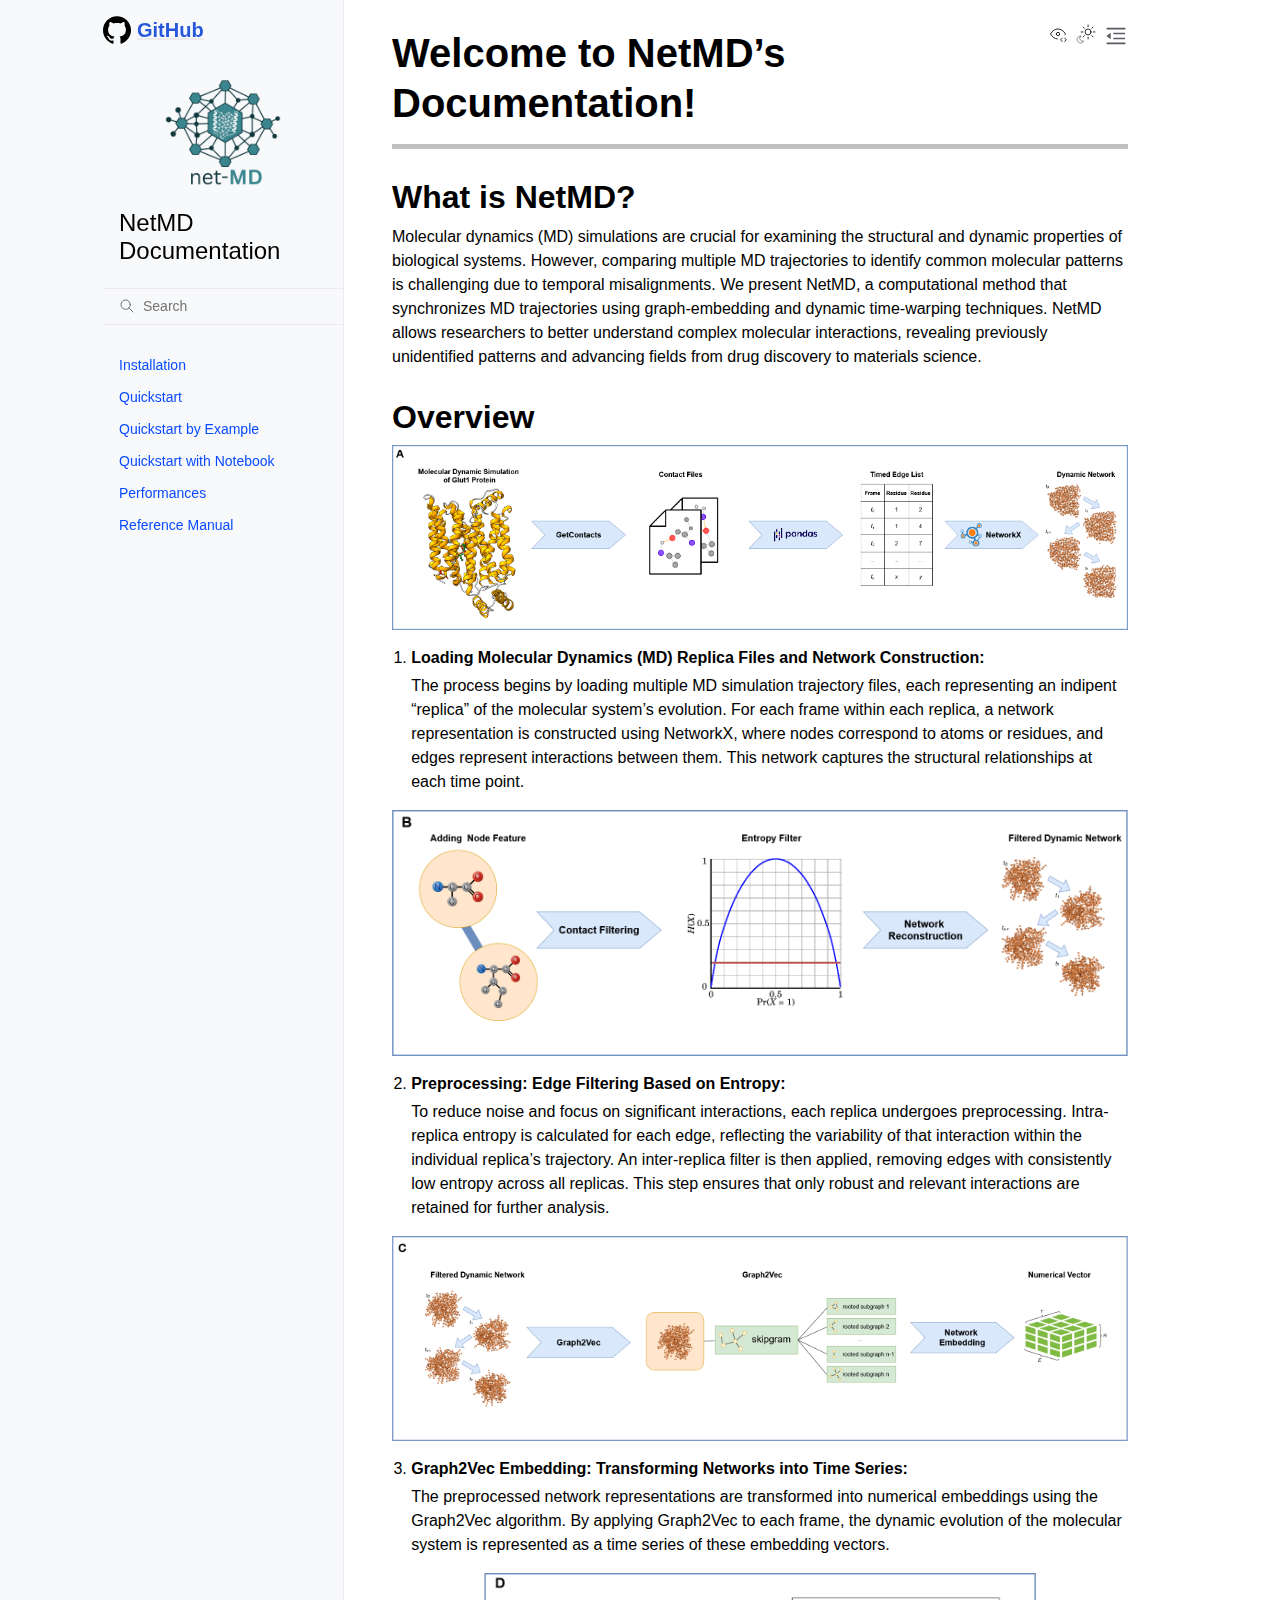
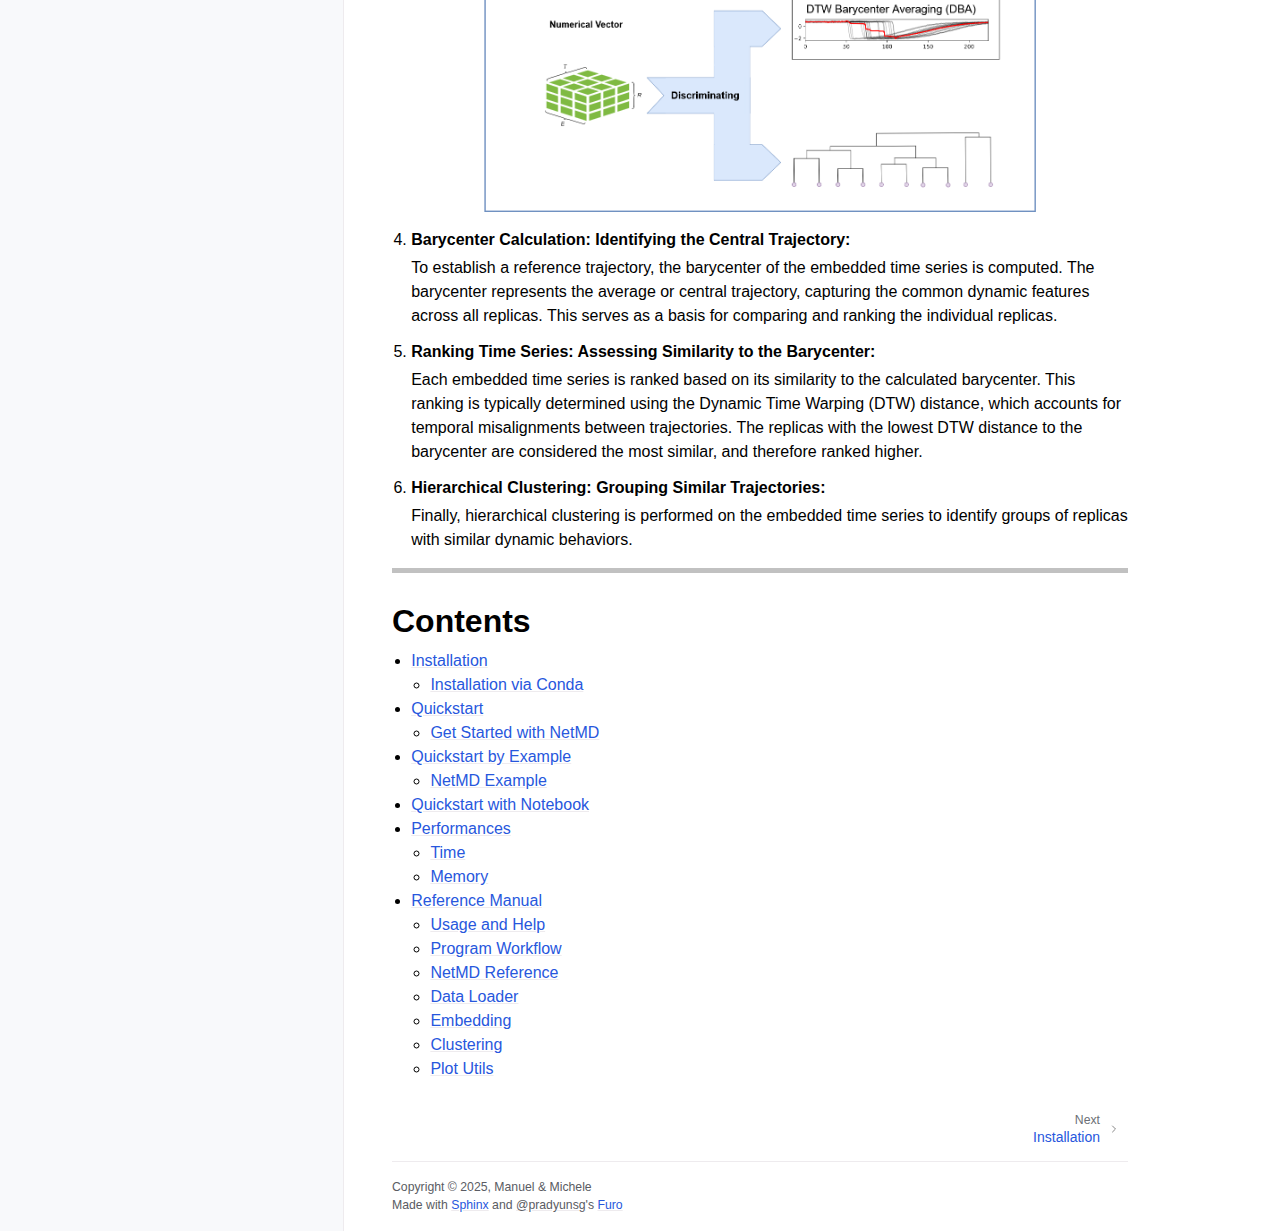
<file: docs/index.html>
<!doctype html>
<html class="no-js" lang="en" data-content_root="./">
  <head><meta charset="utf-8"/>
    <meta name="viewport" content="width=device-width,initial-scale=1"/>
    <meta name="color-scheme" content="light dark"><meta name="generator" content="Docutils 0.18.1: http://docutils.sourceforge.net/" />
<link rel="index" title="Index" href="genindex.html" /><link rel="search" title="Search" href="search.html" /><link rel="next" title="Installation" href="installation.html" />
        <link rel="canonical" href="https://mazzalab.github.io/NetMD/index.html" />

    <link rel="shortcut icon" href="_static/favicon.ico"/><!-- Generated with Sphinx 7.3.7 and Furo 2024.08.06 -->
        <title>NetMD Documentation</title>
      <link rel="stylesheet" type="text/css" href="_static/pygments.css?v=362ab14a" />
    <link rel="stylesheet" type="text/css" href="_static/styles/furo.css?v=354aac6f" />
    <link rel="stylesheet" type="text/css" href="_static/copybutton.css?v=76b2166b" />
    <link rel="stylesheet" type="text/css" href="_static/tabs.css?v=4c969af8" />
    <link rel="stylesheet" type="text/css" href="_static/custom.css?v=4baadba0" />
    <link rel="stylesheet" type="text/css" href="_static/styles/furo-extensions.css?v=302659d7" />
    
    


<style>
  body {
    --color-code-background: #f8f8f8;
  --color-code-foreground: black;
  
  }
  @media not print {
    body[data-theme="dark"] {
      --color-code-background: #202020;
  --color-code-foreground: #d0d0d0;
  
    }
    @media (prefers-color-scheme: dark) {
      body:not([data-theme="light"]) {
        --color-code-background: #202020;
  --color-code-foreground: #d0d0d0;
  
      }
    }
  }
</style></head>
  <body>
    
    <script>
      document.body.dataset.theme = localStorage.getItem("theme") || "auto";
    </script>
    

<svg xmlns="http://www.w3.org/2000/svg" style="display: none;">
  <symbol id="svg-toc" viewBox="0 0 24 24">
    <title>Contents</title>
    <svg stroke="currentColor" fill="currentColor" stroke-width="0" viewBox="0 0 1024 1024">
      <path d="M408 442h480c4.4 0 8-3.6 8-8v-56c0-4.4-3.6-8-8-8H408c-4.4 0-8 3.6-8 8v56c0 4.4 3.6 8 8 8zm-8 204c0 4.4 3.6 8 8 8h480c4.4 0 8-3.6 8-8v-56c0-4.4-3.6-8-8-8H408c-4.4 0-8 3.6-8 8v56zm504-486H120c-4.4 0-8 3.6-8 8v56c0 4.4 3.6 8 8 8h784c4.4 0 8-3.6 8-8v-56c0-4.4-3.6-8-8-8zm0 632H120c-4.4 0-8 3.6-8 8v56c0 4.4 3.6 8 8 8h784c4.4 0 8-3.6 8-8v-56c0-4.4-3.6-8-8-8zM115.4 518.9L271.7 642c5.8 4.6 14.4.5 14.4-6.9V388.9c0-7.4-8.5-11.5-14.4-6.9L115.4 505.1a8.74 8.74 0 0 0 0 13.8z"/>
    </svg>
  </symbol>
  <symbol id="svg-menu" viewBox="0 0 24 24">
    <title>Menu</title>
    <svg xmlns="http://www.w3.org/2000/svg" viewBox="0 0 24 24" fill="none" stroke="currentColor"
      stroke-width="2" stroke-linecap="round" stroke-linejoin="round" class="feather-menu">
      <line x1="3" y1="12" x2="21" y2="12"></line>
      <line x1="3" y1="6" x2="21" y2="6"></line>
      <line x1="3" y1="18" x2="21" y2="18"></line>
    </svg>
  </symbol>
  <symbol id="svg-arrow-right" viewBox="0 0 24 24">
    <title>Expand</title>
    <svg xmlns="http://www.w3.org/2000/svg" viewBox="0 0 24 24" fill="none" stroke="currentColor"
      stroke-width="2" stroke-linecap="round" stroke-linejoin="round" class="feather-chevron-right">
      <polyline points="9 18 15 12 9 6"></polyline>
    </svg>
  </symbol>
  <symbol id="svg-sun" viewBox="0 0 24 24">
    <title>Light mode</title>
    <svg xmlns="http://www.w3.org/2000/svg" viewBox="0 0 24 24" fill="none" stroke="currentColor"
      stroke-width="1" stroke-linecap="round" stroke-linejoin="round" class="feather-sun">
      <circle cx="12" cy="12" r="5"></circle>
      <line x1="12" y1="1" x2="12" y2="3"></line>
      <line x1="12" y1="21" x2="12" y2="23"></line>
      <line x1="4.22" y1="4.22" x2="5.64" y2="5.64"></line>
      <line x1="18.36" y1="18.36" x2="19.78" y2="19.78"></line>
      <line x1="1" y1="12" x2="3" y2="12"></line>
      <line x1="21" y1="12" x2="23" y2="12"></line>
      <line x1="4.22" y1="19.78" x2="5.64" y2="18.36"></line>
      <line x1="18.36" y1="5.64" x2="19.78" y2="4.22"></line>
    </svg>
  </symbol>
  <symbol id="svg-moon" viewBox="0 0 24 24">
    <title>Dark mode</title>
    <svg xmlns="http://www.w3.org/2000/svg" viewBox="0 0 24 24" fill="none" stroke="currentColor"
      stroke-width="1" stroke-linecap="round" stroke-linejoin="round" class="icon-tabler-moon">
      <path stroke="none" d="M0 0h24v24H0z" fill="none" />
      <path d="M12 3c.132 0 .263 0 .393 0a7.5 7.5 0 0 0 7.92 12.446a9 9 0 1 1 -8.313 -12.454z" />
    </svg>
  </symbol>
  <symbol id="svg-sun-with-moon" viewBox="0 0 24 24">
    <title>Auto light/dark, in light mode</title>
    <svg xmlns="http://www.w3.org/2000/svg" viewBox="0 0 24 24" fill="none" stroke="currentColor"
      stroke-width="1" stroke-linecap="round" stroke-linejoin="round"
      class="icon-custom-derived-from-feather-sun-and-tabler-moon">
      <path style="opacity: 50%" d="M 5.411 14.504 C 5.471 14.504 5.532 14.504 5.591 14.504 C 3.639 16.319 4.383 19.569 6.931 20.352 C 7.693 20.586 8.512 20.551 9.25 20.252 C 8.023 23.207 4.056 23.725 2.11 21.184 C 0.166 18.642 1.702 14.949 4.874 14.536 C 5.051 14.512 5.231 14.5 5.411 14.5 L 5.411 14.504 Z"/>
      <line x1="14.5" y1="3.25" x2="14.5" y2="1.25"/>
      <line x1="14.5" y1="15.85" x2="14.5" y2="17.85"/>
      <line x1="10.044" y1="5.094" x2="8.63" y2="3.68"/>
      <line x1="19" y1="14.05" x2="20.414" y2="15.464"/>
      <line x1="8.2" y1="9.55" x2="6.2" y2="9.55"/>
      <line x1="20.8" y1="9.55" x2="22.8" y2="9.55"/>
      <line x1="10.044" y1="14.006" x2="8.63" y2="15.42"/>
      <line x1="19" y1="5.05" x2="20.414" y2="3.636"/>
      <circle cx="14.5" cy="9.55" r="3.6"/>
    </svg>
  </symbol>
  <symbol id="svg-moon-with-sun" viewBox="0 0 24 24">
    <title>Auto light/dark, in dark mode</title>
    <svg xmlns="http://www.w3.org/2000/svg" viewBox="0 0 24 24" fill="none" stroke="currentColor"
      stroke-width="1" stroke-linecap="round" stroke-linejoin="round"
      class="icon-custom-derived-from-feather-sun-and-tabler-moon">
      <path d="M 8.282 7.007 C 8.385 7.007 8.494 7.007 8.595 7.007 C 5.18 10.184 6.481 15.869 10.942 17.24 C 12.275 17.648 13.706 17.589 15 17.066 C 12.851 22.236 5.91 23.143 2.505 18.696 C -0.897 14.249 1.791 7.786 7.342 7.063 C 7.652 7.021 7.965 7 8.282 7 L 8.282 7.007 Z"/>
      <line style="opacity: 50%" x1="18" y1="3.705" x2="18" y2="2.5"/>
      <line style="opacity: 50%" x1="18" y1="11.295" x2="18" y2="12.5"/>
      <line style="opacity: 50%" x1="15.316" y1="4.816" x2="14.464" y2="3.964"/>
      <line style="opacity: 50%" x1="20.711" y1="10.212" x2="21.563" y2="11.063"/>
      <line style="opacity: 50%" x1="14.205" y1="7.5" x2="13.001" y2="7.5"/>
      <line style="opacity: 50%" x1="21.795" y1="7.5" x2="23" y2="7.5"/>
      <line style="opacity: 50%" x1="15.316" y1="10.184" x2="14.464" y2="11.036"/>
      <line style="opacity: 50%" x1="20.711" y1="4.789" x2="21.563" y2="3.937"/>
      <circle style="opacity: 50%" cx="18" cy="7.5" r="2.169"/>
    </svg>
  </symbol>
  <symbol id="svg-pencil" viewBox="0 0 24 24">
    <svg xmlns="http://www.w3.org/2000/svg" viewBox="0 0 24 24" fill="none" stroke="currentColor"
      stroke-width="1" stroke-linecap="round" stroke-linejoin="round" class="icon-tabler-pencil-code">
      <path d="M4 20h4l10.5 -10.5a2.828 2.828 0 1 0 -4 -4l-10.5 10.5v4" />
      <path d="M13.5 6.5l4 4" />
      <path d="M20 21l2 -2l-2 -2" />
      <path d="M17 17l-2 2l2 2" />
    </svg>
  </symbol>
  <symbol id="svg-eye" viewBox="0 0 24 24">
    <svg xmlns="http://www.w3.org/2000/svg" viewBox="0 0 24 24" fill="none" stroke="currentColor"
      stroke-width="1" stroke-linecap="round" stroke-linejoin="round" class="icon-tabler-eye-code">
      <path stroke="none" d="M0 0h24v24H0z" fill="none" />
      <path d="M10 12a2 2 0 1 0 4 0a2 2 0 0 0 -4 0" />
      <path
        d="M11.11 17.958c-3.209 -.307 -5.91 -2.293 -8.11 -5.958c2.4 -4 5.4 -6 9 -6c3.6 0 6.6 2 9 6c-.21 .352 -.427 .688 -.647 1.008" />
      <path d="M20 21l2 -2l-2 -2" />
      <path d="M17 17l-2 2l2 2" />
    </svg>
  </symbol>
</svg>

<input type="checkbox" class="sidebar-toggle" name="__navigation" id="__navigation">
<input type="checkbox" class="sidebar-toggle" name="__toc" id="__toc">
<label class="overlay sidebar-overlay" for="__navigation">
  <div class="visually-hidden">Hide navigation sidebar</div>
</label>
<label class="overlay toc-overlay" for="__toc">
  <div class="visually-hidden">Hide table of contents sidebar</div>
</label>

<a class="skip-to-content muted-link" href="#furo-main-content">Skip to content</a>



<div class="page">
  <header class="mobile-header">
    <div class="header-left">
      <label class="nav-overlay-icon" for="__navigation">
        <div class="visually-hidden">Toggle site navigation sidebar</div>
        <i class="icon"><svg><use href="#svg-menu"></use></svg></i>
      </label>
    </div>
    <div class="header-center">
      <a href="#"><div class="brand">NetMD Documentation</div></a>
    </div>
    <div class="header-right">
      <div class="theme-toggle-container theme-toggle-header">
        <button class="theme-toggle">
          <div class="visually-hidden">Toggle Light / Dark / Auto color theme</div>
          <svg class="theme-icon-when-auto-light"><use href="#svg-sun-with-moon"></use></svg>
          <svg class="theme-icon-when-auto-dark"><use href="#svg-moon-with-sun"></use></svg>
          <svg class="theme-icon-when-dark"><use href="#svg-moon"></use></svg>
          <svg class="theme-icon-when-light"><use href="#svg-sun"></use></svg>
        </button>
      </div>
      <label class="toc-overlay-icon toc-header-icon" for="__toc">
        <div class="visually-hidden">Toggle table of contents sidebar</div>
        <i class="icon"><svg><use href="#svg-toc"></use></svg></i>
      </label>
    </div>
  </header>
  <aside class="sidebar-drawer">
    <div class="sidebar-container">
      
      <div class="sidebar-sticky"><style>
  .sidebar-github-link a:visited {
    color: #0366d6 !important;
  }
  .sidebar-github-link a {
    font-size: 1.25em;
  }
  .sidebar-github-link svg {
    width: 28px;
    height: 28px;
  }
</style>
<div class="sidebar-github-link" style="margin: 1em 0; display: flex; align-items: center; gap: 0.5em;">
  <a href="https://github.com/mazzalab/NetMD" target="_blank" rel="noopener" style="font-weight: bold; display: flex; align-items: center; gap: 0.3em;">
    <svg xmlns="http://www.w3.org/2000/svg" viewBox="0 0 24 24" style="vertical-align: middle;"><path d="M12 0.297c-6.63 0-12 5.373-12 12 0 5.303 3.438 9.8 8.205 11.387 0.6 0.113 0.82-0.258 0.82-0.577 0-0.285-0.011-1.04-0.017-2.04-3.338 0.726-4.042-1.61-4.042-1.61-0.546-1.387-1.333-1.756-1.333-1.756-1.089-0.745 0.083-0.729 0.083-0.729 1.205 0.084 1.84 1.236 1.84 1.236 1.07 1.834 2.809 1.304 3.495 0.997 0.108-0.775 0.418-1.305 0.762-1.605-2.665-0.305-5.466-1.334-5.466-5.931 0-1.31 0.469-2.381 1.236-3.221-0.124-0.303-0.535-1.523 0.117-3.176 0 0 1.008-0.322 3.301 1.23 0.957-0.266 1.983-0.399 3.003-0.404 1.02 0.005 2.047 0.138 3.006 0.404 2.291-1.553 3.297-1.23 3.297-1.23 0.653 1.653 0.242 2.873 0.119 3.176 0.77 0.84 1.235 1.911 1.235 3.221 0 4.609-2.804 5.624-5.475 5.921 0.43 0.372 0.823 1.102 0.823 2.222 0 1.606-0.015 2.898-0.015 3.293 0 0.322 0.216 0.694 0.825 0.576 4.765-1.589 8.199-6.085 8.199-11.386 0-6.627-5.373-12-12-12z"/></svg>
    GitHub
  </a>
</div><a class="sidebar-brand" href="#">
  
  <div class="sidebar-logo-container">
    <img class="sidebar-logo only-light" src="_static//img/netmd_logo_def.png" alt="Light Logo"/>
    <img class="sidebar-logo only-dark" src="_static//img/netmd_logo_def.png" alt="Dark Logo"/>
  </div>
  
  <span class="sidebar-brand-text">NetMD Documentation</span>
  
</a><form class="sidebar-search-container" method="get" action="search.html" role="search">
  <input class="sidebar-search" placeholder="Search" name="q" aria-label="Search">
  <input type="hidden" name="check_keywords" value="yes">
  <input type="hidden" name="area" value="default">
</form>
<div id="searchbox"></div><div class="sidebar-tree">
  <ul>
<li class="toctree-l1"><a class="reference internal" href="installation.html">Installation</a></li>
<li class="toctree-l1"><a class="reference internal" href="quickstart.html">Quickstart</a></li>
<li class="toctree-l1"><a class="reference internal" href="quickstart_example.html">Quickstart by Example</a></li>
<li class="toctree-l1"><a class="reference internal" href="quickstart_notebook.html">Quickstart with Notebook</a></li>
<li class="toctree-l1"><a class="reference internal" href="performance.html">Performances</a></li>
<li class="toctree-l1"><a class="reference internal" href="reference_manual.html">Reference Manual</a></li>
</ul>

</div>

      </div>
      
    </div>
  </aside>
  <div class="main">
    <div class="content">
      <div class="article-container">
        <a href="#" class="back-to-top muted-link">
          <svg xmlns="http://www.w3.org/2000/svg" viewBox="0 0 24 24">
            <path d="M13 20h-2V8l-5.5 5.5-1.42-1.42L12 4.16l7.92 7.92-1.42 1.42L13 8v12z"></path>
          </svg>
          <span>Back to top</span>
        </a>
        <div class="content-icon-container">
          <div class="view-this-page">
  <a class="muted-link" href="_sources/index.rst.txt" title="View this page">
    <svg><use href="#svg-eye"></use></svg>
    <span class="visually-hidden">View this page</span>
  </a>
</div>
<div class="theme-toggle-container theme-toggle-content">
            <button class="theme-toggle">
              <div class="visually-hidden">Toggle Light / Dark / Auto color theme</div>
              <svg class="theme-icon-when-auto-light"><use href="#svg-sun-with-moon"></use></svg>
              <svg class="theme-icon-when-auto-dark"><use href="#svg-moon-with-sun"></use></svg>
              <svg class="theme-icon-when-dark"><use href="#svg-moon"></use></svg>
              <svg class="theme-icon-when-light"><use href="#svg-sun"></use></svg>
            </button>
          </div>
          <label class="toc-overlay-icon toc-content-icon" for="__toc">
            <div class="visually-hidden">Toggle table of contents sidebar</div>
            <i class="icon"><svg><use href="#svg-toc"></use></svg></i>
          </label>
        </div>
        <article role="main" id="furo-main-content">
          <section id="welcome-to-netmd-s-documentation">
<h1>Welcome to NetMD’s Documentation!<a class="headerlink" href="#welcome-to-netmd-s-documentation" title="Link to this heading">¶</a></h1>
<div class="toctree-wrapper compound">
</div>
<hr class="text-linebreak"><section id="what-is-netmd">
<h2>What is NetMD?<a class="headerlink" href="#what-is-netmd" title="Link to this heading">¶</a></h2>
<p>Molecular dynamics (MD) simulations are crucial for examining the structural and dynamic properties of biological systems. However, comparing multiple MD trajectories to identify common molecular patterns is challenging due to temporal misalignments. We present NetMD, a computational method that synchronizes MD trajectories using graph-embedding and dynamic time-warping techniques. NetMD allows researchers to better understand complex molecular interactions, revealing previously unidentified patterns and advancing fields from drug discovery to materials science.</p>
</section>
<section id="overview">
<h2>Overview<a class="headerlink" href="#overview" title="Link to this heading">¶</a></h2>
<img alt="load MD Image" class="only-light" src="_images/workflow_A.png" />
<img alt="load MD Image" class="only-dark" src="_images/workflow_A_dark.png" />
<ol class="arabic">
<li><p><strong>Loading Molecular Dynamics (MD) Replica Files and Network Construction:</strong></p>
<p>The process begins by loading multiple MD simulation trajectory files, each representing an indipent “replica” of the molecular system’s evolution.
For each frame within each replica, a network representation is constructed using NetworkX, where nodes correspond to atoms or residues, and edges represent interactions between them. This network captures the structural relationships at each time point.</p>
</li>
</ol>
<img alt="filtering NetMD Image" class="only-light" src="_images/workflow_B.png" />
<img alt="filtering NetMD Image" class="only-dark" src="_images/workflow_B_dark.png" />
<ol class="arabic" start="2">
<li><p><strong>Preprocessing: Edge Filtering Based on Entropy:</strong></p>
<p>To reduce noise and focus on significant interactions, each replica undergoes preprocessing.
Intra-replica entropy is calculated for each edge, reflecting the variability of that interaction within the individual replica’s trajectory.
An inter-replica filter is then applied, removing edges with consistently low entropy across all replicas. This step ensures that only robust and relevant interactions are retained for further analysis.</p>
</li>
</ol>
<img alt="graph2vec NetMD Image" class="only-light" src="_images/workflow_C.png" />
<img alt="graph2vec NetMD Image" class="only-dark" src="_images/workflow_C_dark.png" />
<ol class="arabic" start="3">
<li><p><strong>Graph2Vec Embedding: Transforming Networks into Time Series:</strong></p>
<p>The preprocessed network representations are transformed into numerical embeddings using the Graph2Vec algorithm.
By applying Graph2Vec to each frame, the dynamic evolution of the molecular system is represented as a time series of these embedding vectors.</p>
</li>
</ol>
<img alt="alignment NetMD Image" class="only-light align-center" src="_images/workflow_D.png" style="width: 75%;" />
<img alt="alignment NetMD Image" class="only-dark align-center" src="_images/workflow_D_dark.png" style="width: 75%;" />
<ol class="arabic" start="4">
<li><p><strong>Barycenter Calculation: Identifying the Central Trajectory:</strong></p>
<p>To establish a reference trajectory, the barycenter of the embedded time series is computed.
The barycenter represents the average or central trajectory, capturing the common dynamic features across all replicas. This serves as a basis for comparing and ranking the individual replicas.</p>
</li>
<li><p><strong>Ranking Time Series: Assessing Similarity to the Barycenter:</strong></p>
<p>Each embedded time series is ranked based on its similarity to the calculated barycenter.
This ranking is typically determined using the Dynamic Time Warping (DTW) distance, which accounts for temporal misalignments between trajectories.
The replicas with the lowest DTW distance to the barycenter are considered the most similar, and therefore ranked higher.</p>
</li>
<li><p><strong>Hierarchical Clustering: Grouping Similar Trajectories:</strong></p>
<p>Finally, hierarchical clustering is performed on the embedded time series to identify groups of replicas with similar dynamic behaviors.</p>
</li>
</ol>
<hr class="text-linebreak"></section>
<section id="contents">
<h2>Contents<a class="headerlink" href="#contents" title="Link to this heading">¶</a></h2>
<div class="toctree-wrapper compound">
<ul>
<li class="toctree-l1"><a class="reference internal" href="installation.html">Installation</a><ul>
<li class="toctree-l2"><a class="reference internal" href="installation.html#installation-via-conda">Installation via Conda</a></li>
</ul>
</li>
<li class="toctree-l1"><a class="reference internal" href="quickstart.html">Quickstart</a><ul>
<li class="toctree-l2"><a class="reference internal" href="quickstart.html#get-started-with-netmd">Get Started with NetMD</a></li>
</ul>
</li>
<li class="toctree-l1"><a class="reference internal" href="quickstart_example.html">Quickstart by Example</a><ul>
<li class="toctree-l2"><a class="reference internal" href="quickstart_example.html#netmd-example">NetMD Example</a></li>
</ul>
</li>
<li class="toctree-l1"><a class="reference internal" href="quickstart_notebook.html">Quickstart with Notebook</a></li>
<li class="toctree-l1"><a class="reference internal" href="performance.html">Performances</a><ul>
<li class="toctree-l2"><a class="reference internal" href="performance.html#time">Time</a></li>
<li class="toctree-l2"><a class="reference internal" href="performance.html#memory">Memory</a></li>
</ul>
</li>
<li class="toctree-l1"><a class="reference internal" href="reference_manual.html">Reference Manual</a><ul>
<li class="toctree-l2"><a class="reference internal" href="reference_manual.html#usage-and-help">Usage and Help</a></li>
<li class="toctree-l2"><a class="reference internal" href="reference_manual.html#program-workflow">Program Workflow</a></li>
<li class="toctree-l2"><a class="reference internal" href="reference_manual.html#netmd-reference">NetMD Reference</a></li>
<li class="toctree-l2"><a class="reference internal" href="reference_manual.html#data-loader">Data Loader</a></li>
<li class="toctree-l2"><a class="reference internal" href="reference_manual.html#embedding">Embedding</a></li>
<li class="toctree-l2"><a class="reference internal" href="reference_manual.html#clustering">Clustering</a></li>
<li class="toctree-l2"><a class="reference internal" href="reference_manual.html#plot-utils">Plot Utils</a></li>
</ul>
</li>
</ul>
</div>
</section>
</section>

        </article>
      </div>
      <footer>
        
        <div class="related-pages">
          <a class="next-page" href="installation.html">
              <div class="page-info">
                <div class="context">
                  <span>Next</span>
                </div>
                <div class="title">Installation</div>
              </div>
              <svg class="furo-related-icon"><use href="#svg-arrow-right"></use></svg>
            </a>
          
        </div>
        <div class="bottom-of-page">
          <div class="left-details">
            <div class="copyright">
                Copyright &#169; 2025, Manuel &amp; Michele
            </div>
            Made with <a href="https://www.sphinx-doc.org/">Sphinx</a> and <a class="muted-link" href="https://pradyunsg.me">@pradyunsg</a>'s
            
            <a href="https://github.com/pradyunsg/furo">Furo</a>
            
          </div>
          <div class="right-details">
            
          </div>
        </div>
        
      </footer>
    </div>
    <aside class="toc-drawer">
      
      
      <div class="toc-sticky toc-scroll">
        <div class="toc-title-container">
          <span class="toc-title">
            On this page
          </span>
        </div>
        <div class="toc-tree-container">
          <div class="toc-tree">
            <ul>
<li><a class="reference internal" href="#">Welcome to NetMD’s Documentation!</a><ul>
<li><a class="reference internal" href="#what-is-netmd">What is NetMD?</a></li>
<li><a class="reference internal" href="#overview">Overview</a></li>
<li><a class="reference internal" href="#contents">Contents</a></li>
</ul>
</li>
</ul>

          </div>
        </div>
      </div>
      
      
    </aside>
  </div>
</div><script src="_static/documentation_options.js?v=8d563738"></script>
    <script src="_static/doctools.js?v=9a2dae69"></script>
    <script src="_static/sphinx_highlight.js?v=dc90522c"></script>
    <script src="_static/scripts/furo.js?v=5fa4622c"></script>
    <script src="_static/clipboard.min.js?v=a7894cd8"></script>
    <script src="_static/copybutton.js?v=f281be69"></script>
    <script src="_static/tabs.js?v=3ee01567"></script>
    </body>
</html>
</file>
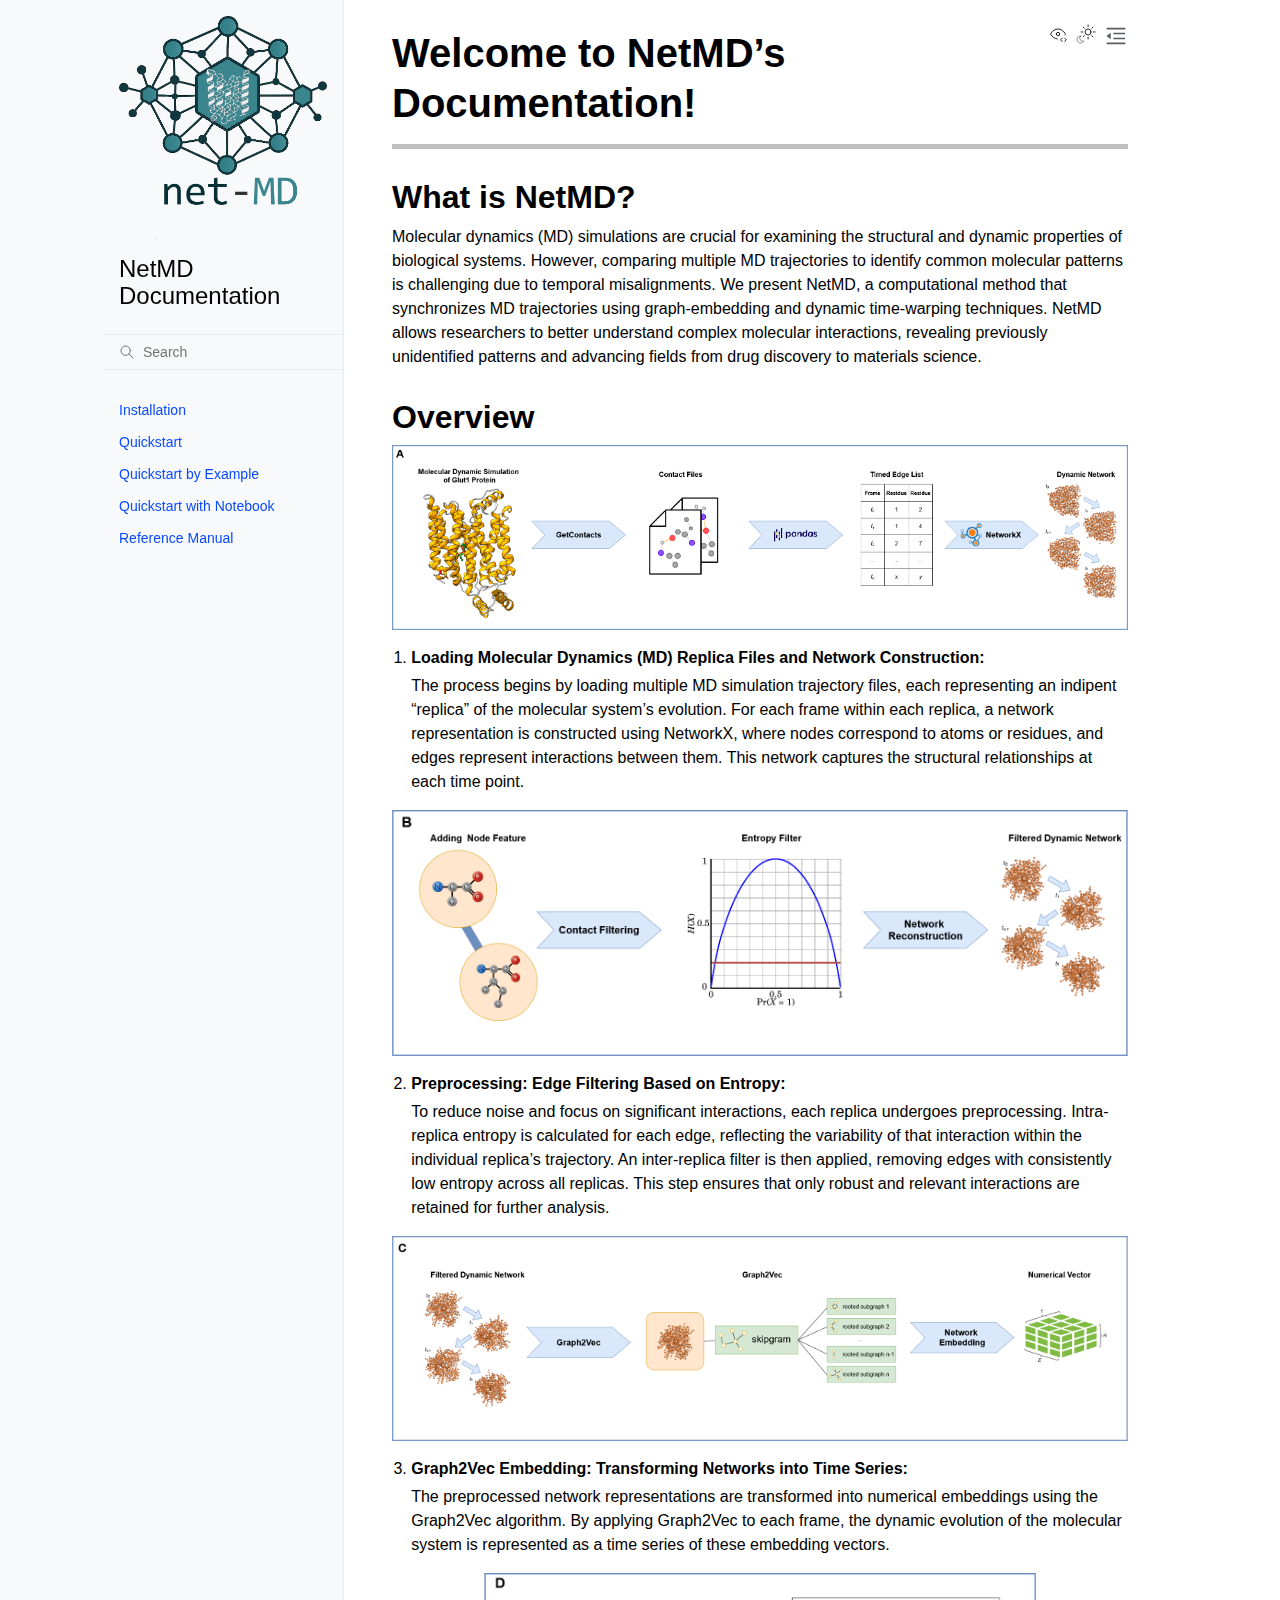
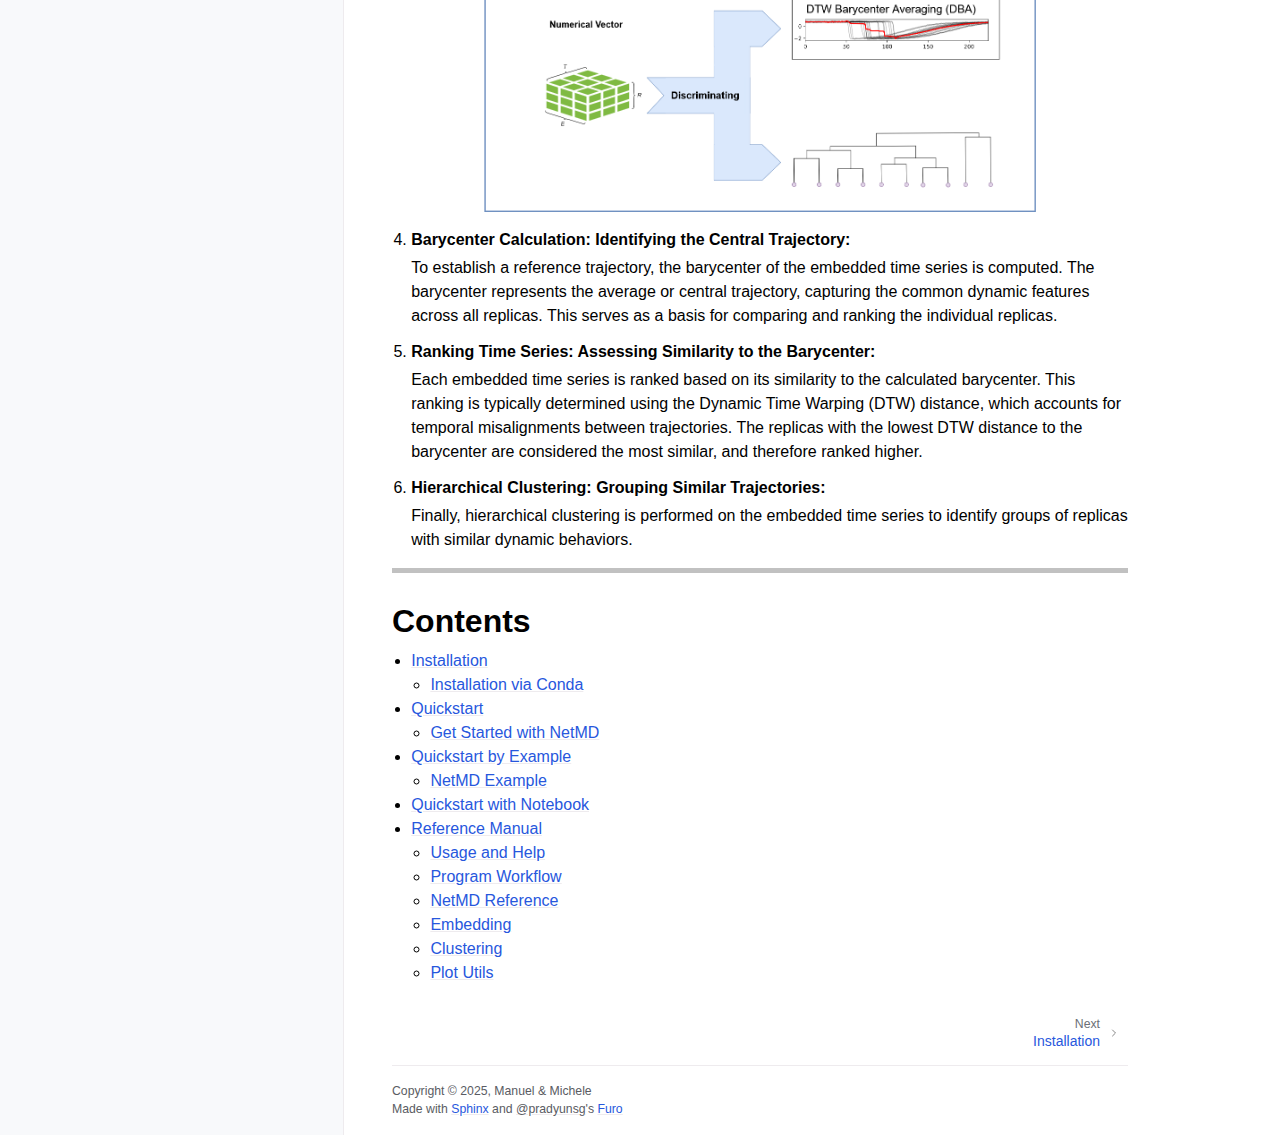
<file: docs/html/index.html>
<!doctype html>
<html class="no-js" lang="en" data-content_root="./">
  <head><meta charset="utf-8"/>
    <meta name="viewport" content="width=device-width,initial-scale=1"/>
    <meta name="color-scheme" content="light dark"><meta name="generator" content="Docutils 0.18.1: http://docutils.sourceforge.net/" />
<link rel="index" title="Index" href="genindex.html" /><link rel="search" title="Search" href="search.html" /><link rel="next" title="Installation" href="installation.html" />

    <link rel="shortcut icon" href="_static/favicon.ico"/><!-- Generated with Sphinx 7.3.7 and Furo 2024.08.06 -->
        <title>NetMD Documentation</title>
      <link rel="stylesheet" type="text/css" href="_static/pygments.css?v=362ab14a" />
    <link rel="stylesheet" type="text/css" href="_static/styles/furo.css?v=354aac6f" />
    <link rel="stylesheet" type="text/css" href="_static/copybutton.css?v=76b2166b" />
    <link rel="stylesheet" type="text/css" href="_static/tabs.css?v=4c969af8" />
    <link rel="stylesheet" type="text/css" href="_static/custom.css?v=e39fa483" />
    <link rel="stylesheet" type="text/css" href="_static/styles/furo-extensions.css?v=302659d7" />
    
    


<style>
  body {
    --color-code-background: #f8f8f8;
  --color-code-foreground: black;
  
  }
  @media not print {
    body[data-theme="dark"] {
      --color-code-background: #202020;
  --color-code-foreground: #d0d0d0;
  
    }
    @media (prefers-color-scheme: dark) {
      body:not([data-theme="light"]) {
        --color-code-background: #202020;
  --color-code-foreground: #d0d0d0;
  
      }
    }
  }
</style></head>
  <body>
    
    <script>
      document.body.dataset.theme = localStorage.getItem("theme") || "auto";
    </script>
    

<svg xmlns="http://www.w3.org/2000/svg" style="display: none;">
  <symbol id="svg-toc" viewBox="0 0 24 24">
    <title>Contents</title>
    <svg stroke="currentColor" fill="currentColor" stroke-width="0" viewBox="0 0 1024 1024">
      <path d="M408 442h480c4.4 0 8-3.6 8-8v-56c0-4.4-3.6-8-8-8H408c-4.4 0-8 3.6-8 8v56c0 4.4 3.6 8 8 8zm-8 204c0 4.4 3.6 8 8 8h480c4.4 0 8-3.6 8-8v-56c0-4.4-3.6-8-8-8H408c-4.4 0-8 3.6-8 8v56zm504-486H120c-4.4 0-8 3.6-8 8v56c0 4.4 3.6 8 8 8h784c4.4 0 8-3.6 8-8v-56c0-4.4-3.6-8-8-8zm0 632H120c-4.4 0-8 3.6-8 8v56c0 4.4 3.6 8 8 8h784c4.4 0 8-3.6 8-8v-56c0-4.4-3.6-8-8-8zM115.4 518.9L271.7 642c5.8 4.6 14.4.5 14.4-6.9V388.9c0-7.4-8.5-11.5-14.4-6.9L115.4 505.1a8.74 8.74 0 0 0 0 13.8z"/>
    </svg>
  </symbol>
  <symbol id="svg-menu" viewBox="0 0 24 24">
    <title>Menu</title>
    <svg xmlns="http://www.w3.org/2000/svg" viewBox="0 0 24 24" fill="none" stroke="currentColor"
      stroke-width="2" stroke-linecap="round" stroke-linejoin="round" class="feather-menu">
      <line x1="3" y1="12" x2="21" y2="12"></line>
      <line x1="3" y1="6" x2="21" y2="6"></line>
      <line x1="3" y1="18" x2="21" y2="18"></line>
    </svg>
  </symbol>
  <symbol id="svg-arrow-right" viewBox="0 0 24 24">
    <title>Expand</title>
    <svg xmlns="http://www.w3.org/2000/svg" viewBox="0 0 24 24" fill="none" stroke="currentColor"
      stroke-width="2" stroke-linecap="round" stroke-linejoin="round" class="feather-chevron-right">
      <polyline points="9 18 15 12 9 6"></polyline>
    </svg>
  </symbol>
  <symbol id="svg-sun" viewBox="0 0 24 24">
    <title>Light mode</title>
    <svg xmlns="http://www.w3.org/2000/svg" viewBox="0 0 24 24" fill="none" stroke="currentColor"
      stroke-width="1" stroke-linecap="round" stroke-linejoin="round" class="feather-sun">
      <circle cx="12" cy="12" r="5"></circle>
      <line x1="12" y1="1" x2="12" y2="3"></line>
      <line x1="12" y1="21" x2="12" y2="23"></line>
      <line x1="4.22" y1="4.22" x2="5.64" y2="5.64"></line>
      <line x1="18.36" y1="18.36" x2="19.78" y2="19.78"></line>
      <line x1="1" y1="12" x2="3" y2="12"></line>
      <line x1="21" y1="12" x2="23" y2="12"></line>
      <line x1="4.22" y1="19.78" x2="5.64" y2="18.36"></line>
      <line x1="18.36" y1="5.64" x2="19.78" y2="4.22"></line>
    </svg>
  </symbol>
  <symbol id="svg-moon" viewBox="0 0 24 24">
    <title>Dark mode</title>
    <svg xmlns="http://www.w3.org/2000/svg" viewBox="0 0 24 24" fill="none" stroke="currentColor"
      stroke-width="1" stroke-linecap="round" stroke-linejoin="round" class="icon-tabler-moon">
      <path stroke="none" d="M0 0h24v24H0z" fill="none" />
      <path d="M12 3c.132 0 .263 0 .393 0a7.5 7.5 0 0 0 7.92 12.446a9 9 0 1 1 -8.313 -12.454z" />
    </svg>
  </symbol>
  <symbol id="svg-sun-with-moon" viewBox="0 0 24 24">
    <title>Auto light/dark, in light mode</title>
    <svg xmlns="http://www.w3.org/2000/svg" viewBox="0 0 24 24" fill="none" stroke="currentColor"
      stroke-width="1" stroke-linecap="round" stroke-linejoin="round"
      class="icon-custom-derived-from-feather-sun-and-tabler-moon">
      <path style="opacity: 50%" d="M 5.411 14.504 C 5.471 14.504 5.532 14.504 5.591 14.504 C 3.639 16.319 4.383 19.569 6.931 20.352 C 7.693 20.586 8.512 20.551 9.25 20.252 C 8.023 23.207 4.056 23.725 2.11 21.184 C 0.166 18.642 1.702 14.949 4.874 14.536 C 5.051 14.512 5.231 14.5 5.411 14.5 L 5.411 14.504 Z"/>
      <line x1="14.5" y1="3.25" x2="14.5" y2="1.25"/>
      <line x1="14.5" y1="15.85" x2="14.5" y2="17.85"/>
      <line x1="10.044" y1="5.094" x2="8.63" y2="3.68"/>
      <line x1="19" y1="14.05" x2="20.414" y2="15.464"/>
      <line x1="8.2" y1="9.55" x2="6.2" y2="9.55"/>
      <line x1="20.8" y1="9.55" x2="22.8" y2="9.55"/>
      <line x1="10.044" y1="14.006" x2="8.63" y2="15.42"/>
      <line x1="19" y1="5.05" x2="20.414" y2="3.636"/>
      <circle cx="14.5" cy="9.55" r="3.6"/>
    </svg>
  </symbol>
  <symbol id="svg-moon-with-sun" viewBox="0 0 24 24">
    <title>Auto light/dark, in dark mode</title>
    <svg xmlns="http://www.w3.org/2000/svg" viewBox="0 0 24 24" fill="none" stroke="currentColor"
      stroke-width="1" stroke-linecap="round" stroke-linejoin="round"
      class="icon-custom-derived-from-feather-sun-and-tabler-moon">
      <path d="M 8.282 7.007 C 8.385 7.007 8.494 7.007 8.595 7.007 C 5.18 10.184 6.481 15.869 10.942 17.24 C 12.275 17.648 13.706 17.589 15 17.066 C 12.851 22.236 5.91 23.143 2.505 18.696 C -0.897 14.249 1.791 7.786 7.342 7.063 C 7.652 7.021 7.965 7 8.282 7 L 8.282 7.007 Z"/>
      <line style="opacity: 50%" x1="18" y1="3.705" x2="18" y2="2.5"/>
      <line style="opacity: 50%" x1="18" y1="11.295" x2="18" y2="12.5"/>
      <line style="opacity: 50%" x1="15.316" y1="4.816" x2="14.464" y2="3.964"/>
      <line style="opacity: 50%" x1="20.711" y1="10.212" x2="21.563" y2="11.063"/>
      <line style="opacity: 50%" x1="14.205" y1="7.5" x2="13.001" y2="7.5"/>
      <line style="opacity: 50%" x1="21.795" y1="7.5" x2="23" y2="7.5"/>
      <line style="opacity: 50%" x1="15.316" y1="10.184" x2="14.464" y2="11.036"/>
      <line style="opacity: 50%" x1="20.711" y1="4.789" x2="21.563" y2="3.937"/>
      <circle style="opacity: 50%" cx="18" cy="7.5" r="2.169"/>
    </svg>
  </symbol>
  <symbol id="svg-pencil" viewBox="0 0 24 24">
    <svg xmlns="http://www.w3.org/2000/svg" viewBox="0 0 24 24" fill="none" stroke="currentColor"
      stroke-width="1" stroke-linecap="round" stroke-linejoin="round" class="icon-tabler-pencil-code">
      <path d="M4 20h4l10.5 -10.5a2.828 2.828 0 1 0 -4 -4l-10.5 10.5v4" />
      <path d="M13.5 6.5l4 4" />
      <path d="M20 21l2 -2l-2 -2" />
      <path d="M17 17l-2 2l2 2" />
    </svg>
  </symbol>
  <symbol id="svg-eye" viewBox="0 0 24 24">
    <svg xmlns="http://www.w3.org/2000/svg" viewBox="0 0 24 24" fill="none" stroke="currentColor"
      stroke-width="1" stroke-linecap="round" stroke-linejoin="round" class="icon-tabler-eye-code">
      <path stroke="none" d="M0 0h24v24H0z" fill="none" />
      <path d="M10 12a2 2 0 1 0 4 0a2 2 0 0 0 -4 0" />
      <path
        d="M11.11 17.958c-3.209 -.307 -5.91 -2.293 -8.11 -5.958c2.4 -4 5.4 -6 9 -6c3.6 0 6.6 2 9 6c-.21 .352 -.427 .688 -.647 1.008" />
      <path d="M20 21l2 -2l-2 -2" />
      <path d="M17 17l-2 2l2 2" />
    </svg>
  </symbol>
</svg>

<input type="checkbox" class="sidebar-toggle" name="__navigation" id="__navigation">
<input type="checkbox" class="sidebar-toggle" name="__toc" id="__toc">
<label class="overlay sidebar-overlay" for="__navigation">
  <div class="visually-hidden">Hide navigation sidebar</div>
</label>
<label class="overlay toc-overlay" for="__toc">
  <div class="visually-hidden">Hide table of contents sidebar</div>
</label>

<a class="skip-to-content muted-link" href="#furo-main-content">Skip to content</a>



<div class="page">
  <header class="mobile-header">
    <div class="header-left">
      <label class="nav-overlay-icon" for="__navigation">
        <div class="visually-hidden">Toggle site navigation sidebar</div>
        <i class="icon"><svg><use href="#svg-menu"></use></svg></i>
      </label>
    </div>
    <div class="header-center">
      <a href="#"><div class="brand">NetMD Documentation</div></a>
    </div>
    <div class="header-right">
      <div class="theme-toggle-container theme-toggle-header">
        <button class="theme-toggle">
          <div class="visually-hidden">Toggle Light / Dark / Auto color theme</div>
          <svg class="theme-icon-when-auto-light"><use href="#svg-sun-with-moon"></use></svg>
          <svg class="theme-icon-when-auto-dark"><use href="#svg-moon-with-sun"></use></svg>
          <svg class="theme-icon-when-dark"><use href="#svg-moon"></use></svg>
          <svg class="theme-icon-when-light"><use href="#svg-sun"></use></svg>
        </button>
      </div>
      <label class="toc-overlay-icon toc-header-icon" for="__toc">
        <div class="visually-hidden">Toggle table of contents sidebar</div>
        <i class="icon"><svg><use href="#svg-toc"></use></svg></i>
      </label>
    </div>
  </header>
  <aside class="sidebar-drawer">
    <div class="sidebar-container">
      
      <div class="sidebar-sticky"><a class="sidebar-brand" href="#">
  
  <div class="sidebar-logo-container">
    <img class="sidebar-logo only-light" src="_static//img/netmd_logo_def.png" alt="Light Logo"/>
    <img class="sidebar-logo only-dark" src="_static//img/netmd_logo_def.png" alt="Dark Logo"/>
  </div>
  
  <span class="sidebar-brand-text">NetMD Documentation</span>
  
</a><form class="sidebar-search-container" method="get" action="search.html" role="search">
  <input class="sidebar-search" placeholder="Search" name="q" aria-label="Search">
  <input type="hidden" name="check_keywords" value="yes">
  <input type="hidden" name="area" value="default">
</form>
<div id="searchbox"></div><div class="sidebar-scroll"><div class="sidebar-tree">
  <ul>
<li class="toctree-l1"><a class="reference internal" href="installation.html">Installation</a></li>
<li class="toctree-l1"><a class="reference internal" href="quickstart.html">Quickstart</a></li>
<li class="toctree-l1"><a class="reference internal" href="quickstart_example.html">Quickstart by Example</a></li>
<li class="toctree-l1"><a class="reference internal" href="quickstart_notebook.html">Quickstart with Notebook</a></li>
<li class="toctree-l1"><a class="reference internal" href="reference_manual.html">Reference Manual</a></li>
</ul>

</div>
</div>

      </div>
      
    </div>
  </aside>
  <div class="main">
    <div class="content">
      <div class="article-container">
        <a href="#" class="back-to-top muted-link">
          <svg xmlns="http://www.w3.org/2000/svg" viewBox="0 0 24 24">
            <path d="M13 20h-2V8l-5.5 5.5-1.42-1.42L12 4.16l7.92 7.92-1.42 1.42L13 8v12z"></path>
          </svg>
          <span>Back to top</span>
        </a>
        <div class="content-icon-container">
          <div class="view-this-page">
  <a class="muted-link" href="_sources/index.rst.txt" title="View this page">
    <svg><use href="#svg-eye"></use></svg>
    <span class="visually-hidden">View this page</span>
  </a>
</div>
<div class="theme-toggle-container theme-toggle-content">
            <button class="theme-toggle">
              <div class="visually-hidden">Toggle Light / Dark / Auto color theme</div>
              <svg class="theme-icon-when-auto-light"><use href="#svg-sun-with-moon"></use></svg>
              <svg class="theme-icon-when-auto-dark"><use href="#svg-moon-with-sun"></use></svg>
              <svg class="theme-icon-when-dark"><use href="#svg-moon"></use></svg>
              <svg class="theme-icon-when-light"><use href="#svg-sun"></use></svg>
            </button>
          </div>
          <label class="toc-overlay-icon toc-content-icon" for="__toc">
            <div class="visually-hidden">Toggle table of contents sidebar</div>
            <i class="icon"><svg><use href="#svg-toc"></use></svg></i>
          </label>
        </div>
        <article role="main" id="furo-main-content">
          <section id="welcome-to-netmd-s-documentation">
<h1>Welcome to NetMD’s Documentation!<a class="headerlink" href="#welcome-to-netmd-s-documentation" title="Link to this heading">¶</a></h1>
<div class="toctree-wrapper compound">
</div>
<hr class="text-linebreak"><section id="what-is-netmd">
<h2>What is NetMD?<a class="headerlink" href="#what-is-netmd" title="Link to this heading">¶</a></h2>
<p>Molecular dynamics (MD) simulations are crucial for examining the structural and dynamic properties of biological systems. However, comparing multiple MD trajectories to identify common molecular patterns is challenging due to temporal misalignments. We present NetMD, a computational method that synchronizes MD trajectories using graph-embedding and dynamic time-warping techniques. NetMD allows researchers to better understand complex molecular interactions, revealing previously unidentified patterns and advancing fields from drug discovery to materials science.</p>
</section>
<section id="overview">
<h2>Overview<a class="headerlink" href="#overview" title="Link to this heading">¶</a></h2>
<img alt="load MD Image" class="only-light" src="_images/workflow_A.png" />
<img alt="load MD Image" class="only-dark" src="_images/workflow_A_dark.png" />
<ol class="arabic">
<li><p><strong>Loading Molecular Dynamics (MD) Replica Files and Network Construction:</strong></p>
<p>The process begins by loading multiple MD simulation trajectory files, each representing an indipent “replica” of the molecular system’s evolution.
For each frame within each replica, a network representation is constructed using NetworkX, where nodes correspond to atoms or residues, and edges represent interactions between them. This network captures the structural relationships at each time point.</p>
</li>
</ol>
<img alt="filtering NetMD Image" class="only-light" src="_images/workflow_B.png" />
<img alt="filtering NetMD Image" class="only-dark" src="_images/workflow_B_dark.png" />
<ol class="arabic" start="2">
<li><p><strong>Preprocessing: Edge Filtering Based on Entropy:</strong></p>
<p>To reduce noise and focus on significant interactions, each replica undergoes preprocessing.
Intra-replica entropy is calculated for each edge, reflecting the variability of that interaction within the individual replica’s trajectory.
An inter-replica filter is then applied, removing edges with consistently low entropy across all replicas. This step ensures that only robust and relevant interactions are retained for further analysis.</p>
</li>
</ol>
<img alt="graph2vec NetMD Image" class="only-light" src="_images/workflow_C.png" />
<img alt="graph2vec NetMD Image" class="only-dark" src="_images/workflow_C_dark.png" />
<ol class="arabic" start="3">
<li><p><strong>Graph2Vec Embedding: Transforming Networks into Time Series:</strong></p>
<p>The preprocessed network representations are transformed into numerical embeddings using the Graph2Vec algorithm.
By applying Graph2Vec to each frame, the dynamic evolution of the molecular system is represented as a time series of these embedding vectors.</p>
</li>
</ol>
<img alt="alignment NetMD Image" class="only-light align-center" src="_images/workflow_D.png" style="width: 75%;" />
<img alt="alignment NetMD Image" class="only-dark align-center" src="_images/workflow_D_dark.png" style="width: 75%;" />
<ol class="arabic" start="4">
<li><p><strong>Barycenter Calculation: Identifying the Central Trajectory:</strong></p>
<p>To establish a reference trajectory, the barycenter of the embedded time series is computed.
The barycenter represents the average or central trajectory, capturing the common dynamic features across all replicas. This serves as a basis for comparing and ranking the individual replicas.</p>
</li>
<li><p><strong>Ranking Time Series: Assessing Similarity to the Barycenter:</strong></p>
<p>Each embedded time series is ranked based on its similarity to the calculated barycenter.
This ranking is typically determined using the Dynamic Time Warping (DTW) distance, which accounts for temporal misalignments between trajectories.
The replicas with the lowest DTW distance to the barycenter are considered the most similar, and therefore ranked higher.</p>
</li>
<li><p><strong>Hierarchical Clustering: Grouping Similar Trajectories:</strong></p>
<p>Finally, hierarchical clustering is performed on the embedded time series to identify groups of replicas with similar dynamic behaviors.</p>
</li>
</ol>
<hr class="text-linebreak"></section>
<section id="contents">
<h2>Contents<a class="headerlink" href="#contents" title="Link to this heading">¶</a></h2>
<div class="toctree-wrapper compound">
<ul>
<li class="toctree-l1"><a class="reference internal" href="installation.html">Installation</a><ul>
<li class="toctree-l2"><a class="reference internal" href="installation.html#installation-via-conda">Installation via Conda</a></li>
</ul>
</li>
<li class="toctree-l1"><a class="reference internal" href="quickstart.html">Quickstart</a><ul>
<li class="toctree-l2"><a class="reference internal" href="quickstart.html#get-started-with-netmd">Get Started with NetMD</a></li>
</ul>
</li>
<li class="toctree-l1"><a class="reference internal" href="quickstart_example.html">Quickstart by Example</a><ul>
<li class="toctree-l2"><a class="reference internal" href="quickstart_example.html#netmd-example">NetMD Example</a></li>
</ul>
</li>
<li class="toctree-l1"><a class="reference internal" href="quickstart_notebook.html">Quickstart with Notebook</a></li>
<li class="toctree-l1"><a class="reference internal" href="reference_manual.html">Reference Manual</a><ul>
<li class="toctree-l2"><a class="reference internal" href="reference_manual.html#usage-and-help">Usage and Help</a></li>
<li class="toctree-l2"><a class="reference internal" href="reference_manual.html#program-workflow">Program Workflow</a></li>
<li class="toctree-l2"><a class="reference internal" href="reference_manual.html#netmd-reference">NetMD Reference</a></li>
<li class="toctree-l2"><a class="reference internal" href="reference_manual.html#embedding">Embedding</a></li>
<li class="toctree-l2"><a class="reference internal" href="reference_manual.html#clustering">Clustering</a></li>
<li class="toctree-l2"><a class="reference internal" href="reference_manual.html#plot-utils">Plot Utils</a></li>
</ul>
</li>
</ul>
</div>
</section>
</section>

        </article>
      </div>
      <footer>
        
        <div class="related-pages">
          <a class="next-page" href="installation.html">
              <div class="page-info">
                <div class="context">
                  <span>Next</span>
                </div>
                <div class="title">Installation</div>
              </div>
              <svg class="furo-related-icon"><use href="#svg-arrow-right"></use></svg>
            </a>
          
        </div>
        <div class="bottom-of-page">
          <div class="left-details">
            <div class="copyright">
                Copyright &#169; 2025, Manuel &amp; Michele
            </div>
            Made with <a href="https://www.sphinx-doc.org/">Sphinx</a> and <a class="muted-link" href="https://pradyunsg.me">@pradyunsg</a>'s
            
            <a href="https://github.com/pradyunsg/furo">Furo</a>
            
          </div>
          <div class="right-details">
            
          </div>
        </div>
        
      </footer>
    </div>
    <aside class="toc-drawer">
      
      
      <div class="toc-sticky toc-scroll">
        <div class="toc-title-container">
          <span class="toc-title">
            On this page
          </span>
        </div>
        <div class="toc-tree-container">
          <div class="toc-tree">
            <ul>
<li><a class="reference internal" href="#">Welcome to NetMD’s Documentation!</a><ul>
<li><a class="reference internal" href="#what-is-netmd">What is NetMD?</a></li>
<li><a class="reference internal" href="#overview">Overview</a></li>
<li><a class="reference internal" href="#contents">Contents</a></li>
</ul>
</li>
</ul>

          </div>
        </div>
      </div>
      
      
    </aside>
  </div>
</div><script src="_static/documentation_options.js?v=8d563738"></script>
    <script src="_static/doctools.js?v=9a2dae69"></script>
    <script src="_static/sphinx_highlight.js?v=dc90522c"></script>
    <script src="_static/scripts/furo.js?v=5fa4622c"></script>
    <script src="_static/clipboard.min.js?v=a7894cd8"></script>
    <script src="_static/copybutton.js?v=f281be69"></script>
    <script src="_static/tabs.js?v=3ee01567"></script>
    </body>
</html>
</file>
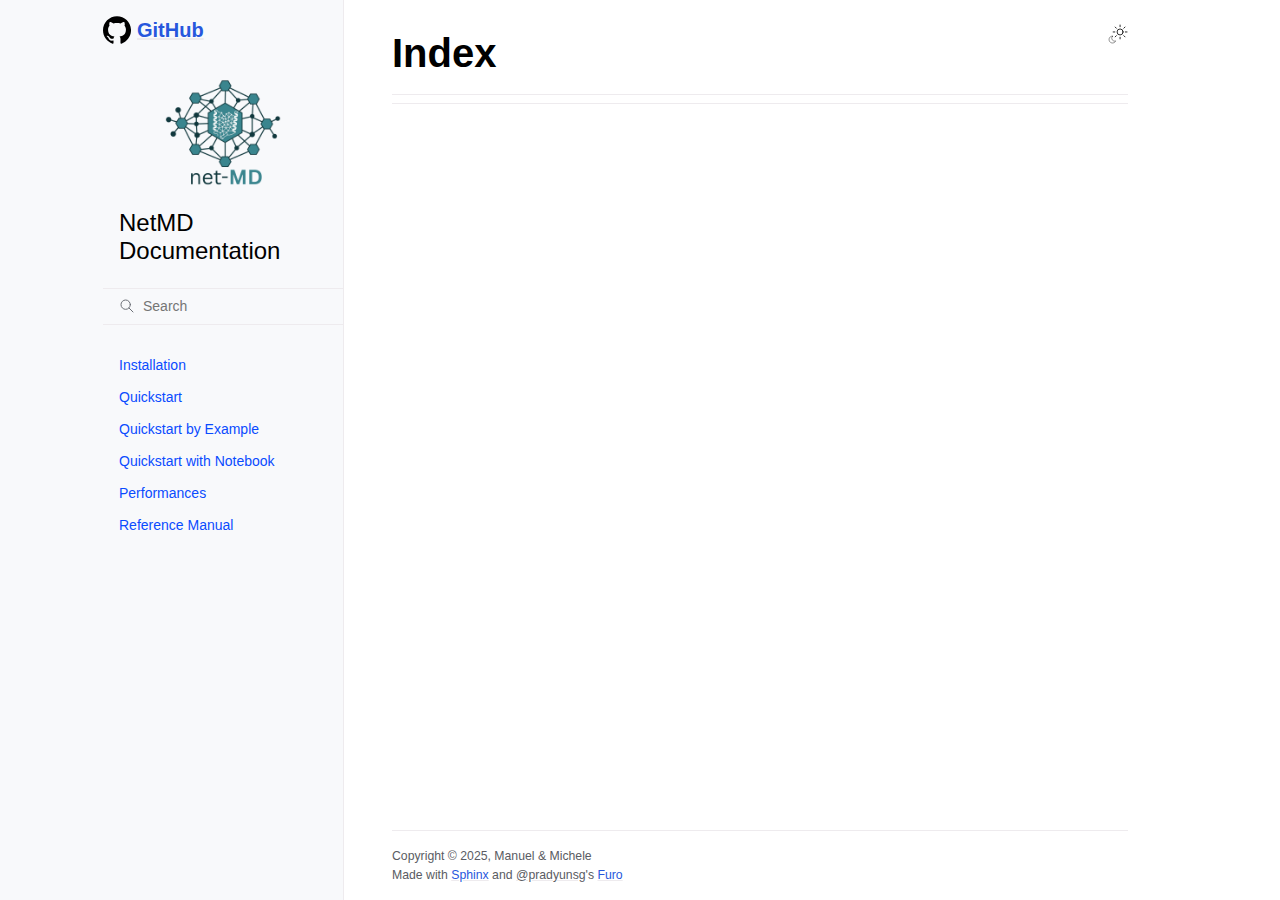
<file: docs/genindex.html>
<!doctype html>
<html class="no-js" lang="en" data-content_root="./">
  <head><meta charset="utf-8"/>
    <meta name="viewport" content="width=device-width,initial-scale=1"/>
    <meta name="color-scheme" content="light dark"><link rel="index" title="Index" href="#" /><link rel="search" title="Search" href="search.html" />
        <link rel="canonical" href="https://mazzalab.github.io/NetMD/genindex.html" />

    <link rel="shortcut icon" href="_static/favicon.ico"/><!-- Generated with Sphinx 7.3.7 and Furo 2024.08.06 --><title>Index - NetMD Documentation</title>
<link rel="stylesheet" type="text/css" href="_static/pygments.css?v=362ab14a" />
    <link rel="stylesheet" type="text/css" href="_static/styles/furo.css?v=354aac6f" />
    <link rel="stylesheet" type="text/css" href="_static/copybutton.css?v=76b2166b" />
    <link rel="stylesheet" type="text/css" href="_static/tabs.css?v=4c969af8" />
    <link rel="stylesheet" type="text/css" href="_static/custom.css?v=4baadba0" />
    <link rel="stylesheet" type="text/css" href="_static/styles/furo-extensions.css?v=302659d7" />
    
    


<style>
  body {
    --color-code-background: #f8f8f8;
  --color-code-foreground: black;
  
  }
  @media not print {
    body[data-theme="dark"] {
      --color-code-background: #202020;
  --color-code-foreground: #d0d0d0;
  
    }
    @media (prefers-color-scheme: dark) {
      body:not([data-theme="light"]) {
        --color-code-background: #202020;
  --color-code-foreground: #d0d0d0;
  
      }
    }
  }
</style></head>
  <body>
    
    <script>
      document.body.dataset.theme = localStorage.getItem("theme") || "auto";
    </script>
    

<svg xmlns="http://www.w3.org/2000/svg" style="display: none;">
  <symbol id="svg-toc" viewBox="0 0 24 24">
    <title>Contents</title>
    <svg stroke="currentColor" fill="currentColor" stroke-width="0" viewBox="0 0 1024 1024">
      <path d="M408 442h480c4.4 0 8-3.6 8-8v-56c0-4.4-3.6-8-8-8H408c-4.4 0-8 3.6-8 8v56c0 4.4 3.6 8 8 8zm-8 204c0 4.4 3.6 8 8 8h480c4.4 0 8-3.6 8-8v-56c0-4.4-3.6-8-8-8H408c-4.4 0-8 3.6-8 8v56zm504-486H120c-4.4 0-8 3.6-8 8v56c0 4.4 3.6 8 8 8h784c4.4 0 8-3.6 8-8v-56c0-4.4-3.6-8-8-8zm0 632H120c-4.4 0-8 3.6-8 8v56c0 4.4 3.6 8 8 8h784c4.4 0 8-3.6 8-8v-56c0-4.4-3.6-8-8-8zM115.4 518.9L271.7 642c5.8 4.6 14.4.5 14.4-6.9V388.9c0-7.4-8.5-11.5-14.4-6.9L115.4 505.1a8.74 8.74 0 0 0 0 13.8z"/>
    </svg>
  </symbol>
  <symbol id="svg-menu" viewBox="0 0 24 24">
    <title>Menu</title>
    <svg xmlns="http://www.w3.org/2000/svg" viewBox="0 0 24 24" fill="none" stroke="currentColor"
      stroke-width="2" stroke-linecap="round" stroke-linejoin="round" class="feather-menu">
      <line x1="3" y1="12" x2="21" y2="12"></line>
      <line x1="3" y1="6" x2="21" y2="6"></line>
      <line x1="3" y1="18" x2="21" y2="18"></line>
    </svg>
  </symbol>
  <symbol id="svg-arrow-right" viewBox="0 0 24 24">
    <title>Expand</title>
    <svg xmlns="http://www.w3.org/2000/svg" viewBox="0 0 24 24" fill="none" stroke="currentColor"
      stroke-width="2" stroke-linecap="round" stroke-linejoin="round" class="feather-chevron-right">
      <polyline points="9 18 15 12 9 6"></polyline>
    </svg>
  </symbol>
  <symbol id="svg-sun" viewBox="0 0 24 24">
    <title>Light mode</title>
    <svg xmlns="http://www.w3.org/2000/svg" viewBox="0 0 24 24" fill="none" stroke="currentColor"
      stroke-width="1" stroke-linecap="round" stroke-linejoin="round" class="feather-sun">
      <circle cx="12" cy="12" r="5"></circle>
      <line x1="12" y1="1" x2="12" y2="3"></line>
      <line x1="12" y1="21" x2="12" y2="23"></line>
      <line x1="4.22" y1="4.22" x2="5.64" y2="5.64"></line>
      <line x1="18.36" y1="18.36" x2="19.78" y2="19.78"></line>
      <line x1="1" y1="12" x2="3" y2="12"></line>
      <line x1="21" y1="12" x2="23" y2="12"></line>
      <line x1="4.22" y1="19.78" x2="5.64" y2="18.36"></line>
      <line x1="18.36" y1="5.64" x2="19.78" y2="4.22"></line>
    </svg>
  </symbol>
  <symbol id="svg-moon" viewBox="0 0 24 24">
    <title>Dark mode</title>
    <svg xmlns="http://www.w3.org/2000/svg" viewBox="0 0 24 24" fill="none" stroke="currentColor"
      stroke-width="1" stroke-linecap="round" stroke-linejoin="round" class="icon-tabler-moon">
      <path stroke="none" d="M0 0h24v24H0z" fill="none" />
      <path d="M12 3c.132 0 .263 0 .393 0a7.5 7.5 0 0 0 7.92 12.446a9 9 0 1 1 -8.313 -12.454z" />
    </svg>
  </symbol>
  <symbol id="svg-sun-with-moon" viewBox="0 0 24 24">
    <title>Auto light/dark, in light mode</title>
    <svg xmlns="http://www.w3.org/2000/svg" viewBox="0 0 24 24" fill="none" stroke="currentColor"
      stroke-width="1" stroke-linecap="round" stroke-linejoin="round"
      class="icon-custom-derived-from-feather-sun-and-tabler-moon">
      <path style="opacity: 50%" d="M 5.411 14.504 C 5.471 14.504 5.532 14.504 5.591 14.504 C 3.639 16.319 4.383 19.569 6.931 20.352 C 7.693 20.586 8.512 20.551 9.25 20.252 C 8.023 23.207 4.056 23.725 2.11 21.184 C 0.166 18.642 1.702 14.949 4.874 14.536 C 5.051 14.512 5.231 14.5 5.411 14.5 L 5.411 14.504 Z"/>
      <line x1="14.5" y1="3.25" x2="14.5" y2="1.25"/>
      <line x1="14.5" y1="15.85" x2="14.5" y2="17.85"/>
      <line x1="10.044" y1="5.094" x2="8.63" y2="3.68"/>
      <line x1="19" y1="14.05" x2="20.414" y2="15.464"/>
      <line x1="8.2" y1="9.55" x2="6.2" y2="9.55"/>
      <line x1="20.8" y1="9.55" x2="22.8" y2="9.55"/>
      <line x1="10.044" y1="14.006" x2="8.63" y2="15.42"/>
      <line x1="19" y1="5.05" x2="20.414" y2="3.636"/>
      <circle cx="14.5" cy="9.55" r="3.6"/>
    </svg>
  </symbol>
  <symbol id="svg-moon-with-sun" viewBox="0 0 24 24">
    <title>Auto light/dark, in dark mode</title>
    <svg xmlns="http://www.w3.org/2000/svg" viewBox="0 0 24 24" fill="none" stroke="currentColor"
      stroke-width="1" stroke-linecap="round" stroke-linejoin="round"
      class="icon-custom-derived-from-feather-sun-and-tabler-moon">
      <path d="M 8.282 7.007 C 8.385 7.007 8.494 7.007 8.595 7.007 C 5.18 10.184 6.481 15.869 10.942 17.24 C 12.275 17.648 13.706 17.589 15 17.066 C 12.851 22.236 5.91 23.143 2.505 18.696 C -0.897 14.249 1.791 7.786 7.342 7.063 C 7.652 7.021 7.965 7 8.282 7 L 8.282 7.007 Z"/>
      <line style="opacity: 50%" x1="18" y1="3.705" x2="18" y2="2.5"/>
      <line style="opacity: 50%" x1="18" y1="11.295" x2="18" y2="12.5"/>
      <line style="opacity: 50%" x1="15.316" y1="4.816" x2="14.464" y2="3.964"/>
      <line style="opacity: 50%" x1="20.711" y1="10.212" x2="21.563" y2="11.063"/>
      <line style="opacity: 50%" x1="14.205" y1="7.5" x2="13.001" y2="7.5"/>
      <line style="opacity: 50%" x1="21.795" y1="7.5" x2="23" y2="7.5"/>
      <line style="opacity: 50%" x1="15.316" y1="10.184" x2="14.464" y2="11.036"/>
      <line style="opacity: 50%" x1="20.711" y1="4.789" x2="21.563" y2="3.937"/>
      <circle style="opacity: 50%" cx="18" cy="7.5" r="2.169"/>
    </svg>
  </symbol>
  <symbol id="svg-pencil" viewBox="0 0 24 24">
    <svg xmlns="http://www.w3.org/2000/svg" viewBox="0 0 24 24" fill="none" stroke="currentColor"
      stroke-width="1" stroke-linecap="round" stroke-linejoin="round" class="icon-tabler-pencil-code">
      <path d="M4 20h4l10.5 -10.5a2.828 2.828 0 1 0 -4 -4l-10.5 10.5v4" />
      <path d="M13.5 6.5l4 4" />
      <path d="M20 21l2 -2l-2 -2" />
      <path d="M17 17l-2 2l2 2" />
    </svg>
  </symbol>
  <symbol id="svg-eye" viewBox="0 0 24 24">
    <svg xmlns="http://www.w3.org/2000/svg" viewBox="0 0 24 24" fill="none" stroke="currentColor"
      stroke-width="1" stroke-linecap="round" stroke-linejoin="round" class="icon-tabler-eye-code">
      <path stroke="none" d="M0 0h24v24H0z" fill="none" />
      <path d="M10 12a2 2 0 1 0 4 0a2 2 0 0 0 -4 0" />
      <path
        d="M11.11 17.958c-3.209 -.307 -5.91 -2.293 -8.11 -5.958c2.4 -4 5.4 -6 9 -6c3.6 0 6.6 2 9 6c-.21 .352 -.427 .688 -.647 1.008" />
      <path d="M20 21l2 -2l-2 -2" />
      <path d="M17 17l-2 2l2 2" />
    </svg>
  </symbol>
</svg>

<input type="checkbox" class="sidebar-toggle" name="__navigation" id="__navigation">
<input type="checkbox" class="sidebar-toggle" name="__toc" id="__toc">
<label class="overlay sidebar-overlay" for="__navigation">
  <div class="visually-hidden">Hide navigation sidebar</div>
</label>
<label class="overlay toc-overlay" for="__toc">
  <div class="visually-hidden">Hide table of contents sidebar</div>
</label>

<a class="skip-to-content muted-link" href="#furo-main-content">Skip to content</a>



<div class="page">
  <header class="mobile-header">
    <div class="header-left">
      <label class="nav-overlay-icon" for="__navigation">
        <div class="visually-hidden">Toggle site navigation sidebar</div>
        <i class="icon"><svg><use href="#svg-menu"></use></svg></i>
      </label>
    </div>
    <div class="header-center">
      <a href="index.html"><div class="brand">NetMD Documentation</div></a>
    </div>
    <div class="header-right">
      <div class="theme-toggle-container theme-toggle-header">
        <button class="theme-toggle">
          <div class="visually-hidden">Toggle Light / Dark / Auto color theme</div>
          <svg class="theme-icon-when-auto-light"><use href="#svg-sun-with-moon"></use></svg>
          <svg class="theme-icon-when-auto-dark"><use href="#svg-moon-with-sun"></use></svg>
          <svg class="theme-icon-when-dark"><use href="#svg-moon"></use></svg>
          <svg class="theme-icon-when-light"><use href="#svg-sun"></use></svg>
        </button>
      </div>
      <label class="toc-overlay-icon toc-header-icon no-toc" for="__toc">
        <div class="visually-hidden">Toggle table of contents sidebar</div>
        <i class="icon"><svg><use href="#svg-toc"></use></svg></i>
      </label>
    </div>
  </header>
  <aside class="sidebar-drawer">
    <div class="sidebar-container">
      
      <div class="sidebar-sticky"><style>
  .sidebar-github-link a:visited {
    color: #0366d6 !important;
  }
  .sidebar-github-link a {
    font-size: 1.25em;
  }
  .sidebar-github-link svg {
    width: 28px;
    height: 28px;
  }
</style>
<div class="sidebar-github-link" style="margin: 1em 0; display: flex; align-items: center; gap: 0.5em;">
  <a href="https://github.com/mazzalab/NetMD" target="_blank" rel="noopener" style="font-weight: bold; display: flex; align-items: center; gap: 0.3em;">
    <svg xmlns="http://www.w3.org/2000/svg" viewBox="0 0 24 24" style="vertical-align: middle;"><path d="M12 0.297c-6.63 0-12 5.373-12 12 0 5.303 3.438 9.8 8.205 11.387 0.6 0.113 0.82-0.258 0.82-0.577 0-0.285-0.011-1.04-0.017-2.04-3.338 0.726-4.042-1.61-4.042-1.61-0.546-1.387-1.333-1.756-1.333-1.756-1.089-0.745 0.083-0.729 0.083-0.729 1.205 0.084 1.84 1.236 1.84 1.236 1.07 1.834 2.809 1.304 3.495 0.997 0.108-0.775 0.418-1.305 0.762-1.605-2.665-0.305-5.466-1.334-5.466-5.931 0-1.31 0.469-2.381 1.236-3.221-0.124-0.303-0.535-1.523 0.117-3.176 0 0 1.008-0.322 3.301 1.23 0.957-0.266 1.983-0.399 3.003-0.404 1.02 0.005 2.047 0.138 3.006 0.404 2.291-1.553 3.297-1.23 3.297-1.23 0.653 1.653 0.242 2.873 0.119 3.176 0.77 0.84 1.235 1.911 1.235 3.221 0 4.609-2.804 5.624-5.475 5.921 0.43 0.372 0.823 1.102 0.823 2.222 0 1.606-0.015 2.898-0.015 3.293 0 0.322 0.216 0.694 0.825 0.576 4.765-1.589 8.199-6.085 8.199-11.386 0-6.627-5.373-12-12-12z"/></svg>
    GitHub
  </a>
</div><a class="sidebar-brand" href="index.html">
  
  <div class="sidebar-logo-container">
    <img class="sidebar-logo only-light" src="_static//img/netmd_logo_def.png" alt="Light Logo"/>
    <img class="sidebar-logo only-dark" src="_static//img/netmd_logo_def.png" alt="Dark Logo"/>
  </div>
  
  <span class="sidebar-brand-text">NetMD Documentation</span>
  
</a><form class="sidebar-search-container" method="get" action="search.html" role="search">
  <input class="sidebar-search" placeholder="Search" name="q" aria-label="Search">
  <input type="hidden" name="check_keywords" value="yes">
  <input type="hidden" name="area" value="default">
</form>
<div id="searchbox"></div><div class="sidebar-tree">
  <ul>
<li class="toctree-l1"><a class="reference internal" href="installation.html">Installation</a></li>
<li class="toctree-l1"><a class="reference internal" href="quickstart.html">Quickstart</a></li>
<li class="toctree-l1"><a class="reference internal" href="quickstart_example.html">Quickstart by Example</a></li>
<li class="toctree-l1"><a class="reference internal" href="quickstart_notebook.html">Quickstart with Notebook</a></li>
<li class="toctree-l1"><a class="reference internal" href="performance.html">Performances</a></li>
<li class="toctree-l1"><a class="reference internal" href="reference_manual.html">Reference Manual</a></li>
</ul>

</div>

      </div>
      
    </div>
  </aside>
  <div class="main">
    <div class="content">
      <div class="article-container">
        <a href="#" class="back-to-top muted-link">
          <svg xmlns="http://www.w3.org/2000/svg" viewBox="0 0 24 24">
            <path d="M13 20h-2V8l-5.5 5.5-1.42-1.42L12 4.16l7.92 7.92-1.42 1.42L13 8v12z"></path>
          </svg>
          <span>Back to top</span>
        </a>
        <div class="content-icon-container">
          <div class="theme-toggle-container theme-toggle-content">
            <button class="theme-toggle">
              <div class="visually-hidden">Toggle Light / Dark / Auto color theme</div>
              <svg class="theme-icon-when-auto-light"><use href="#svg-sun-with-moon"></use></svg>
              <svg class="theme-icon-when-auto-dark"><use href="#svg-moon-with-sun"></use></svg>
              <svg class="theme-icon-when-dark"><use href="#svg-moon"></use></svg>
              <svg class="theme-icon-when-light"><use href="#svg-sun"></use></svg>
            </button>
          </div>
          <label class="toc-overlay-icon toc-content-icon no-toc" for="__toc">
            <div class="visually-hidden">Toggle table of contents sidebar</div>
            <i class="icon"><svg><use href="#svg-toc"></use></svg></i>
          </label>
        </div>
        <article role="main" id="furo-main-content">
          
<section class="genindex-section">
  <h1 id="index">Index</h1>
  <div class="genindex-jumpbox"></div>
</section>

        </article>
      </div>
      <footer>
        
        <div class="related-pages">
          
          
        </div>
        <div class="bottom-of-page">
          <div class="left-details">
            <div class="copyright">
                Copyright &#169; 2025, Manuel &amp; Michele
            </div>
            Made with <a href="https://www.sphinx-doc.org/">Sphinx</a> and <a class="muted-link" href="https://pradyunsg.me">@pradyunsg</a>'s
            
            <a href="https://github.com/pradyunsg/furo">Furo</a>
            
          </div>
          <div class="right-details">
            
          </div>
        </div>
        
      </footer>
    </div>
    <aside class="toc-drawer no-toc">
      
      
      
    </aside>
  </div>
</div><script src="_static/documentation_options.js?v=8d563738"></script>
    <script src="_static/doctools.js?v=9a2dae69"></script>
    <script src="_static/sphinx_highlight.js?v=dc90522c"></script>
    <script src="_static/scripts/furo.js?v=5fa4622c"></script>
    <script src="_static/clipboard.min.js?v=a7894cd8"></script>
    <script src="_static/copybutton.js?v=f281be69"></script>
    <script src="_static/tabs.js?v=3ee01567"></script>
    </body>
</html>
</file>
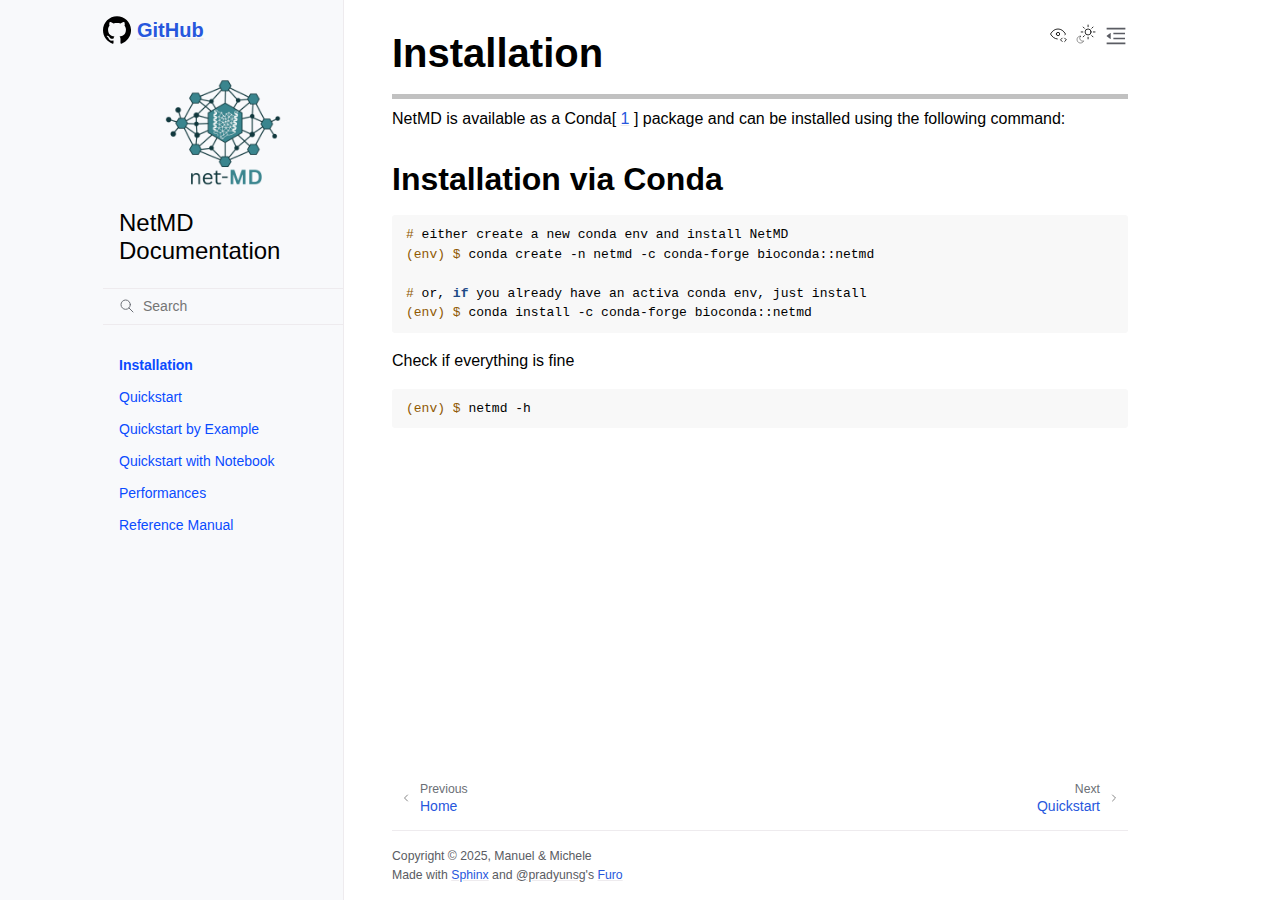
<file: docs/installation.html>
<!doctype html>
<html class="no-js" lang="en" data-content_root="./">
  <head><meta charset="utf-8"/>
    <meta name="viewport" content="width=device-width,initial-scale=1"/>
    <meta name="color-scheme" content="light dark"><meta name="generator" content="Docutils 0.18.1: http://docutils.sourceforge.net/" />
<link rel="index" title="Index" href="genindex.html" /><link rel="search" title="Search" href="search.html" /><link rel="next" title="Quickstart" href="quickstart.html" /><link rel="prev" title="Welcome to NetMD’s Documentation!" href="index.html" />
        <link rel="canonical" href="https://mazzalab.github.io/NetMD/installation.html" />

    <link rel="shortcut icon" href="_static/favicon.ico"/><!-- Generated with Sphinx 7.3.7 and Furo 2024.08.06 -->
        <title>Installation - NetMD Documentation</title>
      <link rel="stylesheet" type="text/css" href="_static/pygments.css?v=362ab14a" />
    <link rel="stylesheet" type="text/css" href="_static/styles/furo.css?v=354aac6f" />
    <link rel="stylesheet" type="text/css" href="_static/copybutton.css?v=76b2166b" />
    <link rel="stylesheet" type="text/css" href="_static/tabs.css?v=4c969af8" />
    <link rel="stylesheet" type="text/css" href="_static/custom.css?v=4baadba0" />
    <link rel="stylesheet" type="text/css" href="_static/styles/furo-extensions.css?v=302659d7" />
    
    


<style>
  body {
    --color-code-background: #f8f8f8;
  --color-code-foreground: black;
  
  }
  @media not print {
    body[data-theme="dark"] {
      --color-code-background: #202020;
  --color-code-foreground: #d0d0d0;
  
    }
    @media (prefers-color-scheme: dark) {
      body:not([data-theme="light"]) {
        --color-code-background: #202020;
  --color-code-foreground: #d0d0d0;
  
      }
    }
  }
</style></head>
  <body>
    
    <script>
      document.body.dataset.theme = localStorage.getItem("theme") || "auto";
    </script>
    

<svg xmlns="http://www.w3.org/2000/svg" style="display: none;">
  <symbol id="svg-toc" viewBox="0 0 24 24">
    <title>Contents</title>
    <svg stroke="currentColor" fill="currentColor" stroke-width="0" viewBox="0 0 1024 1024">
      <path d="M408 442h480c4.4 0 8-3.6 8-8v-56c0-4.4-3.6-8-8-8H408c-4.4 0-8 3.6-8 8v56c0 4.4 3.6 8 8 8zm-8 204c0 4.4 3.6 8 8 8h480c4.4 0 8-3.6 8-8v-56c0-4.4-3.6-8-8-8H408c-4.4 0-8 3.6-8 8v56zm504-486H120c-4.4 0-8 3.6-8 8v56c0 4.4 3.6 8 8 8h784c4.4 0 8-3.6 8-8v-56c0-4.4-3.6-8-8-8zm0 632H120c-4.4 0-8 3.6-8 8v56c0 4.4 3.6 8 8 8h784c4.4 0 8-3.6 8-8v-56c0-4.4-3.6-8-8-8zM115.4 518.9L271.7 642c5.8 4.6 14.4.5 14.4-6.9V388.9c0-7.4-8.5-11.5-14.4-6.9L115.4 505.1a8.74 8.74 0 0 0 0 13.8z"/>
    </svg>
  </symbol>
  <symbol id="svg-menu" viewBox="0 0 24 24">
    <title>Menu</title>
    <svg xmlns="http://www.w3.org/2000/svg" viewBox="0 0 24 24" fill="none" stroke="currentColor"
      stroke-width="2" stroke-linecap="round" stroke-linejoin="round" class="feather-menu">
      <line x1="3" y1="12" x2="21" y2="12"></line>
      <line x1="3" y1="6" x2="21" y2="6"></line>
      <line x1="3" y1="18" x2="21" y2="18"></line>
    </svg>
  </symbol>
  <symbol id="svg-arrow-right" viewBox="0 0 24 24">
    <title>Expand</title>
    <svg xmlns="http://www.w3.org/2000/svg" viewBox="0 0 24 24" fill="none" stroke="currentColor"
      stroke-width="2" stroke-linecap="round" stroke-linejoin="round" class="feather-chevron-right">
      <polyline points="9 18 15 12 9 6"></polyline>
    </svg>
  </symbol>
  <symbol id="svg-sun" viewBox="0 0 24 24">
    <title>Light mode</title>
    <svg xmlns="http://www.w3.org/2000/svg" viewBox="0 0 24 24" fill="none" stroke="currentColor"
      stroke-width="1" stroke-linecap="round" stroke-linejoin="round" class="feather-sun">
      <circle cx="12" cy="12" r="5"></circle>
      <line x1="12" y1="1" x2="12" y2="3"></line>
      <line x1="12" y1="21" x2="12" y2="23"></line>
      <line x1="4.22" y1="4.22" x2="5.64" y2="5.64"></line>
      <line x1="18.36" y1="18.36" x2="19.78" y2="19.78"></line>
      <line x1="1" y1="12" x2="3" y2="12"></line>
      <line x1="21" y1="12" x2="23" y2="12"></line>
      <line x1="4.22" y1="19.78" x2="5.64" y2="18.36"></line>
      <line x1="18.36" y1="5.64" x2="19.78" y2="4.22"></line>
    </svg>
  </symbol>
  <symbol id="svg-moon" viewBox="0 0 24 24">
    <title>Dark mode</title>
    <svg xmlns="http://www.w3.org/2000/svg" viewBox="0 0 24 24" fill="none" stroke="currentColor"
      stroke-width="1" stroke-linecap="round" stroke-linejoin="round" class="icon-tabler-moon">
      <path stroke="none" d="M0 0h24v24H0z" fill="none" />
      <path d="M12 3c.132 0 .263 0 .393 0a7.5 7.5 0 0 0 7.92 12.446a9 9 0 1 1 -8.313 -12.454z" />
    </svg>
  </symbol>
  <symbol id="svg-sun-with-moon" viewBox="0 0 24 24">
    <title>Auto light/dark, in light mode</title>
    <svg xmlns="http://www.w3.org/2000/svg" viewBox="0 0 24 24" fill="none" stroke="currentColor"
      stroke-width="1" stroke-linecap="round" stroke-linejoin="round"
      class="icon-custom-derived-from-feather-sun-and-tabler-moon">
      <path style="opacity: 50%" d="M 5.411 14.504 C 5.471 14.504 5.532 14.504 5.591 14.504 C 3.639 16.319 4.383 19.569 6.931 20.352 C 7.693 20.586 8.512 20.551 9.25 20.252 C 8.023 23.207 4.056 23.725 2.11 21.184 C 0.166 18.642 1.702 14.949 4.874 14.536 C 5.051 14.512 5.231 14.5 5.411 14.5 L 5.411 14.504 Z"/>
      <line x1="14.5" y1="3.25" x2="14.5" y2="1.25"/>
      <line x1="14.5" y1="15.85" x2="14.5" y2="17.85"/>
      <line x1="10.044" y1="5.094" x2="8.63" y2="3.68"/>
      <line x1="19" y1="14.05" x2="20.414" y2="15.464"/>
      <line x1="8.2" y1="9.55" x2="6.2" y2="9.55"/>
      <line x1="20.8" y1="9.55" x2="22.8" y2="9.55"/>
      <line x1="10.044" y1="14.006" x2="8.63" y2="15.42"/>
      <line x1="19" y1="5.05" x2="20.414" y2="3.636"/>
      <circle cx="14.5" cy="9.55" r="3.6"/>
    </svg>
  </symbol>
  <symbol id="svg-moon-with-sun" viewBox="0 0 24 24">
    <title>Auto light/dark, in dark mode</title>
    <svg xmlns="http://www.w3.org/2000/svg" viewBox="0 0 24 24" fill="none" stroke="currentColor"
      stroke-width="1" stroke-linecap="round" stroke-linejoin="round"
      class="icon-custom-derived-from-feather-sun-and-tabler-moon">
      <path d="M 8.282 7.007 C 8.385 7.007 8.494 7.007 8.595 7.007 C 5.18 10.184 6.481 15.869 10.942 17.24 C 12.275 17.648 13.706 17.589 15 17.066 C 12.851 22.236 5.91 23.143 2.505 18.696 C -0.897 14.249 1.791 7.786 7.342 7.063 C 7.652 7.021 7.965 7 8.282 7 L 8.282 7.007 Z"/>
      <line style="opacity: 50%" x1="18" y1="3.705" x2="18" y2="2.5"/>
      <line style="opacity: 50%" x1="18" y1="11.295" x2="18" y2="12.5"/>
      <line style="opacity: 50%" x1="15.316" y1="4.816" x2="14.464" y2="3.964"/>
      <line style="opacity: 50%" x1="20.711" y1="10.212" x2="21.563" y2="11.063"/>
      <line style="opacity: 50%" x1="14.205" y1="7.5" x2="13.001" y2="7.5"/>
      <line style="opacity: 50%" x1="21.795" y1="7.5" x2="23" y2="7.5"/>
      <line style="opacity: 50%" x1="15.316" y1="10.184" x2="14.464" y2="11.036"/>
      <line style="opacity: 50%" x1="20.711" y1="4.789" x2="21.563" y2="3.937"/>
      <circle style="opacity: 50%" cx="18" cy="7.5" r="2.169"/>
    </svg>
  </symbol>
  <symbol id="svg-pencil" viewBox="0 0 24 24">
    <svg xmlns="http://www.w3.org/2000/svg" viewBox="0 0 24 24" fill="none" stroke="currentColor"
      stroke-width="1" stroke-linecap="round" stroke-linejoin="round" class="icon-tabler-pencil-code">
      <path d="M4 20h4l10.5 -10.5a2.828 2.828 0 1 0 -4 -4l-10.5 10.5v4" />
      <path d="M13.5 6.5l4 4" />
      <path d="M20 21l2 -2l-2 -2" />
      <path d="M17 17l-2 2l2 2" />
    </svg>
  </symbol>
  <symbol id="svg-eye" viewBox="0 0 24 24">
    <svg xmlns="http://www.w3.org/2000/svg" viewBox="0 0 24 24" fill="none" stroke="currentColor"
      stroke-width="1" stroke-linecap="round" stroke-linejoin="round" class="icon-tabler-eye-code">
      <path stroke="none" d="M0 0h24v24H0z" fill="none" />
      <path d="M10 12a2 2 0 1 0 4 0a2 2 0 0 0 -4 0" />
      <path
        d="M11.11 17.958c-3.209 -.307 -5.91 -2.293 -8.11 -5.958c2.4 -4 5.4 -6 9 -6c3.6 0 6.6 2 9 6c-.21 .352 -.427 .688 -.647 1.008" />
      <path d="M20 21l2 -2l-2 -2" />
      <path d="M17 17l-2 2l2 2" />
    </svg>
  </symbol>
</svg>

<input type="checkbox" class="sidebar-toggle" name="__navigation" id="__navigation">
<input type="checkbox" class="sidebar-toggle" name="__toc" id="__toc">
<label class="overlay sidebar-overlay" for="__navigation">
  <div class="visually-hidden">Hide navigation sidebar</div>
</label>
<label class="overlay toc-overlay" for="__toc">
  <div class="visually-hidden">Hide table of contents sidebar</div>
</label>

<a class="skip-to-content muted-link" href="#furo-main-content">Skip to content</a>



<div class="page">
  <header class="mobile-header">
    <div class="header-left">
      <label class="nav-overlay-icon" for="__navigation">
        <div class="visually-hidden">Toggle site navigation sidebar</div>
        <i class="icon"><svg><use href="#svg-menu"></use></svg></i>
      </label>
    </div>
    <div class="header-center">
      <a href="index.html"><div class="brand">NetMD Documentation</div></a>
    </div>
    <div class="header-right">
      <div class="theme-toggle-container theme-toggle-header">
        <button class="theme-toggle">
          <div class="visually-hidden">Toggle Light / Dark / Auto color theme</div>
          <svg class="theme-icon-when-auto-light"><use href="#svg-sun-with-moon"></use></svg>
          <svg class="theme-icon-when-auto-dark"><use href="#svg-moon-with-sun"></use></svg>
          <svg class="theme-icon-when-dark"><use href="#svg-moon"></use></svg>
          <svg class="theme-icon-when-light"><use href="#svg-sun"></use></svg>
        </button>
      </div>
      <label class="toc-overlay-icon toc-header-icon" for="__toc">
        <div class="visually-hidden">Toggle table of contents sidebar</div>
        <i class="icon"><svg><use href="#svg-toc"></use></svg></i>
      </label>
    </div>
  </header>
  <aside class="sidebar-drawer">
    <div class="sidebar-container">
      
      <div class="sidebar-sticky"><style>
  .sidebar-github-link a:visited {
    color: #0366d6 !important;
  }
  .sidebar-github-link a {
    font-size: 1.25em;
  }
  .sidebar-github-link svg {
    width: 28px;
    height: 28px;
  }
</style>
<div class="sidebar-github-link" style="margin: 1em 0; display: flex; align-items: center; gap: 0.5em;">
  <a href="https://github.com/mazzalab/NetMD" target="_blank" rel="noopener" style="font-weight: bold; display: flex; align-items: center; gap: 0.3em;">
    <svg xmlns="http://www.w3.org/2000/svg" viewBox="0 0 24 24" style="vertical-align: middle;"><path d="M12 0.297c-6.63 0-12 5.373-12 12 0 5.303 3.438 9.8 8.205 11.387 0.6 0.113 0.82-0.258 0.82-0.577 0-0.285-0.011-1.04-0.017-2.04-3.338 0.726-4.042-1.61-4.042-1.61-0.546-1.387-1.333-1.756-1.333-1.756-1.089-0.745 0.083-0.729 0.083-0.729 1.205 0.084 1.84 1.236 1.84 1.236 1.07 1.834 2.809 1.304 3.495 0.997 0.108-0.775 0.418-1.305 0.762-1.605-2.665-0.305-5.466-1.334-5.466-5.931 0-1.31 0.469-2.381 1.236-3.221-0.124-0.303-0.535-1.523 0.117-3.176 0 0 1.008-0.322 3.301 1.23 0.957-0.266 1.983-0.399 3.003-0.404 1.02 0.005 2.047 0.138 3.006 0.404 2.291-1.553 3.297-1.23 3.297-1.23 0.653 1.653 0.242 2.873 0.119 3.176 0.77 0.84 1.235 1.911 1.235 3.221 0 4.609-2.804 5.624-5.475 5.921 0.43 0.372 0.823 1.102 0.823 2.222 0 1.606-0.015 2.898-0.015 3.293 0 0.322 0.216 0.694 0.825 0.576 4.765-1.589 8.199-6.085 8.199-11.386 0-6.627-5.373-12-12-12z"/></svg>
    GitHub
  </a>
</div><a class="sidebar-brand" href="index.html">
  
  <div class="sidebar-logo-container">
    <img class="sidebar-logo only-light" src="_static//img/netmd_logo_def.png" alt="Light Logo"/>
    <img class="sidebar-logo only-dark" src="_static//img/netmd_logo_def.png" alt="Dark Logo"/>
  </div>
  
  <span class="sidebar-brand-text">NetMD Documentation</span>
  
</a><form class="sidebar-search-container" method="get" action="search.html" role="search">
  <input class="sidebar-search" placeholder="Search" name="q" aria-label="Search">
  <input type="hidden" name="check_keywords" value="yes">
  <input type="hidden" name="area" value="default">
</form>
<div id="searchbox"></div><div class="sidebar-tree">
  <ul class="current">
<li class="toctree-l1 current current-page"><a class="current reference internal" href="#">Installation</a></li>
<li class="toctree-l1"><a class="reference internal" href="quickstart.html">Quickstart</a></li>
<li class="toctree-l1"><a class="reference internal" href="quickstart_example.html">Quickstart by Example</a></li>
<li class="toctree-l1"><a class="reference internal" href="quickstart_notebook.html">Quickstart with Notebook</a></li>
<li class="toctree-l1"><a class="reference internal" href="performance.html">Performances</a></li>
<li class="toctree-l1"><a class="reference internal" href="reference_manual.html">Reference Manual</a></li>
</ul>

</div>

      </div>
      
    </div>
  </aside>
  <div class="main">
    <div class="content">
      <div class="article-container">
        <a href="#" class="back-to-top muted-link">
          <svg xmlns="http://www.w3.org/2000/svg" viewBox="0 0 24 24">
            <path d="M13 20h-2V8l-5.5 5.5-1.42-1.42L12 4.16l7.92 7.92-1.42 1.42L13 8v12z"></path>
          </svg>
          <span>Back to top</span>
        </a>
        <div class="content-icon-container">
          <div class="view-this-page">
  <a class="muted-link" href="_sources/installation.rst.txt" title="View this page">
    <svg><use href="#svg-eye"></use></svg>
    <span class="visually-hidden">View this page</span>
  </a>
</div>
<div class="theme-toggle-container theme-toggle-content">
            <button class="theme-toggle">
              <div class="visually-hidden">Toggle Light / Dark / Auto color theme</div>
              <svg class="theme-icon-when-auto-light"><use href="#svg-sun-with-moon"></use></svg>
              <svg class="theme-icon-when-auto-dark"><use href="#svg-moon-with-sun"></use></svg>
              <svg class="theme-icon-when-dark"><use href="#svg-moon"></use></svg>
              <svg class="theme-icon-when-light"><use href="#svg-sun"></use></svg>
            </button>
          </div>
          <label class="toc-overlay-icon toc-content-icon" for="__toc">
            <div class="visually-hidden">Toggle table of contents sidebar</div>
            <i class="icon"><svg><use href="#svg-toc"></use></svg></i>
          </label>
        </div>
        <article role="main" id="furo-main-content">
          <section id="installation">
<h1>Installation<a class="headerlink" href="#installation" title="Link to this heading">¶</a></h1>
<hr class="text-linebreak"><p>NetMD is available as a Conda[ <a href="https://docs.conda.io/projects/conda/en/latest/user-guide/getting-started.html" target="_blank">1</a> ] package and can be installed using the following command:</p>
<section id="installation-via-conda">
<h2>Installation via Conda<a class="headerlink" href="#installation-via-conda" title="Link to this heading">¶</a></h2>
<div class="highlight-console notranslate"><div class="highlight"><pre><span></span><span class="gp"># </span>either<span class="w"> </span>create<span class="w"> </span>a<span class="w"> </span>new<span class="w"> </span>conda<span class="w"> </span>env<span class="w"> </span>and<span class="w"> </span>install<span class="w"> </span>NetMD
<span class="gp gp-VirtualEnv">(env)</span> <span class="gp">$ </span>conda<span class="w"> </span>create<span class="w"> </span>-n<span class="w"> </span>netmd<span class="w"> </span>-c<span class="w"> </span>conda-forge<span class="w"> </span>bioconda::netmd

<span class="gp"># </span>or,<span class="w"> </span><span class="k">if</span><span class="w"> </span>you<span class="w"> </span>already<span class="w"> </span>have<span class="w"> </span>an<span class="w"> </span>activa<span class="w"> </span>conda<span class="w"> </span>env,<span class="w"> </span>just<span class="w"> </span>install
<span class="gp gp-VirtualEnv">(env)</span> <span class="gp">$ </span>conda<span class="w"> </span>install<span class="w"> </span>-c<span class="w"> </span>conda-forge<span class="w"> </span>bioconda::netmd
</pre></div>
</div>
<p>Check if everything is fine</p>
<div class="highlight-console notranslate"><div class="highlight"><pre><span></span><span class="gp gp-VirtualEnv">(env)</span> <span class="gp">$ </span>netmd<span class="w"> </span>-h
</pre></div>
</div>
</section>
</section>

        </article>
      </div>
      <footer>
        
        <div class="related-pages">
          <a class="next-page" href="quickstart.html">
              <div class="page-info">
                <div class="context">
                  <span>Next</span>
                </div>
                <div class="title">Quickstart</div>
              </div>
              <svg class="furo-related-icon"><use href="#svg-arrow-right"></use></svg>
            </a>
          <a class="prev-page" href="index.html">
              <svg class="furo-related-icon"><use href="#svg-arrow-right"></use></svg>
              <div class="page-info">
                <div class="context">
                  <span>Previous</span>
                </div>
                
                <div class="title">Home</div>
                
              </div>
            </a>
        </div>
        <div class="bottom-of-page">
          <div class="left-details">
            <div class="copyright">
                Copyright &#169; 2025, Manuel &amp; Michele
            </div>
            Made with <a href="https://www.sphinx-doc.org/">Sphinx</a> and <a class="muted-link" href="https://pradyunsg.me">@pradyunsg</a>'s
            
            <a href="https://github.com/pradyunsg/furo">Furo</a>
            
          </div>
          <div class="right-details">
            
          </div>
        </div>
        
      </footer>
    </div>
    <aside class="toc-drawer">
      
      
      <div class="toc-sticky toc-scroll">
        <div class="toc-title-container">
          <span class="toc-title">
            On this page
          </span>
        </div>
        <div class="toc-tree-container">
          <div class="toc-tree">
            <ul>
<li><a class="reference internal" href="#">Installation</a><ul>
<li><a class="reference internal" href="#installation-via-conda">Installation via Conda</a></li>
</ul>
</li>
</ul>

          </div>
        </div>
      </div>
      
      
    </aside>
  </div>
</div><script src="_static/documentation_options.js?v=8d563738"></script>
    <script src="_static/doctools.js?v=9a2dae69"></script>
    <script src="_static/sphinx_highlight.js?v=dc90522c"></script>
    <script src="_static/scripts/furo.js?v=5fa4622c"></script>
    <script src="_static/clipboard.min.js?v=a7894cd8"></script>
    <script src="_static/copybutton.js?v=f281be69"></script>
    <script src="_static/tabs.js?v=3ee01567"></script>
    </body>
</html>
</file>
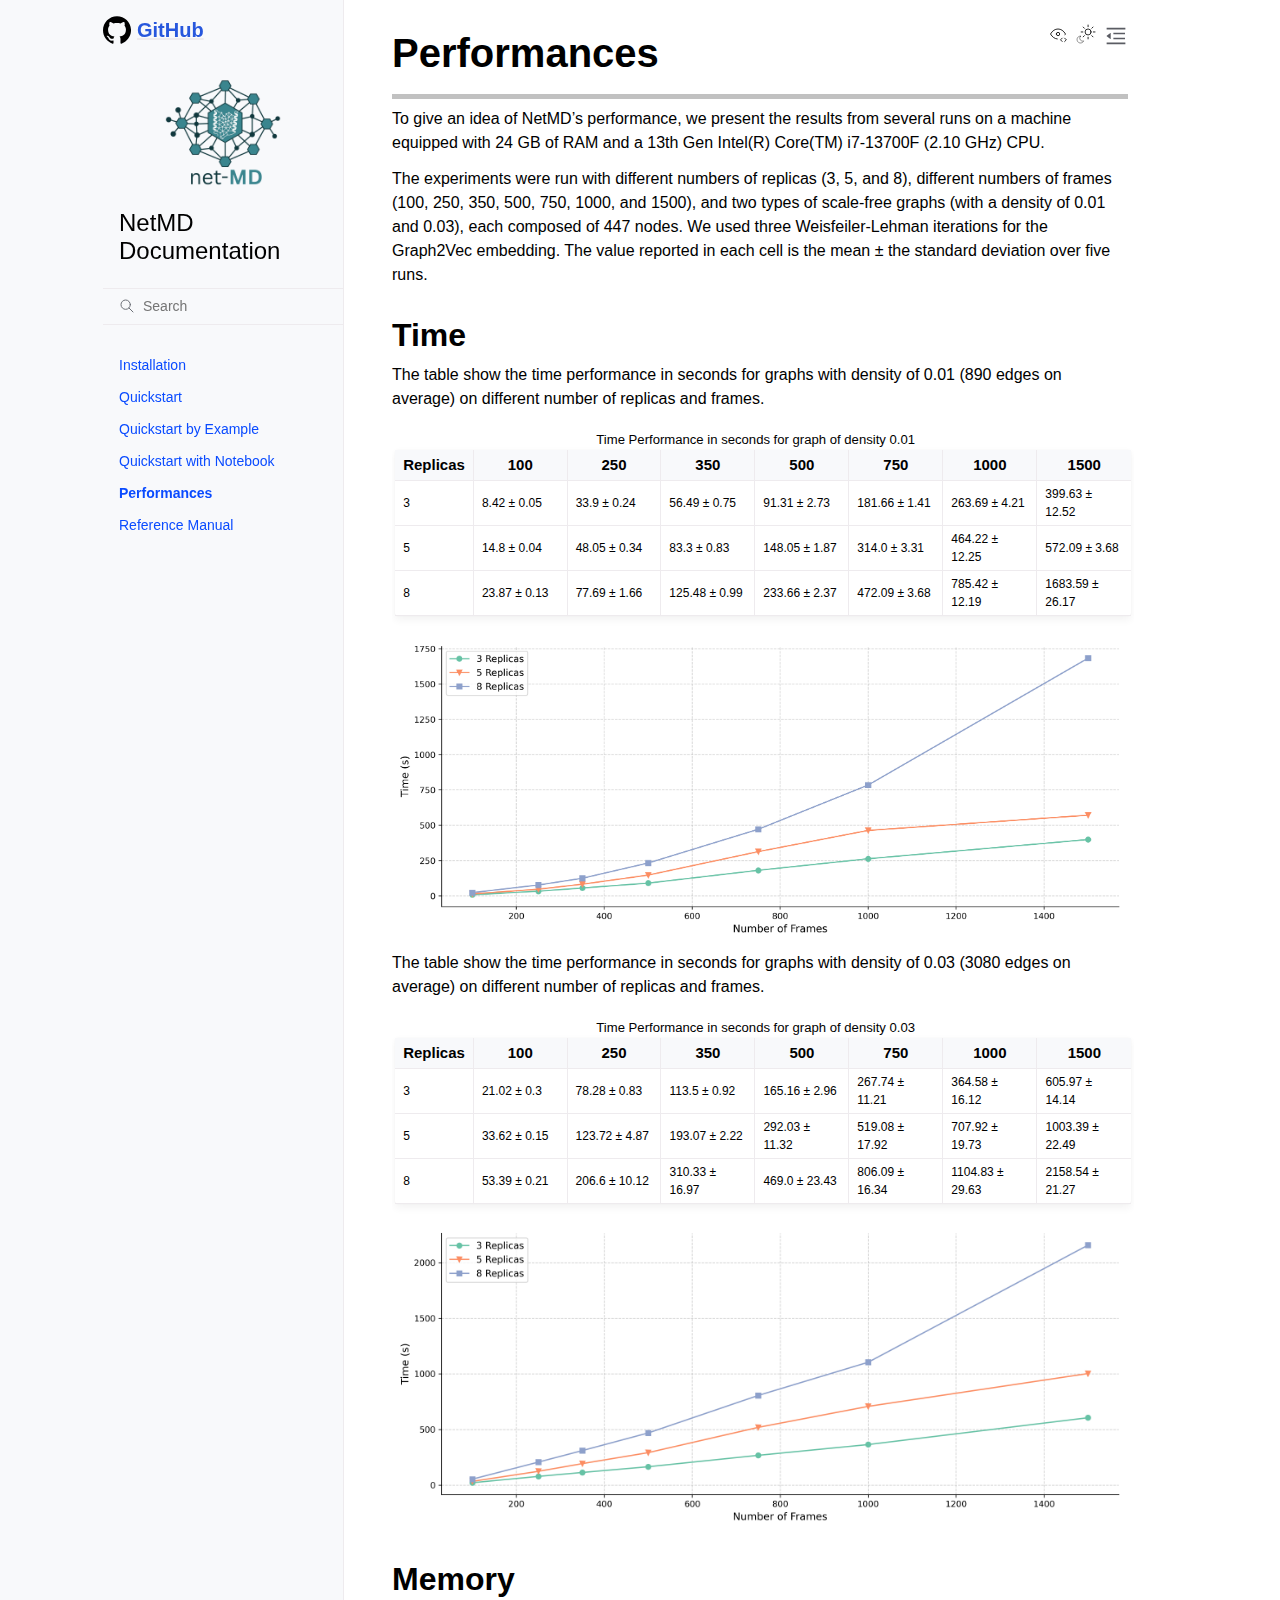
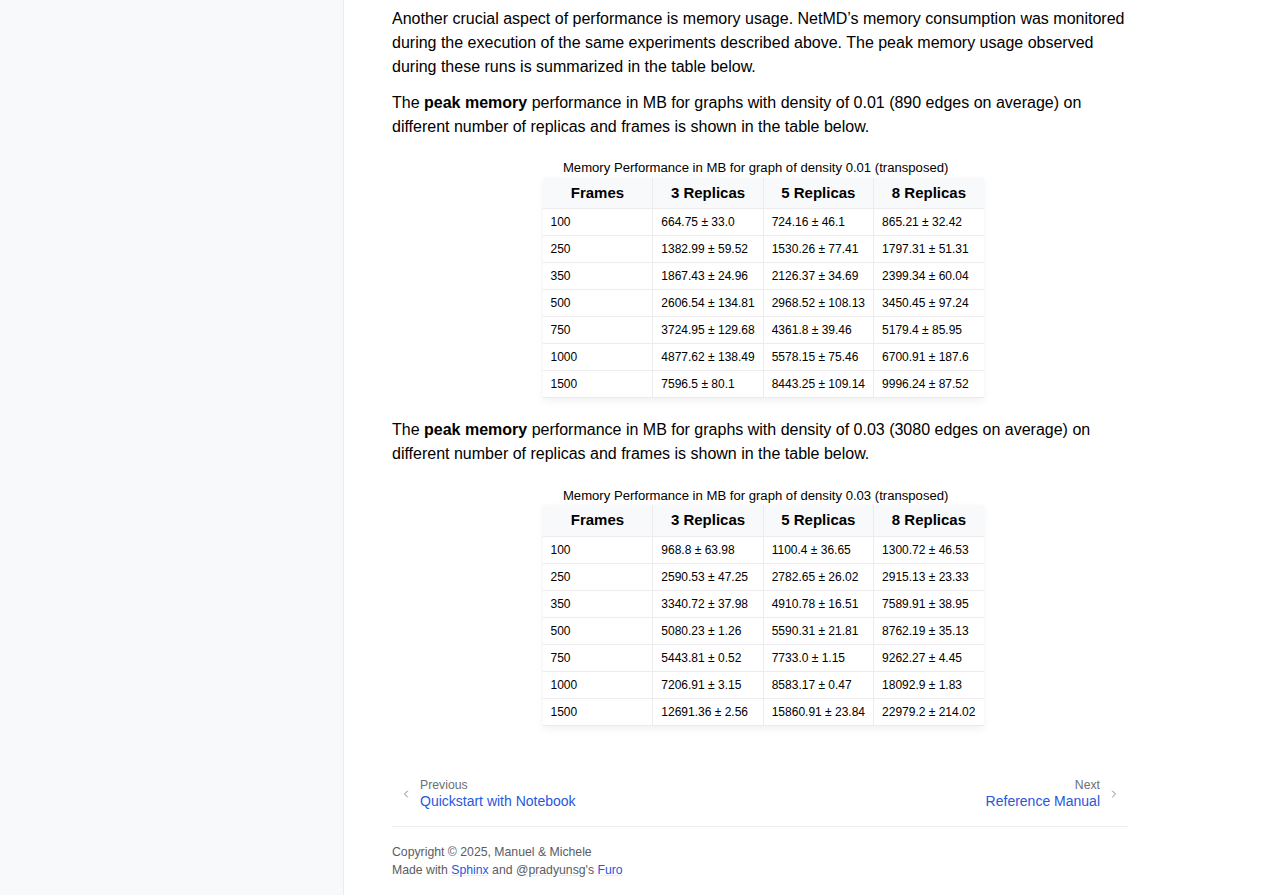
<file: docs/performance.html>
<!doctype html>
<html class="no-js" lang="en" data-content_root="./">
  <head><meta charset="utf-8"/>
    <meta name="viewport" content="width=device-width,initial-scale=1"/>
    <meta name="color-scheme" content="light dark"><meta name="generator" content="Docutils 0.18.1: http://docutils.sourceforge.net/" />
<link rel="index" title="Index" href="genindex.html" /><link rel="search" title="Search" href="search.html" /><link rel="next" title="Reference Manual" href="reference_manual.html" /><link rel="prev" title="Quickstart with Notebook" href="quickstart_notebook.html" />
        <link rel="canonical" href="https://mazzalab.github.io/NetMD/performance.html" />

    <link rel="shortcut icon" href="_static/favicon.ico"/><!-- Generated with Sphinx 7.3.7 and Furo 2024.08.06 -->
        <title>Performances - NetMD Documentation</title>
      <link rel="stylesheet" type="text/css" href="_static/pygments.css?v=362ab14a" />
    <link rel="stylesheet" type="text/css" href="_static/styles/furo.css?v=354aac6f" />
    <link rel="stylesheet" type="text/css" href="_static/copybutton.css?v=76b2166b" />
    <link rel="stylesheet" type="text/css" href="_static/tabs.css?v=4c969af8" />
    <link rel="stylesheet" type="text/css" href="_static/custom.css?v=4baadba0" />
    <link rel="stylesheet" type="text/css" href="_static/styles/furo-extensions.css?v=302659d7" />
    
    


<style>
  body {
    --color-code-background: #f8f8f8;
  --color-code-foreground: black;
  
  }
  @media not print {
    body[data-theme="dark"] {
      --color-code-background: #202020;
  --color-code-foreground: #d0d0d0;
  
    }
    @media (prefers-color-scheme: dark) {
      body:not([data-theme="light"]) {
        --color-code-background: #202020;
  --color-code-foreground: #d0d0d0;
  
      }
    }
  }
</style></head>
  <body>
    
    <script>
      document.body.dataset.theme = localStorage.getItem("theme") || "auto";
    </script>
    

<svg xmlns="http://www.w3.org/2000/svg" style="display: none;">
  <symbol id="svg-toc" viewBox="0 0 24 24">
    <title>Contents</title>
    <svg stroke="currentColor" fill="currentColor" stroke-width="0" viewBox="0 0 1024 1024">
      <path d="M408 442h480c4.4 0 8-3.6 8-8v-56c0-4.4-3.6-8-8-8H408c-4.4 0-8 3.6-8 8v56c0 4.4 3.6 8 8 8zm-8 204c0 4.4 3.6 8 8 8h480c4.4 0 8-3.6 8-8v-56c0-4.4-3.6-8-8-8H408c-4.4 0-8 3.6-8 8v56zm504-486H120c-4.4 0-8 3.6-8 8v56c0 4.4 3.6 8 8 8h784c4.4 0 8-3.6 8-8v-56c0-4.4-3.6-8-8-8zm0 632H120c-4.4 0-8 3.6-8 8v56c0 4.4 3.6 8 8 8h784c4.4 0 8-3.6 8-8v-56c0-4.4-3.6-8-8-8zM115.4 518.9L271.7 642c5.8 4.6 14.4.5 14.4-6.9V388.9c0-7.4-8.5-11.5-14.4-6.9L115.4 505.1a8.74 8.74 0 0 0 0 13.8z"/>
    </svg>
  </symbol>
  <symbol id="svg-menu" viewBox="0 0 24 24">
    <title>Menu</title>
    <svg xmlns="http://www.w3.org/2000/svg" viewBox="0 0 24 24" fill="none" stroke="currentColor"
      stroke-width="2" stroke-linecap="round" stroke-linejoin="round" class="feather-menu">
      <line x1="3" y1="12" x2="21" y2="12"></line>
      <line x1="3" y1="6" x2="21" y2="6"></line>
      <line x1="3" y1="18" x2="21" y2="18"></line>
    </svg>
  </symbol>
  <symbol id="svg-arrow-right" viewBox="0 0 24 24">
    <title>Expand</title>
    <svg xmlns="http://www.w3.org/2000/svg" viewBox="0 0 24 24" fill="none" stroke="currentColor"
      stroke-width="2" stroke-linecap="round" stroke-linejoin="round" class="feather-chevron-right">
      <polyline points="9 18 15 12 9 6"></polyline>
    </svg>
  </symbol>
  <symbol id="svg-sun" viewBox="0 0 24 24">
    <title>Light mode</title>
    <svg xmlns="http://www.w3.org/2000/svg" viewBox="0 0 24 24" fill="none" stroke="currentColor"
      stroke-width="1" stroke-linecap="round" stroke-linejoin="round" class="feather-sun">
      <circle cx="12" cy="12" r="5"></circle>
      <line x1="12" y1="1" x2="12" y2="3"></line>
      <line x1="12" y1="21" x2="12" y2="23"></line>
      <line x1="4.22" y1="4.22" x2="5.64" y2="5.64"></line>
      <line x1="18.36" y1="18.36" x2="19.78" y2="19.78"></line>
      <line x1="1" y1="12" x2="3" y2="12"></line>
      <line x1="21" y1="12" x2="23" y2="12"></line>
      <line x1="4.22" y1="19.78" x2="5.64" y2="18.36"></line>
      <line x1="18.36" y1="5.64" x2="19.78" y2="4.22"></line>
    </svg>
  </symbol>
  <symbol id="svg-moon" viewBox="0 0 24 24">
    <title>Dark mode</title>
    <svg xmlns="http://www.w3.org/2000/svg" viewBox="0 0 24 24" fill="none" stroke="currentColor"
      stroke-width="1" stroke-linecap="round" stroke-linejoin="round" class="icon-tabler-moon">
      <path stroke="none" d="M0 0h24v24H0z" fill="none" />
      <path d="M12 3c.132 0 .263 0 .393 0a7.5 7.5 0 0 0 7.92 12.446a9 9 0 1 1 -8.313 -12.454z" />
    </svg>
  </symbol>
  <symbol id="svg-sun-with-moon" viewBox="0 0 24 24">
    <title>Auto light/dark, in light mode</title>
    <svg xmlns="http://www.w3.org/2000/svg" viewBox="0 0 24 24" fill="none" stroke="currentColor"
      stroke-width="1" stroke-linecap="round" stroke-linejoin="round"
      class="icon-custom-derived-from-feather-sun-and-tabler-moon">
      <path style="opacity: 50%" d="M 5.411 14.504 C 5.471 14.504 5.532 14.504 5.591 14.504 C 3.639 16.319 4.383 19.569 6.931 20.352 C 7.693 20.586 8.512 20.551 9.25 20.252 C 8.023 23.207 4.056 23.725 2.11 21.184 C 0.166 18.642 1.702 14.949 4.874 14.536 C 5.051 14.512 5.231 14.5 5.411 14.5 L 5.411 14.504 Z"/>
      <line x1="14.5" y1="3.25" x2="14.5" y2="1.25"/>
      <line x1="14.5" y1="15.85" x2="14.5" y2="17.85"/>
      <line x1="10.044" y1="5.094" x2="8.63" y2="3.68"/>
      <line x1="19" y1="14.05" x2="20.414" y2="15.464"/>
      <line x1="8.2" y1="9.55" x2="6.2" y2="9.55"/>
      <line x1="20.8" y1="9.55" x2="22.8" y2="9.55"/>
      <line x1="10.044" y1="14.006" x2="8.63" y2="15.42"/>
      <line x1="19" y1="5.05" x2="20.414" y2="3.636"/>
      <circle cx="14.5" cy="9.55" r="3.6"/>
    </svg>
  </symbol>
  <symbol id="svg-moon-with-sun" viewBox="0 0 24 24">
    <title>Auto light/dark, in dark mode</title>
    <svg xmlns="http://www.w3.org/2000/svg" viewBox="0 0 24 24" fill="none" stroke="currentColor"
      stroke-width="1" stroke-linecap="round" stroke-linejoin="round"
      class="icon-custom-derived-from-feather-sun-and-tabler-moon">
      <path d="M 8.282 7.007 C 8.385 7.007 8.494 7.007 8.595 7.007 C 5.18 10.184 6.481 15.869 10.942 17.24 C 12.275 17.648 13.706 17.589 15 17.066 C 12.851 22.236 5.91 23.143 2.505 18.696 C -0.897 14.249 1.791 7.786 7.342 7.063 C 7.652 7.021 7.965 7 8.282 7 L 8.282 7.007 Z"/>
      <line style="opacity: 50%" x1="18" y1="3.705" x2="18" y2="2.5"/>
      <line style="opacity: 50%" x1="18" y1="11.295" x2="18" y2="12.5"/>
      <line style="opacity: 50%" x1="15.316" y1="4.816" x2="14.464" y2="3.964"/>
      <line style="opacity: 50%" x1="20.711" y1="10.212" x2="21.563" y2="11.063"/>
      <line style="opacity: 50%" x1="14.205" y1="7.5" x2="13.001" y2="7.5"/>
      <line style="opacity: 50%" x1="21.795" y1="7.5" x2="23" y2="7.5"/>
      <line style="opacity: 50%" x1="15.316" y1="10.184" x2="14.464" y2="11.036"/>
      <line style="opacity: 50%" x1="20.711" y1="4.789" x2="21.563" y2="3.937"/>
      <circle style="opacity: 50%" cx="18" cy="7.5" r="2.169"/>
    </svg>
  </symbol>
  <symbol id="svg-pencil" viewBox="0 0 24 24">
    <svg xmlns="http://www.w3.org/2000/svg" viewBox="0 0 24 24" fill="none" stroke="currentColor"
      stroke-width="1" stroke-linecap="round" stroke-linejoin="round" class="icon-tabler-pencil-code">
      <path d="M4 20h4l10.5 -10.5a2.828 2.828 0 1 0 -4 -4l-10.5 10.5v4" />
      <path d="M13.5 6.5l4 4" />
      <path d="M20 21l2 -2l-2 -2" />
      <path d="M17 17l-2 2l2 2" />
    </svg>
  </symbol>
  <symbol id="svg-eye" viewBox="0 0 24 24">
    <svg xmlns="http://www.w3.org/2000/svg" viewBox="0 0 24 24" fill="none" stroke="currentColor"
      stroke-width="1" stroke-linecap="round" stroke-linejoin="round" class="icon-tabler-eye-code">
      <path stroke="none" d="M0 0h24v24H0z" fill="none" />
      <path d="M10 12a2 2 0 1 0 4 0a2 2 0 0 0 -4 0" />
      <path
        d="M11.11 17.958c-3.209 -.307 -5.91 -2.293 -8.11 -5.958c2.4 -4 5.4 -6 9 -6c3.6 0 6.6 2 9 6c-.21 .352 -.427 .688 -.647 1.008" />
      <path d="M20 21l2 -2l-2 -2" />
      <path d="M17 17l-2 2l2 2" />
    </svg>
  </symbol>
</svg>

<input type="checkbox" class="sidebar-toggle" name="__navigation" id="__navigation">
<input type="checkbox" class="sidebar-toggle" name="__toc" id="__toc">
<label class="overlay sidebar-overlay" for="__navigation">
  <div class="visually-hidden">Hide navigation sidebar</div>
</label>
<label class="overlay toc-overlay" for="__toc">
  <div class="visually-hidden">Hide table of contents sidebar</div>
</label>

<a class="skip-to-content muted-link" href="#furo-main-content">Skip to content</a>



<div class="page">
  <header class="mobile-header">
    <div class="header-left">
      <label class="nav-overlay-icon" for="__navigation">
        <div class="visually-hidden">Toggle site navigation sidebar</div>
        <i class="icon"><svg><use href="#svg-menu"></use></svg></i>
      </label>
    </div>
    <div class="header-center">
      <a href="index.html"><div class="brand">NetMD Documentation</div></a>
    </div>
    <div class="header-right">
      <div class="theme-toggle-container theme-toggle-header">
        <button class="theme-toggle">
          <div class="visually-hidden">Toggle Light / Dark / Auto color theme</div>
          <svg class="theme-icon-when-auto-light"><use href="#svg-sun-with-moon"></use></svg>
          <svg class="theme-icon-when-auto-dark"><use href="#svg-moon-with-sun"></use></svg>
          <svg class="theme-icon-when-dark"><use href="#svg-moon"></use></svg>
          <svg class="theme-icon-when-light"><use href="#svg-sun"></use></svg>
        </button>
      </div>
      <label class="toc-overlay-icon toc-header-icon" for="__toc">
        <div class="visually-hidden">Toggle table of contents sidebar</div>
        <i class="icon"><svg><use href="#svg-toc"></use></svg></i>
      </label>
    </div>
  </header>
  <aside class="sidebar-drawer">
    <div class="sidebar-container">
      
      <div class="sidebar-sticky"><style>
  .sidebar-github-link a:visited {
    color: #0366d6 !important;
  }
  .sidebar-github-link a {
    font-size: 1.25em;
  }
  .sidebar-github-link svg {
    width: 28px;
    height: 28px;
  }
</style>
<div class="sidebar-github-link" style="margin: 1em 0; display: flex; align-items: center; gap: 0.5em;">
  <a href="https://github.com/mazzalab/NetMD" target="_blank" rel="noopener" style="font-weight: bold; display: flex; align-items: center; gap: 0.3em;">
    <svg xmlns="http://www.w3.org/2000/svg" viewBox="0 0 24 24" style="vertical-align: middle;"><path d="M12 0.297c-6.63 0-12 5.373-12 12 0 5.303 3.438 9.8 8.205 11.387 0.6 0.113 0.82-0.258 0.82-0.577 0-0.285-0.011-1.04-0.017-2.04-3.338 0.726-4.042-1.61-4.042-1.61-0.546-1.387-1.333-1.756-1.333-1.756-1.089-0.745 0.083-0.729 0.083-0.729 1.205 0.084 1.84 1.236 1.84 1.236 1.07 1.834 2.809 1.304 3.495 0.997 0.108-0.775 0.418-1.305 0.762-1.605-2.665-0.305-5.466-1.334-5.466-5.931 0-1.31 0.469-2.381 1.236-3.221-0.124-0.303-0.535-1.523 0.117-3.176 0 0 1.008-0.322 3.301 1.23 0.957-0.266 1.983-0.399 3.003-0.404 1.02 0.005 2.047 0.138 3.006 0.404 2.291-1.553 3.297-1.23 3.297-1.23 0.653 1.653 0.242 2.873 0.119 3.176 0.77 0.84 1.235 1.911 1.235 3.221 0 4.609-2.804 5.624-5.475 5.921 0.43 0.372 0.823 1.102 0.823 2.222 0 1.606-0.015 2.898-0.015 3.293 0 0.322 0.216 0.694 0.825 0.576 4.765-1.589 8.199-6.085 8.199-11.386 0-6.627-5.373-12-12-12z"/></svg>
    GitHub
  </a>
</div><a class="sidebar-brand" href="index.html">
  
  <div class="sidebar-logo-container">
    <img class="sidebar-logo only-light" src="_static//img/netmd_logo_def.png" alt="Light Logo"/>
    <img class="sidebar-logo only-dark" src="_static//img/netmd_logo_def.png" alt="Dark Logo"/>
  </div>
  
  <span class="sidebar-brand-text">NetMD Documentation</span>
  
</a><form class="sidebar-search-container" method="get" action="search.html" role="search">
  <input class="sidebar-search" placeholder="Search" name="q" aria-label="Search">
  <input type="hidden" name="check_keywords" value="yes">
  <input type="hidden" name="area" value="default">
</form>
<div id="searchbox"></div><div class="sidebar-tree">
  <ul class="current">
<li class="toctree-l1"><a class="reference internal" href="installation.html">Installation</a></li>
<li class="toctree-l1"><a class="reference internal" href="quickstart.html">Quickstart</a></li>
<li class="toctree-l1"><a class="reference internal" href="quickstart_example.html">Quickstart by Example</a></li>
<li class="toctree-l1"><a class="reference internal" href="quickstart_notebook.html">Quickstart with Notebook</a></li>
<li class="toctree-l1 current current-page"><a class="current reference internal" href="#">Performances</a></li>
<li class="toctree-l1"><a class="reference internal" href="reference_manual.html">Reference Manual</a></li>
</ul>

</div>

      </div>
      
    </div>
  </aside>
  <div class="main">
    <div class="content">
      <div class="article-container">
        <a href="#" class="back-to-top muted-link">
          <svg xmlns="http://www.w3.org/2000/svg" viewBox="0 0 24 24">
            <path d="M13 20h-2V8l-5.5 5.5-1.42-1.42L12 4.16l7.92 7.92-1.42 1.42L13 8v12z"></path>
          </svg>
          <span>Back to top</span>
        </a>
        <div class="content-icon-container">
          <div class="view-this-page">
  <a class="muted-link" href="_sources/performance.rst.txt" title="View this page">
    <svg><use href="#svg-eye"></use></svg>
    <span class="visually-hidden">View this page</span>
  </a>
</div>
<div class="theme-toggle-container theme-toggle-content">
            <button class="theme-toggle">
              <div class="visually-hidden">Toggle Light / Dark / Auto color theme</div>
              <svg class="theme-icon-when-auto-light"><use href="#svg-sun-with-moon"></use></svg>
              <svg class="theme-icon-when-auto-dark"><use href="#svg-moon-with-sun"></use></svg>
              <svg class="theme-icon-when-dark"><use href="#svg-moon"></use></svg>
              <svg class="theme-icon-when-light"><use href="#svg-sun"></use></svg>
            </button>
          </div>
          <label class="toc-overlay-icon toc-content-icon" for="__toc">
            <div class="visually-hidden">Toggle table of contents sidebar</div>
            <i class="icon"><svg><use href="#svg-toc"></use></svg></i>
          </label>
        </div>
        <article role="main" id="furo-main-content">
          <section id="performances">
<h1>Performances<a class="headerlink" href="#performances" title="Link to this heading">¶</a></h1>
<style>
    table {
        font-size: 15px; /* Adjust the font size as needed */
    }
    table td {
        font-size: 12px; /* Adjust the font size as needed */
    }
</style>

<hr class="text-linebreak"><p>To give an idea of NetMD’s performance, we present the results from several runs on a machine equipped with 24 GB of RAM and a 13th Gen Intel(R) Core(TM) i7-13700F (2.10 GHz) CPU.</p>
<p>The experiments were run with different numbers of replicas (3, 5, and 8), different numbers of frames (100, 250, 350, 500, 750, 1000, and 1500), and two types of scale-free graphs (with a density of 0.01 and 0.03), each composed of 447 nodes. We used three Weisfeiler-Lehman iterations for the Graph2Vec embedding. The value reported in each cell is the mean ± the standard deviation over five runs.</p>
<section id="time">
<h2>Time<a class="headerlink" href="#time" title="Link to this heading">¶</a></h2>
<p>The table show the time performance in seconds for graphs with density of 0.01 (890 edges on average) on different number of replicas and frames.</p>
<div class="table-wrapper colwidths-given docutils container" id="id1">
<table class="docutils align-default" id="id1">
<caption><span class="caption-text">Time Performance in seconds for graph of density 0.01</span><a class="headerlink" href="#id1" title="Link to this table">¶</a></caption>
<colgroup>
<col style="width: 7%" />
<col style="width: 13%" />
<col style="width: 13%" />
<col style="width: 13%" />
<col style="width: 13%" />
<col style="width: 13%" />
<col style="width: 13%" />
<col style="width: 13%" />
</colgroup>
<thead>
<tr class="row-odd"><th class="head"><p>Replicas</p></th>
<th class="head"><p>100</p></th>
<th class="head"><p>250</p></th>
<th class="head"><p>350</p></th>
<th class="head"><p>500</p></th>
<th class="head"><p>750</p></th>
<th class="head"><p>1000</p></th>
<th class="head"><p>1500</p></th>
</tr>
</thead>
<tbody>
<tr class="row-even"><td><p>3</p></td>
<td><p>8.42 ± 0.05</p></td>
<td><p>33.9 ± 0.24</p></td>
<td><p>56.49 ± 0.75</p></td>
<td><p>91.31 ± 2.73</p></td>
<td><p>181.66 ± 1.41</p></td>
<td><p>263.69 ± 4.21</p></td>
<td><p>399.63 ± 12.52</p></td>
</tr>
<tr class="row-odd"><td><p>5</p></td>
<td><p>14.8 ± 0.04</p></td>
<td><p>48.05 ± 0.34</p></td>
<td><p>83.3 ± 0.83</p></td>
<td><p>148.05 ± 1.87</p></td>
<td><p>314.0 ± 3.31</p></td>
<td><p>464.22 ± 12.25</p></td>
<td><p>572.09 ± 3.68</p></td>
</tr>
<tr class="row-even"><td><p>8</p></td>
<td><p>23.87 ± 0.13</p></td>
<td><p>77.69 ± 1.66</p></td>
<td><p>125.48 ± 0.99</p></td>
<td><p>233.66 ± 2.37</p></td>
<td><p>472.09 ± 3.68</p></td>
<td><p>785.42 ± 12.19</p></td>
<td><p>1683.59 ± 26.17</p></td>
</tr>
</tbody>
</table>
</div>
<img alt="logscale line plot time performance NetMD Image" class="align-center" src="_images/timeplot1.png" style="width: 100%;" />
<p>The table show the time performance in seconds for graphs with density of 0.03 (3080 edges on average) on different number of replicas and frames.</p>
<div class="table-wrapper colwidths-given docutils container" id="id2">
<table class="docutils align-default" id="id2">
<caption><span class="caption-text">Time Performance in seconds for graph of density 0.03</span><a class="headerlink" href="#id2" title="Link to this table">¶</a></caption>
<colgroup>
<col style="width: 7%" />
<col style="width: 13%" />
<col style="width: 13%" />
<col style="width: 13%" />
<col style="width: 13%" />
<col style="width: 13%" />
<col style="width: 13%" />
<col style="width: 13%" />
</colgroup>
<thead>
<tr class="row-odd"><th class="head"><p>Replicas</p></th>
<th class="head"><p>100</p></th>
<th class="head"><p>250</p></th>
<th class="head"><p>350</p></th>
<th class="head"><p>500</p></th>
<th class="head"><p>750</p></th>
<th class="head"><p>1000</p></th>
<th class="head"><p>1500</p></th>
</tr>
</thead>
<tbody>
<tr class="row-even"><td><p>3</p></td>
<td><p>21.02 ± 0.3</p></td>
<td><p>78.28 ± 0.83</p></td>
<td><p>113.5 ± 0.92</p></td>
<td><p>165.16 ± 2.96</p></td>
<td><p>267.74 ± 11.21</p></td>
<td><p>364.58 ± 16.12</p></td>
<td><p>605.97 ± 14.14</p></td>
</tr>
<tr class="row-odd"><td><p>5</p></td>
<td><p>33.62 ± 0.15</p></td>
<td><p>123.72 ± 4.87</p></td>
<td><p>193.07 ± 2.22</p></td>
<td><p>292.03 ± 11.32</p></td>
<td><p>519.08 ± 17.92</p></td>
<td><p>707.92 ± 19.73</p></td>
<td><p>1003.39 ± 22.49</p></td>
</tr>
<tr class="row-even"><td><p>8</p></td>
<td><p>53.39 ± 0.21</p></td>
<td><p>206.6 ± 10.12</p></td>
<td><p>310.33 ± 16.97</p></td>
<td><p>469.0 ± 23.43</p></td>
<td><p>806.09 ± 16.34</p></td>
<td><p>1104.83 ± 29.63</p></td>
<td><p>2158.54 ± 21.27</p></td>
</tr>
</tbody>
</table>
</div>
<img alt="logscale line plot time performance NetMD Image" class="align-center" src="_images/timeplot2.png" style="width: 100%;" />
</section>
<section id="memory">
<h2>Memory<a class="headerlink" href="#memory" title="Link to this heading">¶</a></h2>
<p>Another crucial aspect of performance is memory usage. NetMD’s memory consumption was monitored during the execution of the same experiments described above. The peak memory usage observed during these runs is summarized in the table below.</p>
<p>The <strong>peak memory</strong> performance in MB for graphs with density of 0.01 (890 edges on average) on different number of replicas and frames is shown in the table below.</p>
<div class="table-wrapper colwidths-given docutils container" id="id3">
<table class="docutils align-default" id="id3">
<caption><span class="caption-text">Memory Performance in MB for graph of density 0.01 (transposed)</span><a class="headerlink" href="#id3" title="Link to this table">¶</a></caption>
<colgroup>
<col style="width: 25%" />
<col style="width: 25%" />
<col style="width: 25%" />
<col style="width: 25%" />
</colgroup>
<thead>
<tr class="row-odd"><th class="head"><p>Frames</p></th>
<th class="head"><p>3 Replicas</p></th>
<th class="head"><p>5 Replicas</p></th>
<th class="head"><p>8 Replicas</p></th>
</tr>
</thead>
<tbody>
<tr class="row-even"><td><p>100</p></td>
<td><p>664.75 ± 33.0</p></td>
<td><p>724.16 ± 46.1</p></td>
<td><p>865.21 ± 32.42</p></td>
</tr>
<tr class="row-odd"><td><p>250</p></td>
<td><p>1382.99 ± 59.52</p></td>
<td><p>1530.26 ± 77.41</p></td>
<td><p>1797.31 ± 51.31</p></td>
</tr>
<tr class="row-even"><td><p>350</p></td>
<td><p>1867.43 ± 24.96</p></td>
<td><p>2126.37 ± 34.69</p></td>
<td><p>2399.34 ± 60.04</p></td>
</tr>
<tr class="row-odd"><td><p>500</p></td>
<td><p>2606.54 ± 134.81</p></td>
<td><p>2968.52 ± 108.13</p></td>
<td><p>3450.45 ± 97.24</p></td>
</tr>
<tr class="row-even"><td><p>750</p></td>
<td><p>3724.95 ± 129.68</p></td>
<td><p>4361.8 ± 39.46</p></td>
<td><p>5179.4 ± 85.95</p></td>
</tr>
<tr class="row-odd"><td><p>1000</p></td>
<td><p>4877.62 ± 138.49</p></td>
<td><p>5578.15 ± 75.46</p></td>
<td><p>6700.91 ± 187.6</p></td>
</tr>
<tr class="row-even"><td><p>1500</p></td>
<td><p>7596.5 ± 80.1</p></td>
<td><p>8443.25 ± 109.14</p></td>
<td><p>9996.24 ± 87.52</p></td>
</tr>
</tbody>
</table>
</div>
<p>The <strong>peak memory</strong> performance in MB for graphs with density of 0.03 (3080 edges on average) on different number of replicas and frames is shown in the table below.</p>
<div class="table-wrapper colwidths-given docutils container" id="id4">
<table class="docutils align-default" id="id4">
<caption><span class="caption-text">Memory Performance in MB for graph of density 0.03 (transposed)</span><a class="headerlink" href="#id4" title="Link to this table">¶</a></caption>
<colgroup>
<col style="width: 25%" />
<col style="width: 25%" />
<col style="width: 25%" />
<col style="width: 25%" />
</colgroup>
<thead>
<tr class="row-odd"><th class="head"><p>Frames</p></th>
<th class="head"><p>3 Replicas</p></th>
<th class="head"><p>5 Replicas</p></th>
<th class="head"><p>8 Replicas</p></th>
</tr>
</thead>
<tbody>
<tr class="row-even"><td><p>100</p></td>
<td><p>968.8 ± 63.98</p></td>
<td><p>1100.4 ± 36.65</p></td>
<td><p>1300.72 ± 46.53</p></td>
</tr>
<tr class="row-odd"><td><p>250</p></td>
<td><p>2590.53 ± 47.25</p></td>
<td><p>2782.65 ± 26.02</p></td>
<td><p>2915.13 ± 23.33</p></td>
</tr>
<tr class="row-even"><td><p>350</p></td>
<td><p>3340.72 ± 37.98</p></td>
<td><p>4910.78 ± 16.51</p></td>
<td><p>7589.91 ± 38.95</p></td>
</tr>
<tr class="row-odd"><td><p>500</p></td>
<td><p>5080.23 ± 1.26</p></td>
<td><p>5590.31 ± 21.81</p></td>
<td><p>8762.19 ± 35.13</p></td>
</tr>
<tr class="row-even"><td><p>750</p></td>
<td><p>5443.81 ± 0.52</p></td>
<td><p>7733.0 ± 1.15</p></td>
<td><p>9262.27 ± 4.45</p></td>
</tr>
<tr class="row-odd"><td><p>1000</p></td>
<td><p>7206.91 ± 3.15</p></td>
<td><p>8583.17 ± 0.47</p></td>
<td><p>18092.9 ± 1.83</p></td>
</tr>
<tr class="row-even"><td><p>1500</p></td>
<td><p>12691.36 ± 2.56</p></td>
<td><p>15860.91 ± 23.84</p></td>
<td><p>22979.2 ± 214.02</p></td>
</tr>
</tbody>
</table>
</div>
</section>
</section>

        </article>
      </div>
      <footer>
        
        <div class="related-pages">
          <a class="next-page" href="reference_manual.html">
              <div class="page-info">
                <div class="context">
                  <span>Next</span>
                </div>
                <div class="title">Reference Manual</div>
              </div>
              <svg class="furo-related-icon"><use href="#svg-arrow-right"></use></svg>
            </a>
          <a class="prev-page" href="quickstart_notebook.html">
              <svg class="furo-related-icon"><use href="#svg-arrow-right"></use></svg>
              <div class="page-info">
                <div class="context">
                  <span>Previous</span>
                </div>
                
                <div class="title">Quickstart with Notebook</div>
                
              </div>
            </a>
        </div>
        <div class="bottom-of-page">
          <div class="left-details">
            <div class="copyright">
                Copyright &#169; 2025, Manuel &amp; Michele
            </div>
            Made with <a href="https://www.sphinx-doc.org/">Sphinx</a> and <a class="muted-link" href="https://pradyunsg.me">@pradyunsg</a>'s
            
            <a href="https://github.com/pradyunsg/furo">Furo</a>
            
          </div>
          <div class="right-details">
            
          </div>
        </div>
        
      </footer>
    </div>
    <aside class="toc-drawer">
      
      
      <div class="toc-sticky toc-scroll">
        <div class="toc-title-container">
          <span class="toc-title">
            On this page
          </span>
        </div>
        <div class="toc-tree-container">
          <div class="toc-tree">
            <ul>
<li><a class="reference internal" href="#">Performances</a><ul>
<li><a class="reference internal" href="#time">Time</a></li>
<li><a class="reference internal" href="#memory">Memory</a></li>
</ul>
</li>
</ul>

          </div>
        </div>
      </div>
      
      
    </aside>
  </div>
</div><script src="_static/documentation_options.js?v=8d563738"></script>
    <script src="_static/doctools.js?v=9a2dae69"></script>
    <script src="_static/sphinx_highlight.js?v=dc90522c"></script>
    <script src="_static/scripts/furo.js?v=5fa4622c"></script>
    <script src="_static/clipboard.min.js?v=a7894cd8"></script>
    <script src="_static/copybutton.js?v=f281be69"></script>
    <script src="_static/tabs.js?v=3ee01567"></script>
    </body>
</html>
</file>
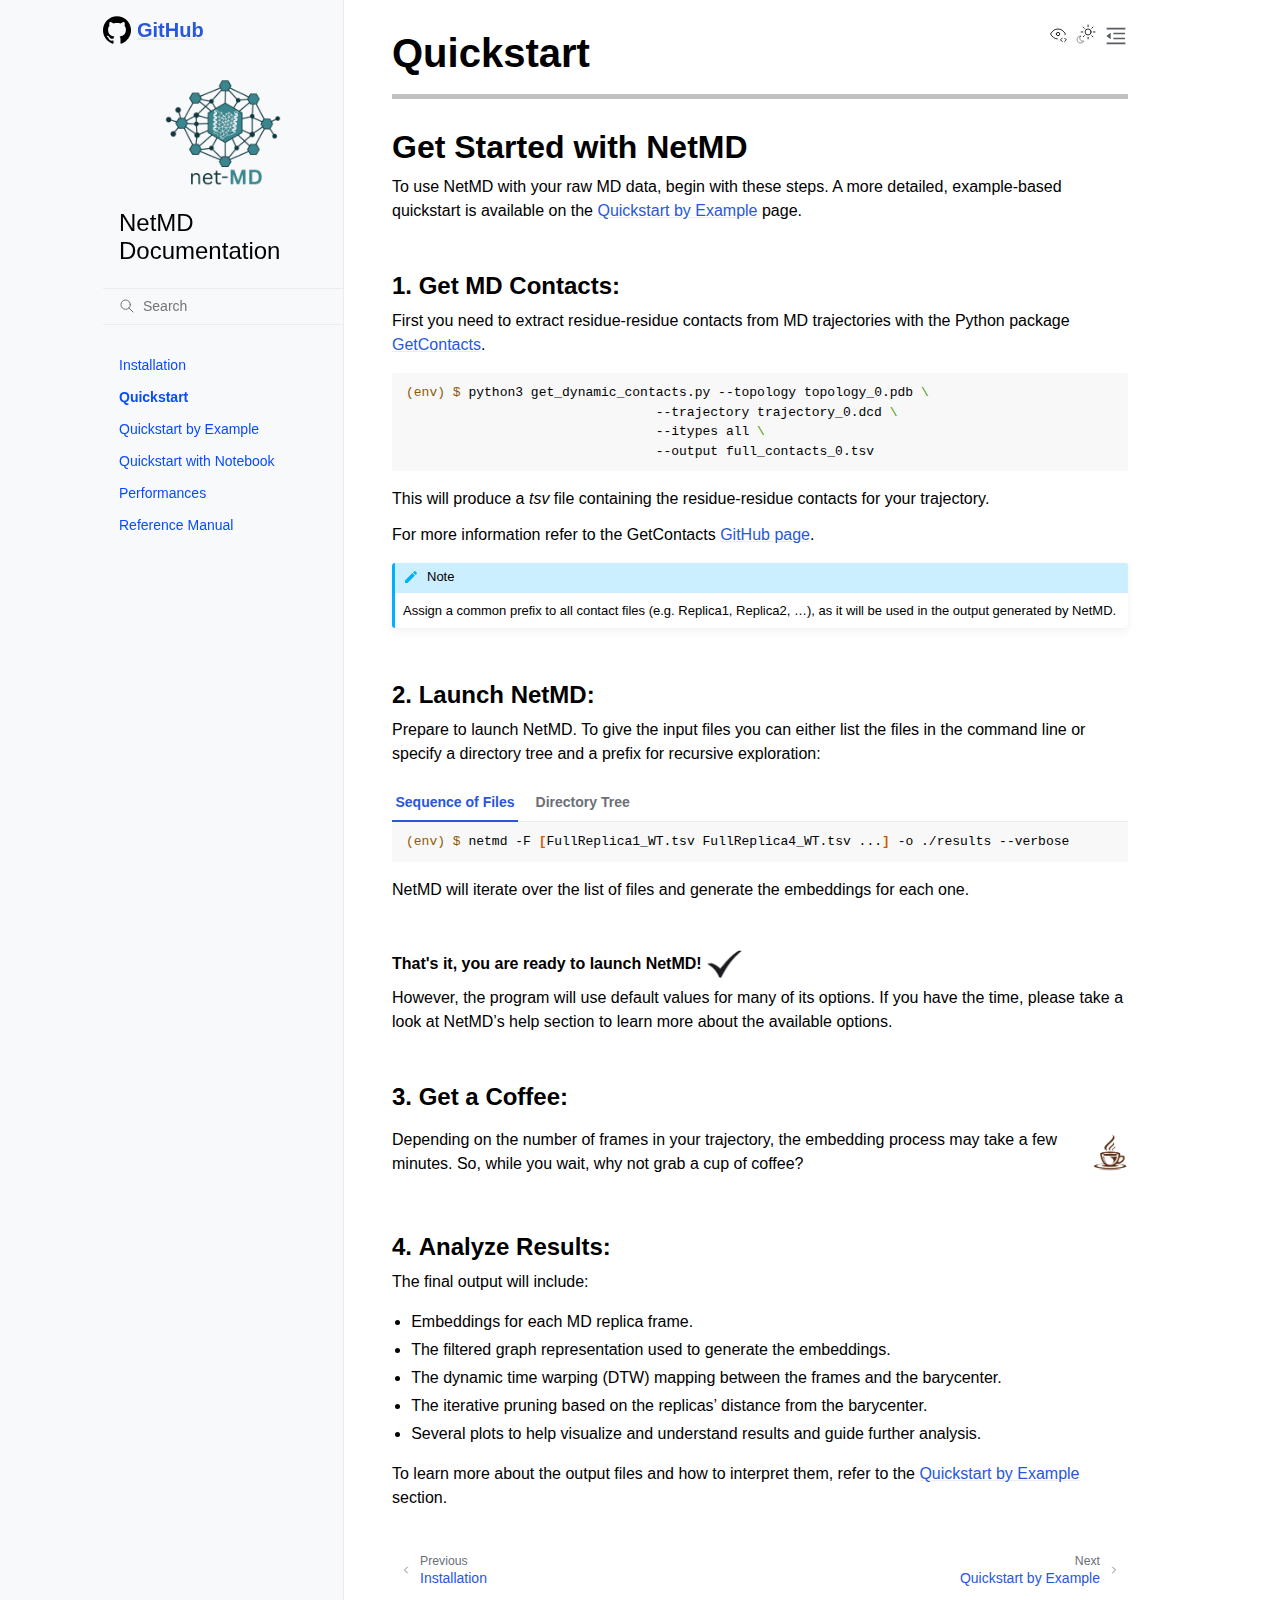
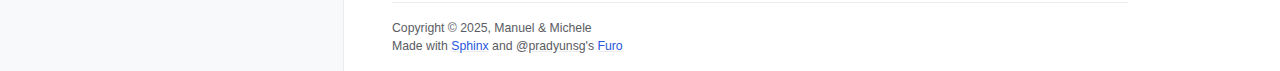
<file: docs/quickstart.html>
<!doctype html>
<html class="no-js" lang="en" data-content_root="./">
  <head><meta charset="utf-8"/>
    <meta name="viewport" content="width=device-width,initial-scale=1"/>
    <meta name="color-scheme" content="light dark"><meta name="generator" content="Docutils 0.18.1: http://docutils.sourceforge.net/" />
<link rel="index" title="Index" href="genindex.html" /><link rel="search" title="Search" href="search.html" /><link rel="next" title="Quickstart by Example" href="quickstart_example.html" /><link rel="prev" title="Installation" href="installation.html" />
        <link rel="canonical" href="https://mazzalab.github.io/NetMD/quickstart.html" />

    <link rel="shortcut icon" href="_static/favicon.ico"/><!-- Generated with Sphinx 7.3.7 and Furo 2024.08.06 -->
        <title>Quickstart - NetMD Documentation</title>
      <link rel="stylesheet" type="text/css" href="_static/pygments.css?v=362ab14a" />
    <link rel="stylesheet" type="text/css" href="_static/styles/furo.css?v=354aac6f" />
    <link rel="stylesheet" type="text/css" href="_static/copybutton.css?v=76b2166b" />
    <link rel="stylesheet" type="text/css" href="_static/tabs.css?v=4c969af8" />
    <link rel="stylesheet" type="text/css" href="_static/custom.css?v=4baadba0" />
    <link rel="stylesheet" type="text/css" href="_static/styles/furo-extensions.css?v=302659d7" />
    
    


<style>
  body {
    --color-code-background: #f8f8f8;
  --color-code-foreground: black;
  
  }
  @media not print {
    body[data-theme="dark"] {
      --color-code-background: #202020;
  --color-code-foreground: #d0d0d0;
  
    }
    @media (prefers-color-scheme: dark) {
      body:not([data-theme="light"]) {
        --color-code-background: #202020;
  --color-code-foreground: #d0d0d0;
  
      }
    }
  }
</style></head>
  <body>
    
    <script>
      document.body.dataset.theme = localStorage.getItem("theme") || "auto";
    </script>
    

<svg xmlns="http://www.w3.org/2000/svg" style="display: none;">
  <symbol id="svg-toc" viewBox="0 0 24 24">
    <title>Contents</title>
    <svg stroke="currentColor" fill="currentColor" stroke-width="0" viewBox="0 0 1024 1024">
      <path d="M408 442h480c4.4 0 8-3.6 8-8v-56c0-4.4-3.6-8-8-8H408c-4.4 0-8 3.6-8 8v56c0 4.4 3.6 8 8 8zm-8 204c0 4.4 3.6 8 8 8h480c4.4 0 8-3.6 8-8v-56c0-4.4-3.6-8-8-8H408c-4.4 0-8 3.6-8 8v56zm504-486H120c-4.4 0-8 3.6-8 8v56c0 4.4 3.6 8 8 8h784c4.4 0 8-3.6 8-8v-56c0-4.4-3.6-8-8-8zm0 632H120c-4.4 0-8 3.6-8 8v56c0 4.4 3.6 8 8 8h784c4.4 0 8-3.6 8-8v-56c0-4.4-3.6-8-8-8zM115.4 518.9L271.7 642c5.8 4.6 14.4.5 14.4-6.9V388.9c0-7.4-8.5-11.5-14.4-6.9L115.4 505.1a8.74 8.74 0 0 0 0 13.8z"/>
    </svg>
  </symbol>
  <symbol id="svg-menu" viewBox="0 0 24 24">
    <title>Menu</title>
    <svg xmlns="http://www.w3.org/2000/svg" viewBox="0 0 24 24" fill="none" stroke="currentColor"
      stroke-width="2" stroke-linecap="round" stroke-linejoin="round" class="feather-menu">
      <line x1="3" y1="12" x2="21" y2="12"></line>
      <line x1="3" y1="6" x2="21" y2="6"></line>
      <line x1="3" y1="18" x2="21" y2="18"></line>
    </svg>
  </symbol>
  <symbol id="svg-arrow-right" viewBox="0 0 24 24">
    <title>Expand</title>
    <svg xmlns="http://www.w3.org/2000/svg" viewBox="0 0 24 24" fill="none" stroke="currentColor"
      stroke-width="2" stroke-linecap="round" stroke-linejoin="round" class="feather-chevron-right">
      <polyline points="9 18 15 12 9 6"></polyline>
    </svg>
  </symbol>
  <symbol id="svg-sun" viewBox="0 0 24 24">
    <title>Light mode</title>
    <svg xmlns="http://www.w3.org/2000/svg" viewBox="0 0 24 24" fill="none" stroke="currentColor"
      stroke-width="1" stroke-linecap="round" stroke-linejoin="round" class="feather-sun">
      <circle cx="12" cy="12" r="5"></circle>
      <line x1="12" y1="1" x2="12" y2="3"></line>
      <line x1="12" y1="21" x2="12" y2="23"></line>
      <line x1="4.22" y1="4.22" x2="5.64" y2="5.64"></line>
      <line x1="18.36" y1="18.36" x2="19.78" y2="19.78"></line>
      <line x1="1" y1="12" x2="3" y2="12"></line>
      <line x1="21" y1="12" x2="23" y2="12"></line>
      <line x1="4.22" y1="19.78" x2="5.64" y2="18.36"></line>
      <line x1="18.36" y1="5.64" x2="19.78" y2="4.22"></line>
    </svg>
  </symbol>
  <symbol id="svg-moon" viewBox="0 0 24 24">
    <title>Dark mode</title>
    <svg xmlns="http://www.w3.org/2000/svg" viewBox="0 0 24 24" fill="none" stroke="currentColor"
      stroke-width="1" stroke-linecap="round" stroke-linejoin="round" class="icon-tabler-moon">
      <path stroke="none" d="M0 0h24v24H0z" fill="none" />
      <path d="M12 3c.132 0 .263 0 .393 0a7.5 7.5 0 0 0 7.92 12.446a9 9 0 1 1 -8.313 -12.454z" />
    </svg>
  </symbol>
  <symbol id="svg-sun-with-moon" viewBox="0 0 24 24">
    <title>Auto light/dark, in light mode</title>
    <svg xmlns="http://www.w3.org/2000/svg" viewBox="0 0 24 24" fill="none" stroke="currentColor"
      stroke-width="1" stroke-linecap="round" stroke-linejoin="round"
      class="icon-custom-derived-from-feather-sun-and-tabler-moon">
      <path style="opacity: 50%" d="M 5.411 14.504 C 5.471 14.504 5.532 14.504 5.591 14.504 C 3.639 16.319 4.383 19.569 6.931 20.352 C 7.693 20.586 8.512 20.551 9.25 20.252 C 8.023 23.207 4.056 23.725 2.11 21.184 C 0.166 18.642 1.702 14.949 4.874 14.536 C 5.051 14.512 5.231 14.5 5.411 14.5 L 5.411 14.504 Z"/>
      <line x1="14.5" y1="3.25" x2="14.5" y2="1.25"/>
      <line x1="14.5" y1="15.85" x2="14.5" y2="17.85"/>
      <line x1="10.044" y1="5.094" x2="8.63" y2="3.68"/>
      <line x1="19" y1="14.05" x2="20.414" y2="15.464"/>
      <line x1="8.2" y1="9.55" x2="6.2" y2="9.55"/>
      <line x1="20.8" y1="9.55" x2="22.8" y2="9.55"/>
      <line x1="10.044" y1="14.006" x2="8.63" y2="15.42"/>
      <line x1="19" y1="5.05" x2="20.414" y2="3.636"/>
      <circle cx="14.5" cy="9.55" r="3.6"/>
    </svg>
  </symbol>
  <symbol id="svg-moon-with-sun" viewBox="0 0 24 24">
    <title>Auto light/dark, in dark mode</title>
    <svg xmlns="http://www.w3.org/2000/svg" viewBox="0 0 24 24" fill="none" stroke="currentColor"
      stroke-width="1" stroke-linecap="round" stroke-linejoin="round"
      class="icon-custom-derived-from-feather-sun-and-tabler-moon">
      <path d="M 8.282 7.007 C 8.385 7.007 8.494 7.007 8.595 7.007 C 5.18 10.184 6.481 15.869 10.942 17.24 C 12.275 17.648 13.706 17.589 15 17.066 C 12.851 22.236 5.91 23.143 2.505 18.696 C -0.897 14.249 1.791 7.786 7.342 7.063 C 7.652 7.021 7.965 7 8.282 7 L 8.282 7.007 Z"/>
      <line style="opacity: 50%" x1="18" y1="3.705" x2="18" y2="2.5"/>
      <line style="opacity: 50%" x1="18" y1="11.295" x2="18" y2="12.5"/>
      <line style="opacity: 50%" x1="15.316" y1="4.816" x2="14.464" y2="3.964"/>
      <line style="opacity: 50%" x1="20.711" y1="10.212" x2="21.563" y2="11.063"/>
      <line style="opacity: 50%" x1="14.205" y1="7.5" x2="13.001" y2="7.5"/>
      <line style="opacity: 50%" x1="21.795" y1="7.5" x2="23" y2="7.5"/>
      <line style="opacity: 50%" x1="15.316" y1="10.184" x2="14.464" y2="11.036"/>
      <line style="opacity: 50%" x1="20.711" y1="4.789" x2="21.563" y2="3.937"/>
      <circle style="opacity: 50%" cx="18" cy="7.5" r="2.169"/>
    </svg>
  </symbol>
  <symbol id="svg-pencil" viewBox="0 0 24 24">
    <svg xmlns="http://www.w3.org/2000/svg" viewBox="0 0 24 24" fill="none" stroke="currentColor"
      stroke-width="1" stroke-linecap="round" stroke-linejoin="round" class="icon-tabler-pencil-code">
      <path d="M4 20h4l10.5 -10.5a2.828 2.828 0 1 0 -4 -4l-10.5 10.5v4" />
      <path d="M13.5 6.5l4 4" />
      <path d="M20 21l2 -2l-2 -2" />
      <path d="M17 17l-2 2l2 2" />
    </svg>
  </symbol>
  <symbol id="svg-eye" viewBox="0 0 24 24">
    <svg xmlns="http://www.w3.org/2000/svg" viewBox="0 0 24 24" fill="none" stroke="currentColor"
      stroke-width="1" stroke-linecap="round" stroke-linejoin="round" class="icon-tabler-eye-code">
      <path stroke="none" d="M0 0h24v24H0z" fill="none" />
      <path d="M10 12a2 2 0 1 0 4 0a2 2 0 0 0 -4 0" />
      <path
        d="M11.11 17.958c-3.209 -.307 -5.91 -2.293 -8.11 -5.958c2.4 -4 5.4 -6 9 -6c3.6 0 6.6 2 9 6c-.21 .352 -.427 .688 -.647 1.008" />
      <path d="M20 21l2 -2l-2 -2" />
      <path d="M17 17l-2 2l2 2" />
    </svg>
  </symbol>
</svg>

<input type="checkbox" class="sidebar-toggle" name="__navigation" id="__navigation">
<input type="checkbox" class="sidebar-toggle" name="__toc" id="__toc">
<label class="overlay sidebar-overlay" for="__navigation">
  <div class="visually-hidden">Hide navigation sidebar</div>
</label>
<label class="overlay toc-overlay" for="__toc">
  <div class="visually-hidden">Hide table of contents sidebar</div>
</label>

<a class="skip-to-content muted-link" href="#furo-main-content">Skip to content</a>



<div class="page">
  <header class="mobile-header">
    <div class="header-left">
      <label class="nav-overlay-icon" for="__navigation">
        <div class="visually-hidden">Toggle site navigation sidebar</div>
        <i class="icon"><svg><use href="#svg-menu"></use></svg></i>
      </label>
    </div>
    <div class="header-center">
      <a href="index.html"><div class="brand">NetMD Documentation</div></a>
    </div>
    <div class="header-right">
      <div class="theme-toggle-container theme-toggle-header">
        <button class="theme-toggle">
          <div class="visually-hidden">Toggle Light / Dark / Auto color theme</div>
          <svg class="theme-icon-when-auto-light"><use href="#svg-sun-with-moon"></use></svg>
          <svg class="theme-icon-when-auto-dark"><use href="#svg-moon-with-sun"></use></svg>
          <svg class="theme-icon-when-dark"><use href="#svg-moon"></use></svg>
          <svg class="theme-icon-when-light"><use href="#svg-sun"></use></svg>
        </button>
      </div>
      <label class="toc-overlay-icon toc-header-icon" for="__toc">
        <div class="visually-hidden">Toggle table of contents sidebar</div>
        <i class="icon"><svg><use href="#svg-toc"></use></svg></i>
      </label>
    </div>
  </header>
  <aside class="sidebar-drawer">
    <div class="sidebar-container">
      
      <div class="sidebar-sticky"><style>
  .sidebar-github-link a:visited {
    color: #0366d6 !important;
  }
  .sidebar-github-link a {
    font-size: 1.25em;
  }
  .sidebar-github-link svg {
    width: 28px;
    height: 28px;
  }
</style>
<div class="sidebar-github-link" style="margin: 1em 0; display: flex; align-items: center; gap: 0.5em;">
  <a href="https://github.com/mazzalab/NetMD" target="_blank" rel="noopener" style="font-weight: bold; display: flex; align-items: center; gap: 0.3em;">
    <svg xmlns="http://www.w3.org/2000/svg" viewBox="0 0 24 24" style="vertical-align: middle;"><path d="M12 0.297c-6.63 0-12 5.373-12 12 0 5.303 3.438 9.8 8.205 11.387 0.6 0.113 0.82-0.258 0.82-0.577 0-0.285-0.011-1.04-0.017-2.04-3.338 0.726-4.042-1.61-4.042-1.61-0.546-1.387-1.333-1.756-1.333-1.756-1.089-0.745 0.083-0.729 0.083-0.729 1.205 0.084 1.84 1.236 1.84 1.236 1.07 1.834 2.809 1.304 3.495 0.997 0.108-0.775 0.418-1.305 0.762-1.605-2.665-0.305-5.466-1.334-5.466-5.931 0-1.31 0.469-2.381 1.236-3.221-0.124-0.303-0.535-1.523 0.117-3.176 0 0 1.008-0.322 3.301 1.23 0.957-0.266 1.983-0.399 3.003-0.404 1.02 0.005 2.047 0.138 3.006 0.404 2.291-1.553 3.297-1.23 3.297-1.23 0.653 1.653 0.242 2.873 0.119 3.176 0.77 0.84 1.235 1.911 1.235 3.221 0 4.609-2.804 5.624-5.475 5.921 0.43 0.372 0.823 1.102 0.823 2.222 0 1.606-0.015 2.898-0.015 3.293 0 0.322 0.216 0.694 0.825 0.576 4.765-1.589 8.199-6.085 8.199-11.386 0-6.627-5.373-12-12-12z"/></svg>
    GitHub
  </a>
</div><a class="sidebar-brand" href="index.html">
  
  <div class="sidebar-logo-container">
    <img class="sidebar-logo only-light" src="_static//img/netmd_logo_def.png" alt="Light Logo"/>
    <img class="sidebar-logo only-dark" src="_static//img/netmd_logo_def.png" alt="Dark Logo"/>
  </div>
  
  <span class="sidebar-brand-text">NetMD Documentation</span>
  
</a><form class="sidebar-search-container" method="get" action="search.html" role="search">
  <input class="sidebar-search" placeholder="Search" name="q" aria-label="Search">
  <input type="hidden" name="check_keywords" value="yes">
  <input type="hidden" name="area" value="default">
</form>
<div id="searchbox"></div><div class="sidebar-tree">
  <ul class="current">
<li class="toctree-l1"><a class="reference internal" href="installation.html">Installation</a></li>
<li class="toctree-l1 current current-page"><a class="current reference internal" href="#">Quickstart</a></li>
<li class="toctree-l1"><a class="reference internal" href="quickstart_example.html">Quickstart by Example</a></li>
<li class="toctree-l1"><a class="reference internal" href="quickstart_notebook.html">Quickstart with Notebook</a></li>
<li class="toctree-l1"><a class="reference internal" href="performance.html">Performances</a></li>
<li class="toctree-l1"><a class="reference internal" href="reference_manual.html">Reference Manual</a></li>
</ul>

</div>

      </div>
      
    </div>
  </aside>
  <div class="main">
    <div class="content">
      <div class="article-container">
        <a href="#" class="back-to-top muted-link">
          <svg xmlns="http://www.w3.org/2000/svg" viewBox="0 0 24 24">
            <path d="M13 20h-2V8l-5.5 5.5-1.42-1.42L12 4.16l7.92 7.92-1.42 1.42L13 8v12z"></path>
          </svg>
          <span>Back to top</span>
        </a>
        <div class="content-icon-container">
          <div class="view-this-page">
  <a class="muted-link" href="_sources/quickstart.rst.txt" title="View this page">
    <svg><use href="#svg-eye"></use></svg>
    <span class="visually-hidden">View this page</span>
  </a>
</div>
<div class="theme-toggle-container theme-toggle-content">
            <button class="theme-toggle">
              <div class="visually-hidden">Toggle Light / Dark / Auto color theme</div>
              <svg class="theme-icon-when-auto-light"><use href="#svg-sun-with-moon"></use></svg>
              <svg class="theme-icon-when-auto-dark"><use href="#svg-moon-with-sun"></use></svg>
              <svg class="theme-icon-when-dark"><use href="#svg-moon"></use></svg>
              <svg class="theme-icon-when-light"><use href="#svg-sun"></use></svg>
            </button>
          </div>
          <label class="toc-overlay-icon toc-content-icon" for="__toc">
            <div class="visually-hidden">Toggle table of contents sidebar</div>
            <i class="icon"><svg><use href="#svg-toc"></use></svg></i>
          </label>
        </div>
        <article role="main" id="furo-main-content">
          <section id="quickstart">
<h1>Quickstart<a class="headerlink" href="#quickstart" title="Link to this heading">¶</a></h1>
<hr class="text-linebreak"><section id="get-started-with-netmd">
<h2>Get Started with NetMD<a class="headerlink" href="#get-started-with-netmd" title="Link to this heading">¶</a></h2>
<p>To use NetMD with your raw MD data, begin with these steps. A more detailed, example-based quickstart is available on the <a class="reference internal" href="quickstart_example.html#quickstart-example"><span class="std std-ref">Quickstart by Example</span></a> page.</p>
<div class="line-block">
<div class="line"><br /></div>
</div>
<section id="get-md-contacts">
<h3>1.  <strong>Get MD Contacts</strong>:<a class="headerlink" href="#get-md-contacts" title="Link to this heading">¶</a></h3>
<p>First you need to extract residue-residue contacts from MD trajectories with the Python package <a href="https://getcontacts.github.io" target="_blank">GetContacts</a>.</p>
<div class="highlight-console notranslate"><div class="highlight"><pre><span></span><span class="gp gp-VirtualEnv">(env)</span> <span class="gp">$ </span>python3<span class="w"> </span>get_dynamic_contacts.py<span class="w"> </span>--topology<span class="w"> </span>topology_0.pdb<span class="w"> </span><span class="se">\</span>
<span class="w">                                </span>--trajectory<span class="w"> </span>trajectory_0.dcd<span class="w"> </span><span class="se">\</span>
<span class="w">                                </span>--itypes<span class="w"> </span>all<span class="w"> </span><span class="se">\</span>
<span class="w">                                </span>--output<span class="w"> </span>full_contacts_0.tsv
</pre></div>
</div>
<p>This will produce a <em>tsv</em> file containing the residue-residue contacts for your trajectory.</p>
<p>For more information refer to the GetContacts <a href="https://github.com/getcontacts/getcontacts" target="_blank">GitHub page</a>.</p>
<div class="admonition note">
<p class="admonition-title">Note</p>
<p>Assign a common prefix to all contact files (e.g. Replica1, Replica2, …), as it will be used in the output generated by NetMD.</p>
</div>
<div class="line-block">
<div class="line"><br /></div>
</div>
</section>
<section id="launch-netmd">
<h3>2.  <strong>Launch NetMD</strong>:<a class="headerlink" href="#launch-netmd" title="Link to this heading">¶</a></h3>
<p>Prepare to launch NetMD. To give the input files you can either list the files in the command line or specify a directory tree and a prefix for recursive exploration:</p>
<div class="tab-set docutils container">
<input checked="True" class="tab-input" id="tab-set--0-input--1" name="tab-set--0" type="radio"><label class="tab-label" for="tab-set--0-input--1">Sequence of Files</label><div class="tab-content docutils container">
<div class="highlight-console notranslate"><div class="highlight"><pre><span></span><span class="gp gp-VirtualEnv">(env)</span> <span class="gp">$ </span>netmd<span class="w"> </span>-F<span class="w"> </span><span class="o">[</span>FullReplica1_WT.tsv<span class="w"> </span>FullReplica4_WT.tsv<span class="w"> </span>...<span class="o">]</span><span class="w"> </span>-o<span class="w"> </span>./results<span class="w"> </span>--verbose
</pre></div>
</div>
<p>NetMD will iterate over the list of files and generate the embeddings for each one.</p>
</div>
<input class="tab-input" id="tab-set--0-input--2" name="tab-set--0" type="radio"><label class="tab-label" for="tab-set--0-input--2">Directory Tree</label><div class="tab-content docutils container">
<div class="highlight-console notranslate"><div class="highlight"><pre><span></span><span class="gp gp-VirtualEnv">(env)</span> <span class="gp">$ </span>netmd<span class="w"> </span>-I<span class="w"> </span>example_dir<span class="w"> </span>FullReplica<span class="w"> </span>--verbose
</pre></div>
</div>
<p>NetMD will recursivly explore the directory tree starting from <cite>example_dir</cite> and generate the embeddings for each file with the prefix <cite>FullReplica</cite>.</p>
<div class="admonition note">
<p class="admonition-title">Note</p>
<p>The <cite>-I</cite> option will only work if the input files are in the same directory tree. If you have files in different directories, you can list them with the <cite>-F</cite> option.</p>
</div>
</div>
</div>
<div class="line-block">
<div class="line"><br /></div>
</div>
<span style="display: inline-flex; align-items: center; gap: 5px;">
  <strong>That's it, you are ready to launch NetMD!</strong>
  <img src="_static/img/white_check.png" alt="check" class="only-dark" style="width: 35px; height: auto;">
  <img src="_static/img/black_check.png" alt="check" class="only-light" style="width: 35px; height: auto;">
</span><p>However, the program will use default values for many of its options. If you have the time, please take a look at NetMD’s help section to learn more about the available options.</p>
<div class="line-block">
<div class="line"><br /></div>
</div>
</section>
<section id="get-a-coffee">
<h3>3. <strong>Get a Coffee</strong>:<a class="headerlink" href="#get-a-coffee" title="Link to this heading">¶</a></h3>
<span style="display: inline-flex; align-items: center; gap: 5px;">
  <p>Depending on the number of frames in your trajectory, the embedding process may take a few minutes. So, while you wait, why not grab a cup of coffee?</p>
  <img src="_static/img/coffe_icon.png" alt="check" style="width: 35px; height: auto;">
</span><div class="line-block">
<div class="line"><br /></div>
</div>
</section>
<section id="analyze-results">
<h3>4. <strong>Analyze Results</strong>:<a class="headerlink" href="#analyze-results" title="Link to this heading">¶</a></h3>
<p>The final output will include:</p>
<ul class="simple">
<li><p>Embeddings for each MD replica frame.</p></li>
<li><p>The filtered graph representation used to generate the embeddings.</p></li>
<li><p>The dynamic time warping (DTW) mapping between the frames and the barycenter.</p></li>
<li><p>The iterative pruning based on the replicas’ distance from the barycenter.</p></li>
<li><p>Several plots to help visualize and understand results and guide further analysis.</p></li>
</ul>
<p>To learn more about the output files and how to interpret them, refer to the <a class="reference internal" href="quickstart_example.html#quickstart-example"><span class="std std-ref">Quickstart by Example</span></a> section.</p>
</section>
</section>
</section>

        </article>
      </div>
      <footer>
        
        <div class="related-pages">
          <a class="next-page" href="quickstart_example.html">
              <div class="page-info">
                <div class="context">
                  <span>Next</span>
                </div>
                <div class="title">Quickstart by Example</div>
              </div>
              <svg class="furo-related-icon"><use href="#svg-arrow-right"></use></svg>
            </a>
          <a class="prev-page" href="installation.html">
              <svg class="furo-related-icon"><use href="#svg-arrow-right"></use></svg>
              <div class="page-info">
                <div class="context">
                  <span>Previous</span>
                </div>
                
                <div class="title">Installation</div>
                
              </div>
            </a>
        </div>
        <div class="bottom-of-page">
          <div class="left-details">
            <div class="copyright">
                Copyright &#169; 2025, Manuel &amp; Michele
            </div>
            Made with <a href="https://www.sphinx-doc.org/">Sphinx</a> and <a class="muted-link" href="https://pradyunsg.me">@pradyunsg</a>'s
            
            <a href="https://github.com/pradyunsg/furo">Furo</a>
            
          </div>
          <div class="right-details">
            
          </div>
        </div>
        
      </footer>
    </div>
    <aside class="toc-drawer">
      
      
      <div class="toc-sticky toc-scroll">
        <div class="toc-title-container">
          <span class="toc-title">
            On this page
          </span>
        </div>
        <div class="toc-tree-container">
          <div class="toc-tree">
            <ul>
<li><a class="reference internal" href="#">Quickstart</a><ul>
<li><a class="reference internal" href="#get-started-with-netmd">Get Started with NetMD</a><ul>
<li><a class="reference internal" href="#get-md-contacts">1.  <strong>Get MD Contacts</strong>:</a></li>
<li><a class="reference internal" href="#launch-netmd">2.  <strong>Launch NetMD</strong>:</a></li>
<li><a class="reference internal" href="#get-a-coffee">3. <strong>Get a Coffee</strong>:</a></li>
<li><a class="reference internal" href="#analyze-results">4. <strong>Analyze Results</strong>:</a></li>
</ul>
</li>
</ul>
</li>
</ul>

          </div>
        </div>
      </div>
      
      
    </aside>
  </div>
</div><script src="_static/documentation_options.js?v=8d563738"></script>
    <script src="_static/doctools.js?v=9a2dae69"></script>
    <script src="_static/sphinx_highlight.js?v=dc90522c"></script>
    <script src="_static/scripts/furo.js?v=5fa4622c"></script>
    <script src="_static/clipboard.min.js?v=a7894cd8"></script>
    <script src="_static/copybutton.js?v=f281be69"></script>
    <script src="_static/tabs.js?v=3ee01567"></script>
    </body>
</html>
</file>
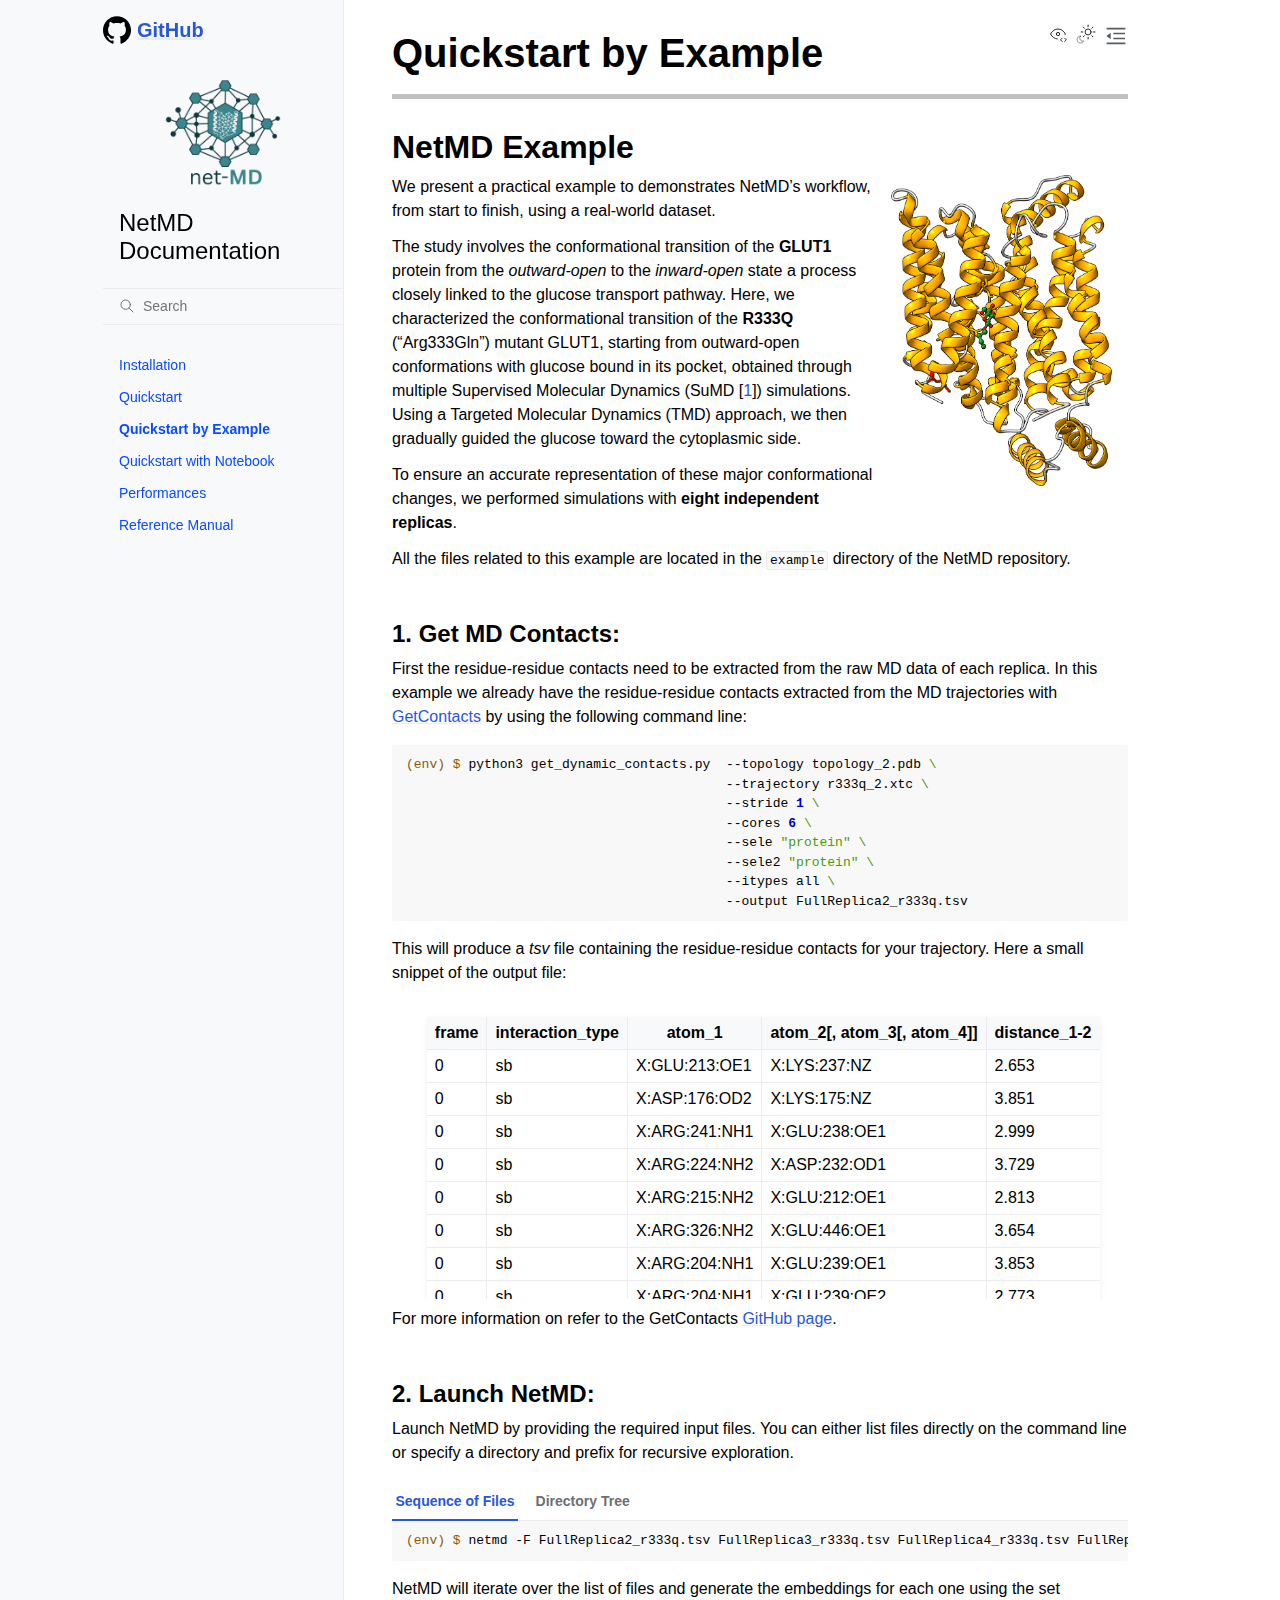
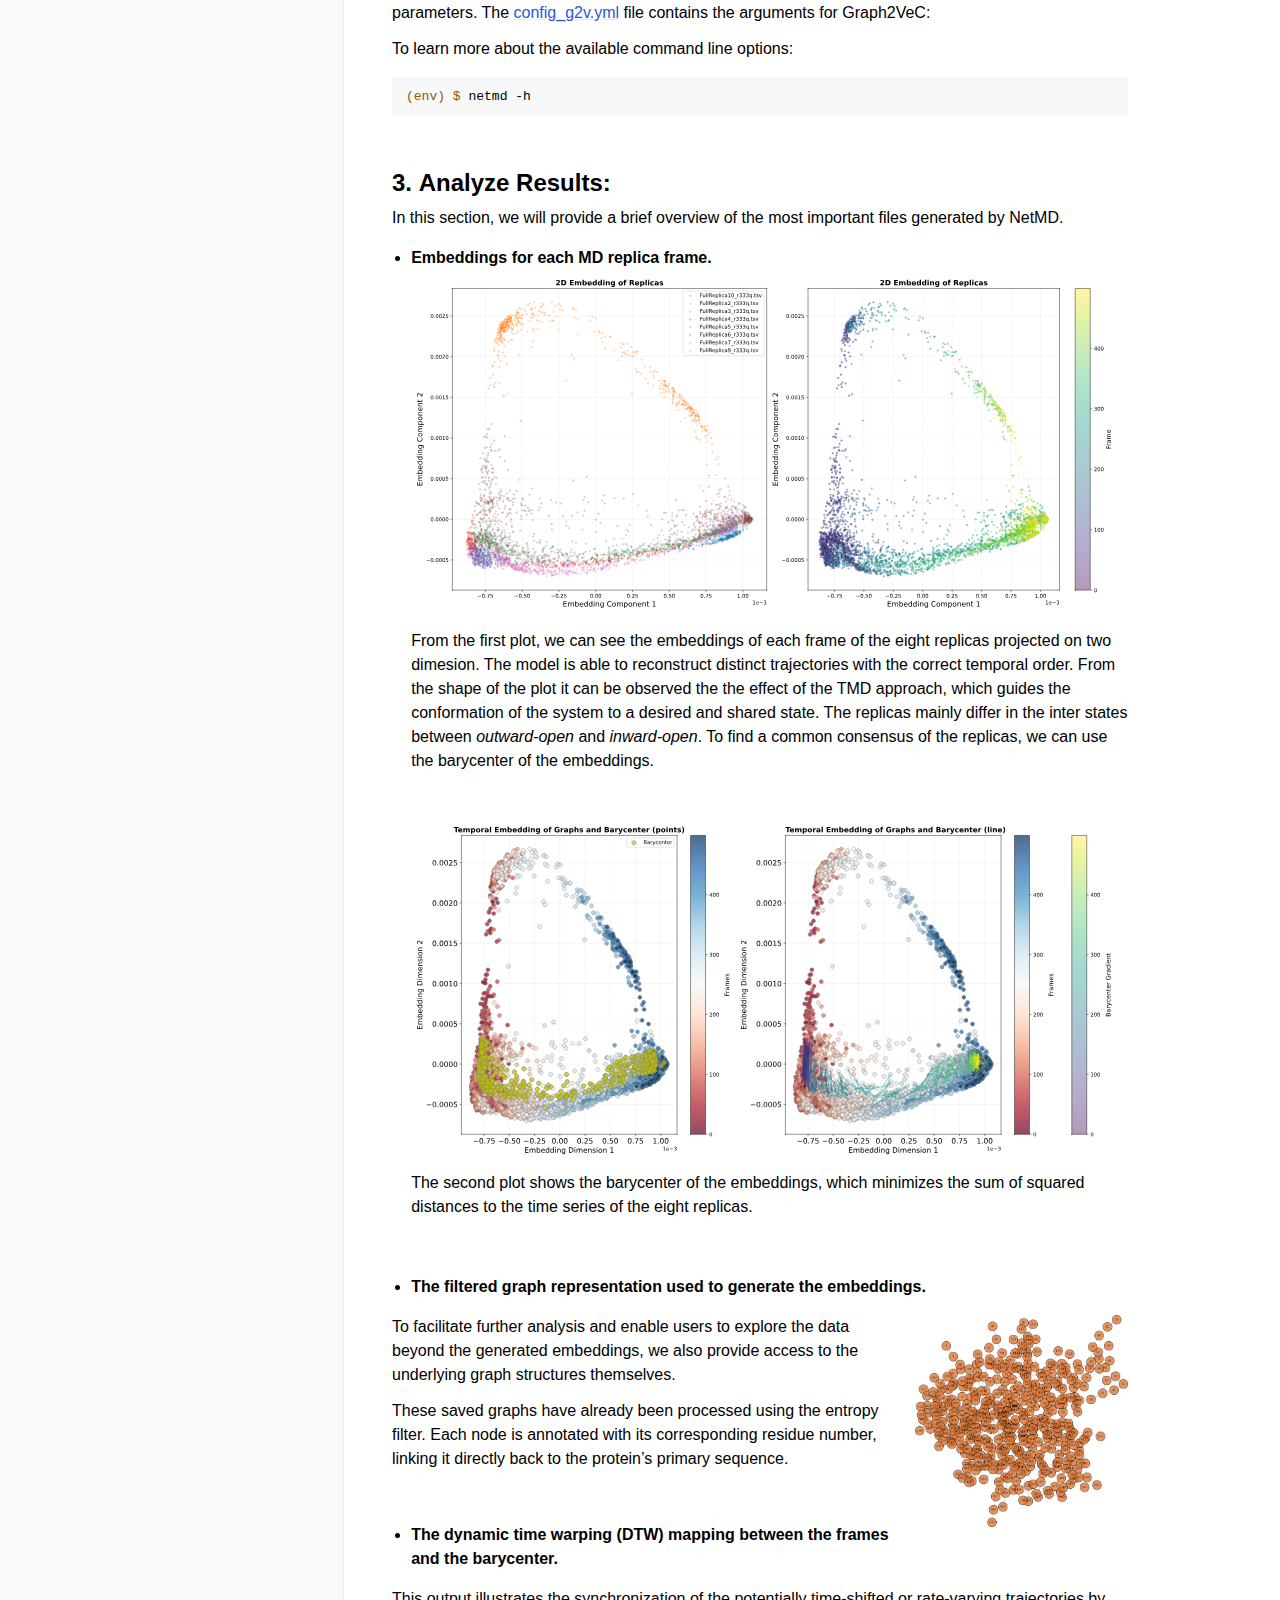
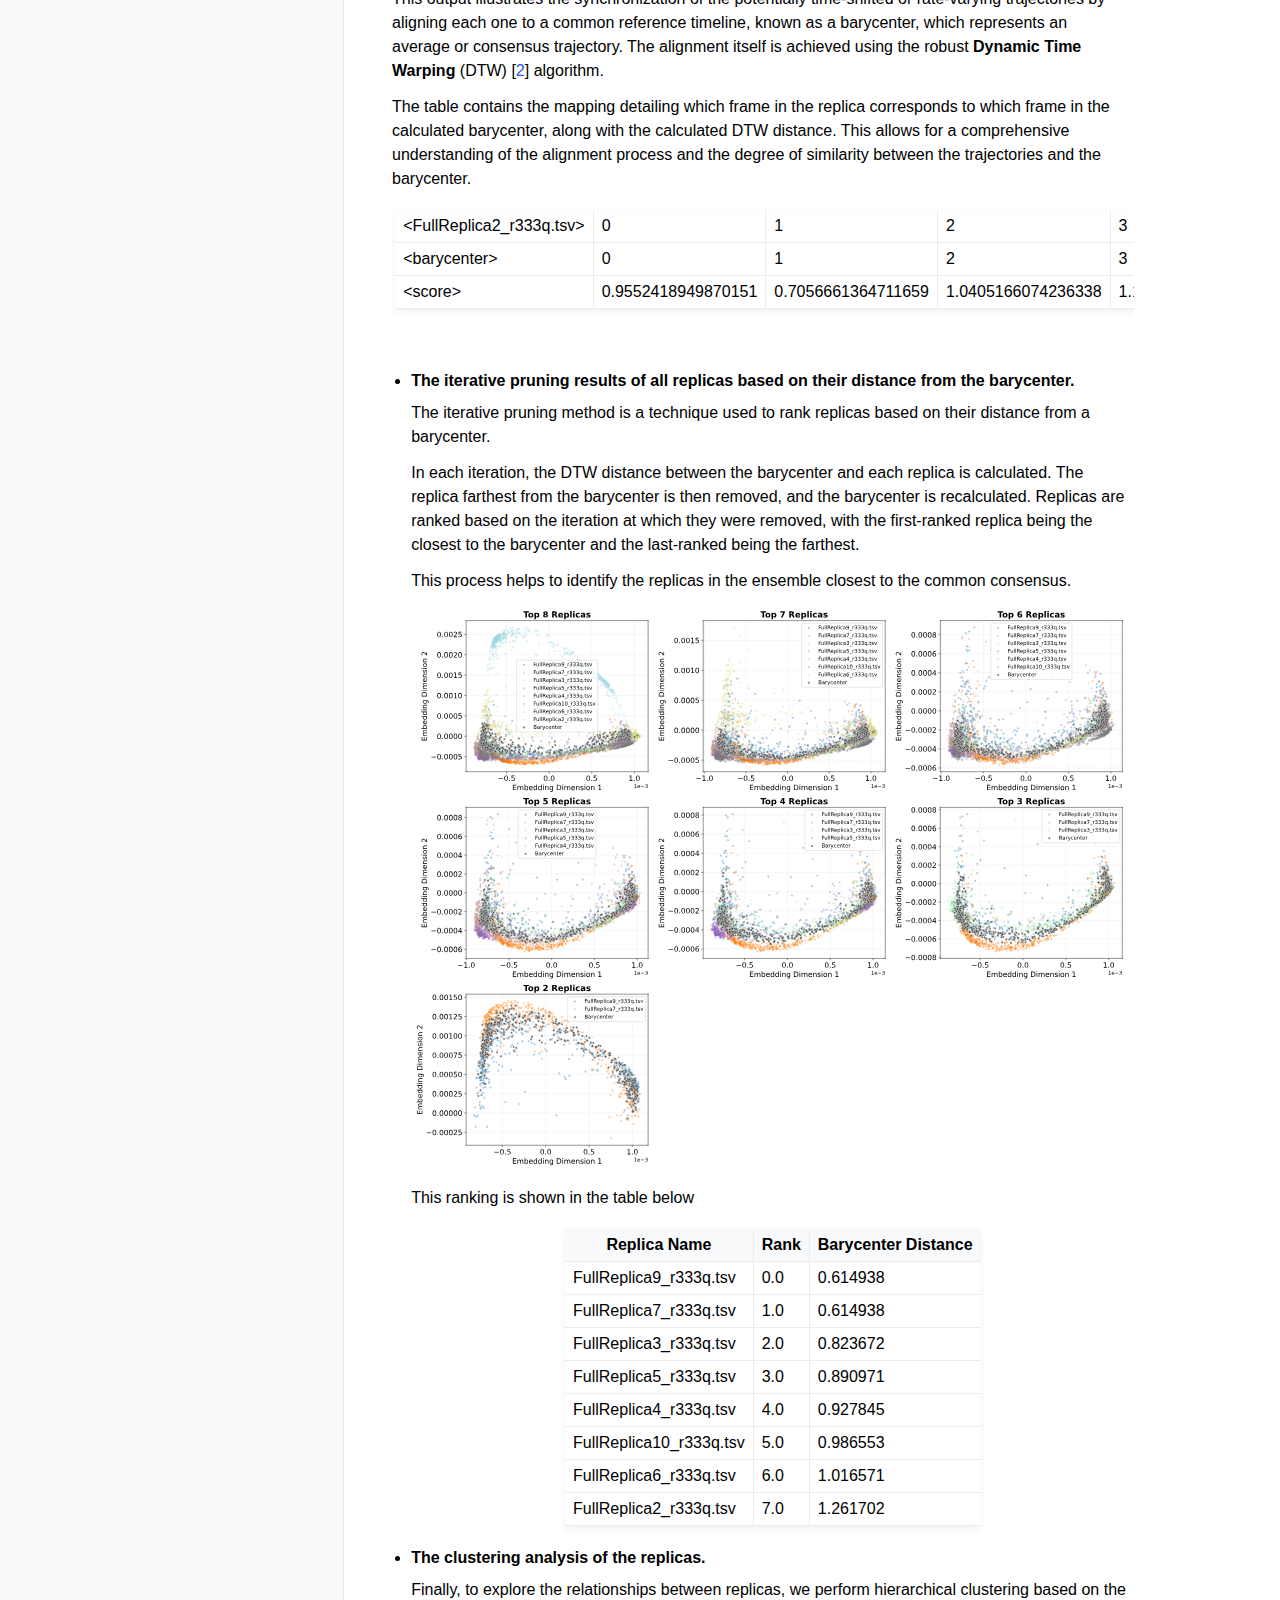
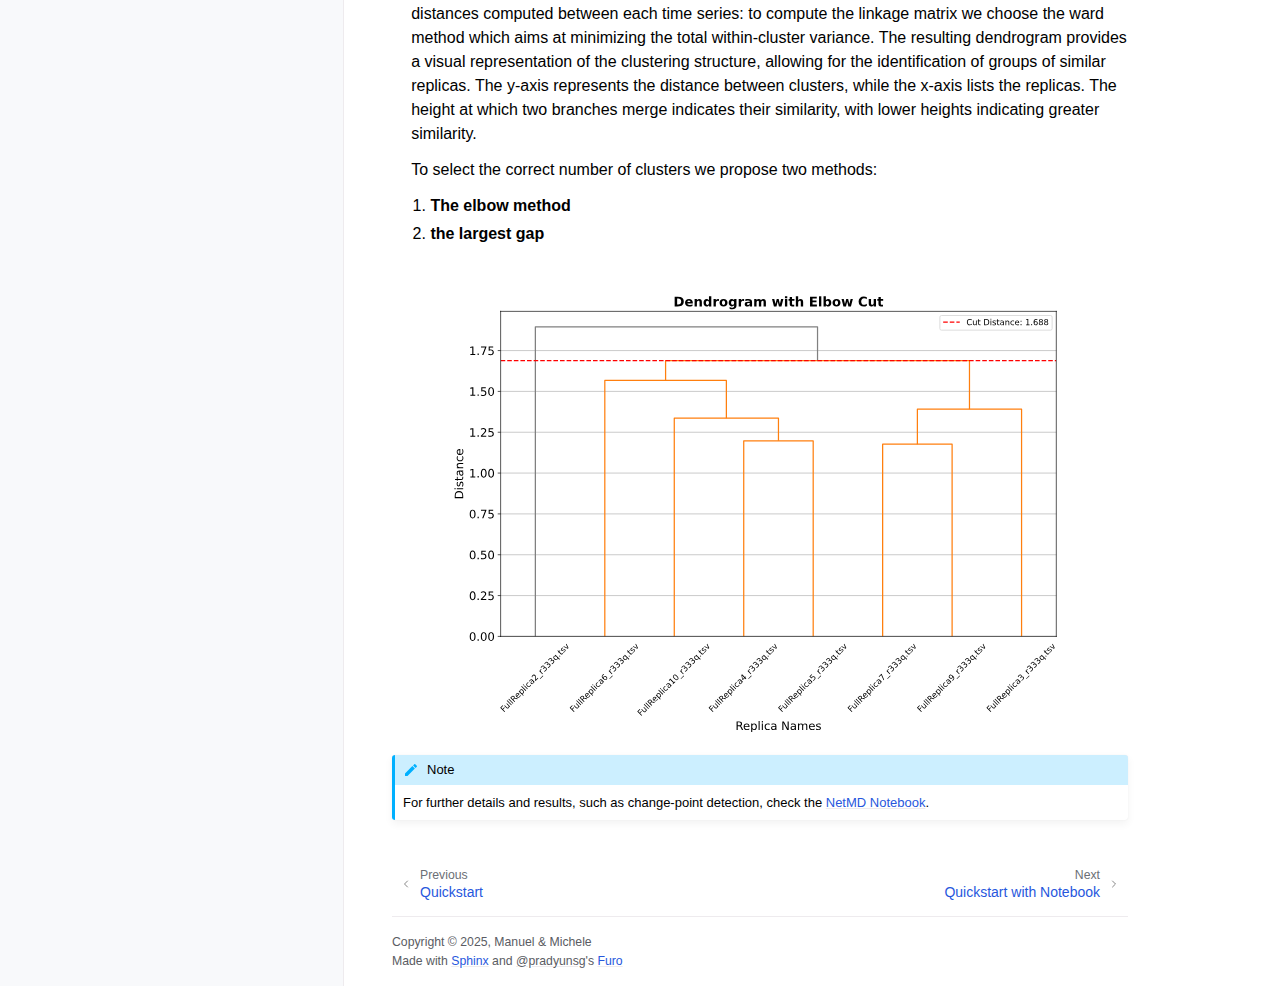
<file: docs/quickstart_example.html>
<!doctype html>
<html class="no-js" lang="en" data-content_root="./">
  <head><meta charset="utf-8"/>
    <meta name="viewport" content="width=device-width,initial-scale=1"/>
    <meta name="color-scheme" content="light dark"><meta name="generator" content="Docutils 0.18.1: http://docutils.sourceforge.net/" />
<link rel="index" title="Index" href="genindex.html" /><link rel="search" title="Search" href="search.html" /><link rel="next" title="Quickstart with Notebook" href="quickstart_notebook.html" /><link rel="prev" title="Quickstart" href="quickstart.html" />
        <link rel="canonical" href="https://mazzalab.github.io/NetMD/quickstart_example.html" />

    <link rel="shortcut icon" href="_static/favicon.ico"/><!-- Generated with Sphinx 7.3.7 and Furo 2024.08.06 -->
        <title>Quickstart by Example - NetMD Documentation</title>
      <link rel="stylesheet" type="text/css" href="_static/pygments.css?v=362ab14a" />
    <link rel="stylesheet" type="text/css" href="_static/styles/furo.css?v=354aac6f" />
    <link rel="stylesheet" type="text/css" href="_static/copybutton.css?v=76b2166b" />
    <link rel="stylesheet" type="text/css" href="_static/tabs.css?v=4c969af8" />
    <link rel="stylesheet" type="text/css" href="_static/custom.css?v=4baadba0" />
    <link rel="stylesheet" type="text/css" href="_static/styles/furo-extensions.css?v=302659d7" />
    
    


<style>
  body {
    --color-code-background: #f8f8f8;
  --color-code-foreground: black;
  
  }
  @media not print {
    body[data-theme="dark"] {
      --color-code-background: #202020;
  --color-code-foreground: #d0d0d0;
  
    }
    @media (prefers-color-scheme: dark) {
      body:not([data-theme="light"]) {
        --color-code-background: #202020;
  --color-code-foreground: #d0d0d0;
  
      }
    }
  }
</style></head>
  <body>
    
    <script>
      document.body.dataset.theme = localStorage.getItem("theme") || "auto";
    </script>
    

<svg xmlns="http://www.w3.org/2000/svg" style="display: none;">
  <symbol id="svg-toc" viewBox="0 0 24 24">
    <title>Contents</title>
    <svg stroke="currentColor" fill="currentColor" stroke-width="0" viewBox="0 0 1024 1024">
      <path d="M408 442h480c4.4 0 8-3.6 8-8v-56c0-4.4-3.6-8-8-8H408c-4.4 0-8 3.6-8 8v56c0 4.4 3.6 8 8 8zm-8 204c0 4.4 3.6 8 8 8h480c4.4 0 8-3.6 8-8v-56c0-4.4-3.6-8-8-8H408c-4.4 0-8 3.6-8 8v56zm504-486H120c-4.4 0-8 3.6-8 8v56c0 4.4 3.6 8 8 8h784c4.4 0 8-3.6 8-8v-56c0-4.4-3.6-8-8-8zm0 632H120c-4.4 0-8 3.6-8 8v56c0 4.4 3.6 8 8 8h784c4.4 0 8-3.6 8-8v-56c0-4.4-3.6-8-8-8zM115.4 518.9L271.7 642c5.8 4.6 14.4.5 14.4-6.9V388.9c0-7.4-8.5-11.5-14.4-6.9L115.4 505.1a8.74 8.74 0 0 0 0 13.8z"/>
    </svg>
  </symbol>
  <symbol id="svg-menu" viewBox="0 0 24 24">
    <title>Menu</title>
    <svg xmlns="http://www.w3.org/2000/svg" viewBox="0 0 24 24" fill="none" stroke="currentColor"
      stroke-width="2" stroke-linecap="round" stroke-linejoin="round" class="feather-menu">
      <line x1="3" y1="12" x2="21" y2="12"></line>
      <line x1="3" y1="6" x2="21" y2="6"></line>
      <line x1="3" y1="18" x2="21" y2="18"></line>
    </svg>
  </symbol>
  <symbol id="svg-arrow-right" viewBox="0 0 24 24">
    <title>Expand</title>
    <svg xmlns="http://www.w3.org/2000/svg" viewBox="0 0 24 24" fill="none" stroke="currentColor"
      stroke-width="2" stroke-linecap="round" stroke-linejoin="round" class="feather-chevron-right">
      <polyline points="9 18 15 12 9 6"></polyline>
    </svg>
  </symbol>
  <symbol id="svg-sun" viewBox="0 0 24 24">
    <title>Light mode</title>
    <svg xmlns="http://www.w3.org/2000/svg" viewBox="0 0 24 24" fill="none" stroke="currentColor"
      stroke-width="1" stroke-linecap="round" stroke-linejoin="round" class="feather-sun">
      <circle cx="12" cy="12" r="5"></circle>
      <line x1="12" y1="1" x2="12" y2="3"></line>
      <line x1="12" y1="21" x2="12" y2="23"></line>
      <line x1="4.22" y1="4.22" x2="5.64" y2="5.64"></line>
      <line x1="18.36" y1="18.36" x2="19.78" y2="19.78"></line>
      <line x1="1" y1="12" x2="3" y2="12"></line>
      <line x1="21" y1="12" x2="23" y2="12"></line>
      <line x1="4.22" y1="19.78" x2="5.64" y2="18.36"></line>
      <line x1="18.36" y1="5.64" x2="19.78" y2="4.22"></line>
    </svg>
  </symbol>
  <symbol id="svg-moon" viewBox="0 0 24 24">
    <title>Dark mode</title>
    <svg xmlns="http://www.w3.org/2000/svg" viewBox="0 0 24 24" fill="none" stroke="currentColor"
      stroke-width="1" stroke-linecap="round" stroke-linejoin="round" class="icon-tabler-moon">
      <path stroke="none" d="M0 0h24v24H0z" fill="none" />
      <path d="M12 3c.132 0 .263 0 .393 0a7.5 7.5 0 0 0 7.92 12.446a9 9 0 1 1 -8.313 -12.454z" />
    </svg>
  </symbol>
  <symbol id="svg-sun-with-moon" viewBox="0 0 24 24">
    <title>Auto light/dark, in light mode</title>
    <svg xmlns="http://www.w3.org/2000/svg" viewBox="0 0 24 24" fill="none" stroke="currentColor"
      stroke-width="1" stroke-linecap="round" stroke-linejoin="round"
      class="icon-custom-derived-from-feather-sun-and-tabler-moon">
      <path style="opacity: 50%" d="M 5.411 14.504 C 5.471 14.504 5.532 14.504 5.591 14.504 C 3.639 16.319 4.383 19.569 6.931 20.352 C 7.693 20.586 8.512 20.551 9.25 20.252 C 8.023 23.207 4.056 23.725 2.11 21.184 C 0.166 18.642 1.702 14.949 4.874 14.536 C 5.051 14.512 5.231 14.5 5.411 14.5 L 5.411 14.504 Z"/>
      <line x1="14.5" y1="3.25" x2="14.5" y2="1.25"/>
      <line x1="14.5" y1="15.85" x2="14.5" y2="17.85"/>
      <line x1="10.044" y1="5.094" x2="8.63" y2="3.68"/>
      <line x1="19" y1="14.05" x2="20.414" y2="15.464"/>
      <line x1="8.2" y1="9.55" x2="6.2" y2="9.55"/>
      <line x1="20.8" y1="9.55" x2="22.8" y2="9.55"/>
      <line x1="10.044" y1="14.006" x2="8.63" y2="15.42"/>
      <line x1="19" y1="5.05" x2="20.414" y2="3.636"/>
      <circle cx="14.5" cy="9.55" r="3.6"/>
    </svg>
  </symbol>
  <symbol id="svg-moon-with-sun" viewBox="0 0 24 24">
    <title>Auto light/dark, in dark mode</title>
    <svg xmlns="http://www.w3.org/2000/svg" viewBox="0 0 24 24" fill="none" stroke="currentColor"
      stroke-width="1" stroke-linecap="round" stroke-linejoin="round"
      class="icon-custom-derived-from-feather-sun-and-tabler-moon">
      <path d="M 8.282 7.007 C 8.385 7.007 8.494 7.007 8.595 7.007 C 5.18 10.184 6.481 15.869 10.942 17.24 C 12.275 17.648 13.706 17.589 15 17.066 C 12.851 22.236 5.91 23.143 2.505 18.696 C -0.897 14.249 1.791 7.786 7.342 7.063 C 7.652 7.021 7.965 7 8.282 7 L 8.282 7.007 Z"/>
      <line style="opacity: 50%" x1="18" y1="3.705" x2="18" y2="2.5"/>
      <line style="opacity: 50%" x1="18" y1="11.295" x2="18" y2="12.5"/>
      <line style="opacity: 50%" x1="15.316" y1="4.816" x2="14.464" y2="3.964"/>
      <line style="opacity: 50%" x1="20.711" y1="10.212" x2="21.563" y2="11.063"/>
      <line style="opacity: 50%" x1="14.205" y1="7.5" x2="13.001" y2="7.5"/>
      <line style="opacity: 50%" x1="21.795" y1="7.5" x2="23" y2="7.5"/>
      <line style="opacity: 50%" x1="15.316" y1="10.184" x2="14.464" y2="11.036"/>
      <line style="opacity: 50%" x1="20.711" y1="4.789" x2="21.563" y2="3.937"/>
      <circle style="opacity: 50%" cx="18" cy="7.5" r="2.169"/>
    </svg>
  </symbol>
  <symbol id="svg-pencil" viewBox="0 0 24 24">
    <svg xmlns="http://www.w3.org/2000/svg" viewBox="0 0 24 24" fill="none" stroke="currentColor"
      stroke-width="1" stroke-linecap="round" stroke-linejoin="round" class="icon-tabler-pencil-code">
      <path d="M4 20h4l10.5 -10.5a2.828 2.828 0 1 0 -4 -4l-10.5 10.5v4" />
      <path d="M13.5 6.5l4 4" />
      <path d="M20 21l2 -2l-2 -2" />
      <path d="M17 17l-2 2l2 2" />
    </svg>
  </symbol>
  <symbol id="svg-eye" viewBox="0 0 24 24">
    <svg xmlns="http://www.w3.org/2000/svg" viewBox="0 0 24 24" fill="none" stroke="currentColor"
      stroke-width="1" stroke-linecap="round" stroke-linejoin="round" class="icon-tabler-eye-code">
      <path stroke="none" d="M0 0h24v24H0z" fill="none" />
      <path d="M10 12a2 2 0 1 0 4 0a2 2 0 0 0 -4 0" />
      <path
        d="M11.11 17.958c-3.209 -.307 -5.91 -2.293 -8.11 -5.958c2.4 -4 5.4 -6 9 -6c3.6 0 6.6 2 9 6c-.21 .352 -.427 .688 -.647 1.008" />
      <path d="M20 21l2 -2l-2 -2" />
      <path d="M17 17l-2 2l2 2" />
    </svg>
  </symbol>
</svg>

<input type="checkbox" class="sidebar-toggle" name="__navigation" id="__navigation">
<input type="checkbox" class="sidebar-toggle" name="__toc" id="__toc">
<label class="overlay sidebar-overlay" for="__navigation">
  <div class="visually-hidden">Hide navigation sidebar</div>
</label>
<label class="overlay toc-overlay" for="__toc">
  <div class="visually-hidden">Hide table of contents sidebar</div>
</label>

<a class="skip-to-content muted-link" href="#furo-main-content">Skip to content</a>



<div class="page">
  <header class="mobile-header">
    <div class="header-left">
      <label class="nav-overlay-icon" for="__navigation">
        <div class="visually-hidden">Toggle site navigation sidebar</div>
        <i class="icon"><svg><use href="#svg-menu"></use></svg></i>
      </label>
    </div>
    <div class="header-center">
      <a href="index.html"><div class="brand">NetMD Documentation</div></a>
    </div>
    <div class="header-right">
      <div class="theme-toggle-container theme-toggle-header">
        <button class="theme-toggle">
          <div class="visually-hidden">Toggle Light / Dark / Auto color theme</div>
          <svg class="theme-icon-when-auto-light"><use href="#svg-sun-with-moon"></use></svg>
          <svg class="theme-icon-when-auto-dark"><use href="#svg-moon-with-sun"></use></svg>
          <svg class="theme-icon-when-dark"><use href="#svg-moon"></use></svg>
          <svg class="theme-icon-when-light"><use href="#svg-sun"></use></svg>
        </button>
      </div>
      <label class="toc-overlay-icon toc-header-icon" for="__toc">
        <div class="visually-hidden">Toggle table of contents sidebar</div>
        <i class="icon"><svg><use href="#svg-toc"></use></svg></i>
      </label>
    </div>
  </header>
  <aside class="sidebar-drawer">
    <div class="sidebar-container">
      
      <div class="sidebar-sticky"><style>
  .sidebar-github-link a:visited {
    color: #0366d6 !important;
  }
  .sidebar-github-link a {
    font-size: 1.25em;
  }
  .sidebar-github-link svg {
    width: 28px;
    height: 28px;
  }
</style>
<div class="sidebar-github-link" style="margin: 1em 0; display: flex; align-items: center; gap: 0.5em;">
  <a href="https://github.com/mazzalab/NetMD" target="_blank" rel="noopener" style="font-weight: bold; display: flex; align-items: center; gap: 0.3em;">
    <svg xmlns="http://www.w3.org/2000/svg" viewBox="0 0 24 24" style="vertical-align: middle;"><path d="M12 0.297c-6.63 0-12 5.373-12 12 0 5.303 3.438 9.8 8.205 11.387 0.6 0.113 0.82-0.258 0.82-0.577 0-0.285-0.011-1.04-0.017-2.04-3.338 0.726-4.042-1.61-4.042-1.61-0.546-1.387-1.333-1.756-1.333-1.756-1.089-0.745 0.083-0.729 0.083-0.729 1.205 0.084 1.84 1.236 1.84 1.236 1.07 1.834 2.809 1.304 3.495 0.997 0.108-0.775 0.418-1.305 0.762-1.605-2.665-0.305-5.466-1.334-5.466-5.931 0-1.31 0.469-2.381 1.236-3.221-0.124-0.303-0.535-1.523 0.117-3.176 0 0 1.008-0.322 3.301 1.23 0.957-0.266 1.983-0.399 3.003-0.404 1.02 0.005 2.047 0.138 3.006 0.404 2.291-1.553 3.297-1.23 3.297-1.23 0.653 1.653 0.242 2.873 0.119 3.176 0.77 0.84 1.235 1.911 1.235 3.221 0 4.609-2.804 5.624-5.475 5.921 0.43 0.372 0.823 1.102 0.823 2.222 0 1.606-0.015 2.898-0.015 3.293 0 0.322 0.216 0.694 0.825 0.576 4.765-1.589 8.199-6.085 8.199-11.386 0-6.627-5.373-12-12-12z"/></svg>
    GitHub
  </a>
</div><a class="sidebar-brand" href="index.html">
  
  <div class="sidebar-logo-container">
    <img class="sidebar-logo only-light" src="_static//img/netmd_logo_def.png" alt="Light Logo"/>
    <img class="sidebar-logo only-dark" src="_static//img/netmd_logo_def.png" alt="Dark Logo"/>
  </div>
  
  <span class="sidebar-brand-text">NetMD Documentation</span>
  
</a><form class="sidebar-search-container" method="get" action="search.html" role="search">
  <input class="sidebar-search" placeholder="Search" name="q" aria-label="Search">
  <input type="hidden" name="check_keywords" value="yes">
  <input type="hidden" name="area" value="default">
</form>
<div id="searchbox"></div><div class="sidebar-tree">
  <ul class="current">
<li class="toctree-l1"><a class="reference internal" href="installation.html">Installation</a></li>
<li class="toctree-l1"><a class="reference internal" href="quickstart.html">Quickstart</a></li>
<li class="toctree-l1 current current-page"><a class="current reference internal" href="#">Quickstart by Example</a></li>
<li class="toctree-l1"><a class="reference internal" href="quickstart_notebook.html">Quickstart with Notebook</a></li>
<li class="toctree-l1"><a class="reference internal" href="performance.html">Performances</a></li>
<li class="toctree-l1"><a class="reference internal" href="reference_manual.html">Reference Manual</a></li>
</ul>

</div>

      </div>
      
    </div>
  </aside>
  <div class="main">
    <div class="content">
      <div class="article-container">
        <a href="#" class="back-to-top muted-link">
          <svg xmlns="http://www.w3.org/2000/svg" viewBox="0 0 24 24">
            <path d="M13 20h-2V8l-5.5 5.5-1.42-1.42L12 4.16l7.92 7.92-1.42 1.42L13 8v12z"></path>
          </svg>
          <span>Back to top</span>
        </a>
        <div class="content-icon-container">
          <div class="view-this-page">
  <a class="muted-link" href="_sources/quickstart_example.rst.txt" title="View this page">
    <svg><use href="#svg-eye"></use></svg>
    <span class="visually-hidden">View this page</span>
  </a>
</div>
<div class="theme-toggle-container theme-toggle-content">
            <button class="theme-toggle">
              <div class="visually-hidden">Toggle Light / Dark / Auto color theme</div>
              <svg class="theme-icon-when-auto-light"><use href="#svg-sun-with-moon"></use></svg>
              <svg class="theme-icon-when-auto-dark"><use href="#svg-moon-with-sun"></use></svg>
              <svg class="theme-icon-when-dark"><use href="#svg-moon"></use></svg>
              <svg class="theme-icon-when-light"><use href="#svg-sun"></use></svg>
            </button>
          </div>
          <label class="toc-overlay-icon toc-content-icon" for="__toc">
            <div class="visually-hidden">Toggle table of contents sidebar</div>
            <i class="icon"><svg><use href="#svg-toc"></use></svg></i>
          </label>
        </div>
        <article role="main" id="furo-main-content">
          <section id="quickstart-by-example">
<span id="quickstart-example"></span><h1>Quickstart by Example<a class="headerlink" href="#quickstart-by-example" title="Link to this heading">¶</a></h1>
<hr class="text-linebreak"><section id="netmd-example">
<h2>NetMD Example<a class="headerlink" href="#netmd-example" title="Link to this heading">¶</a></h2>
<img alt="Example" class="align-right" src="_images/glut_R333_2.png" style="width: 30%;" />
<p>We present a practical example to demonstrates NetMD’s workflow, from start to finish, using a real-world dataset.</p>
<p>The study involves the conformational transition of the <strong>GLUT1</strong> protein from the <cite>outward-open</cite> to the <cite>inward-open</cite> state a process closely linked to the glucose transport pathway. Here, we characterized the conformational transition of the <strong>R333Q</strong> (“Arg333Gln”) mutant GLUT1,
starting from outward-open conformations with glucose bound in its pocket, obtained through multiple Supervised Molecular Dynamics (SuMD [<a href="https://doi.org/10.1007/978-1-4939-8630-9_17" target="_blank">1</a>]) simulations.
Using a Targeted Molecular Dynamics (TMD) approach, we then gradually guided the glucose toward the cytoplasmic side.</p>
<p>To ensure an accurate representation of these major conformational changes, we performed simulations with <strong>eight independent replicas</strong>.</p>
<p>All the files related to this example are located in the <code class="docutils literal notranslate"><span class="pre">example</span></code> directory of the NetMD repository.</p>
<div class="line-block">
<div class="line"><br /></div>
</div>
<section id="get-md-contacts">
<h3>1.  <strong>Get MD Contacts</strong>:<a class="headerlink" href="#get-md-contacts" title="Link to this heading">¶</a></h3>
<p>First the residue-residue contacts need to be extracted from the raw MD data of each replica. In this example we already have the residue-residue contacts extracted from the MD trajectories with <a href="https://getcontacts.github.io" target="_blank">GetContacts</a> by using the following command line:</p>
<div class="highlight-console notranslate"><div class="highlight"><pre><span></span><span class="gp gp-VirtualEnv">(env)</span> <span class="gp">$ </span>python3<span class="w"> </span>get_dynamic_contacts.py<span class="w">  </span>--topology<span class="w"> </span>topology_2.pdb<span class="w"> </span><span class="se">\</span>
<span class="w">                                         </span>--trajectory<span class="w"> </span>r333q_2.xtc<span class="w"> </span><span class="se">\</span>
<span class="w">                                         </span>--stride<span class="w"> </span><span class="m">1</span><span class="w"> </span><span class="se">\</span>
<span class="w">                                         </span>--cores<span class="w"> </span><span class="m">6</span><span class="w"> </span><span class="se">\</span>
<span class="w">                                         </span>--sele<span class="w"> </span><span class="s2">&quot;protein&quot;</span><span class="w"> </span><span class="se">\</span>
<span class="w">                                         </span>--sele2<span class="w"> </span><span class="s2">&quot;protein&quot;</span><span class="w"> </span><span class="se">\</span>
<span class="w">                                         </span>--itypes<span class="w"> </span>all<span class="w"> </span><span class="se">\</span>
<span class="w">                                         </span>--output<span class="w"> </span>FullReplica2_r333q.tsv
</pre></div>
</div>
<p>This will produce a <em>tsv</em> file containing the residue-residue contacts for your trajectory. Here a small snippet of the output file:</p>
<div class="scrollable-table docutils container">
<div class="table-wrapper docutils container">
<table class="docutils align-default">
<thead>
<tr class="row-odd"><th class="head"><p>frame</p></th>
<th class="head"><p>interaction_type</p></th>
<th class="head"><p>atom_1</p></th>
<th class="head"><p>atom_2[, atom_3[, atom_4]]</p></th>
<th class="head"><p>distance_1-2</p></th>
</tr>
</thead>
<tbody>
<tr class="row-even"><td><p>0</p></td>
<td><p>sb</p></td>
<td><p>X:GLU:213:OE1</p></td>
<td><p>X:LYS:237:NZ</p></td>
<td><p>2.653</p></td>
</tr>
<tr class="row-odd"><td><p>0</p></td>
<td><p>sb</p></td>
<td><p>X:ASP:176:OD2</p></td>
<td><p>X:LYS:175:NZ</p></td>
<td><p>3.851</p></td>
</tr>
<tr class="row-even"><td><p>0</p></td>
<td><p>sb</p></td>
<td><p>X:ARG:241:NH1</p></td>
<td><p>X:GLU:238:OE1</p></td>
<td><p>2.999</p></td>
</tr>
<tr class="row-odd"><td><p>0</p></td>
<td><p>sb</p></td>
<td><p>X:ARG:224:NH2</p></td>
<td><p>X:ASP:232:OD1</p></td>
<td><p>3.729</p></td>
</tr>
<tr class="row-even"><td><p>0</p></td>
<td><p>sb</p></td>
<td><p>X:ARG:215:NH2</p></td>
<td><p>X:GLU:212:OE1</p></td>
<td><p>2.813</p></td>
</tr>
<tr class="row-odd"><td><p>0</p></td>
<td><p>sb</p></td>
<td><p>X:ARG:326:NH2</p></td>
<td><p>X:GLU:446:OE1</p></td>
<td><p>3.654</p></td>
</tr>
<tr class="row-even"><td><p>0</p></td>
<td><p>sb</p></td>
<td><p>X:ARG:204:NH1</p></td>
<td><p>X:GLU:239:OE1</p></td>
<td><p>3.853</p></td>
</tr>
<tr class="row-odd"><td><p>0</p></td>
<td><p>sb</p></td>
<td><p>X:ARG:204:NH1</p></td>
<td><p>X:GLU:239:OE2</p></td>
<td><p>2.773</p></td>
</tr>
<tr class="row-even"><td><p>0</p></td>
<td><p>sb</p></td>
<td><p>X:ARG:204:NH2</p></td>
<td><p>X:GLU:239:OE1</p></td>
<td><p>3.772</p></td>
</tr>
<tr class="row-odd"><td><p>0</p></td>
<td><p>sb</p></td>
<td><p>X:ARG:204:NH2</p></td>
<td><p>X:GLU:239:OE2</p></td>
<td><p>2.991</p></td>
</tr>
<tr class="row-even"><td><p>0</p></td>
<td><p>sb</p></td>
<td><p>X:ASP:176:OD1</p></td>
<td><p>X:LYS:175:NZ</p></td>
<td><p>2.590</p></td>
</tr>
<tr class="row-odd"><td><p>0</p></td>
<td><p>sb</p></td>
<td><p>X:ASP:232:OD2</p></td>
<td><p>X:HSD:231:ND1</p></td>
<td><p>2.877</p></td>
</tr>
<tr class="row-even"><td><p>…</p></td>
<td><p>…</p></td>
<td><p>…</p></td>
<td><p>…</p></td>
<td><p>…</p></td>
</tr>
</tbody>
</table>
</div>
</div>
<p>For more information on refer to the GetContacts <a href="https://github.com/getcontacts/getcontacts" target="_blank">GitHub page</a>.</p>
<div class="line-block">
<div class="line"><br /></div>
</div>
</section>
<section id="launch-netmd">
<h3>2.  <strong>Launch NetMD</strong>:<a class="headerlink" href="#launch-netmd" title="Link to this heading">¶</a></h3>
<p>Launch NetMD by providing the required input files. You can either list files directly on the command line or specify a directory and prefix for recursive exploration.</p>
<div class="tab-set docutils container">
<input checked="True" class="tab-input" id="tab-set--0-input--1" name="tab-set--0" type="radio"><label class="tab-label" for="tab-set--0-input--1">Sequence of Files</label><div class="tab-content docutils container">
<div class="highlight-console notranslate"><div class="highlight"><pre><span></span><span class="gp gp-VirtualEnv">(env)</span> <span class="gp">$ </span>netmd<span class="w"> </span>-F<span class="w"> </span>FullReplica2_r333q.tsv<span class="w"> </span>FullReplica3_r333q.tsv<span class="w"> </span>FullReplica4_r333q.tsv<span class="w"> </span>FullReplica5_r333q.tsv<span class="w"> </span>FullReplica7_r333q.tsv<span class="w"> </span>FullReplica8_r333q.tsv<span class="w"> </span>FullReplica9_r333q.tsv<span class="w"> </span>FullReplica10_r333q.tsv<span class="w"> </span>-o<span class="w"> </span>./results<span class="w"> </span>-e<span class="w"> </span><span class="m">0</span>.1<span class="w"> </span>-c<span class="w"> </span>config_g2v.yml<span class="w"> </span>--verbose
</pre></div>
</div>
<p>NetMD will iterate over the list of files and generate the embeddings for each one using the set parameters. The <a href="https://github.com/mazzalab/NetMD/blob/main/conf/config_g2v.yml" target="_blank">config_g2v.yml</a> file contains the arguments for Graph2VeC:</p>
</div>
<input class="tab-input" id="tab-set--0-input--2" name="tab-set--0" type="radio"><label class="tab-label" for="tab-set--0-input--2">Directory Tree</label><div class="tab-content docutils container">
<div class="highlight-console notranslate"><div class="highlight"><pre><span></span><span class="gp gp-VirtualEnv">(env)</span> <span class="gp">$ </span>netmd<span class="w"> </span>-I<span class="w"> </span>tutorial/GLUT1_R333Q<span class="w"> </span>FullReplica<span class="w"> </span>-o<span class="w"> </span>./results<span class="w"> </span>-e<span class="w"> </span><span class="m">0</span>.1<span class="w"> </span>-c<span class="w"> </span>config_g2v.yml<span class="w"> </span>--verbose
</pre></div>
</div>
<p>NetMD will recursivly explore the directory tree starting from <code class="docutils literal notranslate"><span class="pre">R333Q</span></code> and generate the embeddings for each file with the prefix <cite>FullReplica</cite>. The <a href="https://github.com/mazzalab/NetMD/blob/main/conf/config_g2v.yml" target="_blank">config_g2v.yml</a> file contains the arguments for Graph2Vec:</p>
<div class="admonition note">
<p class="admonition-title">Note</p>
<p>The <code class="docutils literal notranslate"><span class="pre">-I</span></code> option will only work if the input files are in the same directory. If you have files in different directories, you can use the <code class="docutils literal notranslate"><span class="pre">-F</span></code> option to specify them.</p>
</div>
</div>
</div>
<p>To learn more about the available command line options:</p>
<div class="highlight-console notranslate"><div class="highlight"><pre><span></span><span class="gp gp-VirtualEnv">(env)</span> <span class="gp">$ </span>netmd<span class="w"> </span>-h
</pre></div>
</div>
<div class="line-block">
<div class="line"><br /></div>
</div>
</section>
<section id="analyze-results">
<h3>3. <strong>Analyze Results</strong>:<a class="headerlink" href="#analyze-results" title="Link to this heading">¶</a></h3>
<p>In this section, we will provide a brief overview of the most important files generated by NetMD.</p>
<ul>
<li><p><strong>Embeddings for each MD replica frame.</strong></p>
<figure class="align-center">
<img alt="replica embedding" src="_images/replica_embedding.svg" width="100%" /></figure>
<p>From the first plot, we can see the embeddings of each frame of the eight replicas projected on two dimesion. The model is able to reconstruct distinct trajectories with the correct temporal order. From the shape of the plot it can be observed the the effect of the TMD approach, which guides the conformation of the system to a desired and shared state.
The replicas mainly differ in the inter states between <em>outward-open</em> and <em>inward-open</em>. To find a common consensus of the replicas, we can use the barycenter of the embeddings.</p>
<div class="line-block">
<div class="line"><br /></div>
</div>
<figure class="align-center">
<img alt="replica embedding with batycenter" src="_images/barycenter_embedding.svg" width="100%" /></figure>
<p>The second plot shows the barycenter of the embeddings, which minimizes the sum of squared distances to the time series of the eight replicas.</p>
</li>
</ul>
<div class="line-block">
<div class="line"><br /></div>
</div>
<ul class="simple">
<li><p><strong>The filtered graph representation used to generate the embeddings.</strong></p></li>
</ul>
<div style="float: right; width: 29%; margin-left: 15px; margin-bottom: 15px;">
    <img src="_static/img/Glut1R333Q/subgraph3.png" alt="protein_graph" style="width: 100%;">
</div><p>To facilitate further analysis and enable users to explore the data beyond the generated embeddings,
we also provide access to the underlying graph structures themselves.</p>
<p>These saved graphs have already been processed using the entropy filter.
Each node is annotated with its corresponding residue number, linking it directly back to the protein’s primary sequence.</p>
<div class="line-block">
<div class="line"><br /></div>
</div>
<ul class="simple">
<li><p><strong>The dynamic time warping (DTW) mapping between the frames and the barycenter.</strong></p></li>
</ul>
<p>This output illustrates the synchronization of the potentially time-shifted or rate-varying trajectories by aligning each one to a common reference timeline,
known as a barycenter, which represents an average or consensus trajectory. The alignment itself is achieved using the robust <strong>Dynamic Time Warping</strong> (DTW) [<a href="https://tslearn.readthedocs.io/en/stable/user_guide/dtw.html" target="_blank">2</a>] algorithm.</p>
<p>The table contains the mapping detailing which frame in the replica corresponds to which frame in the calculated barycenter, along with the calculated DTW distance.
This allows for a comprehensive understanding of the alignment process and the degree of similarity between the trajectories and the barycenter.</p>
<div class="scrollable-table-dtw docutils container">
<div class="table-wrapper docutils container">
<table class="docutils align-default">
<tbody>
<tr class="row-odd"><td><p>&lt;FullReplica2_r333q.tsv&gt;</p></td>
<td><p>0</p></td>
<td><p>1</p></td>
<td><p>2</p></td>
<td><p>3</p></td>
<td><p>4</p></td>
<td><p>5</p></td>
<td><p>6</p></td>
<td><p>7</p></td>
<td><p>8</p></td>
<td><p>9</p></td>
<td><p>10</p></td>
<td><p>11</p></td>
<td><p>12</p></td>
<td><p>13</p></td>
<td><p>14</p></td>
<td><p>15</p></td>
<td><p>16</p></td>
<td><p>17</p></td>
<td><p>18</p></td>
<td><p>19</p></td>
<td><p>20</p></td>
<td><p>21</p></td>
<td><p>22</p></td>
<td><p>23</p></td>
<td><p>24</p></td>
<td><p>25</p></td>
<td><p>26</p></td>
<td><p>27</p></td>
<td><p>28</p></td>
<td><p>29</p></td>
<td><p>30</p></td>
<td><p>31</p></td>
<td><p>32</p></td>
<td><p>33</p></td>
<td><p>34</p></td>
<td><p>35</p></td>
<td><p>36</p></td>
<td><p>37</p></td>
<td><p>38</p></td>
<td><p>39</p></td>
<td><p>40</p></td>
<td><p>41</p></td>
<td><p>42</p></td>
<td><p>43</p></td>
<td><p>44</p></td>
<td><p>45</p></td>
<td><p>46</p></td>
<td><p>47</p></td>
<td><p>48</p></td>
<td><p>49</p></td>
<td><p>50</p></td>
<td><p>51</p></td>
<td><p>52</p></td>
<td><p>53</p></td>
<td><p>54</p></td>
<td><p>55</p></td>
<td><p>56</p></td>
<td><p>57</p></td>
<td><p>58</p></td>
<td><p>59</p></td>
<td><p>60</p></td>
<td><p>61</p></td>
<td><p>62</p></td>
<td><p>63</p></td>
<td><p>64</p></td>
<td><p>65</p></td>
<td><p>66</p></td>
<td><p>67</p></td>
<td><p>68</p></td>
<td><p>69</p></td>
<td><p>70</p></td>
<td><p>71</p></td>
<td><p>72</p></td>
<td><p>73</p></td>
<td><p>74</p></td>
<td><p>75</p></td>
<td><p>76</p></td>
<td><p>77</p></td>
<td><p>78</p></td>
<td><p>79</p></td>
<td><p>80</p></td>
<td><p>81</p></td>
<td><p>82</p></td>
<td><p>83</p></td>
<td><p>84</p></td>
<td><p>85</p></td>
<td><p>86</p></td>
<td><p>87</p></td>
<td><p>88</p></td>
<td><p>89</p></td>
<td><p>90</p></td>
<td><p>91</p></td>
<td><p>92</p></td>
<td><p>93</p></td>
<td><p>94</p></td>
<td><p>95</p></td>
<td><p>96</p></td>
<td><p>97</p></td>
<td><p>98</p></td>
<td><p>99</p></td>
<td><p>100</p></td>
<td><p>101</p></td>
<td><p>102</p></td>
<td><p>103</p></td>
<td><p>104</p></td>
<td><p>105</p></td>
<td><p>106</p></td>
<td><p>107</p></td>
<td><p>108</p></td>
<td><p>109</p></td>
<td><p>110</p></td>
<td><p>111</p></td>
<td><p>112</p></td>
<td><p>113</p></td>
<td><p>114</p></td>
<td><p>115</p></td>
<td><p>116</p></td>
<td><p>117</p></td>
<td><p>118</p></td>
<td><p>119</p></td>
<td><p>120</p></td>
<td><p>121</p></td>
<td><p>122</p></td>
<td><p>123</p></td>
<td><p>124</p></td>
<td><p>125</p></td>
<td><p>126</p></td>
<td><p>127</p></td>
<td><p>128</p></td>
<td><p>129</p></td>
<td><p>130</p></td>
<td><p>131</p></td>
<td><p>132</p></td>
<td><p>133</p></td>
<td><p>134</p></td>
<td><p>135</p></td>
<td><p>136</p></td>
<td><p>137</p></td>
<td><p>138</p></td>
<td><p>139</p></td>
<td><p>140</p></td>
<td><p>141</p></td>
<td><p>142</p></td>
<td><p>143</p></td>
<td><p>144</p></td>
<td><p>145</p></td>
<td><p>146</p></td>
<td><p>147</p></td>
<td><p>148</p></td>
<td><p>149</p></td>
<td><p>150</p></td>
<td><p>151</p></td>
<td><p>152</p></td>
<td><p>153</p></td>
<td><p>154</p></td>
<td><p>155</p></td>
<td><p>156</p></td>
<td><p>157</p></td>
<td><p>158</p></td>
<td><p>159</p></td>
<td><p>160</p></td>
<td><p>161</p></td>
<td><p>162</p></td>
<td><p>163</p></td>
<td><p>164</p></td>
<td><p>165</p></td>
<td><p>166</p></td>
<td><p>167</p></td>
<td><p>168</p></td>
<td><p>169</p></td>
<td><p>170</p></td>
<td><p>171</p></td>
<td><p>172</p></td>
<td><p>173</p></td>
<td><p>174</p></td>
<td><p>175</p></td>
<td><p>176</p></td>
<td><p>177</p></td>
<td><p>178</p></td>
<td><p>179</p></td>
<td><p>180</p></td>
<td><p>181</p></td>
<td><p>182</p></td>
<td><p>183</p></td>
<td><p>184</p></td>
<td><p>185</p></td>
<td><p>186</p></td>
<td><p>187</p></td>
<td><p>188</p></td>
<td><p>189</p></td>
<td><p>190</p></td>
<td><p>191</p></td>
<td><p>192</p></td>
<td><p>193</p></td>
<td><p>194</p></td>
<td><p>195</p></td>
<td><p>196</p></td>
<td><p>197</p></td>
<td><p>198</p></td>
<td><p>199</p></td>
<td><p>200</p></td>
<td><p>201</p></td>
<td><p>202</p></td>
<td><p>203</p></td>
<td><p>204</p></td>
<td><p>205</p></td>
<td><p>206</p></td>
<td><p>207</p></td>
<td><p>208</p></td>
<td><p>209</p></td>
<td><p>210</p></td>
<td><p>211</p></td>
<td><p>212</p></td>
<td><p>213</p></td>
<td><p>214</p></td>
<td><p>215</p></td>
<td><p>216</p></td>
<td><p>217</p></td>
<td><p>218</p></td>
<td><p>219</p></td>
<td><p>220</p></td>
<td><p>221</p></td>
<td><p>222</p></td>
<td><p>223</p></td>
<td><p>224</p></td>
<td><p>225</p></td>
<td><p>226</p></td>
<td><p>227</p></td>
<td><p>228</p></td>
<td><p>229</p></td>
<td><p>230</p></td>
<td><p>231</p></td>
<td><p>232</p></td>
<td><p>233</p></td>
<td><p>234</p></td>
<td><p>235</p></td>
<td><p>236</p></td>
<td><p>237</p></td>
<td><p>238</p></td>
<td><p>239</p></td>
<td><p>240</p></td>
<td><p>241</p></td>
<td><p>242</p></td>
<td><p>243</p></td>
<td><p>244</p></td>
<td><p>245</p></td>
<td><p>246</p></td>
<td><p>247</p></td>
<td><p>248</p></td>
<td><p>249</p></td>
<td><p>250</p></td>
<td><p>251</p></td>
<td><p>252</p></td>
<td><p>253</p></td>
<td><p>254</p></td>
<td><p>255</p></td>
<td><p>256</p></td>
<td><p>257</p></td>
<td><p>258</p></td>
<td><p>259</p></td>
<td><p>260</p></td>
<td><p>261</p></td>
<td><p>262</p></td>
<td><p>263</p></td>
<td><p>264</p></td>
<td><p>265</p></td>
<td><p>266</p></td>
<td><p>267</p></td>
<td><p>268</p></td>
<td><p>269</p></td>
<td><p>270</p></td>
<td><p>271</p></td>
<td><p>272</p></td>
<td><p>273</p></td>
<td><p>274</p></td>
<td><p>275</p></td>
<td><p>276</p></td>
<td><p>277</p></td>
<td><p>278</p></td>
<td><p>279</p></td>
<td><p>280</p></td>
<td><p>281</p></td>
<td><p>282</p></td>
<td><p>283</p></td>
<td><p>284</p></td>
<td><p>285</p></td>
<td><p>286</p></td>
<td><p>287</p></td>
<td><p>288</p></td>
<td><p>289</p></td>
<td><p>290</p></td>
<td><p>291</p></td>
<td><p>292</p></td>
<td><p>293</p></td>
<td><p>294</p></td>
<td><p>295</p></td>
<td><p>296</p></td>
<td><p>297</p></td>
<td><p>298</p></td>
<td><p>299</p></td>
<td><p>300</p></td>
<td><p>301</p></td>
<td><p>302</p></td>
<td><p>303</p></td>
<td><p>304</p></td>
<td><p>305</p></td>
<td><p>306</p></td>
<td><p>307</p></td>
<td><p>308</p></td>
<td><p>309</p></td>
<td><p>310</p></td>
<td><p>311</p></td>
<td><p>312</p></td>
<td><p>313</p></td>
<td><p>314</p></td>
<td><p>315</p></td>
<td><p>316</p></td>
<td><p>317</p></td>
<td><p>318</p></td>
<td><p>319</p></td>
<td><p>320</p></td>
<td><p>321</p></td>
<td><p>322</p></td>
<td><p>323</p></td>
<td><p>324</p></td>
<td><p>325</p></td>
<td><p>326</p></td>
<td><p>327</p></td>
<td><p>328</p></td>
<td><p>329</p></td>
<td><p>330</p></td>
<td><p>331</p></td>
<td><p>332</p></td>
<td><p>333</p></td>
<td><p>334</p></td>
<td><p>335</p></td>
<td><p>336</p></td>
<td><p>337</p></td>
<td><p>338</p></td>
<td><p>339</p></td>
<td><p>340</p></td>
<td><p>341</p></td>
<td><p>342</p></td>
<td><p>343</p></td>
<td><p>344</p></td>
<td><p>345</p></td>
<td><p>346</p></td>
<td><p>347</p></td>
<td><p>348</p></td>
<td><p>349</p></td>
<td><p>350</p></td>
<td><p>351</p></td>
<td><p>352</p></td>
<td><p>353</p></td>
<td><p>354</p></td>
<td><p>355</p></td>
<td><p>356</p></td>
<td><p>357</p></td>
<td><p>357</p></td>
<td><p>358</p></td>
<td><p>359</p></td>
<td><p>360</p></td>
<td><p>361</p></td>
<td><p>362</p></td>
<td><p>363</p></td>
<td><p>364</p></td>
<td><p>365</p></td>
<td><p>366</p></td>
<td><p>367</p></td>
<td><p>368</p></td>
<td><p>369</p></td>
<td><p>370</p></td>
<td><p>371</p></td>
<td><p>372</p></td>
<td><p>373</p></td>
<td><p>374</p></td>
<td><p>375</p></td>
<td><p>376</p></td>
<td><p>377</p></td>
<td><p>378</p></td>
<td><p>379</p></td>
<td><p>380</p></td>
<td><p>381</p></td>
<td><p>382</p></td>
<td><p>383</p></td>
<td><p>384</p></td>
<td><p>385</p></td>
<td><p>386</p></td>
<td><p>387</p></td>
<td><p>388</p></td>
<td><p>389</p></td>
<td><p>390</p></td>
<td><p>391</p></td>
<td><p>392</p></td>
<td><p>393</p></td>
<td><p>394</p></td>
<td><p>395</p></td>
<td><p>396</p></td>
<td><p>397</p></td>
<td><p>398</p></td>
<td><p>399</p></td>
<td><p>400</p></td>
<td><p>401</p></td>
<td><p>402</p></td>
<td><p>403</p></td>
<td><p>404</p></td>
<td><p>405</p></td>
<td><p>406</p></td>
<td><p>407</p></td>
<td><p>408</p></td>
<td><p>409</p></td>
<td><p>410</p></td>
<td><p>411</p></td>
<td><p>412</p></td>
<td><p>413</p></td>
<td><p>414</p></td>
<td><p>415</p></td>
<td><p>416</p></td>
<td><p>417</p></td>
<td><p>418</p></td>
<td><p>419</p></td>
<td><p>420</p></td>
<td><p>421</p></td>
<td><p>422</p></td>
<td><p>423</p></td>
<td><p>424</p></td>
<td><p>425</p></td>
<td><p>426</p></td>
<td><p>427</p></td>
<td><p>428</p></td>
<td><p>429</p></td>
<td><p>430</p></td>
<td><p>431</p></td>
<td><p>432</p></td>
<td><p>433</p></td>
<td><p>434</p></td>
<td><p>435</p></td>
<td><p>436</p></td>
<td><p>437</p></td>
<td><p>438</p></td>
<td><p>439</p></td>
<td><p>440</p></td>
<td><p>441</p></td>
<td><p>442</p></td>
<td><p>443</p></td>
<td><p>444</p></td>
<td><p>445</p></td>
<td><p>446</p></td>
<td><p>447</p></td>
<td><p>448</p></td>
<td><p>449</p></td>
<td><p>450</p></td>
<td><p>451</p></td>
<td><p>452</p></td>
<td><p>453</p></td>
<td><p>454</p></td>
<td><p>455</p></td>
<td><p>456</p></td>
<td><p>457</p></td>
<td><p>458</p></td>
<td><p>459</p></td>
<td><p>460</p></td>
<td><p>461</p></td>
<td><p>462</p></td>
<td><p>463</p></td>
<td><p>464</p></td>
<td><p>465</p></td>
<td><p>466</p></td>
<td><p>467</p></td>
<td><p>468</p></td>
<td><p>469</p></td>
<td><p>470</p></td>
<td><p>471</p></td>
<td><p>472</p></td>
<td><p>473</p></td>
<td><p>474</p></td>
<td><p>475</p></td>
<td><p>476</p></td>
<td><p>477</p></td>
<td><p>478</p></td>
<td><p>479</p></td>
<td><p>480</p></td>
<td><p>481</p></td>
<td><p>482</p></td>
<td><p>483</p></td>
<td><p>484</p></td>
<td><p>485</p></td>
<td><p>486</p></td>
<td><p>487</p></td>
<td><p>488</p></td>
<td><p>489</p></td>
<td><p>490</p></td>
<td><p>491</p></td>
<td><p>492</p></td>
<td><p>493</p></td>
<td><p>494</p></td>
<td><p>495</p></td>
<td><p>496</p></td>
<td><p>497</p></td>
<td><p>498</p></td>
<td><p>499</p></td>
</tr>
<tr class="row-even"><td><p>&lt;barycenter&gt;</p></td>
<td><p>0</p></td>
<td><p>1</p></td>
<td><p>2</p></td>
<td><p>3</p></td>
<td><p>4</p></td>
<td><p>5</p></td>
<td><p>6</p></td>
<td><p>7</p></td>
<td><p>8</p></td>
<td><p>9</p></td>
<td><p>10</p></td>
<td><p>11</p></td>
<td><p>12</p></td>
<td><p>13</p></td>
<td><p>14</p></td>
<td><p>15</p></td>
<td><p>16</p></td>
<td><p>17</p></td>
<td><p>18</p></td>
<td><p>19</p></td>
<td><p>20</p></td>
<td><p>21</p></td>
<td><p>22</p></td>
<td><p>23</p></td>
<td><p>24</p></td>
<td><p>25</p></td>
<td><p>26</p></td>
<td><p>27</p></td>
<td><p>28</p></td>
<td><p>29</p></td>
<td><p>30</p></td>
<td><p>31</p></td>
<td><p>32</p></td>
<td><p>33</p></td>
<td><p>34</p></td>
<td><p>35</p></td>
<td><p>36</p></td>
<td><p>37</p></td>
<td><p>38</p></td>
<td><p>39</p></td>
<td><p>40</p></td>
<td><p>41</p></td>
<td><p>42</p></td>
<td><p>43</p></td>
<td><p>44</p></td>
<td><p>45</p></td>
<td><p>46</p></td>
<td><p>47</p></td>
<td><p>48</p></td>
<td><p>49</p></td>
<td><p>50</p></td>
<td><p>51</p></td>
<td><p>52</p></td>
<td><p>53</p></td>
<td><p>54</p></td>
<td><p>55</p></td>
<td><p>56</p></td>
<td><p>57</p></td>
<td><p>58</p></td>
<td><p>59</p></td>
<td><p>60</p></td>
<td><p>61</p></td>
<td><p>62</p></td>
<td><p>63</p></td>
<td><p>64</p></td>
<td><p>65</p></td>
<td><p>66</p></td>
<td><p>67</p></td>
<td><p>68</p></td>
<td><p>69</p></td>
<td><p>70</p></td>
<td><p>71</p></td>
<td><p>72</p></td>
<td><p>73</p></td>
<td><p>74</p></td>
<td><p>75</p></td>
<td><p>76</p></td>
<td><p>77</p></td>
<td><p>78</p></td>
<td><p>79</p></td>
<td><p>80</p></td>
<td><p>81</p></td>
<td><p>82</p></td>
<td><p>83</p></td>
<td><p>84</p></td>
<td><p>85</p></td>
<td><p>86</p></td>
<td><p>87</p></td>
<td><p>88</p></td>
<td><p>89</p></td>
<td><p>90</p></td>
<td><p>91</p></td>
<td><p>92</p></td>
<td><p>93</p></td>
<td><p>94</p></td>
<td><p>95</p></td>
<td><p>96</p></td>
<td><p>97</p></td>
<td><p>98</p></td>
<td><p>99</p></td>
<td><p>100</p></td>
<td><p>101</p></td>
<td><p>102</p></td>
<td><p>103</p></td>
<td><p>104</p></td>
<td><p>105</p></td>
<td><p>106</p></td>
<td><p>107</p></td>
<td><p>108</p></td>
<td><p>109</p></td>
<td><p>110</p></td>
<td><p>111</p></td>
<td><p>112</p></td>
<td><p>113</p></td>
<td><p>114</p></td>
<td><p>115</p></td>
<td><p>116</p></td>
<td><p>117</p></td>
<td><p>118</p></td>
<td><p>119</p></td>
<td><p>120</p></td>
<td><p>121</p></td>
<td><p>122</p></td>
<td><p>123</p></td>
<td><p>124</p></td>
<td><p>125</p></td>
<td><p>126</p></td>
<td><p>127</p></td>
<td><p>128</p></td>
<td><p>129</p></td>
<td><p>130</p></td>
<td><p>131</p></td>
<td><p>132</p></td>
<td><p>133</p></td>
<td><p>134</p></td>
<td><p>135</p></td>
<td><p>136</p></td>
<td><p>137</p></td>
<td><p>138</p></td>
<td><p>139</p></td>
<td><p>140</p></td>
<td><p>141</p></td>
<td><p>142</p></td>
<td><p>143</p></td>
<td><p>144</p></td>
<td><p>145</p></td>
<td><p>146</p></td>
<td><p>147</p></td>
<td><p>148</p></td>
<td><p>149</p></td>
<td><p>150</p></td>
<td><p>151</p></td>
<td><p>152</p></td>
<td><p>153</p></td>
<td><p>154</p></td>
<td><p>155</p></td>
<td><p>156</p></td>
<td><p>157</p></td>
<td><p>158</p></td>
<td><p>159</p></td>
<td><p>160</p></td>
<td><p>161</p></td>
<td><p>162</p></td>
<td><p>163</p></td>
<td><p>164</p></td>
<td><p>165</p></td>
<td><p>166</p></td>
<td><p>167</p></td>
<td><p>168</p></td>
<td><p>169</p></td>
<td><p>170</p></td>
<td><p>171</p></td>
<td><p>172</p></td>
<td><p>173</p></td>
<td><p>174</p></td>
<td><p>175</p></td>
<td><p>176</p></td>
<td><p>177</p></td>
<td><p>178</p></td>
<td><p>179</p></td>
<td><p>180</p></td>
<td><p>181</p></td>
<td><p>182</p></td>
<td><p>183</p></td>
<td><p>184</p></td>
<td><p>185</p></td>
<td><p>186</p></td>
<td><p>187</p></td>
<td><p>188</p></td>
<td><p>189</p></td>
<td><p>190</p></td>
<td><p>191</p></td>
<td><p>192</p></td>
<td><p>193</p></td>
<td><p>194</p></td>
<td><p>195</p></td>
<td><p>196</p></td>
<td><p>197</p></td>
<td><p>198</p></td>
<td><p>199</p></td>
<td><p>200</p></td>
<td><p>201</p></td>
<td><p>202</p></td>
<td><p>203</p></td>
<td><p>204</p></td>
<td><p>205</p></td>
<td><p>206</p></td>
<td><p>207</p></td>
<td><p>208</p></td>
<td><p>209</p></td>
<td><p>210</p></td>
<td><p>211</p></td>
<td><p>212</p></td>
<td><p>213</p></td>
<td><p>214</p></td>
<td><p>215</p></td>
<td><p>216</p></td>
<td><p>217</p></td>
<td><p>218</p></td>
<td><p>219</p></td>
<td><p>220</p></td>
<td><p>221</p></td>
<td><p>222</p></td>
<td><p>223</p></td>
<td><p>224</p></td>
<td><p>225</p></td>
<td><p>226</p></td>
<td><p>227</p></td>
<td><p>228</p></td>
<td><p>229</p></td>
<td><p>230</p></td>
<td><p>231</p></td>
<td><p>232</p></td>
<td><p>233</p></td>
<td><p>234</p></td>
<td><p>235</p></td>
<td><p>236</p></td>
<td><p>237</p></td>
<td><p>238</p></td>
<td><p>239</p></td>
<td><p>240</p></td>
<td><p>241</p></td>
<td><p>242</p></td>
<td><p>243</p></td>
<td><p>244</p></td>
<td><p>245</p></td>
<td><p>246</p></td>
<td><p>247</p></td>
<td><p>248</p></td>
<td><p>249</p></td>
<td><p>250</p></td>
<td><p>251</p></td>
<td><p>252</p></td>
<td><p>253</p></td>
<td><p>254</p></td>
<td><p>255</p></td>
<td><p>256</p></td>
<td><p>257</p></td>
<td><p>258</p></td>
<td><p>259</p></td>
<td><p>260</p></td>
<td><p>261</p></td>
<td><p>262</p></td>
<td><p>263</p></td>
<td><p>264</p></td>
<td><p>265</p></td>
<td><p>266</p></td>
<td><p>267</p></td>
<td><p>268</p></td>
<td><p>269</p></td>
<td><p>270</p></td>
<td><p>271</p></td>
<td><p>272</p></td>
<td><p>273</p></td>
<td><p>274</p></td>
<td><p>275</p></td>
<td><p>276</p></td>
<td><p>277</p></td>
<td><p>278</p></td>
<td><p>279</p></td>
<td><p>280</p></td>
<td><p>281</p></td>
<td><p>282</p></td>
<td><p>283</p></td>
<td><p>284</p></td>
<td><p>285</p></td>
<td><p>286</p></td>
<td><p>287</p></td>
<td><p>288</p></td>
<td><p>289</p></td>
<td><p>290</p></td>
<td><p>291</p></td>
<td><p>292</p></td>
<td><p>293</p></td>
<td><p>294</p></td>
<td><p>295</p></td>
<td><p>296</p></td>
<td><p>297</p></td>
<td><p>298</p></td>
<td><p>299</p></td>
<td><p>300</p></td>
<td><p>301</p></td>
<td><p>302</p></td>
<td><p>303</p></td>
<td><p>304</p></td>
<td><p>305</p></td>
<td><p>306</p></td>
<td><p>307</p></td>
<td><p>308</p></td>
<td><p>309</p></td>
<td><p>310</p></td>
<td><p>311</p></td>
<td><p>312</p></td>
<td><p>313</p></td>
<td><p>314</p></td>
<td><p>315</p></td>
<td><p>316</p></td>
<td><p>317</p></td>
<td><p>318</p></td>
<td><p>319</p></td>
<td><p>320</p></td>
<td><p>321</p></td>
<td><p>322</p></td>
<td><p>323</p></td>
<td><p>324</p></td>
<td><p>325</p></td>
<td><p>326</p></td>
<td><p>327</p></td>
<td><p>328</p></td>
<td><p>329</p></td>
<td><p>330</p></td>
<td><p>331</p></td>
<td><p>332</p></td>
<td><p>333</p></td>
<td><p>334</p></td>
<td><p>335</p></td>
<td><p>336</p></td>
<td><p>337</p></td>
<td><p>338</p></td>
<td><p>339</p></td>
<td><p>340</p></td>
<td><p>341</p></td>
<td><p>342</p></td>
<td><p>343</p></td>
<td><p>344</p></td>
<td><p>345</p></td>
<td><p>346</p></td>
<td><p>347</p></td>
<td><p>348</p></td>
<td><p>349</p></td>
<td><p>350</p></td>
<td><p>351</p></td>
<td><p>352</p></td>
<td><p>353</p></td>
<td><p>354</p></td>
<td><p>355</p></td>
<td><p>356</p></td>
<td><p>357</p></td>
<td><p>358</p></td>
<td><p>359</p></td>
<td><p>360</p></td>
<td><p>360</p></td>
<td><p>361</p></td>
<td><p>362</p></td>
<td><p>363</p></td>
<td><p>364</p></td>
<td><p>365</p></td>
<td><p>366</p></td>
<td><p>367</p></td>
<td><p>368</p></td>
<td><p>369</p></td>
<td><p>370</p></td>
<td><p>371</p></td>
<td><p>372</p></td>
<td><p>373</p></td>
<td><p>374</p></td>
<td><p>375</p></td>
<td><p>376</p></td>
<td><p>377</p></td>
<td><p>378</p></td>
<td><p>379</p></td>
<td><p>380</p></td>
<td><p>381</p></td>
<td><p>382</p></td>
<td><p>383</p></td>
<td><p>384</p></td>
<td><p>385</p></td>
<td><p>386</p></td>
<td><p>387</p></td>
<td><p>388</p></td>
<td><p>389</p></td>
<td><p>390</p></td>
<td><p>391</p></td>
<td><p>392</p></td>
<td><p>393</p></td>
<td><p>394</p></td>
<td><p>395</p></td>
<td><p>396</p></td>
<td><p>397</p></td>
<td><p>398</p></td>
<td><p>399</p></td>
<td><p>400</p></td>
<td><p>401</p></td>
<td><p>402</p></td>
<td><p>403</p></td>
<td><p>404</p></td>
<td><p>405</p></td>
<td><p>406</p></td>
<td><p>407</p></td>
<td><p>408</p></td>
<td><p>409</p></td>
<td><p>410</p></td>
<td><p>411</p></td>
<td><p>412</p></td>
<td><p>413</p></td>
<td><p>414</p></td>
<td><p>415</p></td>
<td><p>416</p></td>
<td><p>417</p></td>
<td><p>418</p></td>
<td><p>419</p></td>
<td><p>420</p></td>
<td><p>421</p></td>
<td><p>422</p></td>
<td><p>423</p></td>
<td><p>424</p></td>
<td><p>425</p></td>
<td><p>426</p></td>
<td><p>427</p></td>
<td><p>428</p></td>
<td><p>429</p></td>
<td><p>430</p></td>
<td><p>431</p></td>
<td><p>432</p></td>
<td><p>433</p></td>
<td><p>434</p></td>
<td><p>435</p></td>
<td><p>436</p></td>
<td><p>437</p></td>
<td><p>438</p></td>
<td><p>439</p></td>
<td><p>440</p></td>
<td><p>441</p></td>
<td><p>442</p></td>
<td><p>443</p></td>
<td><p>444</p></td>
<td><p>445</p></td>
<td><p>446</p></td>
<td><p>447</p></td>
<td><p>448</p></td>
<td><p>449</p></td>
<td><p>450</p></td>
<td><p>451</p></td>
<td><p>452</p></td>
<td><p>453</p></td>
<td><p>454</p></td>
<td><p>455</p></td>
<td><p>456</p></td>
<td><p>457</p></td>
<td><p>458</p></td>
<td><p>459</p></td>
<td><p>460</p></td>
<td><p>461</p></td>
<td><p>462</p></td>
<td><p>463</p></td>
<td><p>464</p></td>
<td><p>465</p></td>
<td><p>466</p></td>
<td><p>467</p></td>
<td><p>468</p></td>
<td><p>469</p></td>
<td><p>470</p></td>
<td><p>471</p></td>
<td><p>472</p></td>
<td><p>473</p></td>
<td><p>474</p></td>
<td><p>475</p></td>
<td><p>476</p></td>
<td><p>477</p></td>
<td><p>478</p></td>
<td><p>479</p></td>
<td><p>480</p></td>
<td><p>481</p></td>
<td><p>482</p></td>
<td><p>483</p></td>
<td><p>484</p></td>
<td><p>485</p></td>
<td><p>486</p></td>
<td><p>487</p></td>
<td><p>488</p></td>
<td><p>489</p></td>
<td><p>490</p></td>
<td><p>491</p></td>
<td><p>492</p></td>
<td><p>493</p></td>
<td><p>494</p></td>
<td><p>495</p></td>
<td><p>496</p></td>
<td><p>497</p></td>
<td><p>498</p></td>
<td><p>499</p></td>
</tr>
<tr class="row-odd"><td><p>&lt;score&gt;</p></td>
<td><p>0.9552418949870151</p></td>
<td><p>0.7056661364711659</p></td>
<td><p>1.0405166074236338</p></td>
<td><p>1.1103355732502818</p></td>
<td><p>0.999316967507964</p></td>
<td><p>1.152765494228907</p></td>
<td><p>0.9950657540118084</p></td>
<td><p>0.9864373231526871</p></td>
<td><p>0.6597906067064832</p></td>
<td><p>1.0866071305749632</p></td>
<td><p>1.2834324215631776</p></td>
<td><p>1.0679416369024595</p></td>
<td><p>0.9988338645147402</p></td>
<td><p>0.8798720877540708</p></td>
<td><p>0.7727181248919861</p></td>
<td><p>0.9681168362171071</p></td>
<td><p>0.9235623052426903</p></td>
<td><p>0.9441237515175496</p></td>
<td><p>0.7303320415785013</p></td>
<td><p>1.1485883699342072</p></td>
<td><p>0.7224060582374318</p></td>
<td><p>0.923985101591425</p></td>
<td><p>0.8299610178430465</p></td>
<td><p>0.9779619117747534</p></td>
<td><p>0.8501586971999537</p></td>
<td><p>0.9358792935691772</p></td>
<td><p>1.1219734192343451</p></td>
<td><p>1.058837366279258</p></td>
<td><p>0.9568631576314547</p></td>
<td><p>0.9972336685338964</p></td>
<td><p>1.1579223845904285</p></td>
<td><p>1.296454261001924</p></td>
<td><p>1.012354187540849</p></td>
<td><p>1.0491462046861473</p></td>
<td><p>0.9114328614576067</p></td>
<td><p>0.9030529708696786</p></td>
<td><p>0.9960154424164906</p></td>
<td><p>0.6886467114665259</p></td>
<td><p>0.9941404466373173</p></td>
<td><p>0.723563128373342</p></td>
<td><p>1.004733066230999</p></td>
<td><p>0.9103943538192742</p></td>
<td><p>0.9439863000278155</p></td>
<td><p>0.943004411837038</p></td>
<td><p>0.8990881764627008</p></td>
<td><p>1.076600638423869</p></td>
<td><p>1.1845736657927812</p></td>
<td><p>1.2313508589180095</p></td>
<td><p>0.9384855373590083</p></td>
<td><p>0.8040155135225092</p></td>
<td><p>0.7065687257856562</p></td>
<td><p>0.5914965464435323</p></td>
<td><p>1.0615649439534312</p></td>
<td><p>0.9659994812498086</p></td>
<td><p>0.9600742860229925</p></td>
<td><p>0.7248816286605031</p></td>
<td><p>1.0839022431024512</p></td>
<td><p>0.9303555227562722</p></td>
<td><p>0.9850689949966652</p></td>
<td><p>0.7528632972574044</p></td>
<td><p>1.1065326337800385</p></td>
<td><p>0.5835338335625908</p></td>
<td><p>0.9432788228276621</p></td>
<td><p>0.8195552795399178</p></td>
<td><p>1.0080085371892527</p></td>
<td><p>0.7073343459962251</p></td>
<td><p>1.015169200908876</p></td>
<td><p>0.9567431827394028</p></td>
<td><p>1.0168164214807573</p></td>
<td><p>0.8553490907499207</p></td>
<td><p>0.9661962948380132</p></td>
<td><p>0.9013086862794439</p></td>
<td><p>0.9978949329067855</p></td>
<td><p>0.9877341695131245</p></td>
<td><p>1.01095296177873</p></td>
<td><p>0.741803576873521</p></td>
<td><p>0.9089097948114733</p></td>
<td><p>0.839510186957209</p></td>
<td><p>1.0029519269042662</p></td>
<td><p>1.0162240591194702</p></td>
<td><p>1.2777956466623546</p></td>
<td><p>0.9496037798776863</p></td>
<td><p>0.7263091600699857</p></td>
<td><p>1.1209704932690563</p></td>
<td><p>1.149229173080566</p></td>
<td><p>0.8599728229130773</p></td>
<td><p>0.9313856162600072</p></td>
<td><p>0.917565536035342</p></td>
<td><p>1.0912348042000002</p></td>
<td><p>0.962152153406639</p></td>
<td><p>1.2807604776691448</p></td>
<td><p>1.0758027950437188</p></td>
<td><p>1.1142882618919092</p></td>
<td><p>0.8903252709320956</p></td>
<td><p>0.7836312763315567</p></td>
<td><p>0.8846021436295325</p></td>
<td><p>0.9462656124959407</p></td>
<td><p>0.8460931678273204</p></td>
<td><p>1.1033186017998244</p></td>
<td><p>0.7309161531930822</p></td>
<td><p>1.0534524691971479</p></td>
<td><p>0.9514277402782155</p></td>
<td><p>0.7849936268711737</p></td>
<td><p>0.9095816318914675</p></td>
<td><p>0.764195938301092</p></td>
<td><p>1.1331600152871129</p></td>
<td><p>0.656139255741623</p></td>
<td><p>1.0701161968626542</p></td>
<td><p>1.0791849847687998</p></td>
<td><p>0.7982814709011181</p></td>
<td><p>0.8712553916258382</p></td>
<td><p>0.5729600701961672</p></td>
<td><p>1.0143283414782507</p></td>
<td><p>0.7754173933284785</p></td>
<td><p>0.6749208098428713</p></td>
<td><p>0.9283096711681847</p></td>
<td><p>0.7589957707820612</p></td>
<td><p>0.5784716191250493</p></td>
<td><p>0.8358414771456139</p></td>
<td><p>0.8029508106009203</p></td>
<td><p>0.845545424797329</p></td>
<td><p>0.8210906874061782</p></td>
<td><p>0.8662576224487255</p></td>
<td><p>1.0161728088873365</p></td>
<td><p>0.9773556174692274</p></td>
<td><p>0.8345959049273624</p></td>
<td><p>1.0731704148647314</p></td>
<td><p>0.6881690064467768</p></td>
<td><p>0.7675804101779053</p></td>
<td><p>0.960126468093403</p></td>
<td><p>0.9215936403394673</p></td>
<td><p>1.1251970060045073</p></td>
<td><p>1.025769196316695</p></td>
<td><p>1.2745210675796241</p></td>
<td><p>0.9397835438759394</p></td>
<td><p>0.8887933014107328</p></td>
<td><p>1.040962935275354</p></td>
<td><p>0.8914328477116558</p></td>
<td><p>1.0026059997819747</p></td>
<td><p>1.0052644201061136</p></td>
<td><p>0.8988527059855188</p></td>
<td><p>0.9819791102647805</p></td>
<td><p>0.8885782345780455</p></td>
<td><p>0.7854090687866138</p></td>
<td><p>0.7674419787927683</p></td>
<td><p>1.0503148871639616</p></td>
<td><p>1.0957843612481668</p></td>
<td><p>0.7945843913993061</p></td>
<td><p>0.6611707527264944</p></td>
<td><p>0.8169874989451714</p></td>
<td><p>0.9005365881477874</p></td>
<td><p>0.7817042567417666</p></td>
<td><p>0.9453907545921174</p></td>
<td><p>1.1611477053462789</p></td>
<td><p>0.5570682373172892</p></td>
<td><p>1.0379380055014207</p></td>
<td><p>0.7317647031558209</p></td>
<td><p>1.2687828385669058</p></td>
<td><p>1.087528555686582</p></td>
<td><p>0.9429197264950198</p></td>
<td><p>1.0710459305823072</p></td>
<td><p>0.951964739917833</p></td>
<td><p>0.9809766222756883</p></td>
<td><p>0.8571762481242221</p></td>
<td><p>0.9630524641548636</p></td>
<td><p>1.0668223584895486</p></td>
<td><p>0.7911781355993766</p></td>
<td><p>0.8770523073866523</p></td>
<td><p>0.850408942931492</p></td>
<td><p>0.6422660267146979</p></td>
<td><p>0.7505173438435523</p></td>
<td><p>0.713131238204601</p></td>
<td><p>0.6590818129944408</p></td>
<td><p>0.9266766406315041</p></td>
<td><p>1.0814639822501078</p></td>
<td><p>0.9859962437781558</p></td>
<td><p>1.0393197127332934</p></td>
<td><p>0.9519522445681429</p></td>
<td><p>0.9790067642081897</p></td>
<td><p>0.9348738389586809</p></td>
<td><p>0.655504770091579</p></td>
<td><p>0.9302867858741943</p></td>
<td><p>1.140708362524117</p></td>
<td><p>0.7289505769747319</p></td>
<td><p>0.8150791208993131</p></td>
<td><p>0.7235056795176257</p></td>
<td><p>1.0420233429123198</p></td>
<td><p>0.49036354370498586</p></td>
<td><p>0.8049296851976174</p></td>
<td><p>0.6890888102283732</p></td>
<td><p>1.0097201743153716</p></td>
<td><p>0.7461774661310419</p></td>
<td><p>0.8814613951308904</p></td>
<td><p>0.6988567768963336</p></td>
<td><p>1.1077554825298972</p></td>
<td><p>0.5574792398971118</p></td>
<td><p>0.843227649002732</p></td>
<td><p>0.552600142498697</p></td>
<td><p>0.8824332443070345</p></td>
<td><p>0.7484390893167515</p></td>
<td><p>1.0594192715918245</p></td>
<td><p>0.783914500286382</p></td>
<td><p>0.918591158813978</p></td>
<td><p>0.8842258782852245</p></td>
<td><p>0.6979950950359771</p></td>
<td><p>0.933008254929914</p></td>
<td><p>1.0834582734549045</p></td>
<td><p>0.7855794514579927</p></td>
<td><p>0.9462669321103157</p></td>
<td><p>1.1839268015008588</p></td>
<td><p>0.6575184063915133</p></td>
<td><p>0.9831242130724198</p></td>
<td><p>0.8303486747642949</p></td>
<td><p>1.0905779484789082</p></td>
<td><p>1.1336240110404554</p></td>
<td><p>1.0104677866360685</p></td>
<td><p>0.9639759354539922</p></td>
<td><p>0.9713362559574813</p></td>
<td><p>0.901781404989425</p></td>
<td><p>1.2094432603282288</p></td>
<td><p>0.9839190892345167</p></td>
<td><p>0.797232255882393</p></td>
<td><p>0.7810899036680014</p></td>
<td><p>1.0144271504581532</p></td>
<td><p>1.0558172543752942</p></td>
<td><p>1.0830151882165215</p></td>
<td><p>0.9571567842869474</p></td>
<td><p>0.8787420127823802</p></td>
<td><p>0.9669428091540795</p></td>
<td><p>0.86998313283677</p></td>
<td><p>0.8109208744292711</p></td>
<td><p>1.0191310809327734</p></td>
<td><p>0.7856573493917842</p></td>
<td><p>1.0321654025757123</p></td>
<td><p>0.7275478239521793</p></td>
<td><p>0.8664685835615882</p></td>
<td><p>0.944319720265995</p></td>
<td><p>1.2145373436905411</p></td>
<td><p>0.8567402814540485</p></td>
<td><p>0.7416157541751384</p></td>
<td><p>0.8394612066885341</p></td>
<td><p>0.5454949556922714</p></td>
<td><p>0.7584370549217163</p></td>
<td><p>1.0727125412557366</p></td>
<td><p>0.612094787222086</p></td>
<td><p>0.7315884379015843</p></td>
<td><p>0.7976420238606508</p></td>
<td><p>1.0913381629858832</p></td>
<td><p>0.728184162081649</p></td>
<td><p>1.0426935111558038</p></td>
<td><p>1.096215130433442</p></td>
<td><p>0.7771533201193128</p></td>
<td><p>0.9401209045997821</p></td>
<td><p>0.8421693547787313</p></td>
<td><p>0.8309802055861001</p></td>
<td><p>0.7902697966937796</p></td>
<td><p>1.0289853613532587</p></td>
<td><p>0.5900324844220403</p></td>
<td><p>0.7251410579969455</p></td>
<td><p>0.9698118845859331</p></td>
<td><p>0.9187364475942938</p></td>
<td><p>0.9414198732199672</p></td>
<td><p>0.8111795542135574</p></td>
<td><p>1.0153289100050764</p></td>
<td><p>0.6932810642375881</p></td>
<td><p>0.9152564460455491</p></td>
<td><p>0.8594800831726773</p></td>
<td><p>0.9315592474031954</p></td>
<td><p>0.8226025005543225</p></td>
<td><p>0.9780051065497368</p></td>
<td><p>0.9909943884801169</p></td>
<td><p>0.7735647470105442</p></td>
<td><p>1.0748902692046265</p></td>
<td><p>0.7571562113415051</p></td>
<td><p>0.8932065061542642</p></td>
<td><p>1.1060634049915563</p></td>
<td><p>0.9045755466246536</p></td>
<td><p>0.9441037420746831</p></td>
<td><p>1.0523039375473315</p></td>
<td><p>1.0596063498572186</p></td>
<td><p>0.9592745670956258</p></td>
<td><p>1.1083693903793588</p></td>
<td><p>0.7251475438087781</p></td>
<td><p>0.7178429230797678</p></td>
<td><p>0.7784633612893759</p></td>
<td><p>0.6867462401814476</p></td>
<td><p>0.9153992628354016</p></td>
<td><p>0.7203674862660395</p></td>
<td><p>0.625523045265373</p></td>
<td><p>0.9312672166246587</p></td>
<td><p>1.0249880127813038</p></td>
<td><p>0.9373737891027585</p></td>
<td><p>1.0957392871758591</p></td>
<td><p>1.0460421575823708</p></td>
<td><p>0.6724758548971954</p></td>
<td><p>0.6637289284208787</p></td>
<td><p>0.8779847717957343</p></td>
<td><p>0.7015545863551421</p></td>
<td><p>0.8950928469997698</p></td>
<td><p>0.6987184444019774</p></td>
<td><p>0.7464318402478195</p></td>
<td><p>0.9958397394791549</p></td>
<td><p>0.8135247741365422</p></td>
<td><p>1.1465340050696173</p></td>
<td><p>0.9413316701884457</p></td>
<td><p>1.0893211397511096</p></td>
<td><p>0.7488399023352568</p></td>
<td><p>0.9968882611680511</p></td>
<td><p>0.8350722377382982</p></td>
<td><p>0.8568497007397087</p></td>
<td><p>1.0288514866953968</p></td>
<td><p>0.8415723278945635</p></td>
<td><p>0.7122685708816929</p></td>
<td><p>1.1139843453106768</p></td>
<td><p>1.0044495988935618</p></td>
<td><p>0.946661816635542</p></td>
<td><p>0.9395839699437675</p></td>
<td><p>0.8343149732162273</p></td>
<td><p>0.9898251386253312</p></td>
<td><p>0.7879714448686648</p></td>
<td><p>0.8069330035387648</p></td>
<td><p>0.4373919812588539</p></td>
<td><p>1.1254176804647307</p></td>
<td><p>1.31790582351103</p></td>
<td><p>0.9844153952517566</p></td>
<td><p>0.7847580023293792</p></td>
<td><p>0.7794259082095584</p></td>
<td><p>0.7842714842504446</p></td>
<td><p>0.7838045995797256</p></td>
<td><p>1.2109429593164585</p></td>
<td><p>1.2012101017818428</p></td>
<td><p>1.0945080222947814</p></td>
<td><p>0.8127102143327122</p></td>
<td><p>0.9692528640677097</p></td>
<td><p>1.2800880655865503</p></td>
<td><p>0.8796650518299669</p></td>
<td><p>0.983086188871037</p></td>
<td><p>0.9173146051220741</p></td>
<td><p>1.1820010224266104</p></td>
<td><p>1.0254371194521243</p></td>
<td><p>0.9625504937927184</p></td>
<td><p>1.0646248409285815</p></td>
<td><p>1.081727085775708</p></td>
<td><p>0.7932419174891465</p></td>
<td><p>1.0159090413099108</p></td>
<td><p>0.9302875435710652</p></td>
<td><p>0.9173218845477434</p></td>
<td><p>1.2770812379997416</p></td>
<td><p>0.9587274264444742</p></td>
<td><p>0.7629731351699496</p></td>
<td><p>0.9889761534933312</p></td>
<td><p>0.7415461193522684</p></td>
<td><p>1.1257461166668463</p></td>
<td><p>1.0830281282738843</p></td>
<td><p>1.1504331294148966</p></td>
<td><p>1.0867260489804917</p></td>
<td><p>0.9625834005048696</p></td>
<td><p>0.7198773700158446</p></td>
<td><p>0.6855995105415189</p></td>
<td><p>1.1251395723666853</p></td>
<td><p>0.8440213532605377</p></td>
<td><p>0.7684691748496674</p></td>
<td><p>0.6066742470728901</p></td>
<td><p>0.8641113341866201</p></td>
<td><p>1.2549418194780533</p></td>
<td><p>0.884735380112067</p></td>
<td><p>1.0820065955076024</p></td>
<td><p>1.1020978420486434</p></td>
<td><p>0.6791391656707295</p></td>
<td><p>1.074638885704044</p></td>
<td><p>0.8813744619172293</p></td>
<td><p>1.1058897208746752</p></td>
<td><p>0.9888464693227257</p></td>
<td><p>1.1524691463303554</p></td>
<td><p>0.8826688770393608</p></td>
<td><p>0.8793590627888108</p></td>
<td><p>0.6294423650125571</p></td>
<td><p>1.0822843582056434</p></td>
<td><p>0.6798799991167074</p></td>
<td><p>0.8754012806529925</p></td>
<td><p>0.7594812865192523</p></td>
<td><p>0.9360342037159621</p></td>
<td><p>0.8614195633954081</p></td>
<td><p>0.8665194324949542</p></td>
<td><p>1.0410038593071365</p></td>
<td><p>0.9176589030843568</p></td>
<td><p>0.7306437217690146</p></td>
<td><p>0.9842131376335531</p></td>
<td><p>1.0244842773234644</p></td>
<td><p>0.8177304995774748</p></td>
<td><p>0.7842942059033661</p></td>
<td><p>0.9198693436826325</p></td>
<td><p>0.8613500419904893</p></td>
<td><p>1.0135748075500297</p></td>
<td><p>1.131822934255715</p></td>
<td><p>1.0184140927484975</p></td>
<td><p>0.8347363063269709</p></td>
<td><p>0.9016404012070242</p></td>
<td><p>0.7150994650606292</p></td>
<td><p>0.9627687134733998</p></td>
<td><p>1.0574167384888813</p></td>
<td><p>0.7749923035376888</p></td>
<td><p>0.9767927559120902</p></td>
<td><p>1.1130566237275854</p></td>
<td><p>0.8746272123264935</p></td>
<td><p>0.8005615085441972</p></td>
<td><p>0.7788127824967912</p></td>
<td><p>0.7811790594888116</p></td>
<td><p>1.3504849431751547</p></td>
<td><p>1.102383722573668</p></td>
<td><p>0.8323961168046206</p></td>
<td><p>1.0763370131145589</p></td>
<td><p>0.8366359705567735</p></td>
<td><p>1.1209421179556804</p></td>
<td><p>1.0746006939699941</p></td>
<td><p>0.8624880410218753</p></td>
<td><p>0.607366109353785</p></td>
<td><p>1.276097523280773</p></td>
<td><p>0.801219743588403</p></td>
<td><p>0.9224274754222619</p></td>
<td><p>0.7481469163339742</p></td>
<td><p>1.0492709286302795</p></td>
<td><p>0.7874973812911452</p></td>
<td><p>0.7587540947537286</p></td>
<td><p>0.978456559803549</p></td>
<td><p>1.0655592462766414</p></td>
<td><p>0.8563863234371376</p></td>
<td><p>0.8147893309445722</p></td>
<td><p>0.9416082635530898</p></td>
<td><p>0.6930175738996631</p></td>
<td><p>0.94174565823688</p></td>
<td><p>0.967814221176326</p></td>
<td><p>0.6763467290680909</p></td>
<td><p>0.8270588102456682</p></td>
<td><p>0.9166459961044414</p></td>
<td><p>1.2366335618635635</p></td>
<td><p>0.6993681554722265</p></td>
<td><p>0.8719004125205395</p></td>
<td><p>0.7230856976929284</p></td>
<td><p>0.8182180621571186</p></td>
<td><p>0.6705994892590865</p></td>
<td><p>0.816195322215378</p></td>
<td><p>1.0587647974139744</p></td>
<td><p>0.9024087627406416</p></td>
<td><p>1.108014179592605</p></td>
<td><p>1.0513758009437029</p></td>
<td><p>1.0258619416255115</p></td>
<td><p>0.8661456566683301</p></td>
<td><p>0.6691147164711685</p></td>
<td><p>0.7971175103812634</p></td>
<td><p>0.6972512050176783</p></td>
<td><p>1.394144158908117</p></td>
<td><p>0.8087665680680254</p></td>
<td><p>0.978408680368935</p></td>
<td><p>1.0091495483232147</p></td>
<td><p>0.6501155910390297</p></td>
<td><p>0.8682278607035304</p></td>
<td><p>0.9480769860043673</p></td>
<td><p>1.244211817952321</p></td>
<td><p>0.8124153070923522</p></td>
<td><p>1.0446899093875963</p></td>
<td><p>0.7152017196046978</p></td>
<td><p>0.759442393341725</p></td>
<td><p>0.9001946321655565</p></td>
<td><p>0.9595590577603301</p></td>
<td><p>0.6240698174325028</p></td>
<td><p>1.0153106801829106</p></td>
<td><p>0.9121823957300207</p></td>
<td><p>0.9050807606821821</p></td>
<td><p>0.937001630104615</p></td>
<td><p>1.032124694304321</p></td>
<td><p>1.1185059477299246</p></td>
<td><p>1.2229473006240612</p></td>
<td><p>0.9152308632363492</p></td>
<td><p>1.1432038719104187</p></td>
<td><p>0.9421222389972256</p></td>
<td><p>0.6546256004533951</p></td>
<td><p>1.1300599144672172</p></td>
<td><p>0.7709890830962984</p></td>
<td><p>1.1440475885057158</p></td>
<td><p>1.0170234743151378</p></td>
<td><p>0.8982709481534079</p></td>
<td><p>0.8143343387203429</p></td>
<td><p>0.6916648313350658</p></td>
<td><p>0.8410722068542067</p></td>
<td><p>0.881273440106534</p></td>
<td><p>0.6836157349306331</p></td>
<td><p>1.029763744232367</p></td>
<td><p>1.0596022175377349</p></td>
<td><p>0.9959328400251626</p></td>
<td><p>0.9520244793457986</p></td>
<td><p>0.8140390821727681</p></td>
<td><p>1.3497882526888692</p></td>
<td><p>1.1472697567801893</p></td>
<td><p>0.8097335173060682</p></td>
<td><p>0.7602023014862238</p></td>
<td><p>1.152321538100992</p></td>
<td><p>0.6747737307521572</p></td>
<td><p>0.8382974217456026</p></td>
<td><p>0.9689902479815178</p></td>
<td><p>1.2085461367605936</p></td>
</tr>
</tbody>
</table>
</div>
</div>
<div class="line-block">
<div class="line"><br /></div>
</div>
<ul>
<li><p><strong>The iterative pruning results of all replicas based on their distance from the barycenter.</strong></p>
<p>The iterative pruning method is a technique used to rank replicas based on their distance from a barycenter.</p>
<p>In each iteration, the DTW distance between the barycenter and each replica is calculated.
The replica farthest from the barycenter is then removed, and the barycenter is recalculated.
Replicas are ranked based on the iteration at which they were removed, with the first-ranked replica being the closest to the barycenter and the last-ranked being the farthest.</p>
<p>This process helps to identify the replicas in the ensemble closest to the common consensus.</p>
<figure class="align-center">
<img alt="Plot 3" src="_images/iterative_pruning.svg" width="100%" /></figure>
<p>This ranking is shown in the table below</p>
<div class="table-wrapper docutils container">
<table class="docutils align-default">
<thead>
<tr class="row-odd"><th class="head"><p>Replica Name</p></th>
<th class="head"><p>Rank</p></th>
<th class="head"><p>Barycenter Distance</p></th>
</tr>
</thead>
<tbody>
<tr class="row-even"><td><p>FullReplica9_r333q.tsv</p></td>
<td><p>0.0</p></td>
<td><p>0.614938</p></td>
</tr>
<tr class="row-odd"><td><p>FullReplica7_r333q.tsv</p></td>
<td><p>1.0</p></td>
<td><p>0.614938</p></td>
</tr>
<tr class="row-even"><td><p>FullReplica3_r333q.tsv</p></td>
<td><p>2.0</p></td>
<td><p>0.823672</p></td>
</tr>
<tr class="row-odd"><td><p>FullReplica5_r333q.tsv</p></td>
<td><p>3.0</p></td>
<td><p>0.890971</p></td>
</tr>
<tr class="row-even"><td><p>FullReplica4_r333q.tsv</p></td>
<td><p>4.0</p></td>
<td><p>0.927845</p></td>
</tr>
<tr class="row-odd"><td><p>FullReplica10_r333q.tsv</p></td>
<td><p>5.0</p></td>
<td><p>0.986553</p></td>
</tr>
<tr class="row-even"><td><p>FullReplica6_r333q.tsv</p></td>
<td><p>6.0</p></td>
<td><p>1.016571</p></td>
</tr>
<tr class="row-odd"><td><p>FullReplica2_r333q.tsv</p></td>
<td><p>7.0</p></td>
<td><p>1.261702</p></td>
</tr>
</tbody>
</table>
</div>
</li>
<li><p><strong>The clustering analysis of the replicas.</strong></p>
<p>Finally, to explore the relationships between replicas, we perform hierarchical clustering based on the distances computed between each time series: to compute the linkage matrix we choose the ward method which aims at minimizing the total within-cluster variance.
The resulting dendrogram provides a visual representation of the clustering structure, allowing for the identification of groups of similar replicas.
The y-axis represents the distance between clusters, while the x-axis lists the replicas.
The height at which two branches merge indicates their similarity, with lower heights indicating greater similarity.</p>
<p>To select the correct number of clusters we propose two methods:</p>
<ol class="arabic simple">
<li><p><strong>The elbow method</strong></p></li>
<li><p><strong>the largest gap</strong></p></li>
</ol>
<figure class="align-center">
<img alt="dendogram  of replicas" src="_images/dendogram.svg" width="100%" /></figure>
</li>
</ul>
<div class="admonition note">
<p class="admonition-title">Note</p>
<p>For further details and results, such as change-point detection, check the <a href="https://github.com/mazzalab/NetMD/blob/main/tutorial/netmd_notebook.ipynb" target="_blank">NetMD Notebook</a>.</p>
</div>
</section>
</section>
</section>

        </article>
      </div>
      <footer>
        
        <div class="related-pages">
          <a class="next-page" href="quickstart_notebook.html">
              <div class="page-info">
                <div class="context">
                  <span>Next</span>
                </div>
                <div class="title">Quickstart with Notebook</div>
              </div>
              <svg class="furo-related-icon"><use href="#svg-arrow-right"></use></svg>
            </a>
          <a class="prev-page" href="quickstart.html">
              <svg class="furo-related-icon"><use href="#svg-arrow-right"></use></svg>
              <div class="page-info">
                <div class="context">
                  <span>Previous</span>
                </div>
                
                <div class="title">Quickstart</div>
                
              </div>
            </a>
        </div>
        <div class="bottom-of-page">
          <div class="left-details">
            <div class="copyright">
                Copyright &#169; 2025, Manuel &amp; Michele
            </div>
            Made with <a href="https://www.sphinx-doc.org/">Sphinx</a> and <a class="muted-link" href="https://pradyunsg.me">@pradyunsg</a>'s
            
            <a href="https://github.com/pradyunsg/furo">Furo</a>
            
          </div>
          <div class="right-details">
            
          </div>
        </div>
        
      </footer>
    </div>
    <aside class="toc-drawer">
      
      
      <div class="toc-sticky toc-scroll">
        <div class="toc-title-container">
          <span class="toc-title">
            On this page
          </span>
        </div>
        <div class="toc-tree-container">
          <div class="toc-tree">
            <ul>
<li><a class="reference internal" href="#">Quickstart by Example</a><ul>
<li><a class="reference internal" href="#netmd-example">NetMD Example</a><ul>
<li><a class="reference internal" href="#get-md-contacts">1.  <strong>Get MD Contacts</strong>:</a></li>
<li><a class="reference internal" href="#launch-netmd">2.  <strong>Launch NetMD</strong>:</a></li>
<li><a class="reference internal" href="#analyze-results">3. <strong>Analyze Results</strong>:</a></li>
</ul>
</li>
</ul>
</li>
</ul>

          </div>
        </div>
      </div>
      
      
    </aside>
  </div>
</div><script src="_static/documentation_options.js?v=8d563738"></script>
    <script src="_static/doctools.js?v=9a2dae69"></script>
    <script src="_static/sphinx_highlight.js?v=dc90522c"></script>
    <script src="_static/scripts/furo.js?v=5fa4622c"></script>
    <script src="_static/clipboard.min.js?v=a7894cd8"></script>
    <script src="_static/copybutton.js?v=f281be69"></script>
    <script src="_static/tabs.js?v=3ee01567"></script>
    </body>
</html>
</file>
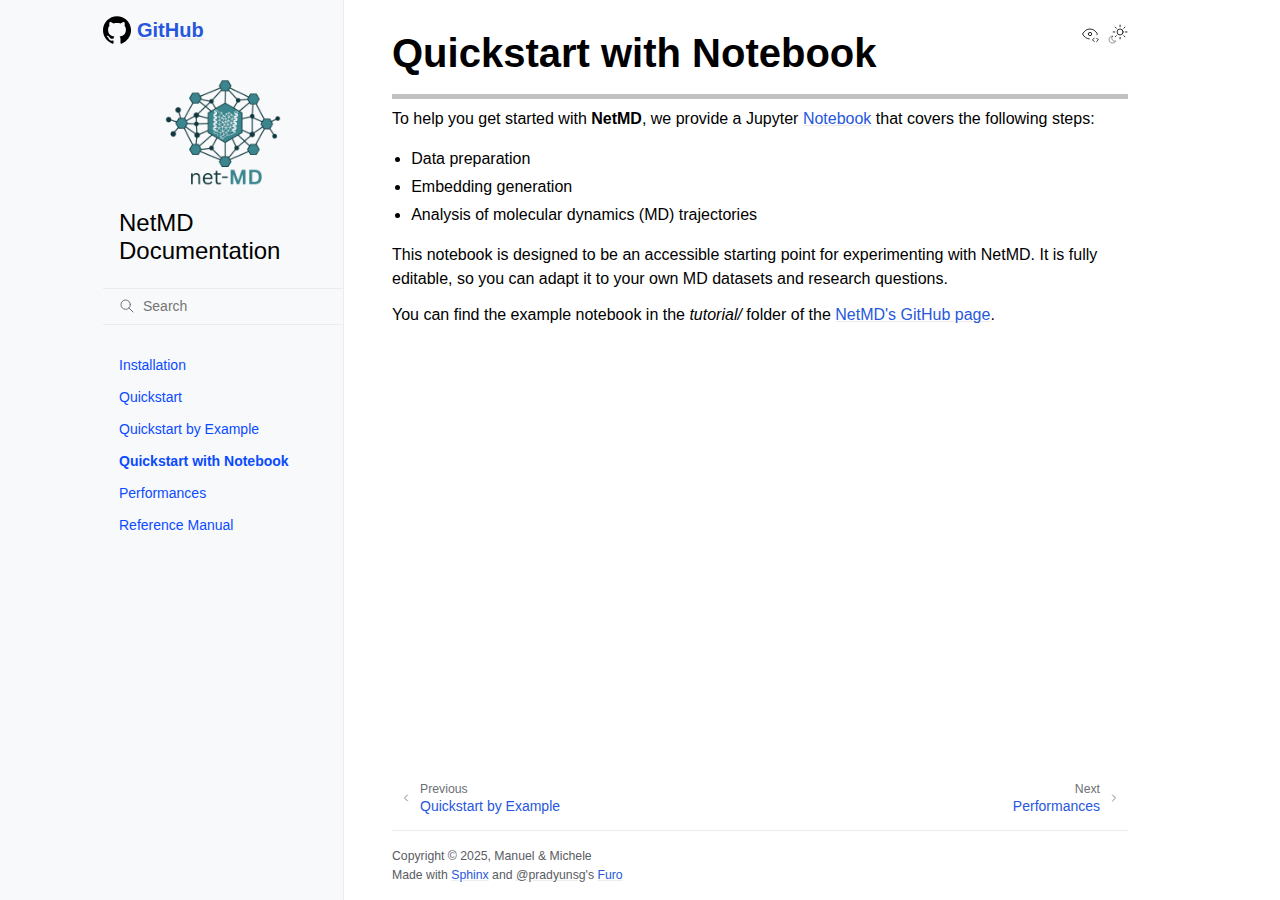
<file: docs/quickstart_notebook.html>
<!doctype html>
<html class="no-js" lang="en" data-content_root="./">
  <head><meta charset="utf-8"/>
    <meta name="viewport" content="width=device-width,initial-scale=1"/>
    <meta name="color-scheme" content="light dark"><meta name="generator" content="Docutils 0.18.1: http://docutils.sourceforge.net/" />
<link rel="index" title="Index" href="genindex.html" /><link rel="search" title="Search" href="search.html" /><link rel="next" title="Performances" href="performance.html" /><link rel="prev" title="Quickstart by Example" href="quickstart_example.html" />
        <link rel="canonical" href="https://mazzalab.github.io/NetMD/quickstart_notebook.html" />

    <link rel="shortcut icon" href="_static/favicon.ico"/><!-- Generated with Sphinx 7.3.7 and Furo 2024.08.06 -->
        <title>Quickstart with Notebook - NetMD Documentation</title>
      <link rel="stylesheet" type="text/css" href="_static/pygments.css?v=362ab14a" />
    <link rel="stylesheet" type="text/css" href="_static/styles/furo.css?v=354aac6f" />
    <link rel="stylesheet" type="text/css" href="_static/copybutton.css?v=76b2166b" />
    <link rel="stylesheet" type="text/css" href="_static/tabs.css?v=4c969af8" />
    <link rel="stylesheet" type="text/css" href="_static/custom.css?v=4baadba0" />
    <link rel="stylesheet" type="text/css" href="_static/styles/furo-extensions.css?v=302659d7" />
    
    


<style>
  body {
    --color-code-background: #f8f8f8;
  --color-code-foreground: black;
  
  }
  @media not print {
    body[data-theme="dark"] {
      --color-code-background: #202020;
  --color-code-foreground: #d0d0d0;
  
    }
    @media (prefers-color-scheme: dark) {
      body:not([data-theme="light"]) {
        --color-code-background: #202020;
  --color-code-foreground: #d0d0d0;
  
      }
    }
  }
</style></head>
  <body>
    
    <script>
      document.body.dataset.theme = localStorage.getItem("theme") || "auto";
    </script>
    

<svg xmlns="http://www.w3.org/2000/svg" style="display: none;">
  <symbol id="svg-toc" viewBox="0 0 24 24">
    <title>Contents</title>
    <svg stroke="currentColor" fill="currentColor" stroke-width="0" viewBox="0 0 1024 1024">
      <path d="M408 442h480c4.4 0 8-3.6 8-8v-56c0-4.4-3.6-8-8-8H408c-4.4 0-8 3.6-8 8v56c0 4.4 3.6 8 8 8zm-8 204c0 4.4 3.6 8 8 8h480c4.4 0 8-3.6 8-8v-56c0-4.4-3.6-8-8-8H408c-4.4 0-8 3.6-8 8v56zm504-486H120c-4.4 0-8 3.6-8 8v56c0 4.4 3.6 8 8 8h784c4.4 0 8-3.6 8-8v-56c0-4.4-3.6-8-8-8zm0 632H120c-4.4 0-8 3.6-8 8v56c0 4.4 3.6 8 8 8h784c4.4 0 8-3.6 8-8v-56c0-4.4-3.6-8-8-8zM115.4 518.9L271.7 642c5.8 4.6 14.4.5 14.4-6.9V388.9c0-7.4-8.5-11.5-14.4-6.9L115.4 505.1a8.74 8.74 0 0 0 0 13.8z"/>
    </svg>
  </symbol>
  <symbol id="svg-menu" viewBox="0 0 24 24">
    <title>Menu</title>
    <svg xmlns="http://www.w3.org/2000/svg" viewBox="0 0 24 24" fill="none" stroke="currentColor"
      stroke-width="2" stroke-linecap="round" stroke-linejoin="round" class="feather-menu">
      <line x1="3" y1="12" x2="21" y2="12"></line>
      <line x1="3" y1="6" x2="21" y2="6"></line>
      <line x1="3" y1="18" x2="21" y2="18"></line>
    </svg>
  </symbol>
  <symbol id="svg-arrow-right" viewBox="0 0 24 24">
    <title>Expand</title>
    <svg xmlns="http://www.w3.org/2000/svg" viewBox="0 0 24 24" fill="none" stroke="currentColor"
      stroke-width="2" stroke-linecap="round" stroke-linejoin="round" class="feather-chevron-right">
      <polyline points="9 18 15 12 9 6"></polyline>
    </svg>
  </symbol>
  <symbol id="svg-sun" viewBox="0 0 24 24">
    <title>Light mode</title>
    <svg xmlns="http://www.w3.org/2000/svg" viewBox="0 0 24 24" fill="none" stroke="currentColor"
      stroke-width="1" stroke-linecap="round" stroke-linejoin="round" class="feather-sun">
      <circle cx="12" cy="12" r="5"></circle>
      <line x1="12" y1="1" x2="12" y2="3"></line>
      <line x1="12" y1="21" x2="12" y2="23"></line>
      <line x1="4.22" y1="4.22" x2="5.64" y2="5.64"></line>
      <line x1="18.36" y1="18.36" x2="19.78" y2="19.78"></line>
      <line x1="1" y1="12" x2="3" y2="12"></line>
      <line x1="21" y1="12" x2="23" y2="12"></line>
      <line x1="4.22" y1="19.78" x2="5.64" y2="18.36"></line>
      <line x1="18.36" y1="5.64" x2="19.78" y2="4.22"></line>
    </svg>
  </symbol>
  <symbol id="svg-moon" viewBox="0 0 24 24">
    <title>Dark mode</title>
    <svg xmlns="http://www.w3.org/2000/svg" viewBox="0 0 24 24" fill="none" stroke="currentColor"
      stroke-width="1" stroke-linecap="round" stroke-linejoin="round" class="icon-tabler-moon">
      <path stroke="none" d="M0 0h24v24H0z" fill="none" />
      <path d="M12 3c.132 0 .263 0 .393 0a7.5 7.5 0 0 0 7.92 12.446a9 9 0 1 1 -8.313 -12.454z" />
    </svg>
  </symbol>
  <symbol id="svg-sun-with-moon" viewBox="0 0 24 24">
    <title>Auto light/dark, in light mode</title>
    <svg xmlns="http://www.w3.org/2000/svg" viewBox="0 0 24 24" fill="none" stroke="currentColor"
      stroke-width="1" stroke-linecap="round" stroke-linejoin="round"
      class="icon-custom-derived-from-feather-sun-and-tabler-moon">
      <path style="opacity: 50%" d="M 5.411 14.504 C 5.471 14.504 5.532 14.504 5.591 14.504 C 3.639 16.319 4.383 19.569 6.931 20.352 C 7.693 20.586 8.512 20.551 9.25 20.252 C 8.023 23.207 4.056 23.725 2.11 21.184 C 0.166 18.642 1.702 14.949 4.874 14.536 C 5.051 14.512 5.231 14.5 5.411 14.5 L 5.411 14.504 Z"/>
      <line x1="14.5" y1="3.25" x2="14.5" y2="1.25"/>
      <line x1="14.5" y1="15.85" x2="14.5" y2="17.85"/>
      <line x1="10.044" y1="5.094" x2="8.63" y2="3.68"/>
      <line x1="19" y1="14.05" x2="20.414" y2="15.464"/>
      <line x1="8.2" y1="9.55" x2="6.2" y2="9.55"/>
      <line x1="20.8" y1="9.55" x2="22.8" y2="9.55"/>
      <line x1="10.044" y1="14.006" x2="8.63" y2="15.42"/>
      <line x1="19" y1="5.05" x2="20.414" y2="3.636"/>
      <circle cx="14.5" cy="9.55" r="3.6"/>
    </svg>
  </symbol>
  <symbol id="svg-moon-with-sun" viewBox="0 0 24 24">
    <title>Auto light/dark, in dark mode</title>
    <svg xmlns="http://www.w3.org/2000/svg" viewBox="0 0 24 24" fill="none" stroke="currentColor"
      stroke-width="1" stroke-linecap="round" stroke-linejoin="round"
      class="icon-custom-derived-from-feather-sun-and-tabler-moon">
      <path d="M 8.282 7.007 C 8.385 7.007 8.494 7.007 8.595 7.007 C 5.18 10.184 6.481 15.869 10.942 17.24 C 12.275 17.648 13.706 17.589 15 17.066 C 12.851 22.236 5.91 23.143 2.505 18.696 C -0.897 14.249 1.791 7.786 7.342 7.063 C 7.652 7.021 7.965 7 8.282 7 L 8.282 7.007 Z"/>
      <line style="opacity: 50%" x1="18" y1="3.705" x2="18" y2="2.5"/>
      <line style="opacity: 50%" x1="18" y1="11.295" x2="18" y2="12.5"/>
      <line style="opacity: 50%" x1="15.316" y1="4.816" x2="14.464" y2="3.964"/>
      <line style="opacity: 50%" x1="20.711" y1="10.212" x2="21.563" y2="11.063"/>
      <line style="opacity: 50%" x1="14.205" y1="7.5" x2="13.001" y2="7.5"/>
      <line style="opacity: 50%" x1="21.795" y1="7.5" x2="23" y2="7.5"/>
      <line style="opacity: 50%" x1="15.316" y1="10.184" x2="14.464" y2="11.036"/>
      <line style="opacity: 50%" x1="20.711" y1="4.789" x2="21.563" y2="3.937"/>
      <circle style="opacity: 50%" cx="18" cy="7.5" r="2.169"/>
    </svg>
  </symbol>
  <symbol id="svg-pencil" viewBox="0 0 24 24">
    <svg xmlns="http://www.w3.org/2000/svg" viewBox="0 0 24 24" fill="none" stroke="currentColor"
      stroke-width="1" stroke-linecap="round" stroke-linejoin="round" class="icon-tabler-pencil-code">
      <path d="M4 20h4l10.5 -10.5a2.828 2.828 0 1 0 -4 -4l-10.5 10.5v4" />
      <path d="M13.5 6.5l4 4" />
      <path d="M20 21l2 -2l-2 -2" />
      <path d="M17 17l-2 2l2 2" />
    </svg>
  </symbol>
  <symbol id="svg-eye" viewBox="0 0 24 24">
    <svg xmlns="http://www.w3.org/2000/svg" viewBox="0 0 24 24" fill="none" stroke="currentColor"
      stroke-width="1" stroke-linecap="round" stroke-linejoin="round" class="icon-tabler-eye-code">
      <path stroke="none" d="M0 0h24v24H0z" fill="none" />
      <path d="M10 12a2 2 0 1 0 4 0a2 2 0 0 0 -4 0" />
      <path
        d="M11.11 17.958c-3.209 -.307 -5.91 -2.293 -8.11 -5.958c2.4 -4 5.4 -6 9 -6c3.6 0 6.6 2 9 6c-.21 .352 -.427 .688 -.647 1.008" />
      <path d="M20 21l2 -2l-2 -2" />
      <path d="M17 17l-2 2l2 2" />
    </svg>
  </symbol>
</svg>

<input type="checkbox" class="sidebar-toggle" name="__navigation" id="__navigation">
<input type="checkbox" class="sidebar-toggle" name="__toc" id="__toc">
<label class="overlay sidebar-overlay" for="__navigation">
  <div class="visually-hidden">Hide navigation sidebar</div>
</label>
<label class="overlay toc-overlay" for="__toc">
  <div class="visually-hidden">Hide table of contents sidebar</div>
</label>

<a class="skip-to-content muted-link" href="#furo-main-content">Skip to content</a>



<div class="page">
  <header class="mobile-header">
    <div class="header-left">
      <label class="nav-overlay-icon" for="__navigation">
        <div class="visually-hidden">Toggle site navigation sidebar</div>
        <i class="icon"><svg><use href="#svg-menu"></use></svg></i>
      </label>
    </div>
    <div class="header-center">
      <a href="index.html"><div class="brand">NetMD Documentation</div></a>
    </div>
    <div class="header-right">
      <div class="theme-toggle-container theme-toggle-header">
        <button class="theme-toggle">
          <div class="visually-hidden">Toggle Light / Dark / Auto color theme</div>
          <svg class="theme-icon-when-auto-light"><use href="#svg-sun-with-moon"></use></svg>
          <svg class="theme-icon-when-auto-dark"><use href="#svg-moon-with-sun"></use></svg>
          <svg class="theme-icon-when-dark"><use href="#svg-moon"></use></svg>
          <svg class="theme-icon-when-light"><use href="#svg-sun"></use></svg>
        </button>
      </div>
      <label class="toc-overlay-icon toc-header-icon no-toc" for="__toc">
        <div class="visually-hidden">Toggle table of contents sidebar</div>
        <i class="icon"><svg><use href="#svg-toc"></use></svg></i>
      </label>
    </div>
  </header>
  <aside class="sidebar-drawer">
    <div class="sidebar-container">
      
      <div class="sidebar-sticky"><style>
  .sidebar-github-link a:visited {
    color: #0366d6 !important;
  }
  .sidebar-github-link a {
    font-size: 1.25em;
  }
  .sidebar-github-link svg {
    width: 28px;
    height: 28px;
  }
</style>
<div class="sidebar-github-link" style="margin: 1em 0; display: flex; align-items: center; gap: 0.5em;">
  <a href="https://github.com/mazzalab/NetMD" target="_blank" rel="noopener" style="font-weight: bold; display: flex; align-items: center; gap: 0.3em;">
    <svg xmlns="http://www.w3.org/2000/svg" viewBox="0 0 24 24" style="vertical-align: middle;"><path d="M12 0.297c-6.63 0-12 5.373-12 12 0 5.303 3.438 9.8 8.205 11.387 0.6 0.113 0.82-0.258 0.82-0.577 0-0.285-0.011-1.04-0.017-2.04-3.338 0.726-4.042-1.61-4.042-1.61-0.546-1.387-1.333-1.756-1.333-1.756-1.089-0.745 0.083-0.729 0.083-0.729 1.205 0.084 1.84 1.236 1.84 1.236 1.07 1.834 2.809 1.304 3.495 0.997 0.108-0.775 0.418-1.305 0.762-1.605-2.665-0.305-5.466-1.334-5.466-5.931 0-1.31 0.469-2.381 1.236-3.221-0.124-0.303-0.535-1.523 0.117-3.176 0 0 1.008-0.322 3.301 1.23 0.957-0.266 1.983-0.399 3.003-0.404 1.02 0.005 2.047 0.138 3.006 0.404 2.291-1.553 3.297-1.23 3.297-1.23 0.653 1.653 0.242 2.873 0.119 3.176 0.77 0.84 1.235 1.911 1.235 3.221 0 4.609-2.804 5.624-5.475 5.921 0.43 0.372 0.823 1.102 0.823 2.222 0 1.606-0.015 2.898-0.015 3.293 0 0.322 0.216 0.694 0.825 0.576 4.765-1.589 8.199-6.085 8.199-11.386 0-6.627-5.373-12-12-12z"/></svg>
    GitHub
  </a>
</div><a class="sidebar-brand" href="index.html">
  
  <div class="sidebar-logo-container">
    <img class="sidebar-logo only-light" src="_static//img/netmd_logo_def.png" alt="Light Logo"/>
    <img class="sidebar-logo only-dark" src="_static//img/netmd_logo_def.png" alt="Dark Logo"/>
  </div>
  
  <span class="sidebar-brand-text">NetMD Documentation</span>
  
</a><form class="sidebar-search-container" method="get" action="search.html" role="search">
  <input class="sidebar-search" placeholder="Search" name="q" aria-label="Search">
  <input type="hidden" name="check_keywords" value="yes">
  <input type="hidden" name="area" value="default">
</form>
<div id="searchbox"></div><div class="sidebar-tree">
  <ul class="current">
<li class="toctree-l1"><a class="reference internal" href="installation.html">Installation</a></li>
<li class="toctree-l1"><a class="reference internal" href="quickstart.html">Quickstart</a></li>
<li class="toctree-l1"><a class="reference internal" href="quickstart_example.html">Quickstart by Example</a></li>
<li class="toctree-l1 current current-page"><a class="current reference internal" href="#">Quickstart with Notebook</a></li>
<li class="toctree-l1"><a class="reference internal" href="performance.html">Performances</a></li>
<li class="toctree-l1"><a class="reference internal" href="reference_manual.html">Reference Manual</a></li>
</ul>

</div>

      </div>
      
    </div>
  </aside>
  <div class="main">
    <div class="content">
      <div class="article-container">
        <a href="#" class="back-to-top muted-link">
          <svg xmlns="http://www.w3.org/2000/svg" viewBox="0 0 24 24">
            <path d="M13 20h-2V8l-5.5 5.5-1.42-1.42L12 4.16l7.92 7.92-1.42 1.42L13 8v12z"></path>
          </svg>
          <span>Back to top</span>
        </a>
        <div class="content-icon-container">
          <div class="view-this-page">
  <a class="muted-link" href="_sources/quickstart_notebook.rst.txt" title="View this page">
    <svg><use href="#svg-eye"></use></svg>
    <span class="visually-hidden">View this page</span>
  </a>
</div>
<div class="theme-toggle-container theme-toggle-content">
            <button class="theme-toggle">
              <div class="visually-hidden">Toggle Light / Dark / Auto color theme</div>
              <svg class="theme-icon-when-auto-light"><use href="#svg-sun-with-moon"></use></svg>
              <svg class="theme-icon-when-auto-dark"><use href="#svg-moon-with-sun"></use></svg>
              <svg class="theme-icon-when-dark"><use href="#svg-moon"></use></svg>
              <svg class="theme-icon-when-light"><use href="#svg-sun"></use></svg>
            </button>
          </div>
          <label class="toc-overlay-icon toc-content-icon no-toc" for="__toc">
            <div class="visually-hidden">Toggle table of contents sidebar</div>
            <i class="icon"><svg><use href="#svg-toc"></use></svg></i>
          </label>
        </div>
        <article role="main" id="furo-main-content">
          <section id="quickstart-with-notebook">
<span id="quickstart-notebook"></span><h1>Quickstart with Notebook<a class="headerlink" href="#quickstart-with-notebook" title="Link to this heading">¶</a></h1>
<hr class="text-linebreak"><p>To help you get started with <strong>NetMD</strong>, we provide a Jupyter <a href="https://github.com/mazzalab/NetMD/blob/main/tutorial/netmd_notebook.ipynb" target="_blank">Notebook</a> that covers the following steps:</p>
<ul class="simple">
<li><p>Data preparation</p></li>
<li><p>Embedding generation</p></li>
<li><p>Analysis of molecular dynamics (MD) trajectories</p></li>
</ul>
<p>This notebook is designed to be an accessible starting point for experimenting with NetMD. It is fully editable, so you can adapt it to your own MD datasets and research questions.</p>
<p>You can find the example notebook in the <cite>tutorial/</cite> folder of the <a href="https://github.com/mazzalab/NetMD" target="_blank">NetMD's GitHub page</a>.</p>
</section>

        </article>
      </div>
      <footer>
        
        <div class="related-pages">
          <a class="next-page" href="performance.html">
              <div class="page-info">
                <div class="context">
                  <span>Next</span>
                </div>
                <div class="title">Performances</div>
              </div>
              <svg class="furo-related-icon"><use href="#svg-arrow-right"></use></svg>
            </a>
          <a class="prev-page" href="quickstart_example.html">
              <svg class="furo-related-icon"><use href="#svg-arrow-right"></use></svg>
              <div class="page-info">
                <div class="context">
                  <span>Previous</span>
                </div>
                
                <div class="title">Quickstart by Example</div>
                
              </div>
            </a>
        </div>
        <div class="bottom-of-page">
          <div class="left-details">
            <div class="copyright">
                Copyright &#169; 2025, Manuel &amp; Michele
            </div>
            Made with <a href="https://www.sphinx-doc.org/">Sphinx</a> and <a class="muted-link" href="https://pradyunsg.me">@pradyunsg</a>'s
            
            <a href="https://github.com/pradyunsg/furo">Furo</a>
            
          </div>
          <div class="right-details">
            
          </div>
        </div>
        
      </footer>
    </div>
    <aside class="toc-drawer no-toc">
      
      
      
    </aside>
  </div>
</div><script src="_static/documentation_options.js?v=8d563738"></script>
    <script src="_static/doctools.js?v=9a2dae69"></script>
    <script src="_static/sphinx_highlight.js?v=dc90522c"></script>
    <script src="_static/scripts/furo.js?v=5fa4622c"></script>
    <script src="_static/clipboard.min.js?v=a7894cd8"></script>
    <script src="_static/copybutton.js?v=f281be69"></script>
    <script src="_static/tabs.js?v=3ee01567"></script>
    </body>
</html>
</file>
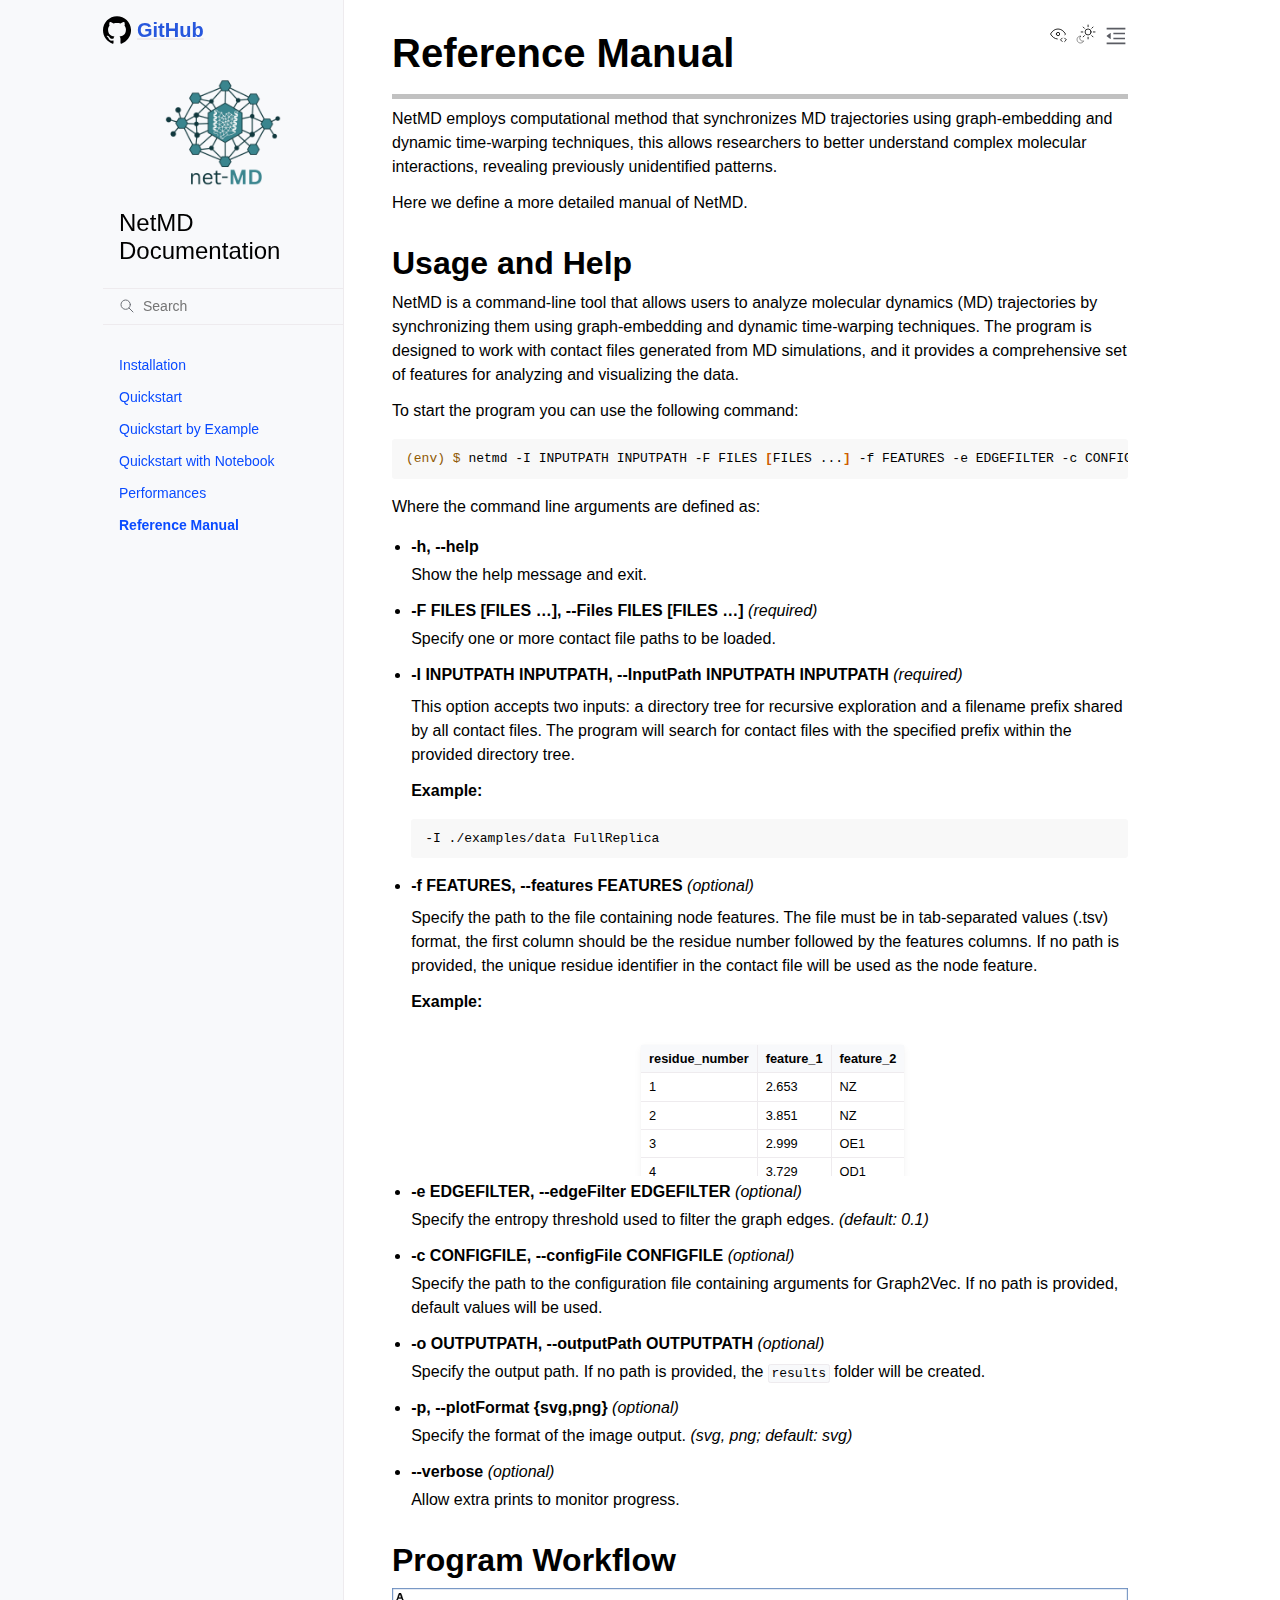
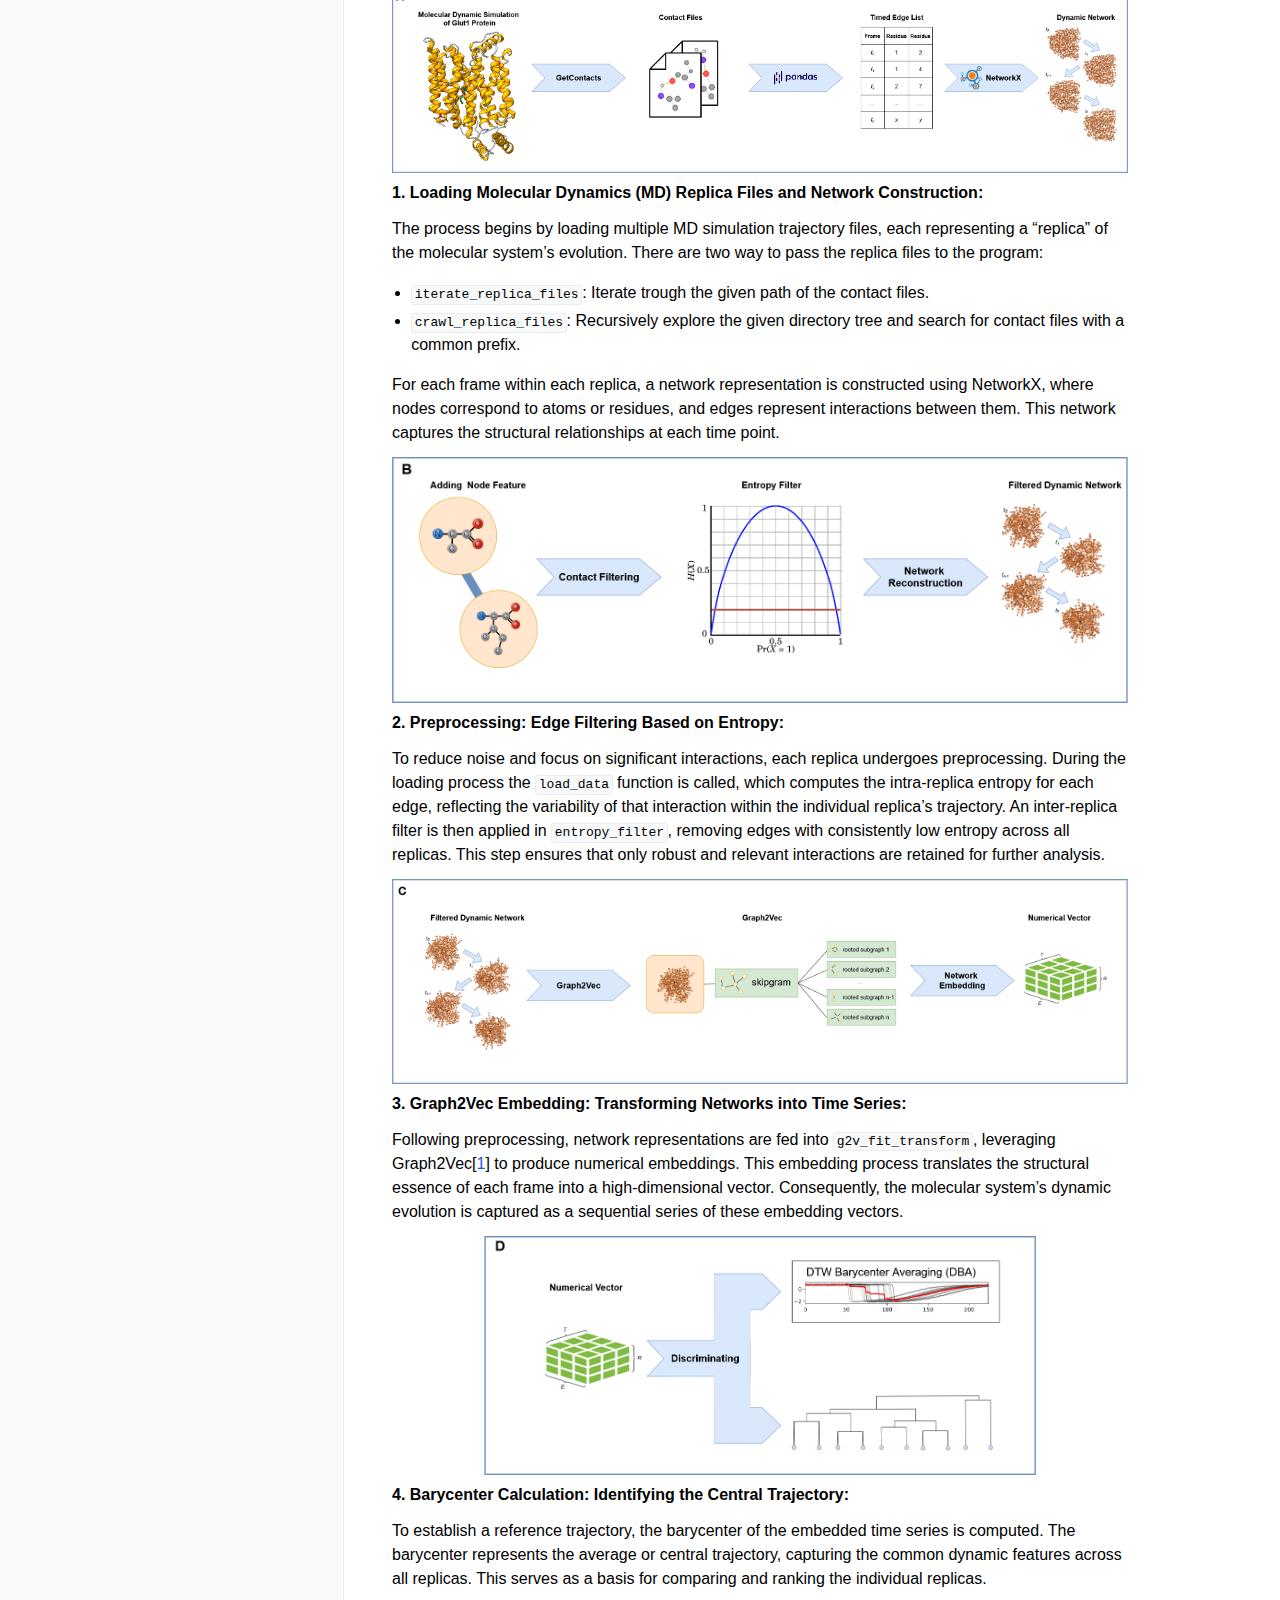
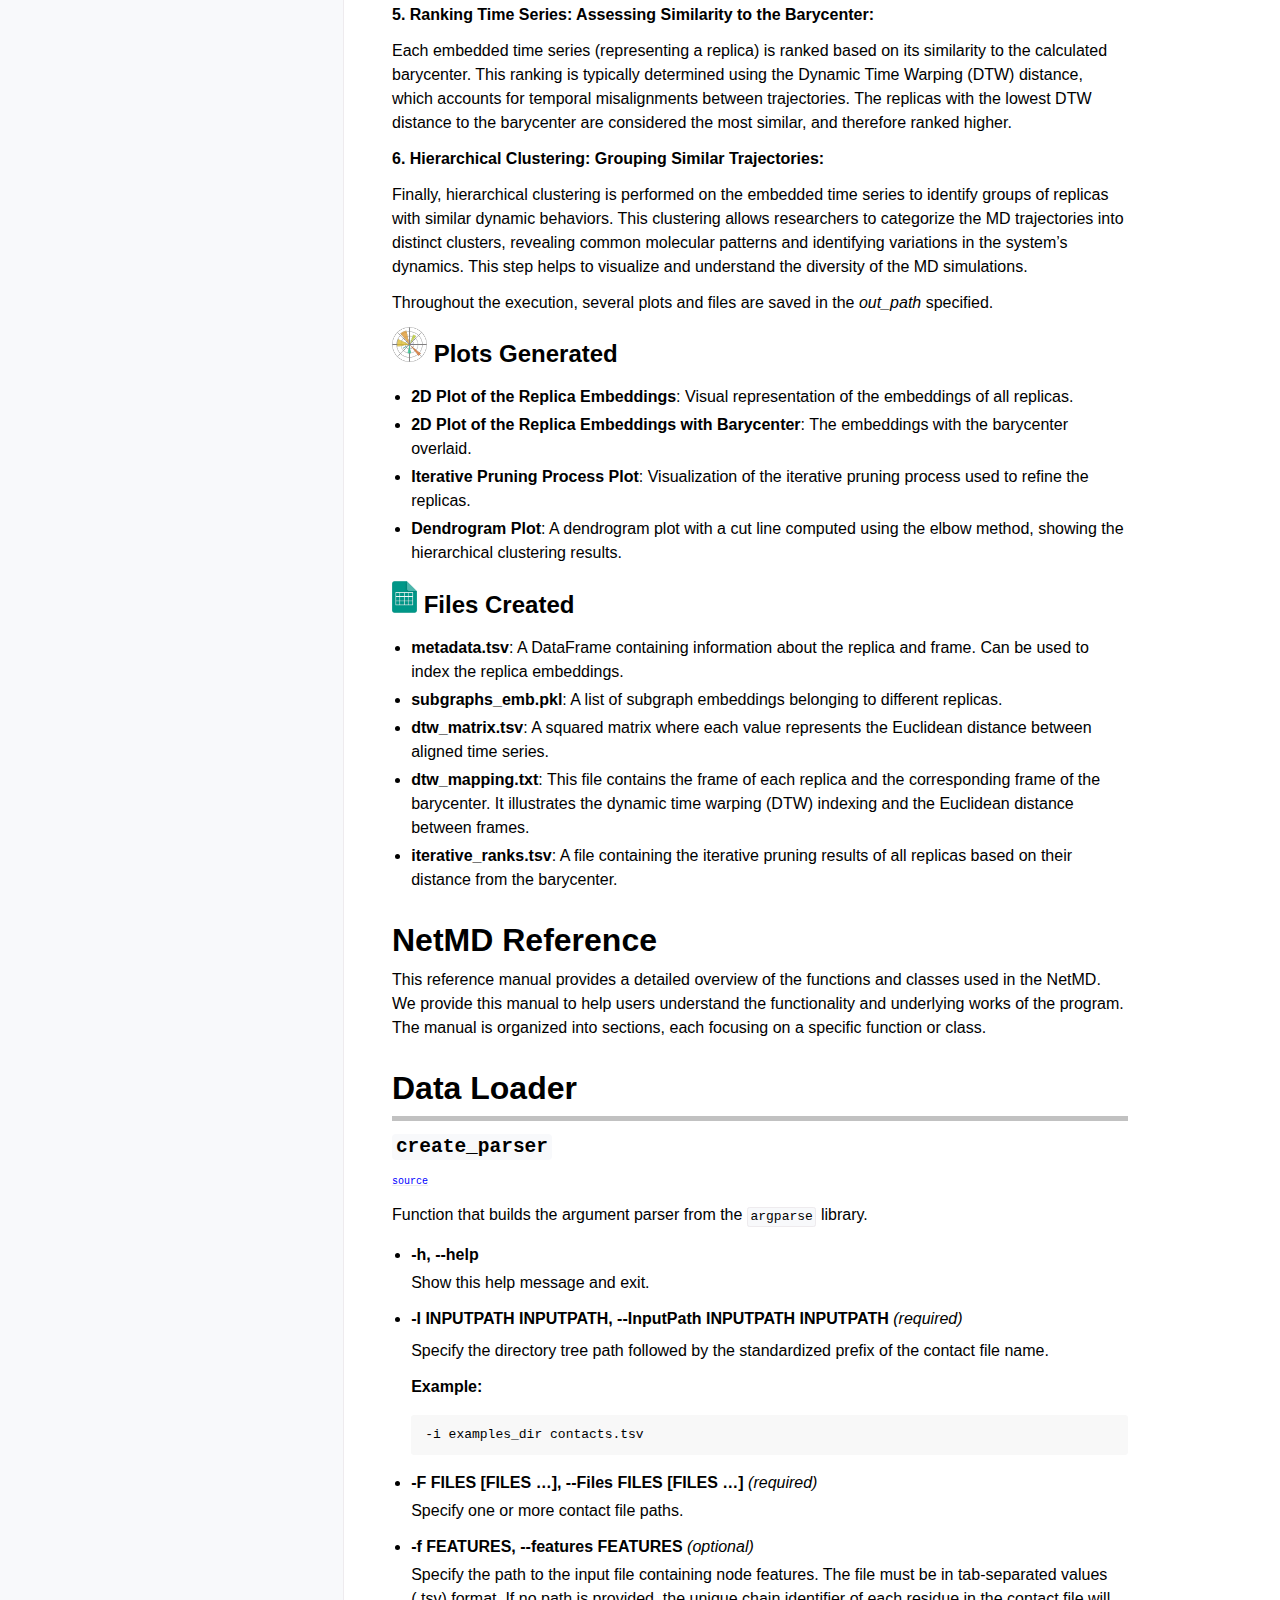
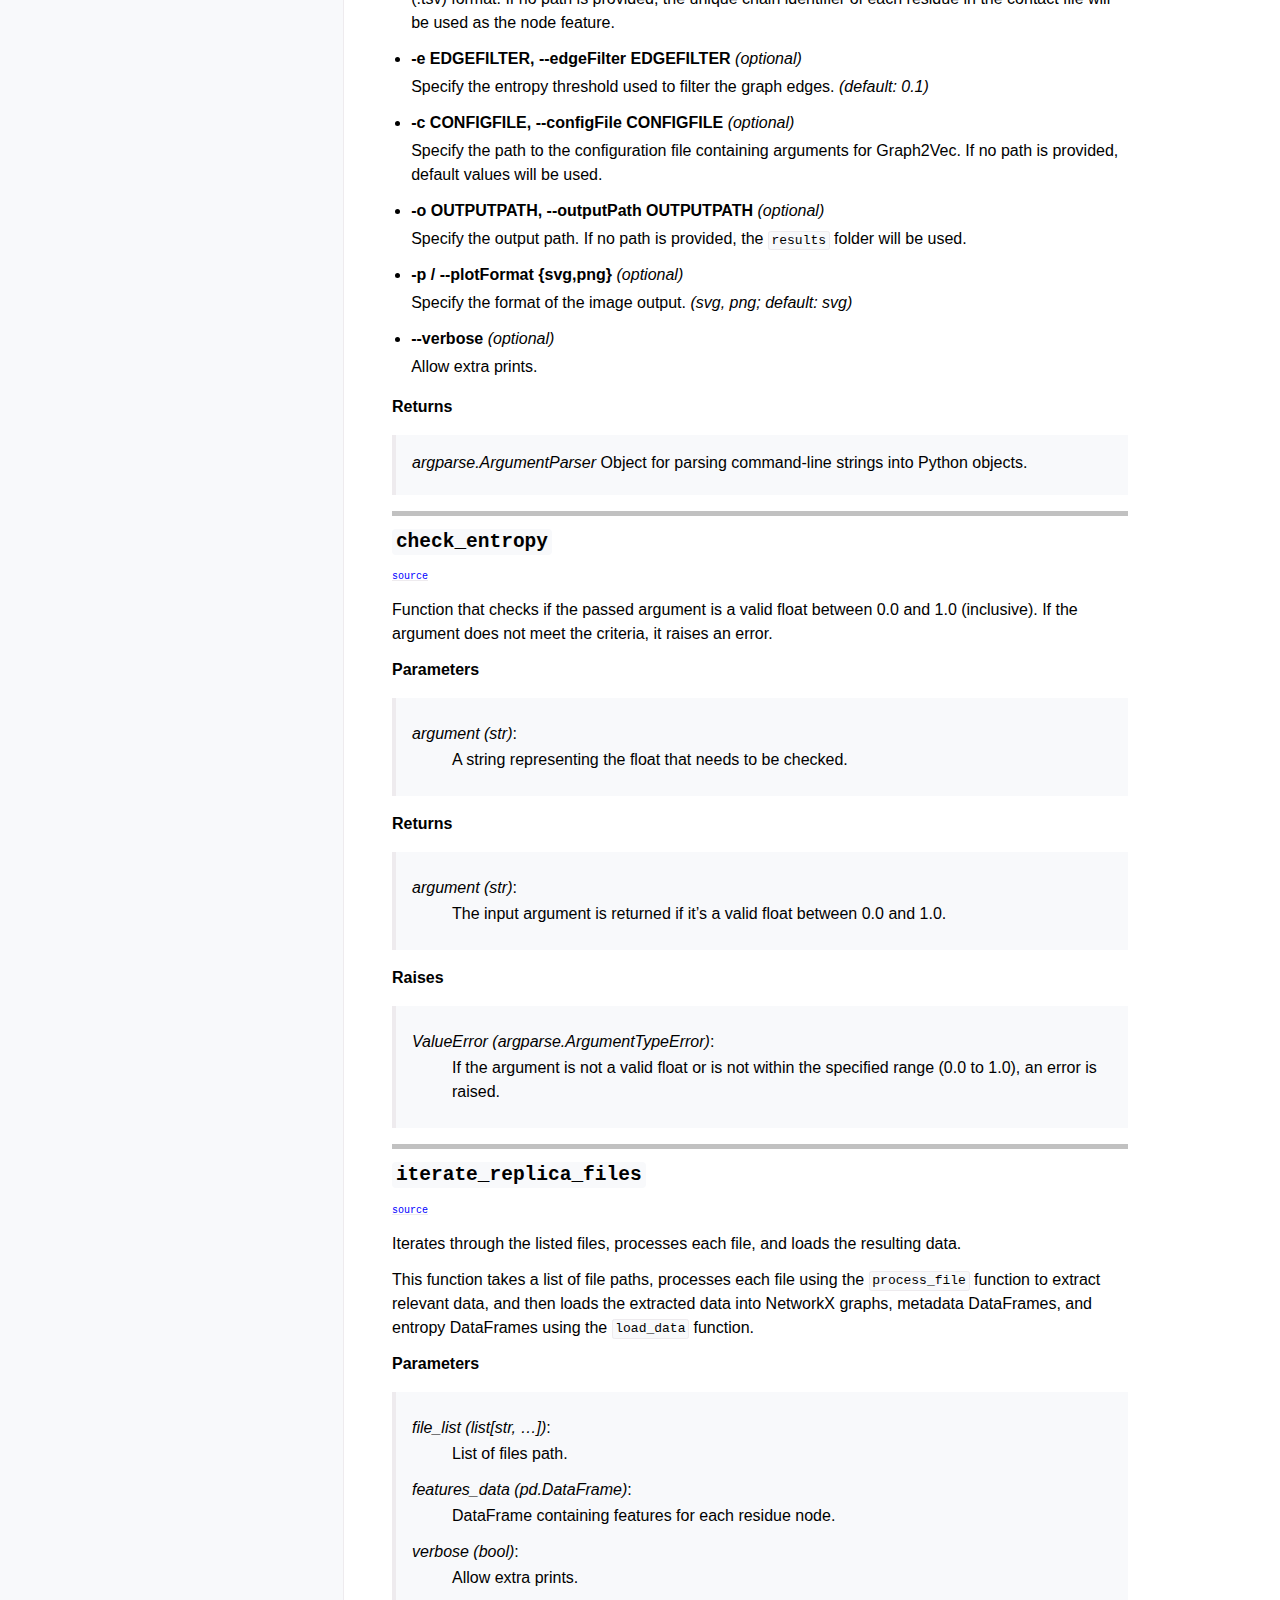
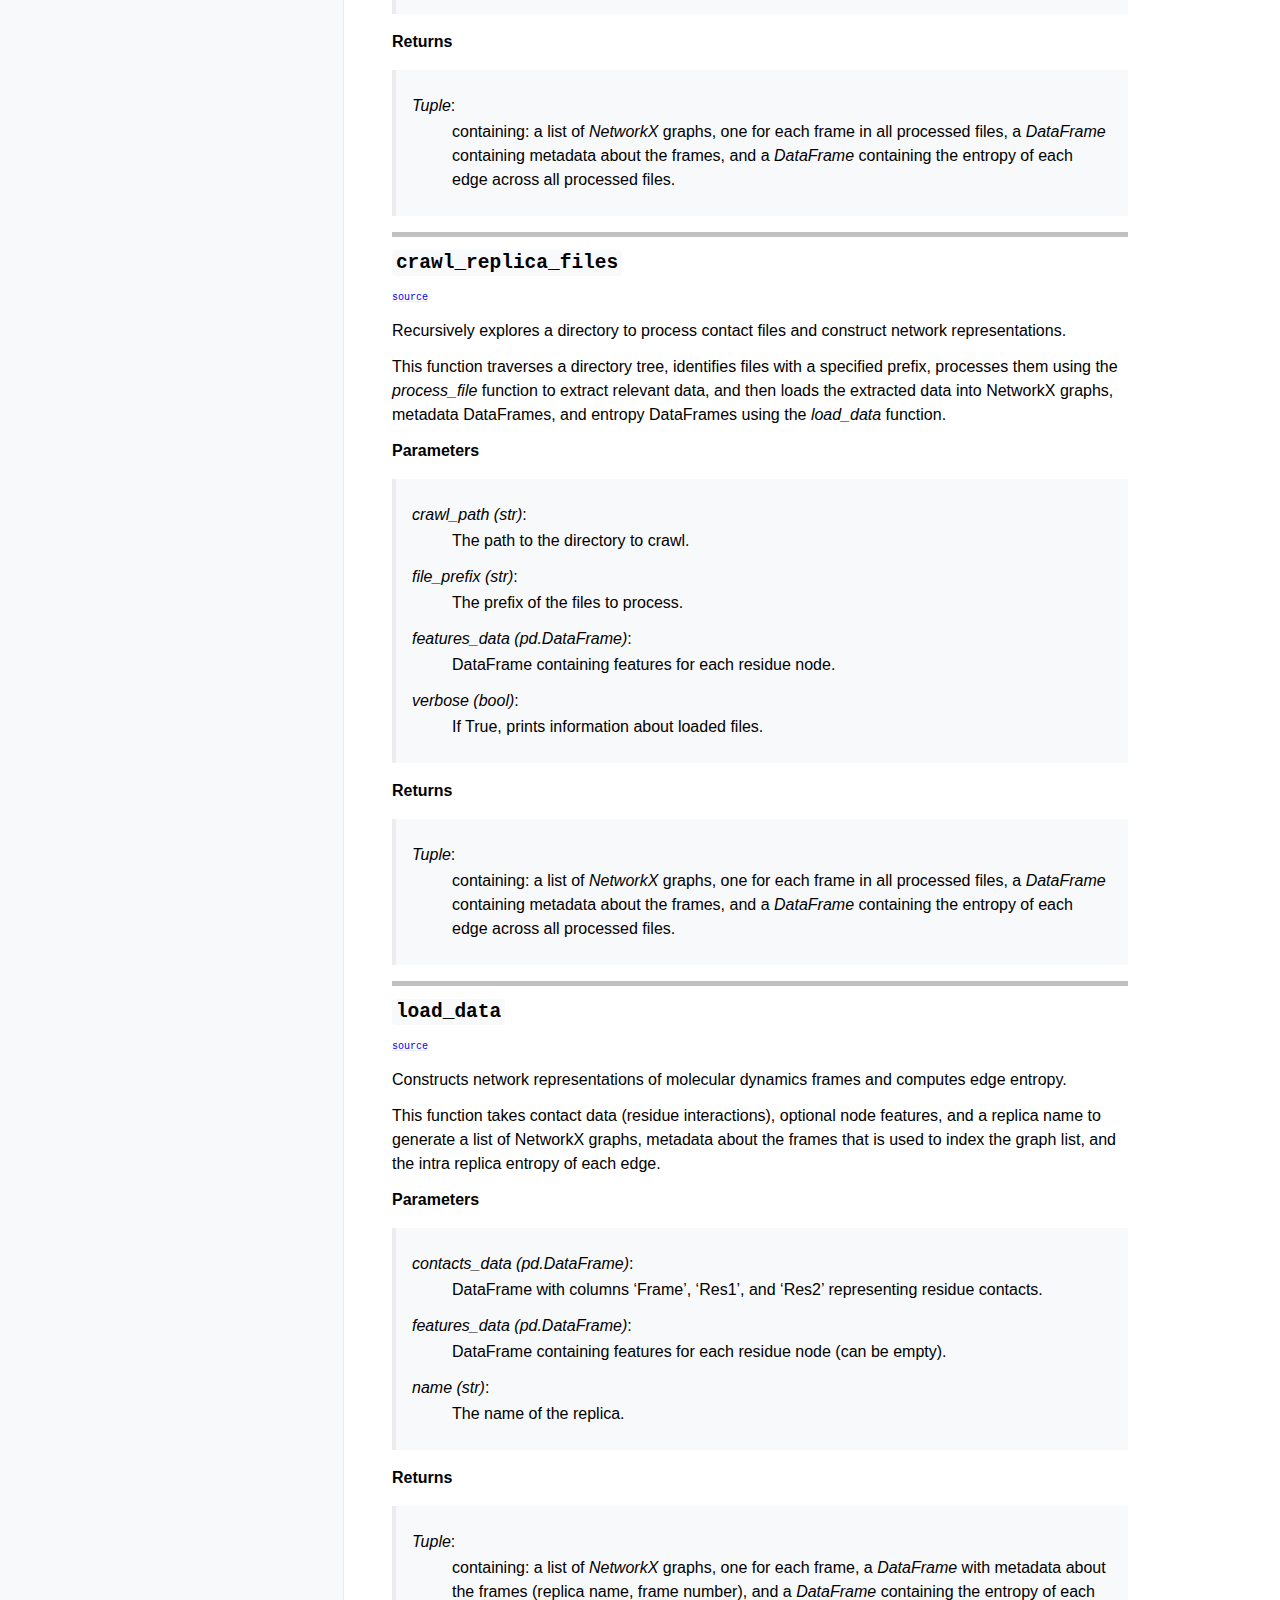
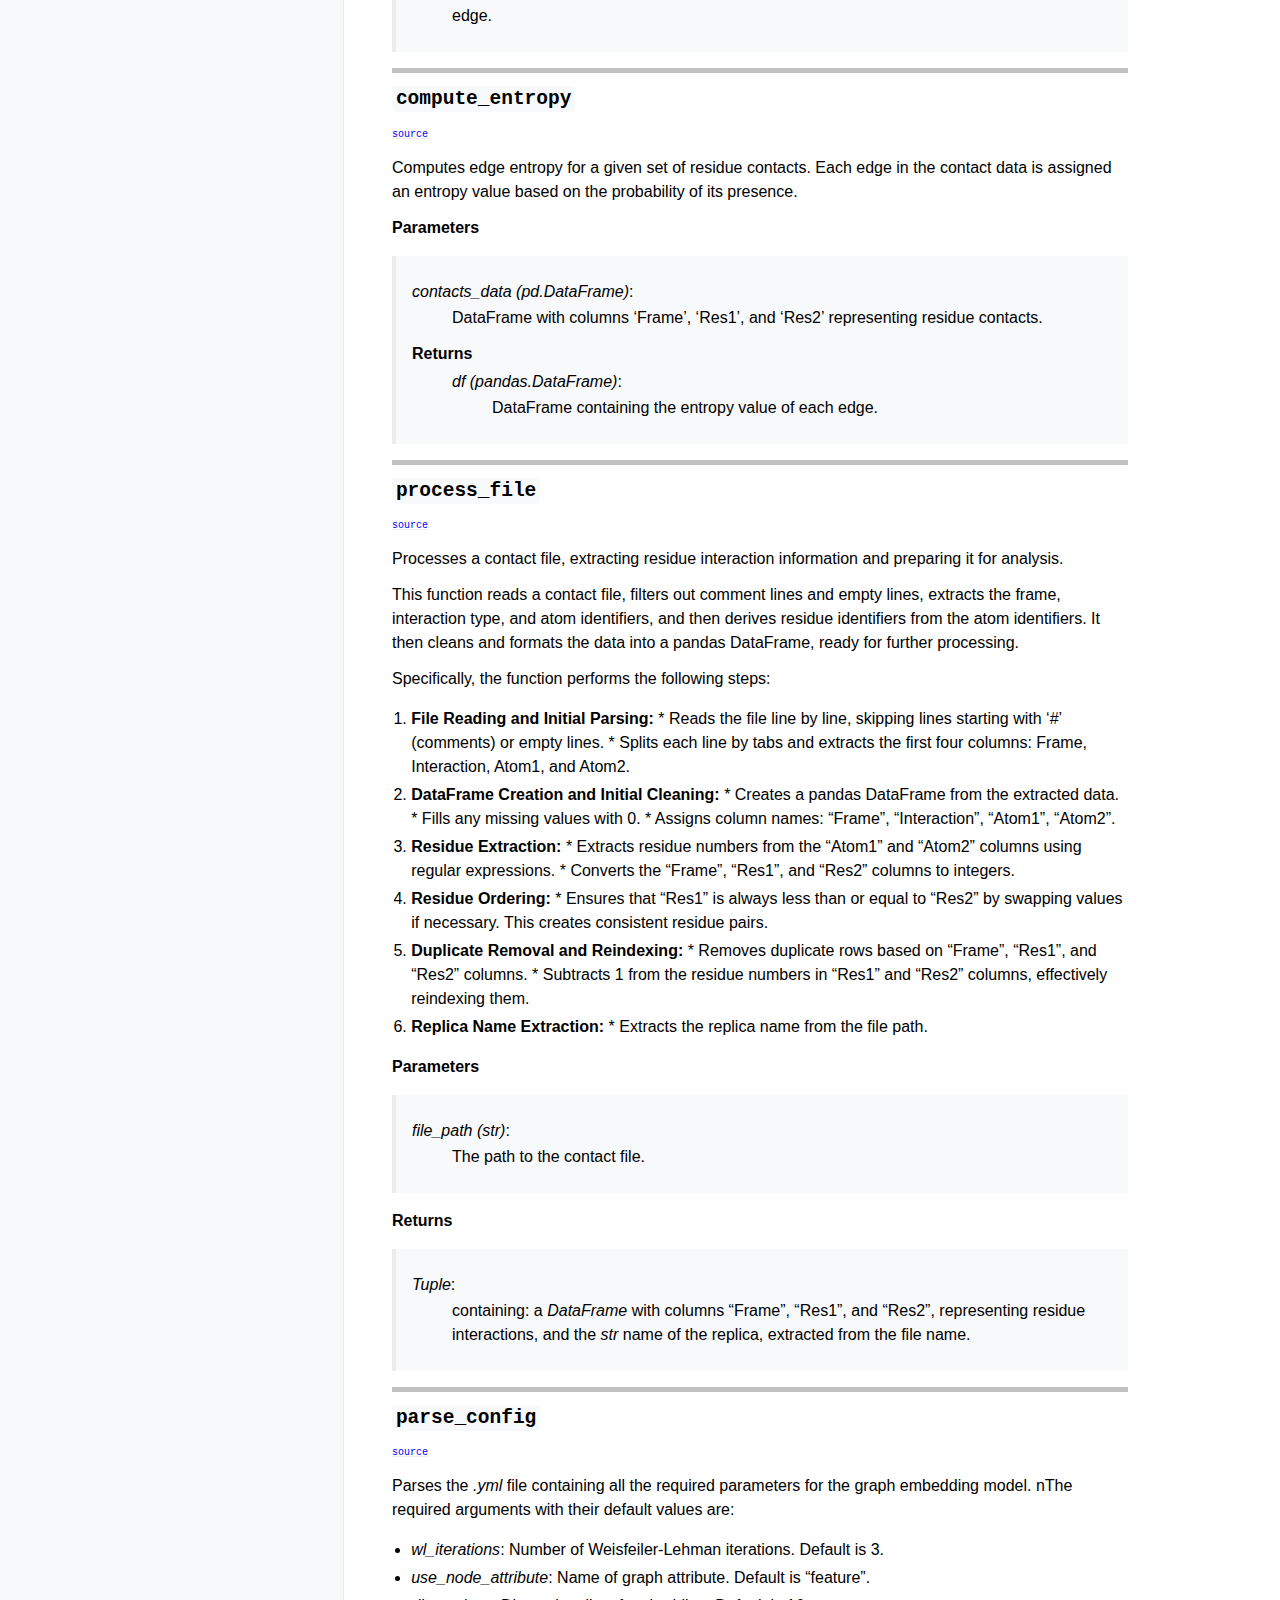
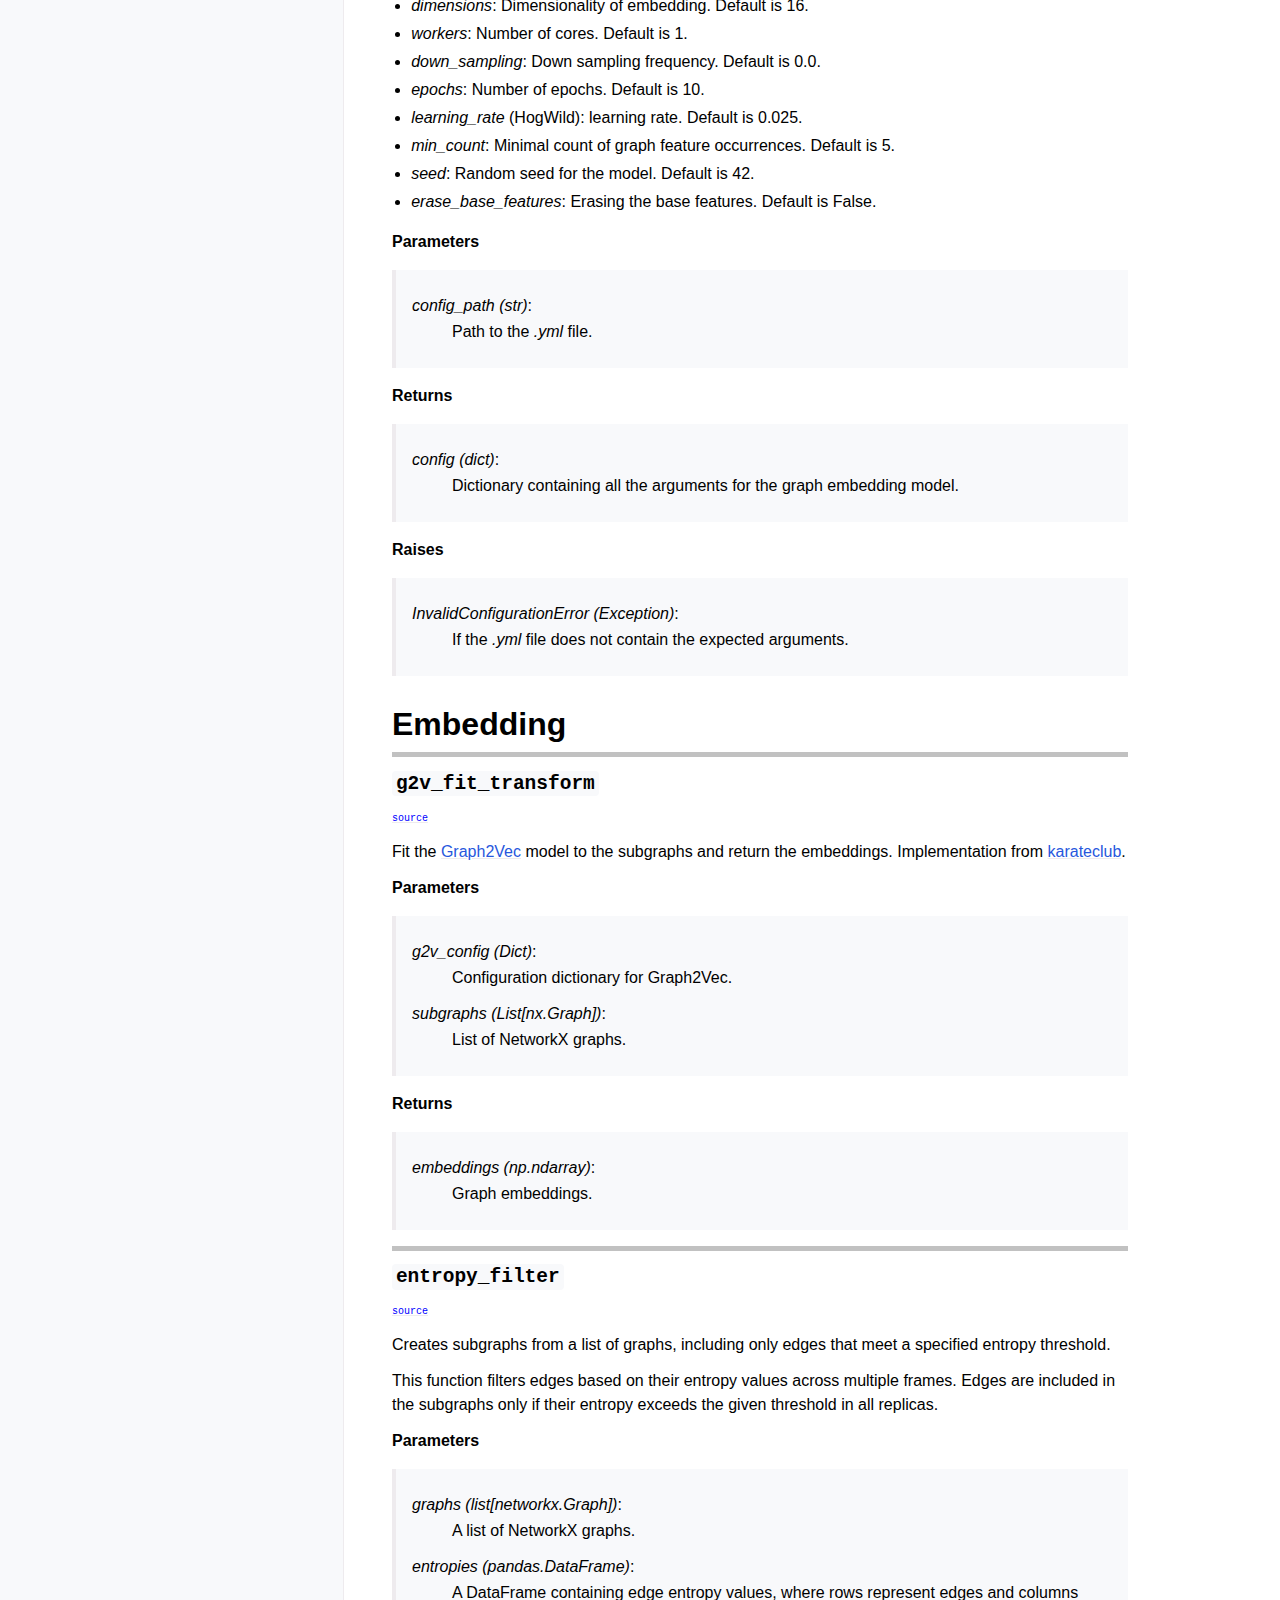
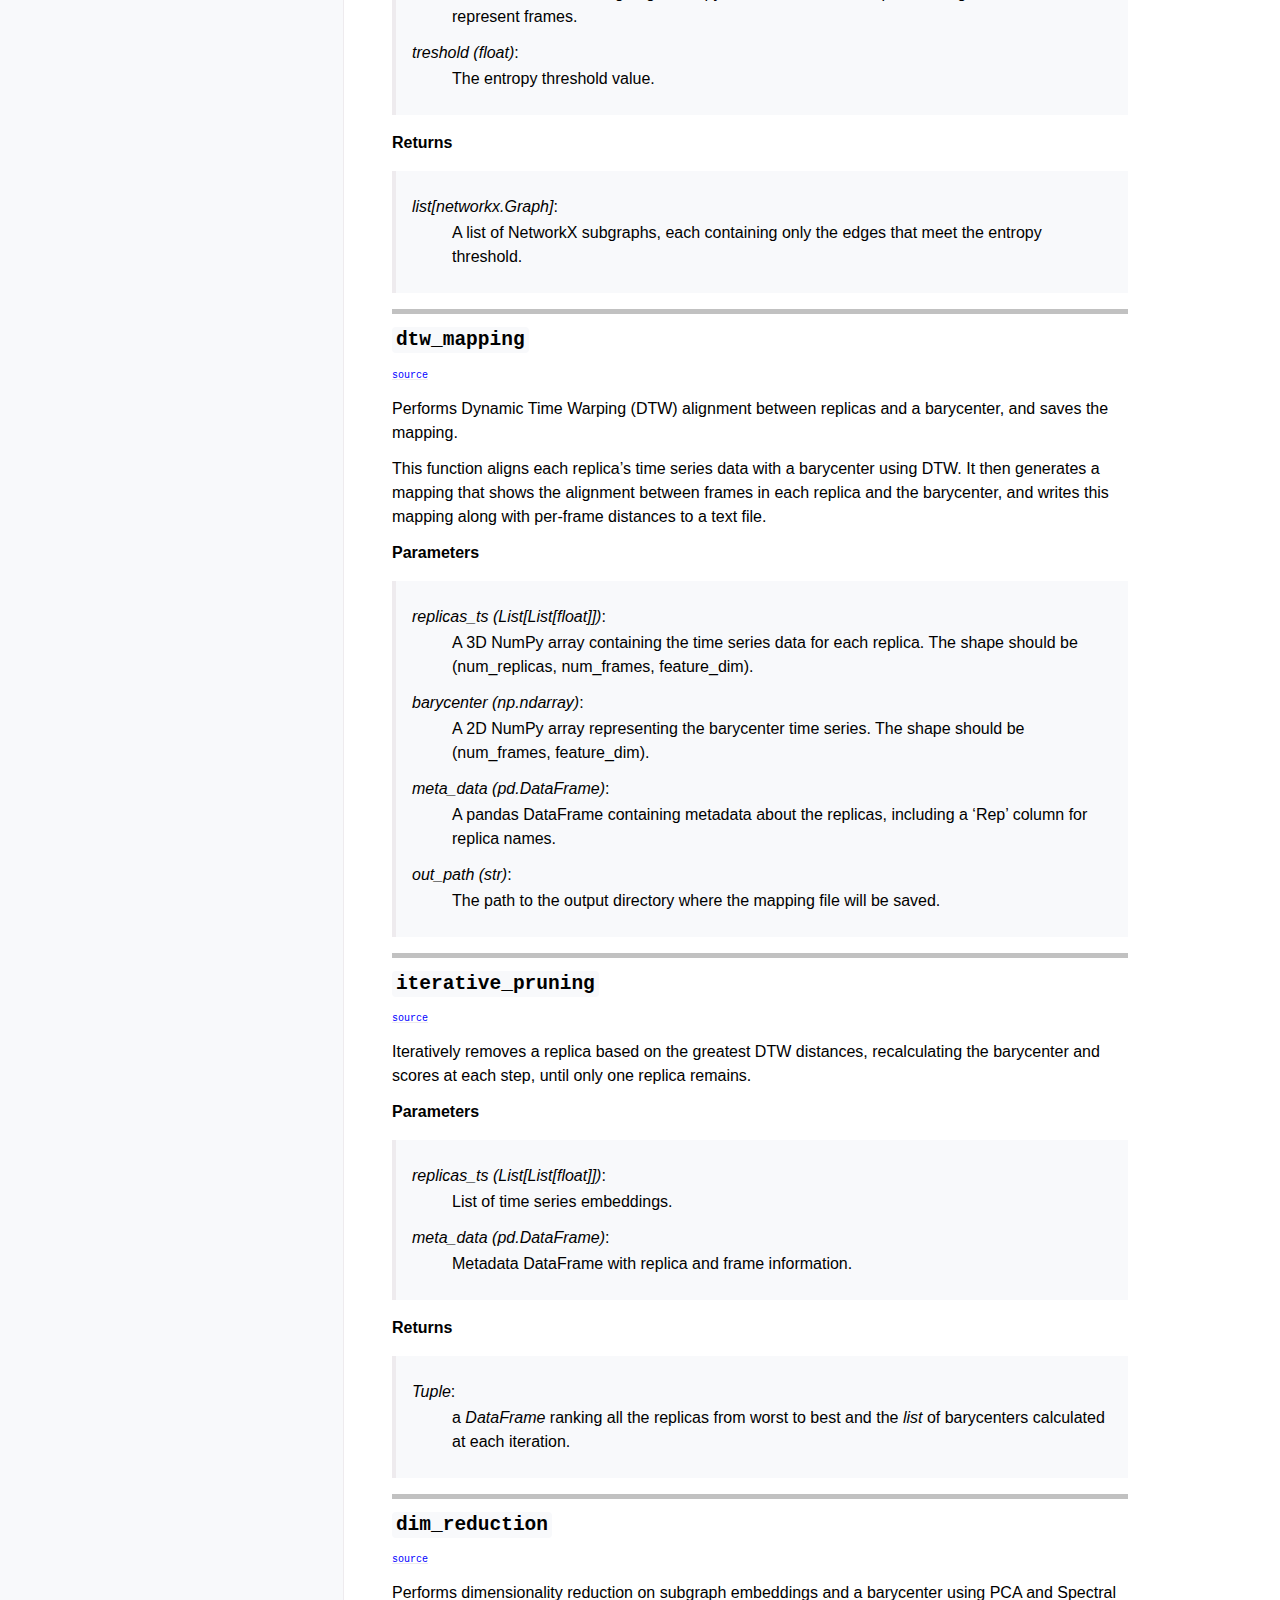
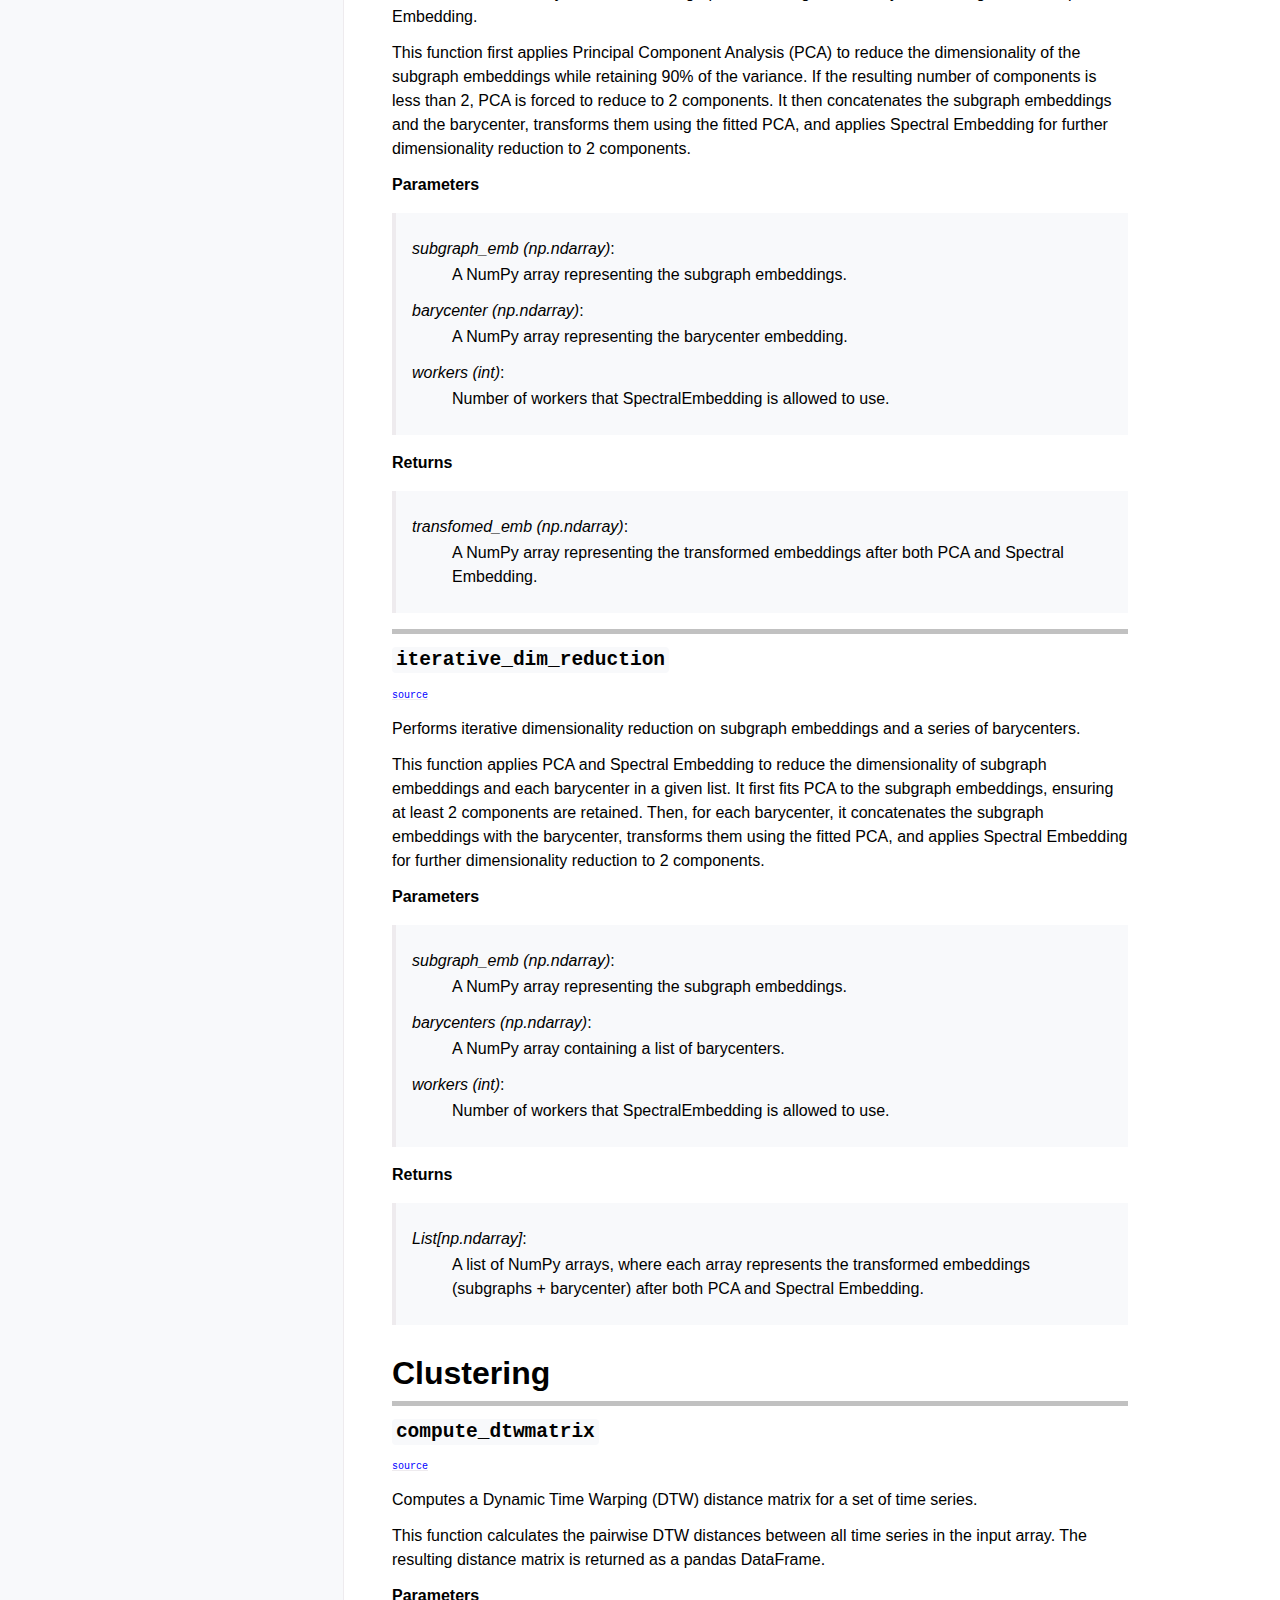
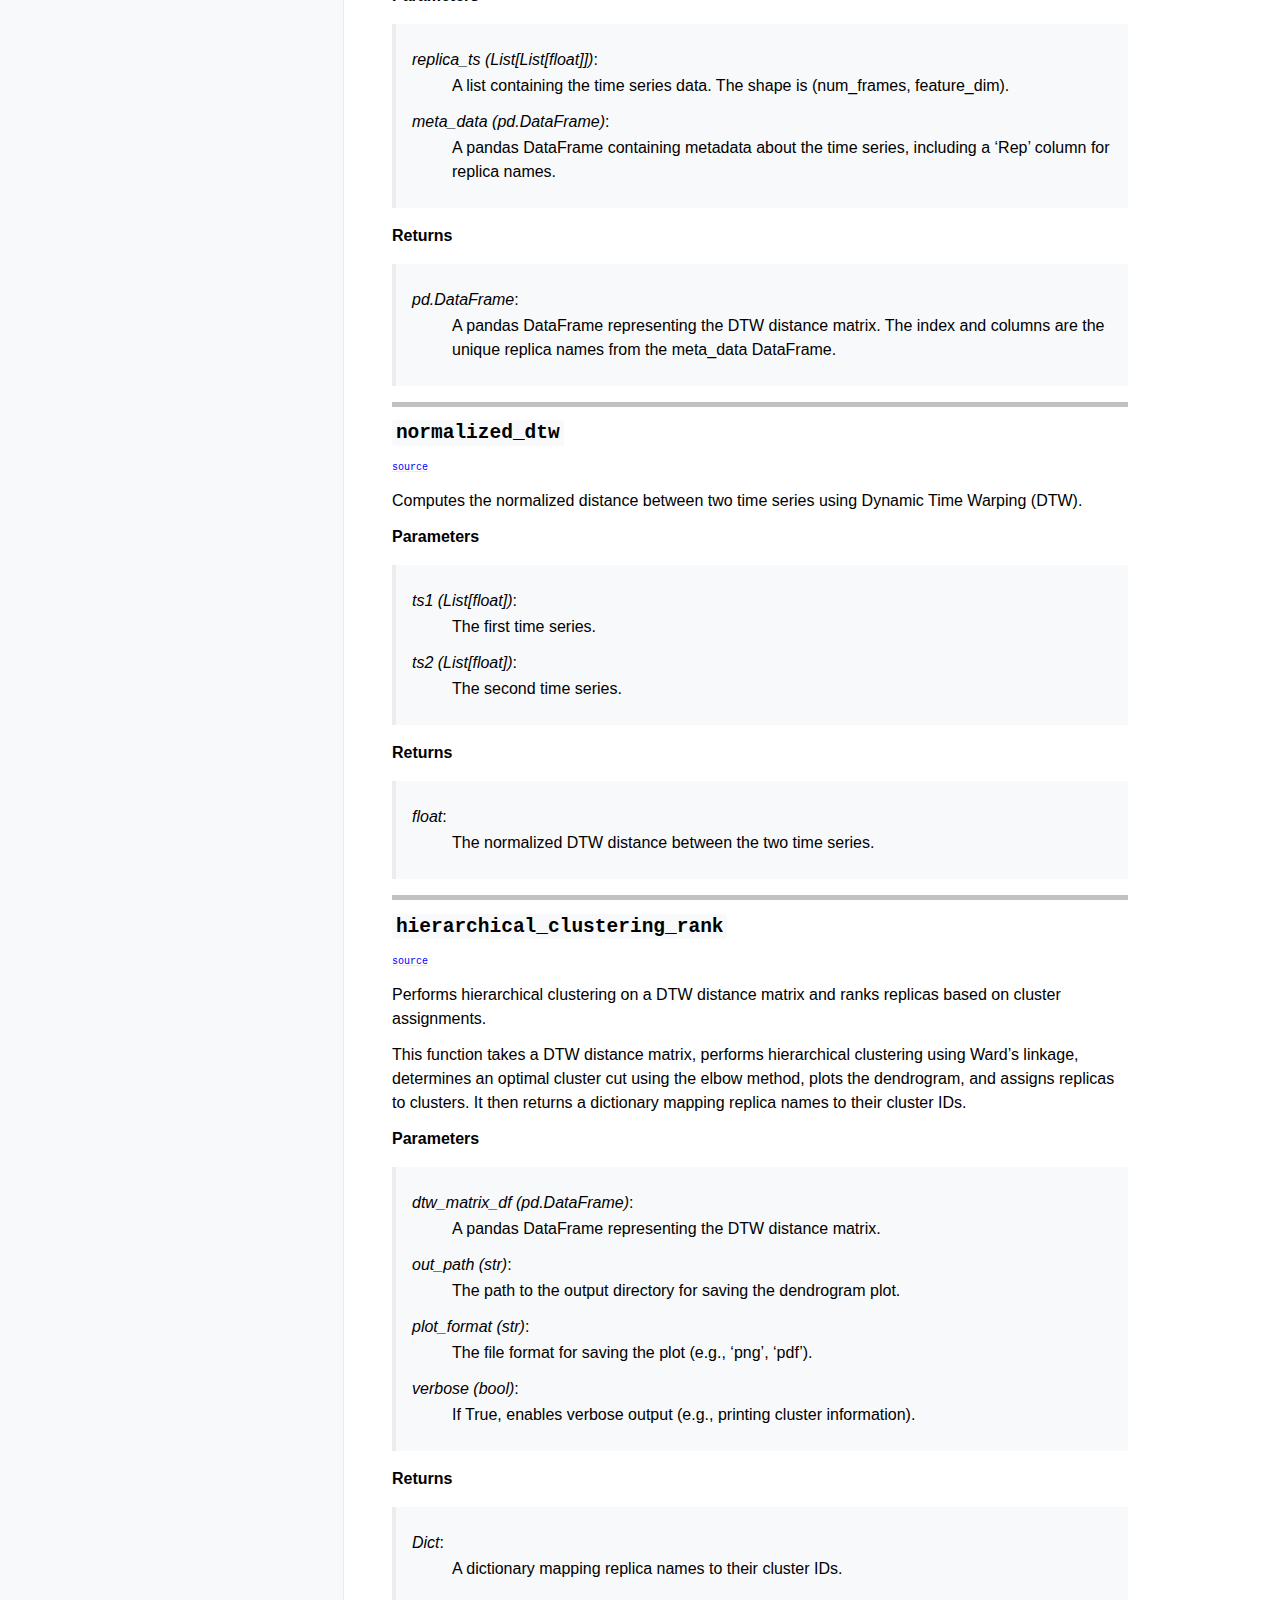
<file: docs/reference_manual.html>
<!doctype html>
<html class="no-js" lang="en" data-content_root="./">
  <head><meta charset="utf-8"/>
    <meta name="viewport" content="width=device-width,initial-scale=1"/>
    <meta name="color-scheme" content="light dark"><meta name="generator" content="Docutils 0.18.1: http://docutils.sourceforge.net/" />
<link rel="index" title="Index" href="genindex.html" /><link rel="search" title="Search" href="search.html" /><link rel="prev" title="Performances" href="performance.html" />
        <link rel="canonical" href="https://mazzalab.github.io/NetMD/reference_manual.html" />

    <link rel="shortcut icon" href="_static/favicon.ico"/><!-- Generated with Sphinx 7.3.7 and Furo 2024.08.06 -->
        <title>Reference Manual - NetMD Documentation</title>
      <link rel="stylesheet" type="text/css" href="_static/pygments.css?v=362ab14a" />
    <link rel="stylesheet" type="text/css" href="_static/styles/furo.css?v=354aac6f" />
    <link rel="stylesheet" type="text/css" href="_static/copybutton.css?v=76b2166b" />
    <link rel="stylesheet" type="text/css" href="_static/tabs.css?v=4c969af8" />
    <link rel="stylesheet" type="text/css" href="_static/custom.css?v=4baadba0" />
    <link rel="stylesheet" type="text/css" href="_static/styles/furo-extensions.css?v=302659d7" />
    
    


<style>
  body {
    --color-code-background: #f8f8f8;
  --color-code-foreground: black;
  
  }
  @media not print {
    body[data-theme="dark"] {
      --color-code-background: #202020;
  --color-code-foreground: #d0d0d0;
  
    }
    @media (prefers-color-scheme: dark) {
      body:not([data-theme="light"]) {
        --color-code-background: #202020;
  --color-code-foreground: #d0d0d0;
  
      }
    }
  }
</style></head>
  <body>
    
    <script>
      document.body.dataset.theme = localStorage.getItem("theme") || "auto";
    </script>
    

<svg xmlns="http://www.w3.org/2000/svg" style="display: none;">
  <symbol id="svg-toc" viewBox="0 0 24 24">
    <title>Contents</title>
    <svg stroke="currentColor" fill="currentColor" stroke-width="0" viewBox="0 0 1024 1024">
      <path d="M408 442h480c4.4 0 8-3.6 8-8v-56c0-4.4-3.6-8-8-8H408c-4.4 0-8 3.6-8 8v56c0 4.4 3.6 8 8 8zm-8 204c0 4.4 3.6 8 8 8h480c4.4 0 8-3.6 8-8v-56c0-4.4-3.6-8-8-8H408c-4.4 0-8 3.6-8 8v56zm504-486H120c-4.4 0-8 3.6-8 8v56c0 4.4 3.6 8 8 8h784c4.4 0 8-3.6 8-8v-56c0-4.4-3.6-8-8-8zm0 632H120c-4.4 0-8 3.6-8 8v56c0 4.4 3.6 8 8 8h784c4.4 0 8-3.6 8-8v-56c0-4.4-3.6-8-8-8zM115.4 518.9L271.7 642c5.8 4.6 14.4.5 14.4-6.9V388.9c0-7.4-8.5-11.5-14.4-6.9L115.4 505.1a8.74 8.74 0 0 0 0 13.8z"/>
    </svg>
  </symbol>
  <symbol id="svg-menu" viewBox="0 0 24 24">
    <title>Menu</title>
    <svg xmlns="http://www.w3.org/2000/svg" viewBox="0 0 24 24" fill="none" stroke="currentColor"
      stroke-width="2" stroke-linecap="round" stroke-linejoin="round" class="feather-menu">
      <line x1="3" y1="12" x2="21" y2="12"></line>
      <line x1="3" y1="6" x2="21" y2="6"></line>
      <line x1="3" y1="18" x2="21" y2="18"></line>
    </svg>
  </symbol>
  <symbol id="svg-arrow-right" viewBox="0 0 24 24">
    <title>Expand</title>
    <svg xmlns="http://www.w3.org/2000/svg" viewBox="0 0 24 24" fill="none" stroke="currentColor"
      stroke-width="2" stroke-linecap="round" stroke-linejoin="round" class="feather-chevron-right">
      <polyline points="9 18 15 12 9 6"></polyline>
    </svg>
  </symbol>
  <symbol id="svg-sun" viewBox="0 0 24 24">
    <title>Light mode</title>
    <svg xmlns="http://www.w3.org/2000/svg" viewBox="0 0 24 24" fill="none" stroke="currentColor"
      stroke-width="1" stroke-linecap="round" stroke-linejoin="round" class="feather-sun">
      <circle cx="12" cy="12" r="5"></circle>
      <line x1="12" y1="1" x2="12" y2="3"></line>
      <line x1="12" y1="21" x2="12" y2="23"></line>
      <line x1="4.22" y1="4.22" x2="5.64" y2="5.64"></line>
      <line x1="18.36" y1="18.36" x2="19.78" y2="19.78"></line>
      <line x1="1" y1="12" x2="3" y2="12"></line>
      <line x1="21" y1="12" x2="23" y2="12"></line>
      <line x1="4.22" y1="19.78" x2="5.64" y2="18.36"></line>
      <line x1="18.36" y1="5.64" x2="19.78" y2="4.22"></line>
    </svg>
  </symbol>
  <symbol id="svg-moon" viewBox="0 0 24 24">
    <title>Dark mode</title>
    <svg xmlns="http://www.w3.org/2000/svg" viewBox="0 0 24 24" fill="none" stroke="currentColor"
      stroke-width="1" stroke-linecap="round" stroke-linejoin="round" class="icon-tabler-moon">
      <path stroke="none" d="M0 0h24v24H0z" fill="none" />
      <path d="M12 3c.132 0 .263 0 .393 0a7.5 7.5 0 0 0 7.92 12.446a9 9 0 1 1 -8.313 -12.454z" />
    </svg>
  </symbol>
  <symbol id="svg-sun-with-moon" viewBox="0 0 24 24">
    <title>Auto light/dark, in light mode</title>
    <svg xmlns="http://www.w3.org/2000/svg" viewBox="0 0 24 24" fill="none" stroke="currentColor"
      stroke-width="1" stroke-linecap="round" stroke-linejoin="round"
      class="icon-custom-derived-from-feather-sun-and-tabler-moon">
      <path style="opacity: 50%" d="M 5.411 14.504 C 5.471 14.504 5.532 14.504 5.591 14.504 C 3.639 16.319 4.383 19.569 6.931 20.352 C 7.693 20.586 8.512 20.551 9.25 20.252 C 8.023 23.207 4.056 23.725 2.11 21.184 C 0.166 18.642 1.702 14.949 4.874 14.536 C 5.051 14.512 5.231 14.5 5.411 14.5 L 5.411 14.504 Z"/>
      <line x1="14.5" y1="3.25" x2="14.5" y2="1.25"/>
      <line x1="14.5" y1="15.85" x2="14.5" y2="17.85"/>
      <line x1="10.044" y1="5.094" x2="8.63" y2="3.68"/>
      <line x1="19" y1="14.05" x2="20.414" y2="15.464"/>
      <line x1="8.2" y1="9.55" x2="6.2" y2="9.55"/>
      <line x1="20.8" y1="9.55" x2="22.8" y2="9.55"/>
      <line x1="10.044" y1="14.006" x2="8.63" y2="15.42"/>
      <line x1="19" y1="5.05" x2="20.414" y2="3.636"/>
      <circle cx="14.5" cy="9.55" r="3.6"/>
    </svg>
  </symbol>
  <symbol id="svg-moon-with-sun" viewBox="0 0 24 24">
    <title>Auto light/dark, in dark mode</title>
    <svg xmlns="http://www.w3.org/2000/svg" viewBox="0 0 24 24" fill="none" stroke="currentColor"
      stroke-width="1" stroke-linecap="round" stroke-linejoin="round"
      class="icon-custom-derived-from-feather-sun-and-tabler-moon">
      <path d="M 8.282 7.007 C 8.385 7.007 8.494 7.007 8.595 7.007 C 5.18 10.184 6.481 15.869 10.942 17.24 C 12.275 17.648 13.706 17.589 15 17.066 C 12.851 22.236 5.91 23.143 2.505 18.696 C -0.897 14.249 1.791 7.786 7.342 7.063 C 7.652 7.021 7.965 7 8.282 7 L 8.282 7.007 Z"/>
      <line style="opacity: 50%" x1="18" y1="3.705" x2="18" y2="2.5"/>
      <line style="opacity: 50%" x1="18" y1="11.295" x2="18" y2="12.5"/>
      <line style="opacity: 50%" x1="15.316" y1="4.816" x2="14.464" y2="3.964"/>
      <line style="opacity: 50%" x1="20.711" y1="10.212" x2="21.563" y2="11.063"/>
      <line style="opacity: 50%" x1="14.205" y1="7.5" x2="13.001" y2="7.5"/>
      <line style="opacity: 50%" x1="21.795" y1="7.5" x2="23" y2="7.5"/>
      <line style="opacity: 50%" x1="15.316" y1="10.184" x2="14.464" y2="11.036"/>
      <line style="opacity: 50%" x1="20.711" y1="4.789" x2="21.563" y2="3.937"/>
      <circle style="opacity: 50%" cx="18" cy="7.5" r="2.169"/>
    </svg>
  </symbol>
  <symbol id="svg-pencil" viewBox="0 0 24 24">
    <svg xmlns="http://www.w3.org/2000/svg" viewBox="0 0 24 24" fill="none" stroke="currentColor"
      stroke-width="1" stroke-linecap="round" stroke-linejoin="round" class="icon-tabler-pencil-code">
      <path d="M4 20h4l10.5 -10.5a2.828 2.828 0 1 0 -4 -4l-10.5 10.5v4" />
      <path d="M13.5 6.5l4 4" />
      <path d="M20 21l2 -2l-2 -2" />
      <path d="M17 17l-2 2l2 2" />
    </svg>
  </symbol>
  <symbol id="svg-eye" viewBox="0 0 24 24">
    <svg xmlns="http://www.w3.org/2000/svg" viewBox="0 0 24 24" fill="none" stroke="currentColor"
      stroke-width="1" stroke-linecap="round" stroke-linejoin="round" class="icon-tabler-eye-code">
      <path stroke="none" d="M0 0h24v24H0z" fill="none" />
      <path d="M10 12a2 2 0 1 0 4 0a2 2 0 0 0 -4 0" />
      <path
        d="M11.11 17.958c-3.209 -.307 -5.91 -2.293 -8.11 -5.958c2.4 -4 5.4 -6 9 -6c3.6 0 6.6 2 9 6c-.21 .352 -.427 .688 -.647 1.008" />
      <path d="M20 21l2 -2l-2 -2" />
      <path d="M17 17l-2 2l2 2" />
    </svg>
  </symbol>
</svg>

<input type="checkbox" class="sidebar-toggle" name="__navigation" id="__navigation">
<input type="checkbox" class="sidebar-toggle" name="__toc" id="__toc">
<label class="overlay sidebar-overlay" for="__navigation">
  <div class="visually-hidden">Hide navigation sidebar</div>
</label>
<label class="overlay toc-overlay" for="__toc">
  <div class="visually-hidden">Hide table of contents sidebar</div>
</label>

<a class="skip-to-content muted-link" href="#furo-main-content">Skip to content</a>



<div class="page">
  <header class="mobile-header">
    <div class="header-left">
      <label class="nav-overlay-icon" for="__navigation">
        <div class="visually-hidden">Toggle site navigation sidebar</div>
        <i class="icon"><svg><use href="#svg-menu"></use></svg></i>
      </label>
    </div>
    <div class="header-center">
      <a href="index.html"><div class="brand">NetMD Documentation</div></a>
    </div>
    <div class="header-right">
      <div class="theme-toggle-container theme-toggle-header">
        <button class="theme-toggle">
          <div class="visually-hidden">Toggle Light / Dark / Auto color theme</div>
          <svg class="theme-icon-when-auto-light"><use href="#svg-sun-with-moon"></use></svg>
          <svg class="theme-icon-when-auto-dark"><use href="#svg-moon-with-sun"></use></svg>
          <svg class="theme-icon-when-dark"><use href="#svg-moon"></use></svg>
          <svg class="theme-icon-when-light"><use href="#svg-sun"></use></svg>
        </button>
      </div>
      <label class="toc-overlay-icon toc-header-icon" for="__toc">
        <div class="visually-hidden">Toggle table of contents sidebar</div>
        <i class="icon"><svg><use href="#svg-toc"></use></svg></i>
      </label>
    </div>
  </header>
  <aside class="sidebar-drawer">
    <div class="sidebar-container">
      
      <div class="sidebar-sticky"><style>
  .sidebar-github-link a:visited {
    color: #0366d6 !important;
  }
  .sidebar-github-link a {
    font-size: 1.25em;
  }
  .sidebar-github-link svg {
    width: 28px;
    height: 28px;
  }
</style>
<div class="sidebar-github-link" style="margin: 1em 0; display: flex; align-items: center; gap: 0.5em;">
  <a href="https://github.com/mazzalab/NetMD" target="_blank" rel="noopener" style="font-weight: bold; display: flex; align-items: center; gap: 0.3em;">
    <svg xmlns="http://www.w3.org/2000/svg" viewBox="0 0 24 24" style="vertical-align: middle;"><path d="M12 0.297c-6.63 0-12 5.373-12 12 0 5.303 3.438 9.8 8.205 11.387 0.6 0.113 0.82-0.258 0.82-0.577 0-0.285-0.011-1.04-0.017-2.04-3.338 0.726-4.042-1.61-4.042-1.61-0.546-1.387-1.333-1.756-1.333-1.756-1.089-0.745 0.083-0.729 0.083-0.729 1.205 0.084 1.84 1.236 1.84 1.236 1.07 1.834 2.809 1.304 3.495 0.997 0.108-0.775 0.418-1.305 0.762-1.605-2.665-0.305-5.466-1.334-5.466-5.931 0-1.31 0.469-2.381 1.236-3.221-0.124-0.303-0.535-1.523 0.117-3.176 0 0 1.008-0.322 3.301 1.23 0.957-0.266 1.983-0.399 3.003-0.404 1.02 0.005 2.047 0.138 3.006 0.404 2.291-1.553 3.297-1.23 3.297-1.23 0.653 1.653 0.242 2.873 0.119 3.176 0.77 0.84 1.235 1.911 1.235 3.221 0 4.609-2.804 5.624-5.475 5.921 0.43 0.372 0.823 1.102 0.823 2.222 0 1.606-0.015 2.898-0.015 3.293 0 0.322 0.216 0.694 0.825 0.576 4.765-1.589 8.199-6.085 8.199-11.386 0-6.627-5.373-12-12-12z"/></svg>
    GitHub
  </a>
</div><a class="sidebar-brand" href="index.html">
  
  <div class="sidebar-logo-container">
    <img class="sidebar-logo only-light" src="_static//img/netmd_logo_def.png" alt="Light Logo"/>
    <img class="sidebar-logo only-dark" src="_static//img/netmd_logo_def.png" alt="Dark Logo"/>
  </div>
  
  <span class="sidebar-brand-text">NetMD Documentation</span>
  
</a><form class="sidebar-search-container" method="get" action="search.html" role="search">
  <input class="sidebar-search" placeholder="Search" name="q" aria-label="Search">
  <input type="hidden" name="check_keywords" value="yes">
  <input type="hidden" name="area" value="default">
</form>
<div id="searchbox"></div><div class="sidebar-tree">
  <ul class="current">
<li class="toctree-l1"><a class="reference internal" href="installation.html">Installation</a></li>
<li class="toctree-l1"><a class="reference internal" href="quickstart.html">Quickstart</a></li>
<li class="toctree-l1"><a class="reference internal" href="quickstart_example.html">Quickstart by Example</a></li>
<li class="toctree-l1"><a class="reference internal" href="quickstart_notebook.html">Quickstart with Notebook</a></li>
<li class="toctree-l1"><a class="reference internal" href="performance.html">Performances</a></li>
<li class="toctree-l1 current current-page"><a class="current reference internal" href="#">Reference Manual</a></li>
</ul>

</div>

      </div>
      
    </div>
  </aside>
  <div class="main">
    <div class="content">
      <div class="article-container">
        <a href="#" class="back-to-top muted-link">
          <svg xmlns="http://www.w3.org/2000/svg" viewBox="0 0 24 24">
            <path d="M13 20h-2V8l-5.5 5.5-1.42-1.42L12 4.16l7.92 7.92-1.42 1.42L13 8v12z"></path>
          </svg>
          <span>Back to top</span>
        </a>
        <div class="content-icon-container">
          <div class="view-this-page">
  <a class="muted-link" href="_sources/reference_manual.rst.txt" title="View this page">
    <svg><use href="#svg-eye"></use></svg>
    <span class="visually-hidden">View this page</span>
  </a>
</div>
<div class="theme-toggle-container theme-toggle-content">
            <button class="theme-toggle">
              <div class="visually-hidden">Toggle Light / Dark / Auto color theme</div>
              <svg class="theme-icon-when-auto-light"><use href="#svg-sun-with-moon"></use></svg>
              <svg class="theme-icon-when-auto-dark"><use href="#svg-moon-with-sun"></use></svg>
              <svg class="theme-icon-when-dark"><use href="#svg-moon"></use></svg>
              <svg class="theme-icon-when-light"><use href="#svg-sun"></use></svg>
            </button>
          </div>
          <label class="toc-overlay-icon toc-content-icon" for="__toc">
            <div class="visually-hidden">Toggle table of contents sidebar</div>
            <i class="icon"><svg><use href="#svg-toc"></use></svg></i>
          </label>
        </div>
        <article role="main" id="furo-main-content">
          <section id="reference-manual">
<span id="manual"></span><h1>Reference Manual<a class="headerlink" href="#reference-manual" title="Link to this heading">¶</a></h1>
<hr class="text-linebreak"><p>NetMD employs computational method that synchronizes MD trajectories using graph-embedding and dynamic time-warping techniques,
this allows researchers to better understand complex molecular interactions, revealing previously unidentified patterns.</p>
<p>Here we define a more detailed manual of NetMD.</p>
<section id="usage-and-help">
<h2>Usage and Help<a class="headerlink" href="#usage-and-help" title="Link to this heading">¶</a></h2>
<p>NetMD is a command-line tool that allows users to analyze molecular dynamics (MD) trajectories by synchronizing them using graph-embedding and dynamic time-warping techniques.
The program is designed to work with contact files generated from MD simulations, and it provides a comprehensive set of features for analyzing and visualizing the data.</p>
<p>To start the program you can use the following command:</p>
<div class="highlight-console notranslate"><div class="highlight"><pre><span></span><span class="gp gp-VirtualEnv">(env)</span> <span class="gp">$ </span>netmd<span class="w"> </span>-I<span class="w"> </span>INPUTPATH<span class="w"> </span>INPUTPATH<span class="w"> </span>-F<span class="w"> </span>FILES<span class="w"> </span><span class="o">[</span>FILES<span class="w"> </span>...<span class="o">]</span><span class="w"> </span>-f<span class="w"> </span>FEATURES<span class="w"> </span>-e<span class="w"> </span>EDGEFILTER<span class="w"> </span>-c<span class="w"> </span>CONFIGFILE<span class="w"> </span>-o<span class="w"> </span>OUTPUTPATH<span class="w"> </span>-p<span class="w"> </span>/<span class="w"> </span>--plotFormat<span class="w"> </span><span class="o">{</span>svg,png<span class="o">}</span><span class="w"> </span>--verbose
</pre></div>
</div>
<p>Where the command line arguments are defined as:</p>
<ul>
<li><p><strong>-h, --help</strong></p>
<p>Show the help message and exit.</p>
</li>
<li><p><strong>-F FILES [FILES …], --Files FILES [FILES …]</strong>  <em>(required)</em></p>
<p>Specify one or more contact file paths to be loaded.</p>
</li>
<li><p><strong>-I INPUTPATH INPUTPATH, --InputPath INPUTPATH INPUTPATH</strong>  <em>(required)</em></p>
<p>This option accepts two inputs: a directory tree for recursive exploration and a filename prefix shared by all contact files.
The program will search for contact files with the specified prefix within the provided directory tree.</p>
<p><strong>Example:</strong></p>
<div class="highlight-bash notranslate"><div class="highlight"><pre><span></span>-I<span class="w"> </span>./examples/data<span class="w"> </span>FullReplica
</pre></div>
</div>
</li>
<li><p><strong>-f FEATURES, --features FEATURES</strong> <em>(optional)</em></p>
<p>Specify the path to the file containing node features. The file must be in tab-separated values (.tsv) format, the first column should be the residue number followed by the features columns.
If no path is provided, the unique residue identifier in the contact file will be used as the node feature.</p>
<p><strong>Example:</strong></p>
<div class="small-table docutils container">
<div class="table-wrapper docutils container">
<table class="docutils align-default">
<thead>
<tr class="row-odd"><th class="head"><p>residue_number</p></th>
<th class="head"><p>feature_1</p></th>
<th class="head"><p>feature_2</p></th>
</tr>
</thead>
<tbody>
<tr class="row-even"><td><p>1</p></td>
<td><p>2.653</p></td>
<td><p>NZ</p></td>
</tr>
<tr class="row-odd"><td><p>2</p></td>
<td><p>3.851</p></td>
<td><p>NZ</p></td>
</tr>
<tr class="row-even"><td><p>3</p></td>
<td><p>2.999</p></td>
<td><p>OE1</p></td>
</tr>
<tr class="row-odd"><td><p>4</p></td>
<td><p>3.729</p></td>
<td><p>OD1</p></td>
</tr>
<tr class="row-even"><td><p>5</p></td>
<td><p>2.813</p></td>
<td><p>OE1</p></td>
</tr>
<tr class="row-odd"><td><p>6</p></td>
<td><p>3.654</p></td>
<td><p>OE1</p></td>
</tr>
<tr class="row-even"><td><p>…</p></td>
<td><p>…</p></td>
<td></td>
</tr>
</tbody>
</table>
</div>
</div>
</li>
<li><p><strong>-e EDGEFILTER, --edgeFilter EDGEFILTER</strong> <em>(optional)</em></p>
<p>Specify the entropy threshold used to filter the graph edges. <em>(default: 0.1)</em></p>
</li>
<li><p><strong>-c CONFIGFILE, --configFile CONFIGFILE</strong> <em>(optional)</em></p>
<p>Specify the path to the configuration file containing arguments for Graph2Vec.
If no path is provided, default values will be used.</p>
</li>
<li><p><strong>-o OUTPUTPATH, --outputPath OUTPUTPATH</strong> <em>(optional)</em></p>
<p>Specify the output path. If no path is provided, the <code class="docutils literal notranslate"><span class="pre">results</span></code> folder will be created.</p>
</li>
<li><p><strong>-p, --plotFormat {svg,png}</strong> <em>(optional)</em></p>
<p>Specify the format of the image output. <em>(svg, png; default: svg)</em></p>
</li>
<li><p><strong>--verbose</strong> <em>(optional)</em></p>
<p>Allow extra prints to monitor progress.</p>
</li>
</ul>
</section>
<section id="program-workflow">
<h2>Program Workflow<a class="headerlink" href="#program-workflow" title="Link to this heading">¶</a></h2>
<img alt="load MD Image" class="only-light" src="_images/workflow_A.png" />
<img alt="load MD Image" class="only-dark" src="_images/workflow_A_dark.png" />
<p><strong>1. Loading Molecular Dynamics (MD) Replica Files and Network Construction:</strong></p>
<p>The process begins by loading multiple MD simulation trajectory files, each representing a “replica” of the molecular system’s evolution.
There are two way to pass the replica files to the program:</p>
<ul class="simple">
<li><p><code class="docutils literal notranslate"><span class="pre">iterate_replica_files</span></code>: Iterate trough the given path of the contact files.</p></li>
<li><p><code class="docutils literal notranslate"><span class="pre">crawl_replica_files</span></code>: Recursively explore the given directory tree and search for contact files with a common prefix.</p></li>
</ul>
<p>For each frame within each replica, a network representation is constructed using NetworkX, where nodes correspond to atoms or residues, and edges represent interactions between them.
This network captures the structural relationships at each time point.</p>
<img alt="filtering NetMD Image" class="only-light" src="_images/workflow_B.png" />
<img alt="filtering NetMD Image" class="only-dark" src="_images/workflow_B_dark.png" />
<p><strong>2. Preprocessing: Edge Filtering Based on Entropy:</strong></p>
<p>To reduce noise and focus on significant interactions, each replica undergoes preprocessing. During the loading process the <code class="docutils literal notranslate"><span class="pre">load_data</span></code> function is called, which computes the intra-replica entropy for each edge, reflecting the variability of that interaction within the individual replica’s trajectory.
An inter-replica filter is then applied in <code class="docutils literal notranslate"><span class="pre">entropy_filter</span></code>, removing edges with consistently low entropy across all replicas. This step ensures that only robust and relevant interactions are retained for further analysis.</p>
<img alt="graph2vec NetMD Image" class="only-light" src="_images/workflow_C.png" />
<img alt="graph2vec NetMD Image" class="only-dark" src="_images/workflow_C_dark.png" />
<p><strong>3. Graph2Vec Embedding: Transforming Networks into Time Series:</strong></p>
<p>Following preprocessing, network representations are fed into <code class="docutils literal notranslate"><span class="pre">g2v_fit_transform</span></code>,
leveraging Graph2Vec[<a href="https://karateclub.readthedocs.io/en/latest/_modules/karateclub/graph_embedding/graph2vec.html" target="_blank">1</a>] to produce numerical embeddings.
This embedding process translates the structural essence of each frame into a high-dimensional vector.
Consequently, the molecular system’s dynamic evolution is captured as a sequential series of these embedding vectors.</p>
<img alt="alignment NetMD Image" class="only-light align-center" src="_images/workflow_D.png" style="width: 75%;" />
<img alt="alignment NetMD Image" class="only-dark align-center" src="_images/workflow_D_dark.png" style="width: 75%;" />
<p><strong>4. Barycenter Calculation: Identifying the Central Trajectory:</strong></p>
<p>To establish a reference trajectory, the barycenter of the embedded time series is computed.
The barycenter represents the average or central trajectory, capturing the common dynamic features across all replicas. This serves as a basis for comparing and ranking the individual replicas.</p>
<p><strong>5. Ranking Time Series: Assessing Similarity to the Barycenter:</strong></p>
<p>Each embedded time series (representing a replica) is ranked based on its similarity to the calculated barycenter.
This ranking is typically determined using the Dynamic Time Warping (DTW) distance, which accounts for temporal misalignments between trajectories.
The replicas with the lowest DTW distance to the barycenter are considered the most similar, and therefore ranked higher.</p>
<p><strong>6. Hierarchical Clustering: Grouping Similar Trajectories:</strong></p>
<p>Finally, hierarchical clustering is performed on the embedded time series to identify groups of replicas with similar dynamic behaviors.
This clustering allows researchers to categorize the MD trajectories into distinct clusters, revealing common molecular patterns and identifying variations in the system’s dynamics.
This step helps to visualize and understand the diversity of the MD simulations.</p>
<p>Throughout the execution, several plots and files are saved in the <em>out_path</em> specified.</p>
<section id="matplot-logo-plots-generated">
<h3><img alt="Conda Logo" class="align-middle" src="_images/matplot_icon-removebg-preview.png" style="width: 35px;" /> Plots Generated<a class="headerlink" href="#matplot-logo-plots-generated" title="Link to this heading">¶</a></h3>
<ul class="simple">
<li><p><strong>2D Plot of the Replica Embeddings</strong>:
Visual representation of the embeddings of all replicas.</p></li>
<li><p><strong>2D Plot of the Replica Embeddings with Barycenter</strong>:
The embeddings with the barycenter overlaid.</p></li>
<li><p><strong>Iterative Pruning Process Plot</strong>:
Visualization of the iterative pruning process used to refine the replicas.</p></li>
<li><p><strong>Dendrogram Plot</strong>:
A dendrogram plot with a cut line computed using the elbow method, showing the hierarchical clustering results.</p></li>
</ul>
</section>
<section id="tsv-logo-files-created">
<h3><img alt="Python Logo" class="align-middle" src="_images/tsv_icon-removebg-preview.png" style="width: 25px;" /> Files Created<a class="headerlink" href="#tsv-logo-files-created" title="Link to this heading">¶</a></h3>
<ul class="simple">
<li><p><strong>metadata.tsv</strong>:
A DataFrame containing information about the replica and frame. Can be used to index the replica embeddings.</p></li>
<li><p><strong>subgraphs_emb.pkl</strong>:
A list of subgraph embeddings belonging to different replicas.</p></li>
<li><p><strong>dtw_matrix.tsv</strong>:
A squared matrix where each value represents the Euclidean distance between aligned time series.</p></li>
<li><p><strong>dtw_mapping.txt</strong>:
This file contains the frame of each replica and the corresponding frame of the barycenter. It illustrates the dynamic time warping (DTW) indexing and the Euclidean distance between frames.</p></li>
<li><p><strong>iterative_ranks.tsv</strong>:
A file containing the iterative pruning results of all replicas based on their distance from the barycenter.</p></li>
</ul>
</section>
</section>
<section id="netmd-reference">
<h2>NetMD Reference<a class="headerlink" href="#netmd-reference" title="Link to this heading">¶</a></h2>
<p>This reference manual provides a detailed overview of the functions and classes used in the NetMD.
We provide this manual to help users understand the functionality and underlying works of the program.
The manual is organized into sections, each focusing on a specific function or class.</p>
</section>
<section id="data-loader">
<h2>Data Loader<a class="headerlink" href="#data-loader" title="Link to this heading">¶</a></h2>
<hr class="text-linebreak"><section id="create-parser">
<span id="create-parser-function"></span><h3><code class="docutils literal notranslate"><span class="pre">create_parser</span></code><a class="headerlink" href="#create-parser" title="Link to this heading">¶</a></h3>
<p><a href="https://github.com/mazzalab/NetMD/blob/main/netmd/main.py#L17" target="_blank"  style="font-family: monospace; font-size: 10px; color: blue;">source</a></p>
<p>Function that builds the argument parser from the <code class="docutils literal notranslate"><span class="pre">argparse</span></code> library.</p>
<ul>
<li><p><strong>-h, --help</strong></p>
<p>Show this help message and exit.</p>
</li>
<li><p><strong>-I INPUTPATH INPUTPATH, --InputPath INPUTPATH INPUTPATH</strong>  <em>(required)</em></p>
<p>Specify the directory tree path followed by the standardized prefix of the contact file name.</p>
<p><strong>Example:</strong></p>
<div class="highlight-bash notranslate"><div class="highlight"><pre><span></span>-i<span class="w"> </span>examples_dir<span class="w"> </span>contacts.tsv
</pre></div>
</div>
</li>
<li><p><strong>-F FILES [FILES …], --Files FILES [FILES …]</strong>  <em>(required)</em></p>
<p>Specify one or more contact file paths.</p>
</li>
<li><p><strong>-f FEATURES, --features FEATURES</strong> <em>(optional)</em></p>
<p>Specify the path to the input file containing node features. The file must be in tab-separated values (.tsv) format.
If no path is provided, the unique chain identifier of each residue in the contact file will be used as the node feature.</p>
</li>
<li><p><strong>-e EDGEFILTER, --edgeFilter EDGEFILTER</strong> <em>(optional)</em></p>
<p>Specify the entropy threshold used to filter the graph edges. <em>(default: 0.1)</em></p>
</li>
<li><p><strong>-c CONFIGFILE, --configFile CONFIGFILE</strong> <em>(optional)</em></p>
<p>Specify the path to the configuration file containing arguments for Graph2Vec.
If no path is provided, default values will be used.</p>
</li>
<li><p><strong>-o OUTPUTPATH, --outputPath OUTPUTPATH</strong> <em>(optional)</em></p>
<p>Specify the output path. If no path is provided, the <code class="docutils literal notranslate"><span class="pre">results</span></code> folder will be used.</p>
</li>
<li><p><strong>-p / --plotFormat {svg,png}</strong> <em>(optional)</em></p>
<p>Specify the format of the image output. <em>(svg, png; default: svg)</em></p>
</li>
<li><p><strong>--verbose</strong> <em>(optional)</em></p>
<p>Allow extra prints.</p>
</li>
</ul>
<p><strong>Returns</strong></p>
<blockquote>
<div><p><em>argparse.ArgumentParser</em>
Object for parsing command-line strings into Python objects.</p>
</div></blockquote>
<hr class="text-linebreak"></section>
<section id="check-entropy">
<h3><code class="docutils literal notranslate"><span class="pre">check_entropy</span></code><a class="headerlink" href="#check-entropy" title="Link to this heading">¶</a></h3>
<p><a href="https://github.com/mazzalab/NetMD/blob/main/netmd/main.py#L47" target="_blank"  style="font-family: monospace; font-size: 10px; color: blue;">source</a></p>
<p>Function that checks if the passed argument is a valid float between 0.0 and 1.0 (inclusive). If the argument does not meet the criteria, it raises an error.</p>
<p><strong>Parameters</strong></p>
<blockquote>
<div><dl class="simple">
<dt><em>argument (str)</em>:</dt><dd><p>A string representing the float that needs to be checked.</p>
</dd>
</dl>
</div></blockquote>
<p><strong>Returns</strong></p>
<blockquote>
<div><dl class="simple">
<dt><em>argument (str)</em>:</dt><dd><p>The input argument is returned if it’s a valid float between 0.0 and 1.0.</p>
</dd>
</dl>
</div></blockquote>
<p><strong>Raises</strong></p>
<blockquote>
<div><dl class="simple">
<dt><em>ValueError (argparse.ArgumentTypeError)</em>:</dt><dd><p>If the argument is not a valid float or is not within the specified range (0.0 to 1.0), an error is raised.</p>
</dd>
</dl>
</div></blockquote>
<hr class="text-linebreak"></section>
<section id="iterate-replica-files">
<h3><code class="docutils literal notranslate"><span class="pre">iterate_replica_files</span></code><a class="headerlink" href="#iterate-replica-files" title="Link to this heading">¶</a></h3>
<p><a href="https://github.com/mazzalab/NetMD/blob/main/netmd/dataLoader.py#L274" target="_blank"  style="font-family: monospace; font-size: 10px; color: blue;">source</a></p>
<p>Iterates through the listed files, processes each file, and loads the resulting data.</p>
<p>This function takes a list of file paths, processes each file using the <code class="docutils literal notranslate"><span class="pre">process_file</span></code>
function to extract relevant data, and then loads the extracted data into NetworkX graphs,
metadata DataFrames, and entropy DataFrames using the <code class="docutils literal notranslate"><span class="pre">load_data</span></code> function.</p>
<p><strong>Parameters</strong></p>
<blockquote>
<div><dl class="simple">
<dt><em>file_list (list[str, …])</em>:</dt><dd><p>List of files path.</p>
</dd>
<dt><em>features_data (pd.DataFrame)</em>:</dt><dd><p>DataFrame containing features for each residue node.</p>
</dd>
<dt><em>verbose (bool)</em>:</dt><dd><p>Allow extra prints.</p>
</dd>
</dl>
</div></blockquote>
<p><strong>Returns</strong></p>
<blockquote>
<div><dl class="simple">
<dt><em>Tuple</em>:</dt><dd><p>containing: a list of <em>NetworkX</em> graphs, one for each frame in all processed files,
a <em>DataFrame</em> containing metadata about the frames, and a <em>DataFrame</em> containing the entropy of each edge across all processed files.</p>
</dd>
</dl>
</div></blockquote>
<hr class="text-linebreak"></section>
<section id="crawl-replica-files">
<h3><code class="docutils literal notranslate"><span class="pre">crawl_replica_files</span></code><a class="headerlink" href="#crawl-replica-files" title="Link to this heading">¶</a></h3>
<p><a href="https://github.com/mazzalab/NetMD/blob/main/netmd/dataLoader.py#L216" target="_blank"  style="font-family: monospace; font-size: 10px; color: blue;">source</a></p>
<p>Recursively explores a directory to process contact files and construct network representations.</p>
<p>This function traverses a directory tree, identifies files with a specified prefix,
processes them using the <cite>process_file</cite> function to extract relevant data, and then loads the extracted data into NetworkX graphs,
metadata DataFrames, and entropy DataFrames using the <cite>load_data</cite> function.</p>
<p><strong>Parameters</strong></p>
<blockquote>
<div><dl class="simple">
<dt><em>crawl_path (str)</em>:</dt><dd><p>The path to the directory to crawl.</p>
</dd>
<dt><em>file_prefix (str)</em>:</dt><dd><p>The prefix of the files to process.</p>
</dd>
<dt><em>features_data (pd.DataFrame)</em>:</dt><dd><p>DataFrame containing features for each residue node.</p>
</dd>
<dt><em>verbose (bool)</em>:</dt><dd><p>If True, prints information about loaded files.</p>
</dd>
</dl>
</div></blockquote>
<p><strong>Returns</strong></p>
<blockquote>
<div><dl class="simple">
<dt><em>Tuple</em>:</dt><dd><p>containing: a list of <em>NetworkX</em> graphs, one for each frame in all processed files,
a <em>DataFrame</em> containing metadata about the frames, and a <em>DataFrame</em> containing the entropy of each edge across all processed files.</p>
</dd>
</dl>
</div></blockquote>
<hr class="text-linebreak"></section>
<section id="load-data">
<h3><code class="docutils literal notranslate"><span class="pre">load_data</span></code><a class="headerlink" href="#load-data" title="Link to this heading">¶</a></h3>
<p><a href="https://github.com/mazzalab/NetMD/blob/main/netmd/dataLoader.py#L159" target="_blank"  style="font-family: monospace; font-size: 10px; color: blue;">source</a></p>
<p>Constructs network representations of molecular dynamics frames and computes edge entropy.</p>
<p>This function takes contact data (residue interactions), optional node features, and a replica name
to generate a list of NetworkX graphs, metadata about the frames that is used to index the graph list, and the intra replica entropy of each edge.</p>
<p><strong>Parameters</strong></p>
<blockquote>
<div><dl class="simple">
<dt><em>contacts_data (pd.DataFrame)</em>:</dt><dd><p>DataFrame with columns ‘Frame’, ‘Res1’, and ‘Res2’ representing residue contacts.</p>
</dd>
<dt><em>features_data (pd.DataFrame)</em>:</dt><dd><p>DataFrame containing features for each residue node (can be empty).</p>
</dd>
<dt><em>name (str)</em>:</dt><dd><p>The name of the replica.</p>
</dd>
</dl>
</div></blockquote>
<p><strong>Returns</strong></p>
<blockquote>
<div><dl class="simple">
<dt><em>Tuple</em>:</dt><dd><p>containing: a list of <em>NetworkX</em> graphs, one for each frame, a <em>DataFrame</em> with metadata about the frames (replica name, frame number), and
a <em>DataFrame</em> containing the entropy of each edge.</p>
</dd>
</dl>
</div></blockquote>
<hr class="text-linebreak"></section>
<section id="compute-entropy">
<h3><code class="docutils literal notranslate"><span class="pre">compute_entropy</span></code><a class="headerlink" href="#compute-entropy" title="Link to this heading">¶</a></h3>
<p><a href="https://github.com/mazzalab/NetMD/blob/main/netmd/dataLoader.py#L131" target="_blank"  style="font-family: monospace; font-size: 10px; color: blue;">source</a></p>
<p>Computes edge entropy for a given set of residue contacts. Each edge in the contact data is assigned an entropy value based on the probability of its presence.</p>
<p><strong>Parameters</strong></p>
<blockquote>
<div><dl class="simple">
<dt><em>contacts_data (pd.DataFrame)</em>:</dt><dd><p>DataFrame with columns ‘Frame’, ‘Res1’, and ‘Res2’ representing residue contacts.</p>
</dd>
<dt><strong>Returns</strong></dt><dd><dl class="simple">
<dt><em>df (pandas.DataFrame)</em>:</dt><dd><p>DataFrame containing the entropy value of each edge.</p>
</dd>
</dl>
</dd>
</dl>
</div></blockquote>
<hr class="text-linebreak"></section>
<section id="process-file">
<h3><code class="docutils literal notranslate"><span class="pre">process_file</span></code><a class="headerlink" href="#process-file" title="Link to this heading">¶</a></h3>
<p><a href="https://github.com/mazzalab/NetMD/blob/main/netmd/dataLoader.py#L68" target="_blank"  style="font-family: monospace; font-size: 10px; color: blue;">source</a></p>
<p>Processes a contact file, extracting residue interaction information and preparing it for analysis.</p>
<p>This function reads a contact file, filters out comment lines and empty lines, extracts
the frame, interaction type, and atom identifiers, and then derives residue identifiers
from the atom identifiers. It then cleans and formats the data into a pandas DataFrame,
ready for further processing.</p>
<p>Specifically, the function performs the following steps:</p>
<ol class="arabic simple">
<li><p><strong>File Reading and Initial Parsing:</strong>
* Reads the file line by line, skipping lines starting with ‘#’ (comments) or empty lines.
* Splits each line by tabs and extracts the first four columns: Frame, Interaction, Atom1, and Atom2.</p></li>
<li><p><strong>DataFrame Creation and Initial Cleaning:</strong>
* Creates a pandas DataFrame from the extracted data.
* Fills any missing values with 0.
* Assigns column names: “Frame”, “Interaction”, “Atom1”, “Atom2”.</p></li>
<li><p><strong>Residue Extraction:</strong>
* Extracts residue numbers from the “Atom1” and “Atom2” columns using regular expressions.
* Converts the “Frame”, “Res1”, and “Res2” columns to integers.</p></li>
<li><p><strong>Residue Ordering:</strong>
* Ensures that “Res1” is always less than or equal to “Res2” by swapping values if necessary. This creates consistent residue pairs.</p></li>
<li><p><strong>Duplicate Removal and Reindexing:</strong>
* Removes duplicate rows based on “Frame”, “Res1”, and “Res2” columns.
* Subtracts 1 from the residue numbers in “Res1” and “Res2” columns, effectively reindexing them.</p></li>
<li><p><strong>Replica Name Extraction:</strong>
* Extracts the replica name from the file path.</p></li>
</ol>
<p><strong>Parameters</strong></p>
<blockquote>
<div><dl class="simple">
<dt><em>file_path (str)</em>:</dt><dd><p>The path to the contact file.</p>
</dd>
</dl>
</div></blockquote>
<p><strong>Returns</strong></p>
<blockquote>
<div><dl class="simple">
<dt><em>Tuple</em>:</dt><dd><p>containing: a <em>DataFrame</em> with columns “Frame”, “Res1”, and “Res2”, representing residue interactions, and the <em>str</em> name of the replica, extracted from the file name.</p>
</dd>
</dl>
</div></blockquote>
<hr class="text-linebreak"></section>
<section id="parse-config">
<h3><code class="docutils literal notranslate"><span class="pre">parse_config</span></code><a class="headerlink" href="#parse-config" title="Link to this heading">¶</a></h3>
<p><a href="https://github.com/mazzalab/NetMD/blob/main/netmd/dataLoader.py#L13" target="_blank"  style="font-family: monospace; font-size: 10px; color: blue;">source</a></p>
<p>Parses the <em>.yml</em> file containing all the required parameters for the graph embedding model.
nThe required arguments with their default values are:</p>
<ul class="simple">
<li><p><em>wl_iterations</em>: Number of Weisfeiler-Lehman iterations. Default is 3.</p></li>
<li><p><em>use_node_attribute</em>: Name of graph attribute. Default is “feature”.</p></li>
<li><p><em>dimensions</em>: Dimensionality of embedding. Default is 16.</p></li>
<li><p><em>workers</em>: Number of cores. Default is 1.</p></li>
<li><p><em>down_sampling</em>: Down sampling frequency. Default is 0.0.</p></li>
<li><p><em>epochs</em>: Number of epochs. Default is 10.</p></li>
<li><p><em>learning_rate</em> (HogWild): learning rate. Default is 0.025.</p></li>
<li><p><em>min_count</em>: Minimal count of graph feature occurrences. Default is 5.</p></li>
<li><p><em>seed</em>: Random seed for the model. Default is 42.</p></li>
<li><p><em>erase_base_features</em>: Erasing the base features. Default is False.</p></li>
</ul>
<p><strong>Parameters</strong></p>
<blockquote>
<div><dl class="simple">
<dt><em>config_path (str)</em>:</dt><dd><p>Path to the <em>.yml</em> file.</p>
</dd>
</dl>
</div></blockquote>
<p><strong>Returns</strong></p>
<blockquote>
<div><dl class="simple">
<dt><em>config (dict)</em>:</dt><dd><p>Dictionary containing all the arguments for the graph embedding model.</p>
</dd>
</dl>
</div></blockquote>
<p><strong>Raises</strong></p>
<blockquote>
<div><dl class="simple">
<dt><em>InvalidConfigurationError (Exception)</em>:</dt><dd><p>If the <em>.yml</em> file does not contain the expected arguments.</p>
</dd>
</dl>
</div></blockquote>
</section>
</section>
<section id="embedding">
<h2>Embedding<a class="headerlink" href="#embedding" title="Link to this heading">¶</a></h2>
<hr class="text-linebreak"><section id="g2v-fit-transform">
<h3><code class="docutils literal notranslate"><span class="pre">g2v_fit_transform</span></code><a class="headerlink" href="#g2v-fit-transform" title="Link to this heading">¶</a></h3>
<p><a href="https://github.com/mazzalab/NetMD/blob/main/netmd/embeddings.py#L16" target="_blank"  style="font-family: monospace; font-size: 10px; color: blue;">source</a></p>
<p>Fit the <a href="https://arxiv.org/abs/1707.05005" target="_blank">Graph2Vec</a> model to the subgraphs and return the embeddings. Implementation from <a href="https://github.com/benedekrozemberczki/karateclub" target="_blank">karateclub</a>.</p>
<p><strong>Parameters</strong></p>
<blockquote>
<div><dl class="simple">
<dt><em>g2v_config (Dict)</em>:</dt><dd><p>Configuration dictionary for Graph2Vec.</p>
</dd>
<dt><em>subgraphs (List[nx.Graph])</em>:</dt><dd><p>List of NetworkX graphs.</p>
</dd>
</dl>
</div></blockquote>
<p><strong>Returns</strong></p>
<blockquote>
<div><dl class="simple">
<dt><em>embeddings (np.ndarray)</em>:</dt><dd><p>Graph embeddings.</p>
</dd>
</dl>
</div></blockquote>
<hr class="text-linebreak"></section>
<section id="entropy-filter">
<h3><code class="docutils literal notranslate"><span class="pre">entropy_filter</span></code><a class="headerlink" href="#entropy-filter" title="Link to this heading">¶</a></h3>
<p><a href="https://github.com/mazzalab/NetMD/blob/main/netmd/embeddings.py#L41" target="_blank"  style="font-family: monospace; font-size: 10px; color: blue;">source</a></p>
<p>Creates subgraphs from a list of graphs, including only edges that meet a specified entropy threshold.</p>
<p>This function filters edges based on their entropy values across multiple frames. Edges are
included in the subgraphs only if their entropy exceeds the given threshold in all replicas.</p>
<p><strong>Parameters</strong></p>
<blockquote>
<div><dl class="simple">
<dt><em>graphs (list[networkx.Graph])</em>:</dt><dd><p>A list of NetworkX graphs.</p>
</dd>
<dt><em>entropies (pandas.DataFrame)</em>:</dt><dd><p>A DataFrame containing edge entropy values, where rows represent edges and columns represent frames.</p>
</dd>
<dt><em>treshold (float)</em>:</dt><dd><p>The entropy threshold value.</p>
</dd>
</dl>
</div></blockquote>
<p><strong>Returns</strong></p>
<blockquote>
<div><dl class="simple">
<dt><em>list[networkx.Graph]</em>:</dt><dd><p>A list of NetworkX subgraphs, each containing only the edges that meet the entropy threshold.</p>
</dd>
</dl>
</div></blockquote>
<hr class="text-linebreak"></section>
<section id="dtw-mapping">
<h3><code class="docutils literal notranslate"><span class="pre">dtw_mapping</span></code><a class="headerlink" href="#dtw-mapping" title="Link to this heading">¶</a></h3>
<p><a href="https://github.com/mazzalab/NetMD/blob/main/netmd/embeddings.py#L144" target="_blank"  style="font-family: monospace; font-size: 10px; color: blue;">source</a></p>
<p>Performs Dynamic Time Warping (DTW) alignment between replicas and a barycenter, and saves the mapping.</p>
<p>This function aligns each replica’s time series data with a barycenter using DTW. It then
generates a mapping that shows the alignment between frames in each replica and the barycenter,
and writes this mapping along with per-frame distances to a text file.</p>
<p><strong>Parameters</strong></p>
<blockquote>
<div><dl class="simple">
<dt><em>replicas_ts (List[List[float]])</em>:</dt><dd><p>A 3D NumPy array containing the time series data for each replica. The shape should be (num_replicas, num_frames, feature_dim).</p>
</dd>
<dt><em>barycenter (np.ndarray)</em>:</dt><dd><p>A 2D NumPy array representing the barycenter time series. The shape should be (num_frames, feature_dim).</p>
</dd>
<dt><em>meta_data (pd.DataFrame)</em>:</dt><dd><p>A pandas DataFrame containing metadata about the replicas, including a ‘Rep’ column for replica names.</p>
</dd>
<dt><em>out_path (str)</em>:</dt><dd><p>The path to the output directory where the mapping file will be saved.</p>
</dd>
</dl>
</div></blockquote>
<hr class="text-linebreak"></section>
<section id="iterative-pruning">
<h3><code class="docutils literal notranslate"><span class="pre">iterative_pruning</span></code><a class="headerlink" href="#iterative-pruning" title="Link to this heading">¶</a></h3>
<p><a href="https://github.com/mazzalab/NetMD/blob/main/netmd/embeddings.py#L193" target="_blank"  style="font-family: monospace; font-size: 10px; color: blue;">source</a></p>
<p>Iteratively removes a replica based on the greatest DTW distances, recalculating the barycenter
and scores at each step, until only one replica remains.</p>
<p><strong>Parameters</strong></p>
<blockquote>
<div><dl class="simple">
<dt><em>replicas_ts (List[List[float]])</em>:</dt><dd><p>List of time series embeddings.</p>
</dd>
<dt><em>meta_data (pd.DataFrame)</em>:</dt><dd><p>Metadata DataFrame with replica and frame information.</p>
</dd>
</dl>
</div></blockquote>
<p><strong>Returns</strong></p>
<blockquote>
<div><dl class="simple">
<dt><em>Tuple</em>:</dt><dd><p>a <em>DataFrame</em> ranking all the replicas from worst to best and the <em>list</em> of barycenters calculated at each iteration.</p>
</dd>
</dl>
</div></blockquote>
<hr class="text-linebreak"></section>
<section id="dim-reduction">
<h3><code class="docutils literal notranslate"><span class="pre">dim_reduction</span></code><a class="headerlink" href="#dim-reduction" title="Link to this heading">¶</a></h3>
<p><a href="https://github.com/mazzalab/NetMD/blob/main/netmd/embeddings.py#L68" target="_blank"  style="font-family: monospace; font-size: 10px; color: blue;">source</a></p>
<p>Performs dimensionality reduction on subgraph embeddings and a barycenter using PCA and Spectral Embedding.</p>
<p>This function first applies Principal Component Analysis (PCA) to reduce the dimensionality of
the subgraph embeddings while retaining 90% of the variance. If the resulting number of
components is less than 2, PCA is forced to reduce to 2 components. It then concatenates the
subgraph embeddings and the barycenter, transforms them using the fitted PCA, and applies
Spectral Embedding for further dimensionality reduction to 2 components.</p>
<p><strong>Parameters</strong></p>
<blockquote>
<div><dl class="simple">
<dt><em>subgraph_emb (np.ndarray)</em>:</dt><dd><p>A NumPy array representing the subgraph embeddings.</p>
</dd>
<dt><em>barycenter (np.ndarray)</em>:</dt><dd><p>A NumPy array representing the barycenter embedding.</p>
</dd>
<dt><em>workers (int)</em>:</dt><dd><p>Number of workers that SpectralEmbedding is allowed to use.</p>
</dd>
</dl>
</div></blockquote>
<p><strong>Returns</strong></p>
<blockquote>
<div><dl class="simple">
<dt><em>transfomed_emb (np.ndarray)</em>:</dt><dd><p>A NumPy array representing the transformed embeddings after both PCA and Spectral Embedding.</p>
</dd>
</dl>
</div></blockquote>
<hr class="text-linebreak"></section>
<section id="iterative-dim-reduction">
<h3><code class="docutils literal notranslate"><span class="pre">iterative_dim_reduction</span></code><a class="headerlink" href="#iterative-dim-reduction" title="Link to this heading">¶</a></h3>
<p><a href="https://github.com/mazzalab/NetMD/blob/main/netmd/embeddings.py#L103" target="_blank"  style="font-family: monospace; font-size: 10px; color: blue;">source</a></p>
<p>Performs iterative dimensionality reduction on subgraph embeddings and a series of barycenters.</p>
<p>This function applies PCA and Spectral Embedding to reduce the dimensionality of subgraph
embeddings and each barycenter in a given list. It first fits PCA to the subgraph embeddings,
ensuring at least 2 components are retained. Then, for each barycenter, it concatenates the
subgraph embeddings with the barycenter, transforms them using the fitted PCA, and applies
Spectral Embedding for further dimensionality reduction to 2 components.</p>
<p><strong>Parameters</strong></p>
<blockquote>
<div><dl class="simple">
<dt><em>subgraph_emb (np.ndarray)</em>:</dt><dd><p>A NumPy array representing the subgraph embeddings.</p>
</dd>
<dt><em>barycenters (np.ndarray)</em>:</dt><dd><p>A NumPy array containing a list of barycenters.</p>
</dd>
<dt><em>workers (int)</em>:</dt><dd><p>Number of workers that SpectralEmbedding is allowed to use.</p>
</dd>
</dl>
</div></blockquote>
<p><strong>Returns</strong></p>
<blockquote>
<div><dl class="simple">
<dt><em>List[np.ndarray]</em>:</dt><dd><p>A list of NumPy arrays, where each array represents the transformed embeddings (subgraphs + barycenter) after both PCA and Spectral Embedding.</p>
</dd>
</dl>
</div></blockquote>
</section>
</section>
<section id="clustering">
<h2>Clustering<a class="headerlink" href="#clustering" title="Link to this heading">¶</a></h2>
<hr class="text-linebreak"><section id="compute-dtwmatrix">
<h3><code class="docutils literal notranslate"><span class="pre">compute_dtwmatrix</span></code><a class="headerlink" href="#compute-dtwmatrix" title="Link to this heading">¶</a></h3>
<p><a href="https://github.com/mazzalab/NetMD/blob/main/netmd/clustering.py#L46" target="_blank"  style="font-family: monospace; font-size: 10px; color: blue;">source</a></p>
<p>Computes a Dynamic Time Warping (DTW) distance matrix for a set of time series.</p>
<p>This function calculates the pairwise DTW distances between all time series in the input array.
The resulting distance matrix is returned as a pandas DataFrame.</p>
<p><strong>Parameters</strong></p>
<blockquote>
<div><dl class="simple">
<dt><em>replica_ts (List[List[float]])</em>:</dt><dd><p>A list containing the time series data. The shape is (num_frames, feature_dim).</p>
</dd>
<dt><em>meta_data (pd.DataFrame)</em>:</dt><dd><p>A pandas DataFrame containing metadata about the time series, including a ‘Rep’ column for replica names.</p>
</dd>
</dl>
</div></blockquote>
<p><strong>Returns</strong></p>
<blockquote>
<div><dl class="simple">
<dt><em>pd.DataFrame</em>:</dt><dd><p>A pandas DataFrame representing the DTW distance matrix. The index and columns are the unique replica names from the meta_data DataFrame.</p>
</dd>
</dl>
</div></blockquote>
<hr class="text-linebreak"></section>
<section id="normalized-dtw">
<h3><code class="docutils literal notranslate"><span class="pre">normalized_dtw</span></code><a class="headerlink" href="#normalized-dtw" title="Link to this heading">¶</a></h3>
<p><a href="https://github.com/mazzalab/NetMD/blob/main/netmd/clustering.py#L32" target="_blank"  style="font-family: monospace; font-size: 10px; color: blue;">source</a></p>
<p>Computes the normalized distance between two time series using Dynamic Time Warping (DTW).</p>
<p><strong>Parameters</strong></p>
<blockquote>
<div><dl class="simple">
<dt><em>ts1 (List[float])</em>:</dt><dd><p>The first time series.</p>
</dd>
<dt><em>ts2 (List[float])</em>:</dt><dd><p>The second time series.</p>
</dd>
</dl>
</div></blockquote>
<p><strong>Returns</strong></p>
<blockquote>
<div><dl class="simple">
<dt><em>float</em>:</dt><dd><p>The normalized DTW distance between the two time series.</p>
</dd>
</dl>
</div></blockquote>
<hr class="text-linebreak"></section>
<section id="hierarchical-clustering-rank">
<h3><code class="docutils literal notranslate"><span class="pre">hierarchical_clustering_rank</span></code><a class="headerlink" href="#hierarchical-clustering-rank" title="Link to this heading">¶</a></h3>
<p><a href="https://github.com/mazzalab/NetMD/blob/main/netmd/clustering.py#L133" target="_blank"  style="font-family: monospace; font-size: 10px; color: blue;">source</a></p>
<p>Performs hierarchical clustering on a DTW distance matrix and ranks replicas based on cluster assignments.</p>
<p>This function takes a DTW distance matrix, performs hierarchical clustering using Ward’s linkage,
determines an optimal cluster cut using the elbow method, plots the dendrogram, and assigns
replicas to clusters. It then returns a dictionary mapping replica names to their cluster IDs.</p>
<p><strong>Parameters</strong></p>
<blockquote>
<div><dl class="simple">
<dt><em>dtw_matrix_df (pd.DataFrame)</em>:</dt><dd><p>A pandas DataFrame representing the DTW distance matrix.</p>
</dd>
<dt><em>out_path (str)</em>:</dt><dd><p>The path to the output directory for saving the dendrogram plot.</p>
</dd>
<dt><em>plot_format (str)</em>:</dt><dd><p>The file format for saving the plot (e.g., ‘png’, ‘pdf’).</p>
</dd>
<dt><em>verbose (bool)</em>:</dt><dd><p>If True, enables verbose output (e.g., printing cluster information).</p>
</dd>
</dl>
</div></blockquote>
<p><strong>Returns</strong></p>
<blockquote>
<div><dl class="simple">
<dt><em>Dict</em>:</dt><dd><p>A dictionary mapping replica names to their cluster IDs.</p>
</dd>
</dl>
</div></blockquote>
<hr class="text-linebreak"></section>
<section id="elbow-method-cut">
<h3><code class="docutils literal notranslate"><span class="pre">elbow_method_cut</span></code><a class="headerlink" href="#elbow-method-cut" title="Link to this heading">¶</a></h3>
<p><a href="https://github.com/mazzalab/NetMD/blob/main/netmd/clustering.py#L13" target="_blank"  style="font-family: monospace; font-size: 10px; color: blue;">source</a></p>
<p>Extract from teh linkage matrix the largest gap between distances to find the elbow point.</p>
<p><strong>Parameters</strong></p>
<blockquote>
<div><dl class="simple">
<dt><em>linkage_matrix (np.ndarray)</em>:</dt><dd><p>The linkage matrix from hierarchical clustering.</p>
</dd>
</dl>
</div></blockquote>
<p><strong>Returns</strong></p>
<blockquote>
<div><dl class="simple">
<dt><em>float</em>:</dt><dd><p>The index of the elbow point.</p>
</dd>
</dl>
</div></blockquote>
<hr class="text-linebreak"></section>
<section id="map-link-to-data">
<h3><code class="docutils literal notranslate"><span class="pre">map_link_to_data</span></code><a class="headerlink" href="#map-link-to-data" title="Link to this heading">¶</a></h3>
<p><a href="https://github.com/mazzalab/NetMD/blob/main/netmd/clustering.py#L80" target="_blank"  style="font-family: monospace; font-size: 10px; color: blue;">source</a></p>
<p>Maps the linkage matrix from hierarchical clustering to the original data points (replica names).</p>
<p>This function takes a linkage matrix produced by hierarchical clustering and a list of replica
names, and it constructs a dictionary that maps each step of the clustering process to the
corresponding clusters of data points.</p>
<p><strong>Parameters</strong></p>
<blockquote>
<div><dl class="simple">
<dt><em>linkage_matrix (np.ndarray)</em>:</dt><dd><p>A NumPy array representing the linkage matrix from hierarchical clustering.</p>
</dd>
<dt><em>rep_names (np.ndarray)</em>:</dt><dd><p>A NumPy array containing the original replica names.</p>
</dd>
</dl>
</div></blockquote>
<p><strong>Returns</strong></p>
<blockquote>
<div><dl class="simple">
<dt><em>Dict</em>:</dt><dd><p>A dictionary where keys are the step indices of the linkage matrix, and values are lists of two clusters (each cluster is a list of replica names) merged at that step.</p>
</dd>
</dl>
</div></blockquote>
</section>
</section>
<section id="plot-utils">
<h2>Plot Utils<a class="headerlink" href="#plot-utils" title="Link to this heading">¶</a></h2>
<hr class="text-linebreak"><section id="plot-emb-rep">
<h3><code class="docutils literal notranslate"><span class="pre">plot_emb_rep</span></code><a class="headerlink" href="#plot-emb-rep" title="Link to this heading">¶</a></h3>
<p><a href="https://github.com/mazzalab/NetMD/blob/main/netmd/plotUtils.py#L15" target="_blank"  style="font-family: monospace; font-size: 10px; color: blue;">source</a></p>
<p>Plots the 2D embeddings of replicas, colored by replica and frame.</p>
<p>This function generates two scatter plots: one showing the embeddings colored by replica,
and the other showing the embeddings colored by frame number.</p>
<p><strong>Parameters</strong></p>
<blockquote>
<div><dl class="simple">
<dt><em>emb_subg (np.ndarray)</em>:</dt><dd><p>A NumPy array containing the 2D embeddings of subgraphs.</p>
</dd>
<dt><em>meta_data (pd.DataFrame)</em>:</dt><dd><p>A pandas DataFrame containing metadata about the embeddings.</p>
</dd>
<dt><em>out_path (str)</em>:</dt><dd><p>The path to the output directory where the plot will be saved.</p>
</dd>
<dt><em>plot_format (str)</em>:</dt><dd><p>The file format for saving the plot (e.g., ‘png’, ‘pdf’).</p>
</dd>
</dl>
</div></blockquote>
<hr class="text-linebreak"></section>
<section id="plot-emb-bary">
<h3><code class="docutils literal notranslate"><span class="pre">plot_emb_bary</span></code><a class="headerlink" href="#plot-emb-bary" title="Link to this heading">¶</a></h3>
<p><a href="https://github.com/mazzalab/NetMD/blob/main/netmd/plotUtils.py#L74" target="_blank"  style="font-family: monospace; font-size: 10px; color: blue;">source</a></p>
<p>Plots the 2D embeddings of the barycenter, showing both points and a line representation.</p>
<p>This function generates a figure with two subplots. The first subplot displays the barycenter points
as scatter points, while the second subplot connects the points with a line, visualizing the
trajectory of the barycenter embedding.</p>
<p><strong>Parameters</strong></p>
<blockquote>
<div><dl class="simple">
<dt><em>emb_data (np.ndarray)</em>:</dt><dd><p>A NumPy array containing the 2D embeddings of the data, including the barycenter.</p>
</dd>
<dt><em>meta_data (pd.DataFrame)</em>:</dt><dd><p>A pandas DataFrame containing metadata about the embeddings, including ‘Rep’ (replica name) and ‘Frame’ columns.</p>
</dd>
<dt><em>out_path (str)</em>:</dt><dd><p>The path to the output directory where the plot will be saved.</p>
</dd>
<dt><em>plot_format (str)</em>:</dt><dd><p>The file format for saving the plot (e.g., ‘png’, ‘pdf’).</p>
</dd>
</dl>
</div></blockquote>
<hr class="text-linebreak"></section>
<section id="plot-pruning">
<h3><code class="docutils literal notranslate"><span class="pre">plot_pruning</span></code><a class="headerlink" href="#plot-pruning" title="Link to this heading">¶</a></h3>
<p><a href="https://github.com/mazzalab/NetMD/blob/main/netmd/plotUtils.py#L238" target="_blank"  style="font-family: monospace; font-size: 10px; color: blue;">source</a></p>
<p>Plots the iterative pruning process, showing the embeddings of replicas and barycenters at each step.</p>
<p>This function visualizes the iterative pruning of replicas. It generates a grid of subplots,
where each subplot represents a step in the pruning process. It plots the embeddings of the
remaining replicas and the barycenter at each step, using distinct colors for each replica.</p>
<p><strong>Parameters</strong></p>
<blockquote>
<div><dl class="simple">
<dt><em>subgraphs_emb (List[List[float]])</em>:</dt><dd><p>A list containing the embeddings of subgraphs for each replica.</p>
</dd>
<dt><em>barycenters (np.ndarray)</em>:</dt><dd><p>A NumPy array containing the barycenters calculated at each step.</p>
</dd>
<dt><em>meta_data (pd.DataFrame)</em>:</dt><dd><p>A pandas DataFrame containing metadata about the embeddings.</p>
</dd>
<dt><em>replica_ranks (pd.DataFrame)</em>:</dt><dd><p>A pandas DataFrame containing the ranking of replicas.</p>
</dd>
<dt><em>out_path (str)</em>:</dt><dd><p>The path to the output directory where the plot will be saved.</p>
</dd>
<dt><em>plot_format (str)</em>:</dt><dd><p>The file format for saving the plot (e.g., ‘png’, ‘pdf’).</p>
</dd>
<dt><em>workers (int)</em>:</dt><dd><p>Number of workers that SpectralEmbedding is allowed to use.</p>
</dd>
</dl>
</div></blockquote>
<hr class="text-linebreak"></section>
<section id="plot-dendogram">
<h3><code class="docutils literal notranslate"><span class="pre">plot_dendogram</span></code><a class="headerlink" href="#plot-dendogram" title="Link to this heading">¶</a></h3>
<p><a href="https://github.com/mazzalab/NetMD/blob/main/netmd/plotUtils.py#L337" target="_blank"  style="font-family: monospace; font-size: 10px; color: blue;">source</a></p>
<p>Plots a dendogram based on the hierarcical clustering linkage matrix.
The dendrogram is colored based on the clusters formed at a specific cut distance.</p>
<p><strong>Parameters</strong></p>
<blockquote>
<div><dl class="simple">
<dt><em>linkage_matrix (np.ndarray)</em>:</dt><dd><p>The linkage matrix obtained from hierarchical clustering.</p>
</dd>
<dt><em>cut_distance_elbow (int)</em>:</dt><dd><p>The index of the cut distance to be used for coloring clusters.</p>
</dd>
<dt><em>replica_names (np.ndarray)</em>:</dt><dd><p>The names of the replicas.</p>
</dd>
<dt><em>out_path (str)</em>:</dt><dd><p>The path to save the dendrogram plot.</p>
</dd>
<dt><em>plot_format (str)</em>:</dt><dd><p>The file format for saving the plot (e.g., ‘png’, ‘pdf’).</p>
</dd>
</dl>
</div></blockquote>
</section>
</section>
</section>

        </article>
      </div>
      <footer>
        
        <div class="related-pages">
          
          <a class="prev-page" href="performance.html">
              <svg class="furo-related-icon"><use href="#svg-arrow-right"></use></svg>
              <div class="page-info">
                <div class="context">
                  <span>Previous</span>
                </div>
                
                <div class="title">Performances</div>
                
              </div>
            </a>
        </div>
        <div class="bottom-of-page">
          <div class="left-details">
            <div class="copyright">
                Copyright &#169; 2025, Manuel &amp; Michele
            </div>
            Made with <a href="https://www.sphinx-doc.org/">Sphinx</a> and <a class="muted-link" href="https://pradyunsg.me">@pradyunsg</a>'s
            
            <a href="https://github.com/pradyunsg/furo">Furo</a>
            
          </div>
          <div class="right-details">
            
          </div>
        </div>
        
      </footer>
    </div>
    <aside class="toc-drawer">
      
      
      <div class="toc-sticky toc-scroll">
        <div class="toc-title-container">
          <span class="toc-title">
            On this page
          </span>
        </div>
        <div class="toc-tree-container">
          <div class="toc-tree">
            <ul>
<li><a class="reference internal" href="#">Reference Manual</a><ul>
<li><a class="reference internal" href="#usage-and-help">Usage and Help</a></li>
<li><a class="reference internal" href="#program-workflow">Program Workflow</a><ul>
<li><a class="reference internal" href="#matplot-logo-plots-generated"> Plots Generated</a></li>
<li><a class="reference internal" href="#tsv-logo-files-created"> Files Created</a></li>
</ul>
</li>
<li><a class="reference internal" href="#netmd-reference">NetMD Reference</a></li>
<li><a class="reference internal" href="#data-loader">Data Loader</a><ul>
<li><a class="reference internal" href="#create-parser"><code class="docutils literal notranslate"><span class="pre">create_parser</span></code></a></li>
<li><a class="reference internal" href="#check-entropy"><code class="docutils literal notranslate"><span class="pre">check_entropy</span></code></a></li>
<li><a class="reference internal" href="#iterate-replica-files"><code class="docutils literal notranslate"><span class="pre">iterate_replica_files</span></code></a></li>
<li><a class="reference internal" href="#crawl-replica-files"><code class="docutils literal notranslate"><span class="pre">crawl_replica_files</span></code></a></li>
<li><a class="reference internal" href="#load-data"><code class="docutils literal notranslate"><span class="pre">load_data</span></code></a></li>
<li><a class="reference internal" href="#compute-entropy"><code class="docutils literal notranslate"><span class="pre">compute_entropy</span></code></a></li>
<li><a class="reference internal" href="#process-file"><code class="docutils literal notranslate"><span class="pre">process_file</span></code></a></li>
<li><a class="reference internal" href="#parse-config"><code class="docutils literal notranslate"><span class="pre">parse_config</span></code></a></li>
</ul>
</li>
<li><a class="reference internal" href="#embedding">Embedding</a><ul>
<li><a class="reference internal" href="#g2v-fit-transform"><code class="docutils literal notranslate"><span class="pre">g2v_fit_transform</span></code></a></li>
<li><a class="reference internal" href="#entropy-filter"><code class="docutils literal notranslate"><span class="pre">entropy_filter</span></code></a></li>
<li><a class="reference internal" href="#dtw-mapping"><code class="docutils literal notranslate"><span class="pre">dtw_mapping</span></code></a></li>
<li><a class="reference internal" href="#iterative-pruning"><code class="docutils literal notranslate"><span class="pre">iterative_pruning</span></code></a></li>
<li><a class="reference internal" href="#dim-reduction"><code class="docutils literal notranslate"><span class="pre">dim_reduction</span></code></a></li>
<li><a class="reference internal" href="#iterative-dim-reduction"><code class="docutils literal notranslate"><span class="pre">iterative_dim_reduction</span></code></a></li>
</ul>
</li>
<li><a class="reference internal" href="#clustering">Clustering</a><ul>
<li><a class="reference internal" href="#compute-dtwmatrix"><code class="docutils literal notranslate"><span class="pre">compute_dtwmatrix</span></code></a></li>
<li><a class="reference internal" href="#normalized-dtw"><code class="docutils literal notranslate"><span class="pre">normalized_dtw</span></code></a></li>
<li><a class="reference internal" href="#hierarchical-clustering-rank"><code class="docutils literal notranslate"><span class="pre">hierarchical_clustering_rank</span></code></a></li>
<li><a class="reference internal" href="#elbow-method-cut"><code class="docutils literal notranslate"><span class="pre">elbow_method_cut</span></code></a></li>
<li><a class="reference internal" href="#map-link-to-data"><code class="docutils literal notranslate"><span class="pre">map_link_to_data</span></code></a></li>
</ul>
</li>
<li><a class="reference internal" href="#plot-utils">Plot Utils</a><ul>
<li><a class="reference internal" href="#plot-emb-rep"><code class="docutils literal notranslate"><span class="pre">plot_emb_rep</span></code></a></li>
<li><a class="reference internal" href="#plot-emb-bary"><code class="docutils literal notranslate"><span class="pre">plot_emb_bary</span></code></a></li>
<li><a class="reference internal" href="#plot-pruning"><code class="docutils literal notranslate"><span class="pre">plot_pruning</span></code></a></li>
<li><a class="reference internal" href="#plot-dendogram"><code class="docutils literal notranslate"><span class="pre">plot_dendogram</span></code></a></li>
</ul>
</li>
</ul>
</li>
</ul>

          </div>
        </div>
      </div>
      
      
    </aside>
  </div>
</div><script src="_static/documentation_options.js?v=8d563738"></script>
    <script src="_static/doctools.js?v=9a2dae69"></script>
    <script src="_static/sphinx_highlight.js?v=dc90522c"></script>
    <script src="_static/scripts/furo.js?v=5fa4622c"></script>
    <script src="_static/clipboard.min.js?v=a7894cd8"></script>
    <script src="_static/copybutton.js?v=f281be69"></script>
    <script src="_static/tabs.js?v=3ee01567"></script>
    </body>
</html>
</file>
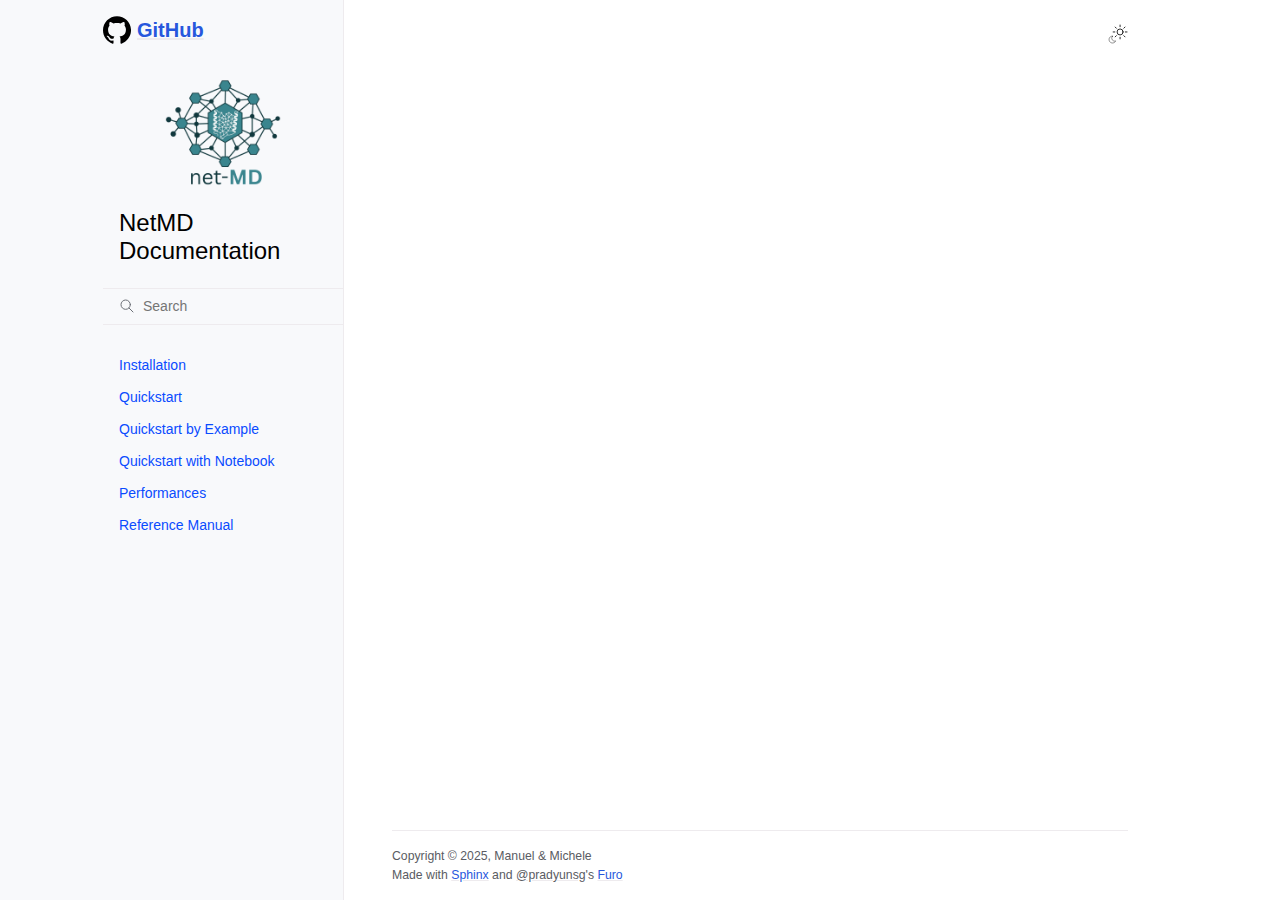
<file: docs/search.html>
<!doctype html>
<html class="no-js" lang="en" data-content_root="./">
  <head>
<meta charset="utf-8"/>
    <meta name="viewport" content="width=device-width,initial-scale=1"/>
    <meta name="color-scheme" content="light dark"><link rel="index" title="Index" href="genindex.html" /><link rel="search" title="Search" href="#" />
        <link rel="canonical" href="https://mazzalab.github.io/NetMD/search.html" />

    <link rel="shortcut icon" href="_static/favicon.ico"/><!-- Generated with Sphinx 7.3.7 and Furo 2024.08.06 -->
<meta name="robots" content="noindex" />
<title>Search - NetMD Documentation</title><link rel="stylesheet" type="text/css" href="_static/pygments.css?v=362ab14a" />
    <link rel="stylesheet" type="text/css" href="_static/styles/furo.css?v=354aac6f" />
    <link rel="stylesheet" type="text/css" href="_static/copybutton.css?v=76b2166b" />
    <link rel="stylesheet" type="text/css" href="_static/tabs.css?v=4c969af8" />
    <link rel="stylesheet" type="text/css" href="_static/custom.css?v=4baadba0" />
    <link rel="stylesheet" type="text/css" href="_static/styles/furo-extensions.css?v=302659d7" />
    
    


<style>
  body {
    --color-code-background: #f8f8f8;
  --color-code-foreground: black;
  
  }
  @media not print {
    body[data-theme="dark"] {
      --color-code-background: #202020;
  --color-code-foreground: #d0d0d0;
  
    }
    @media (prefers-color-scheme: dark) {
      body:not([data-theme="light"]) {
        --color-code-background: #202020;
  --color-code-foreground: #d0d0d0;
  
      }
    }
  }
</style></head>
  <body>
    
    <script>
      document.body.dataset.theme = localStorage.getItem("theme") || "auto";
    </script>
    

<svg xmlns="http://www.w3.org/2000/svg" style="display: none;">
  <symbol id="svg-toc" viewBox="0 0 24 24">
    <title>Contents</title>
    <svg stroke="currentColor" fill="currentColor" stroke-width="0" viewBox="0 0 1024 1024">
      <path d="M408 442h480c4.4 0 8-3.6 8-8v-56c0-4.4-3.6-8-8-8H408c-4.4 0-8 3.6-8 8v56c0 4.4 3.6 8 8 8zm-8 204c0 4.4 3.6 8 8 8h480c4.4 0 8-3.6 8-8v-56c0-4.4-3.6-8-8-8H408c-4.4 0-8 3.6-8 8v56zm504-486H120c-4.4 0-8 3.6-8 8v56c0 4.4 3.6 8 8 8h784c4.4 0 8-3.6 8-8v-56c0-4.4-3.6-8-8-8zm0 632H120c-4.4 0-8 3.6-8 8v56c0 4.4 3.6 8 8 8h784c4.4 0 8-3.6 8-8v-56c0-4.4-3.6-8-8-8zM115.4 518.9L271.7 642c5.8 4.6 14.4.5 14.4-6.9V388.9c0-7.4-8.5-11.5-14.4-6.9L115.4 505.1a8.74 8.74 0 0 0 0 13.8z"/>
    </svg>
  </symbol>
  <symbol id="svg-menu" viewBox="0 0 24 24">
    <title>Menu</title>
    <svg xmlns="http://www.w3.org/2000/svg" viewBox="0 0 24 24" fill="none" stroke="currentColor"
      stroke-width="2" stroke-linecap="round" stroke-linejoin="round" class="feather-menu">
      <line x1="3" y1="12" x2="21" y2="12"></line>
      <line x1="3" y1="6" x2="21" y2="6"></line>
      <line x1="3" y1="18" x2="21" y2="18"></line>
    </svg>
  </symbol>
  <symbol id="svg-arrow-right" viewBox="0 0 24 24">
    <title>Expand</title>
    <svg xmlns="http://www.w3.org/2000/svg" viewBox="0 0 24 24" fill="none" stroke="currentColor"
      stroke-width="2" stroke-linecap="round" stroke-linejoin="round" class="feather-chevron-right">
      <polyline points="9 18 15 12 9 6"></polyline>
    </svg>
  </symbol>
  <symbol id="svg-sun" viewBox="0 0 24 24">
    <title>Light mode</title>
    <svg xmlns="http://www.w3.org/2000/svg" viewBox="0 0 24 24" fill="none" stroke="currentColor"
      stroke-width="1" stroke-linecap="round" stroke-linejoin="round" class="feather-sun">
      <circle cx="12" cy="12" r="5"></circle>
      <line x1="12" y1="1" x2="12" y2="3"></line>
      <line x1="12" y1="21" x2="12" y2="23"></line>
      <line x1="4.22" y1="4.22" x2="5.64" y2="5.64"></line>
      <line x1="18.36" y1="18.36" x2="19.78" y2="19.78"></line>
      <line x1="1" y1="12" x2="3" y2="12"></line>
      <line x1="21" y1="12" x2="23" y2="12"></line>
      <line x1="4.22" y1="19.78" x2="5.64" y2="18.36"></line>
      <line x1="18.36" y1="5.64" x2="19.78" y2="4.22"></line>
    </svg>
  </symbol>
  <symbol id="svg-moon" viewBox="0 0 24 24">
    <title>Dark mode</title>
    <svg xmlns="http://www.w3.org/2000/svg" viewBox="0 0 24 24" fill="none" stroke="currentColor"
      stroke-width="1" stroke-linecap="round" stroke-linejoin="round" class="icon-tabler-moon">
      <path stroke="none" d="M0 0h24v24H0z" fill="none" />
      <path d="M12 3c.132 0 .263 0 .393 0a7.5 7.5 0 0 0 7.92 12.446a9 9 0 1 1 -8.313 -12.454z" />
    </svg>
  </symbol>
  <symbol id="svg-sun-with-moon" viewBox="0 0 24 24">
    <title>Auto light/dark, in light mode</title>
    <svg xmlns="http://www.w3.org/2000/svg" viewBox="0 0 24 24" fill="none" stroke="currentColor"
      stroke-width="1" stroke-linecap="round" stroke-linejoin="round"
      class="icon-custom-derived-from-feather-sun-and-tabler-moon">
      <path style="opacity: 50%" d="M 5.411 14.504 C 5.471 14.504 5.532 14.504 5.591 14.504 C 3.639 16.319 4.383 19.569 6.931 20.352 C 7.693 20.586 8.512 20.551 9.25 20.252 C 8.023 23.207 4.056 23.725 2.11 21.184 C 0.166 18.642 1.702 14.949 4.874 14.536 C 5.051 14.512 5.231 14.5 5.411 14.5 L 5.411 14.504 Z"/>
      <line x1="14.5" y1="3.25" x2="14.5" y2="1.25"/>
      <line x1="14.5" y1="15.85" x2="14.5" y2="17.85"/>
      <line x1="10.044" y1="5.094" x2="8.63" y2="3.68"/>
      <line x1="19" y1="14.05" x2="20.414" y2="15.464"/>
      <line x1="8.2" y1="9.55" x2="6.2" y2="9.55"/>
      <line x1="20.8" y1="9.55" x2="22.8" y2="9.55"/>
      <line x1="10.044" y1="14.006" x2="8.63" y2="15.42"/>
      <line x1="19" y1="5.05" x2="20.414" y2="3.636"/>
      <circle cx="14.5" cy="9.55" r="3.6"/>
    </svg>
  </symbol>
  <symbol id="svg-moon-with-sun" viewBox="0 0 24 24">
    <title>Auto light/dark, in dark mode</title>
    <svg xmlns="http://www.w3.org/2000/svg" viewBox="0 0 24 24" fill="none" stroke="currentColor"
      stroke-width="1" stroke-linecap="round" stroke-linejoin="round"
      class="icon-custom-derived-from-feather-sun-and-tabler-moon">
      <path d="M 8.282 7.007 C 8.385 7.007 8.494 7.007 8.595 7.007 C 5.18 10.184 6.481 15.869 10.942 17.24 C 12.275 17.648 13.706 17.589 15 17.066 C 12.851 22.236 5.91 23.143 2.505 18.696 C -0.897 14.249 1.791 7.786 7.342 7.063 C 7.652 7.021 7.965 7 8.282 7 L 8.282 7.007 Z"/>
      <line style="opacity: 50%" x1="18" y1="3.705" x2="18" y2="2.5"/>
      <line style="opacity: 50%" x1="18" y1="11.295" x2="18" y2="12.5"/>
      <line style="opacity: 50%" x1="15.316" y1="4.816" x2="14.464" y2="3.964"/>
      <line style="opacity: 50%" x1="20.711" y1="10.212" x2="21.563" y2="11.063"/>
      <line style="opacity: 50%" x1="14.205" y1="7.5" x2="13.001" y2="7.5"/>
      <line style="opacity: 50%" x1="21.795" y1="7.5" x2="23" y2="7.5"/>
      <line style="opacity: 50%" x1="15.316" y1="10.184" x2="14.464" y2="11.036"/>
      <line style="opacity: 50%" x1="20.711" y1="4.789" x2="21.563" y2="3.937"/>
      <circle style="opacity: 50%" cx="18" cy="7.5" r="2.169"/>
    </svg>
  </symbol>
  <symbol id="svg-pencil" viewBox="0 0 24 24">
    <svg xmlns="http://www.w3.org/2000/svg" viewBox="0 0 24 24" fill="none" stroke="currentColor"
      stroke-width="1" stroke-linecap="round" stroke-linejoin="round" class="icon-tabler-pencil-code">
      <path d="M4 20h4l10.5 -10.5a2.828 2.828 0 1 0 -4 -4l-10.5 10.5v4" />
      <path d="M13.5 6.5l4 4" />
      <path d="M20 21l2 -2l-2 -2" />
      <path d="M17 17l-2 2l2 2" />
    </svg>
  </symbol>
  <symbol id="svg-eye" viewBox="0 0 24 24">
    <svg xmlns="http://www.w3.org/2000/svg" viewBox="0 0 24 24" fill="none" stroke="currentColor"
      stroke-width="1" stroke-linecap="round" stroke-linejoin="round" class="icon-tabler-eye-code">
      <path stroke="none" d="M0 0h24v24H0z" fill="none" />
      <path d="M10 12a2 2 0 1 0 4 0a2 2 0 0 0 -4 0" />
      <path
        d="M11.11 17.958c-3.209 -.307 -5.91 -2.293 -8.11 -5.958c2.4 -4 5.4 -6 9 -6c3.6 0 6.6 2 9 6c-.21 .352 -.427 .688 -.647 1.008" />
      <path d="M20 21l2 -2l-2 -2" />
      <path d="M17 17l-2 2l2 2" />
    </svg>
  </symbol>
</svg>

<input type="checkbox" class="sidebar-toggle" name="__navigation" id="__navigation">
<input type="checkbox" class="sidebar-toggle" name="__toc" id="__toc">
<label class="overlay sidebar-overlay" for="__navigation">
  <div class="visually-hidden">Hide navigation sidebar</div>
</label>
<label class="overlay toc-overlay" for="__toc">
  <div class="visually-hidden">Hide table of contents sidebar</div>
</label>

<a class="skip-to-content muted-link" href="#furo-main-content">Skip to content</a>



<div class="page">
  <header class="mobile-header">
    <div class="header-left">
      <label class="nav-overlay-icon" for="__navigation">
        <div class="visually-hidden">Toggle site navigation sidebar</div>
        <i class="icon"><svg><use href="#svg-menu"></use></svg></i>
      </label>
    </div>
    <div class="header-center">
      <a href="index.html"><div class="brand">NetMD Documentation</div></a>
    </div>
    <div class="header-right">
      <div class="theme-toggle-container theme-toggle-header">
        <button class="theme-toggle">
          <div class="visually-hidden">Toggle Light / Dark / Auto color theme</div>
          <svg class="theme-icon-when-auto-light"><use href="#svg-sun-with-moon"></use></svg>
          <svg class="theme-icon-when-auto-dark"><use href="#svg-moon-with-sun"></use></svg>
          <svg class="theme-icon-when-dark"><use href="#svg-moon"></use></svg>
          <svg class="theme-icon-when-light"><use href="#svg-sun"></use></svg>
        </button>
      </div>
      <label class="toc-overlay-icon toc-header-icon no-toc" for="__toc">
        <div class="visually-hidden">Toggle table of contents sidebar</div>
        <i class="icon"><svg><use href="#svg-toc"></use></svg></i>
      </label>
    </div>
  </header>
  <aside class="sidebar-drawer">
    <div class="sidebar-container">
      
      <div class="sidebar-sticky"><style>
  .sidebar-github-link a:visited {
    color: #0366d6 !important;
  }
  .sidebar-github-link a {
    font-size: 1.25em;
  }
  .sidebar-github-link svg {
    width: 28px;
    height: 28px;
  }
</style>
<div class="sidebar-github-link" style="margin: 1em 0; display: flex; align-items: center; gap: 0.5em;">
  <a href="https://github.com/mazzalab/NetMD" target="_blank" rel="noopener" style="font-weight: bold; display: flex; align-items: center; gap: 0.3em;">
    <svg xmlns="http://www.w3.org/2000/svg" viewBox="0 0 24 24" style="vertical-align: middle;"><path d="M12 0.297c-6.63 0-12 5.373-12 12 0 5.303 3.438 9.8 8.205 11.387 0.6 0.113 0.82-0.258 0.82-0.577 0-0.285-0.011-1.04-0.017-2.04-3.338 0.726-4.042-1.61-4.042-1.61-0.546-1.387-1.333-1.756-1.333-1.756-1.089-0.745 0.083-0.729 0.083-0.729 1.205 0.084 1.84 1.236 1.84 1.236 1.07 1.834 2.809 1.304 3.495 0.997 0.108-0.775 0.418-1.305 0.762-1.605-2.665-0.305-5.466-1.334-5.466-5.931 0-1.31 0.469-2.381 1.236-3.221-0.124-0.303-0.535-1.523 0.117-3.176 0 0 1.008-0.322 3.301 1.23 0.957-0.266 1.983-0.399 3.003-0.404 1.02 0.005 2.047 0.138 3.006 0.404 2.291-1.553 3.297-1.23 3.297-1.23 0.653 1.653 0.242 2.873 0.119 3.176 0.77 0.84 1.235 1.911 1.235 3.221 0 4.609-2.804 5.624-5.475 5.921 0.43 0.372 0.823 1.102 0.823 2.222 0 1.606-0.015 2.898-0.015 3.293 0 0.322 0.216 0.694 0.825 0.576 4.765-1.589 8.199-6.085 8.199-11.386 0-6.627-5.373-12-12-12z"/></svg>
    GitHub
  </a>
</div><a class="sidebar-brand" href="index.html">
  
  <div class="sidebar-logo-container">
    <img class="sidebar-logo only-light" src="_static//img/netmd_logo_def.png" alt="Light Logo"/>
    <img class="sidebar-logo only-dark" src="_static//img/netmd_logo_def.png" alt="Dark Logo"/>
  </div>
  
  <span class="sidebar-brand-text">NetMD Documentation</span>
  
</a><form class="sidebar-search-container" method="get" action="#" role="search">
  <input class="sidebar-search" placeholder="Search" name="q" aria-label="Search">
  <input type="hidden" name="check_keywords" value="yes">
  <input type="hidden" name="area" value="default">
</form>
<div id="searchbox"></div><div class="sidebar-tree">
  <ul>
<li class="toctree-l1"><a class="reference internal" href="installation.html">Installation</a></li>
<li class="toctree-l1"><a class="reference internal" href="quickstart.html">Quickstart</a></li>
<li class="toctree-l1"><a class="reference internal" href="quickstart_example.html">Quickstart by Example</a></li>
<li class="toctree-l1"><a class="reference internal" href="quickstart_notebook.html">Quickstart with Notebook</a></li>
<li class="toctree-l1"><a class="reference internal" href="performance.html">Performances</a></li>
<li class="toctree-l1"><a class="reference internal" href="reference_manual.html">Reference Manual</a></li>
</ul>

</div>

      </div>
      
    </div>
  </aside>
  <div class="main">
    <div class="content">
      <div class="article-container">
        <a href="#" class="back-to-top muted-link">
          <svg xmlns="http://www.w3.org/2000/svg" viewBox="0 0 24 24">
            <path d="M13 20h-2V8l-5.5 5.5-1.42-1.42L12 4.16l7.92 7.92-1.42 1.42L13 8v12z"></path>
          </svg>
          <span>Back to top</span>
        </a>
        <div class="content-icon-container">
          <div class="theme-toggle-container theme-toggle-content">
            <button class="theme-toggle">
              <div class="visually-hidden">Toggle Light / Dark / Auto color theme</div>
              <svg class="theme-icon-when-auto-light"><use href="#svg-sun-with-moon"></use></svg>
              <svg class="theme-icon-when-auto-dark"><use href="#svg-moon-with-sun"></use></svg>
              <svg class="theme-icon-when-dark"><use href="#svg-moon"></use></svg>
              <svg class="theme-icon-when-light"><use href="#svg-sun"></use></svg>
            </button>
          </div>
          <label class="toc-overlay-icon toc-content-icon no-toc" for="__toc">
            <div class="visually-hidden">Toggle table of contents sidebar</div>
            <i class="icon"><svg><use href="#svg-toc"></use></svg></i>
          </label>
        </div>
        <article role="main" id="furo-main-content">
          
<noscript>
<div class="admonition error">
  <p class="admonition-title">Error</p>
  <p>
    Please activate JavaScript to enable the search functionality.
  </p>
</div>
</noscript>

<div id="search-results"></div>

        </article>
      </div>
      <footer>
        
        <div class="related-pages">
          
          
        </div>
        <div class="bottom-of-page">
          <div class="left-details">
            <div class="copyright">
                Copyright &#169; 2025, Manuel &amp; Michele
            </div>
            Made with <a href="https://www.sphinx-doc.org/">Sphinx</a> and <a class="muted-link" href="https://pradyunsg.me">@pradyunsg</a>'s
            
            <a href="https://github.com/pradyunsg/furo">Furo</a>
            
          </div>
          <div class="right-details">
            
          </div>
        </div>
        
      </footer>
    </div>
    <aside class="toc-drawer no-toc">
      
      
      
    </aside>
  </div>
</div><script src="_static/documentation_options.js?v=8d563738"></script>
    <script src="_static/doctools.js?v=9a2dae69"></script>
    <script src="_static/sphinx_highlight.js?v=dc90522c"></script>
    <script src="_static/scripts/furo.js?v=5fa4622c"></script>
    <script src="_static/clipboard.min.js?v=a7894cd8"></script>
    <script src="_static/copybutton.js?v=f281be69"></script>
    <script src="_static/tabs.js?v=3ee01567"></script>
    
<script src="_static/searchtools.js"></script>
<script src="_static/language_data.js"></script>
<script src="searchindex.js"></script></body>
</html>
</file>
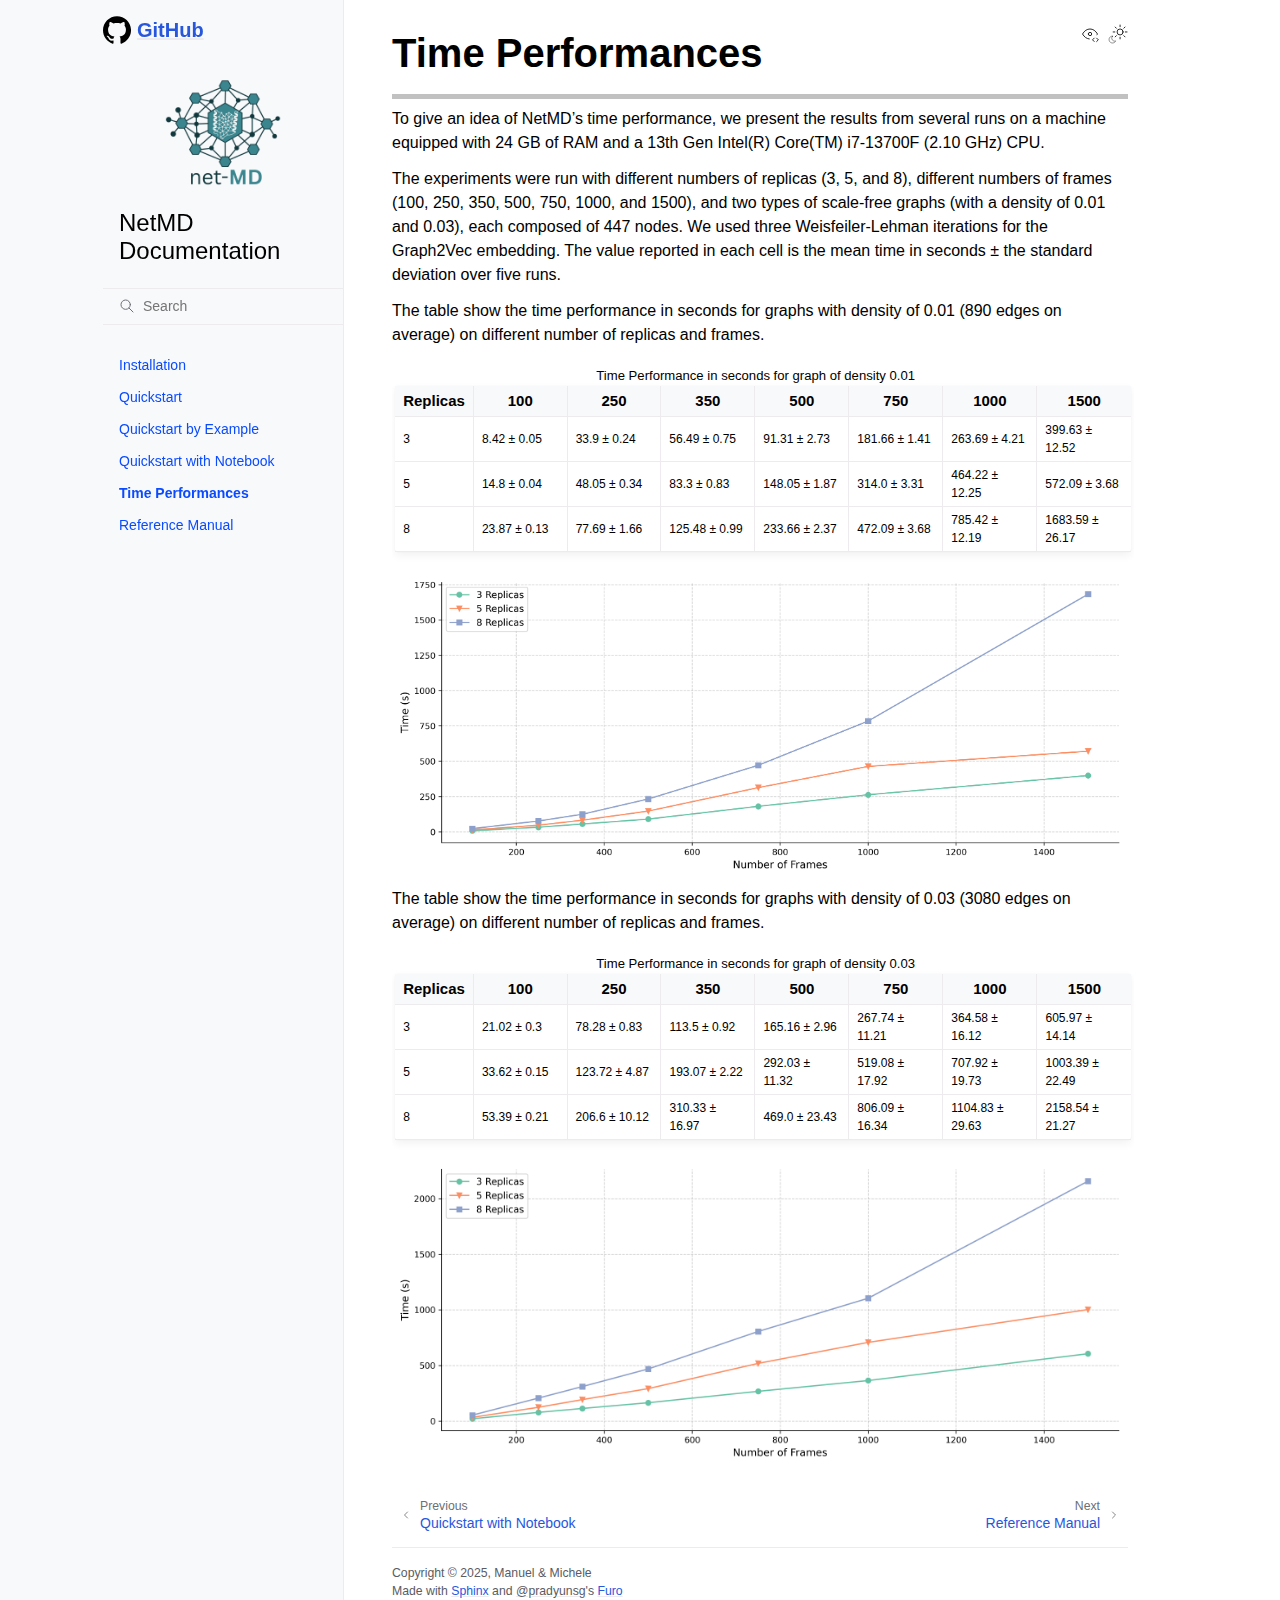
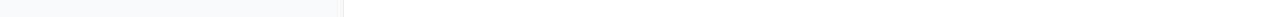
<file: docs/time_performance.html>
<!doctype html>
<html class="no-js" lang="en" data-content_root="./">
  <head><meta charset="utf-8"/>
    <meta name="viewport" content="width=device-width,initial-scale=1"/>
    <meta name="color-scheme" content="light dark"><meta name="generator" content="Docutils 0.18.1: http://docutils.sourceforge.net/" />
<link rel="index" title="Index" href="genindex.html" /><link rel="search" title="Search" href="search.html" /><link rel="next" title="Reference Manual" href="reference_manual.html" /><link rel="prev" title="Quickstart with Notebook" href="quickstart_notebook.html" />
        <link rel="canonical" href="https://mazzalab.github.io/NetMD/time_performance.html" />

    <link rel="shortcut icon" href="_static/favicon.ico"/><!-- Generated with Sphinx 7.3.7 and Furo 2024.08.06 -->
        <title>Time Performances - NetMD Documentation</title>
      <link rel="stylesheet" type="text/css" href="_static/pygments.css?v=362ab14a" />
    <link rel="stylesheet" type="text/css" href="_static/styles/furo.css?v=354aac6f" />
    <link rel="stylesheet" type="text/css" href="_static/copybutton.css?v=76b2166b" />
    <link rel="stylesheet" type="text/css" href="_static/tabs.css?v=4c969af8" />
    <link rel="stylesheet" type="text/css" href="_static/custom.css?v=4baadba0" />
    <link rel="stylesheet" type="text/css" href="_static/styles/furo-extensions.css?v=302659d7" />
    
    


<style>
  body {
    --color-code-background: #f8f8f8;
  --color-code-foreground: black;
  
  }
  @media not print {
    body[data-theme="dark"] {
      --color-code-background: #202020;
  --color-code-foreground: #d0d0d0;
  
    }
    @media (prefers-color-scheme: dark) {
      body:not([data-theme="light"]) {
        --color-code-background: #202020;
  --color-code-foreground: #d0d0d0;
  
      }
    }
  }
</style></head>
  <body>
    
    <script>
      document.body.dataset.theme = localStorage.getItem("theme") || "auto";
    </script>
    

<svg xmlns="http://www.w3.org/2000/svg" style="display: none;">
  <symbol id="svg-toc" viewBox="0 0 24 24">
    <title>Contents</title>
    <svg stroke="currentColor" fill="currentColor" stroke-width="0" viewBox="0 0 1024 1024">
      <path d="M408 442h480c4.4 0 8-3.6 8-8v-56c0-4.4-3.6-8-8-8H408c-4.4 0-8 3.6-8 8v56c0 4.4 3.6 8 8 8zm-8 204c0 4.4 3.6 8 8 8h480c4.4 0 8-3.6 8-8v-56c0-4.4-3.6-8-8-8H408c-4.4 0-8 3.6-8 8v56zm504-486H120c-4.4 0-8 3.6-8 8v56c0 4.4 3.6 8 8 8h784c4.4 0 8-3.6 8-8v-56c0-4.4-3.6-8-8-8zm0 632H120c-4.4 0-8 3.6-8 8v56c0 4.4 3.6 8 8 8h784c4.4 0 8-3.6 8-8v-56c0-4.4-3.6-8-8-8zM115.4 518.9L271.7 642c5.8 4.6 14.4.5 14.4-6.9V388.9c0-7.4-8.5-11.5-14.4-6.9L115.4 505.1a8.74 8.74 0 0 0 0 13.8z"/>
    </svg>
  </symbol>
  <symbol id="svg-menu" viewBox="0 0 24 24">
    <title>Menu</title>
    <svg xmlns="http://www.w3.org/2000/svg" viewBox="0 0 24 24" fill="none" stroke="currentColor"
      stroke-width="2" stroke-linecap="round" stroke-linejoin="round" class="feather-menu">
      <line x1="3" y1="12" x2="21" y2="12"></line>
      <line x1="3" y1="6" x2="21" y2="6"></line>
      <line x1="3" y1="18" x2="21" y2="18"></line>
    </svg>
  </symbol>
  <symbol id="svg-arrow-right" viewBox="0 0 24 24">
    <title>Expand</title>
    <svg xmlns="http://www.w3.org/2000/svg" viewBox="0 0 24 24" fill="none" stroke="currentColor"
      stroke-width="2" stroke-linecap="round" stroke-linejoin="round" class="feather-chevron-right">
      <polyline points="9 18 15 12 9 6"></polyline>
    </svg>
  </symbol>
  <symbol id="svg-sun" viewBox="0 0 24 24">
    <title>Light mode</title>
    <svg xmlns="http://www.w3.org/2000/svg" viewBox="0 0 24 24" fill="none" stroke="currentColor"
      stroke-width="1" stroke-linecap="round" stroke-linejoin="round" class="feather-sun">
      <circle cx="12" cy="12" r="5"></circle>
      <line x1="12" y1="1" x2="12" y2="3"></line>
      <line x1="12" y1="21" x2="12" y2="23"></line>
      <line x1="4.22" y1="4.22" x2="5.64" y2="5.64"></line>
      <line x1="18.36" y1="18.36" x2="19.78" y2="19.78"></line>
      <line x1="1" y1="12" x2="3" y2="12"></line>
      <line x1="21" y1="12" x2="23" y2="12"></line>
      <line x1="4.22" y1="19.78" x2="5.64" y2="18.36"></line>
      <line x1="18.36" y1="5.64" x2="19.78" y2="4.22"></line>
    </svg>
  </symbol>
  <symbol id="svg-moon" viewBox="0 0 24 24">
    <title>Dark mode</title>
    <svg xmlns="http://www.w3.org/2000/svg" viewBox="0 0 24 24" fill="none" stroke="currentColor"
      stroke-width="1" stroke-linecap="round" stroke-linejoin="round" class="icon-tabler-moon">
      <path stroke="none" d="M0 0h24v24H0z" fill="none" />
      <path d="M12 3c.132 0 .263 0 .393 0a7.5 7.5 0 0 0 7.92 12.446a9 9 0 1 1 -8.313 -12.454z" />
    </svg>
  </symbol>
  <symbol id="svg-sun-with-moon" viewBox="0 0 24 24">
    <title>Auto light/dark, in light mode</title>
    <svg xmlns="http://www.w3.org/2000/svg" viewBox="0 0 24 24" fill="none" stroke="currentColor"
      stroke-width="1" stroke-linecap="round" stroke-linejoin="round"
      class="icon-custom-derived-from-feather-sun-and-tabler-moon">
      <path style="opacity: 50%" d="M 5.411 14.504 C 5.471 14.504 5.532 14.504 5.591 14.504 C 3.639 16.319 4.383 19.569 6.931 20.352 C 7.693 20.586 8.512 20.551 9.25 20.252 C 8.023 23.207 4.056 23.725 2.11 21.184 C 0.166 18.642 1.702 14.949 4.874 14.536 C 5.051 14.512 5.231 14.5 5.411 14.5 L 5.411 14.504 Z"/>
      <line x1="14.5" y1="3.25" x2="14.5" y2="1.25"/>
      <line x1="14.5" y1="15.85" x2="14.5" y2="17.85"/>
      <line x1="10.044" y1="5.094" x2="8.63" y2="3.68"/>
      <line x1="19" y1="14.05" x2="20.414" y2="15.464"/>
      <line x1="8.2" y1="9.55" x2="6.2" y2="9.55"/>
      <line x1="20.8" y1="9.55" x2="22.8" y2="9.55"/>
      <line x1="10.044" y1="14.006" x2="8.63" y2="15.42"/>
      <line x1="19" y1="5.05" x2="20.414" y2="3.636"/>
      <circle cx="14.5" cy="9.55" r="3.6"/>
    </svg>
  </symbol>
  <symbol id="svg-moon-with-sun" viewBox="0 0 24 24">
    <title>Auto light/dark, in dark mode</title>
    <svg xmlns="http://www.w3.org/2000/svg" viewBox="0 0 24 24" fill="none" stroke="currentColor"
      stroke-width="1" stroke-linecap="round" stroke-linejoin="round"
      class="icon-custom-derived-from-feather-sun-and-tabler-moon">
      <path d="M 8.282 7.007 C 8.385 7.007 8.494 7.007 8.595 7.007 C 5.18 10.184 6.481 15.869 10.942 17.24 C 12.275 17.648 13.706 17.589 15 17.066 C 12.851 22.236 5.91 23.143 2.505 18.696 C -0.897 14.249 1.791 7.786 7.342 7.063 C 7.652 7.021 7.965 7 8.282 7 L 8.282 7.007 Z"/>
      <line style="opacity: 50%" x1="18" y1="3.705" x2="18" y2="2.5"/>
      <line style="opacity: 50%" x1="18" y1="11.295" x2="18" y2="12.5"/>
      <line style="opacity: 50%" x1="15.316" y1="4.816" x2="14.464" y2="3.964"/>
      <line style="opacity: 50%" x1="20.711" y1="10.212" x2="21.563" y2="11.063"/>
      <line style="opacity: 50%" x1="14.205" y1="7.5" x2="13.001" y2="7.5"/>
      <line style="opacity: 50%" x1="21.795" y1="7.5" x2="23" y2="7.5"/>
      <line style="opacity: 50%" x1="15.316" y1="10.184" x2="14.464" y2="11.036"/>
      <line style="opacity: 50%" x1="20.711" y1="4.789" x2="21.563" y2="3.937"/>
      <circle style="opacity: 50%" cx="18" cy="7.5" r="2.169"/>
    </svg>
  </symbol>
  <symbol id="svg-pencil" viewBox="0 0 24 24">
    <svg xmlns="http://www.w3.org/2000/svg" viewBox="0 0 24 24" fill="none" stroke="currentColor"
      stroke-width="1" stroke-linecap="round" stroke-linejoin="round" class="icon-tabler-pencil-code">
      <path d="M4 20h4l10.5 -10.5a2.828 2.828 0 1 0 -4 -4l-10.5 10.5v4" />
      <path d="M13.5 6.5l4 4" />
      <path d="M20 21l2 -2l-2 -2" />
      <path d="M17 17l-2 2l2 2" />
    </svg>
  </symbol>
  <symbol id="svg-eye" viewBox="0 0 24 24">
    <svg xmlns="http://www.w3.org/2000/svg" viewBox="0 0 24 24" fill="none" stroke="currentColor"
      stroke-width="1" stroke-linecap="round" stroke-linejoin="round" class="icon-tabler-eye-code">
      <path stroke="none" d="M0 0h24v24H0z" fill="none" />
      <path d="M10 12a2 2 0 1 0 4 0a2 2 0 0 0 -4 0" />
      <path
        d="M11.11 17.958c-3.209 -.307 -5.91 -2.293 -8.11 -5.958c2.4 -4 5.4 -6 9 -6c3.6 0 6.6 2 9 6c-.21 .352 -.427 .688 -.647 1.008" />
      <path d="M20 21l2 -2l-2 -2" />
      <path d="M17 17l-2 2l2 2" />
    </svg>
  </symbol>
</svg>

<input type="checkbox" class="sidebar-toggle" name="__navigation" id="__navigation">
<input type="checkbox" class="sidebar-toggle" name="__toc" id="__toc">
<label class="overlay sidebar-overlay" for="__navigation">
  <div class="visually-hidden">Hide navigation sidebar</div>
</label>
<label class="overlay toc-overlay" for="__toc">
  <div class="visually-hidden">Hide table of contents sidebar</div>
</label>

<a class="skip-to-content muted-link" href="#furo-main-content">Skip to content</a>



<div class="page">
  <header class="mobile-header">
    <div class="header-left">
      <label class="nav-overlay-icon" for="__navigation">
        <div class="visually-hidden">Toggle site navigation sidebar</div>
        <i class="icon"><svg><use href="#svg-menu"></use></svg></i>
      </label>
    </div>
    <div class="header-center">
      <a href="index.html"><div class="brand">NetMD Documentation</div></a>
    </div>
    <div class="header-right">
      <div class="theme-toggle-container theme-toggle-header">
        <button class="theme-toggle">
          <div class="visually-hidden">Toggle Light / Dark / Auto color theme</div>
          <svg class="theme-icon-when-auto-light"><use href="#svg-sun-with-moon"></use></svg>
          <svg class="theme-icon-when-auto-dark"><use href="#svg-moon-with-sun"></use></svg>
          <svg class="theme-icon-when-dark"><use href="#svg-moon"></use></svg>
          <svg class="theme-icon-when-light"><use href="#svg-sun"></use></svg>
        </button>
      </div>
      <label class="toc-overlay-icon toc-header-icon no-toc" for="__toc">
        <div class="visually-hidden">Toggle table of contents sidebar</div>
        <i class="icon"><svg><use href="#svg-toc"></use></svg></i>
      </label>
    </div>
  </header>
  <aside class="sidebar-drawer">
    <div class="sidebar-container">
      
      <div class="sidebar-sticky"><style>
  .sidebar-github-link a:visited {
    color: #0366d6 !important;
  }
  .sidebar-github-link a {
    font-size: 1.25em;
  }
  .sidebar-github-link svg {
    width: 28px;
    height: 28px;
  }
</style>
<div class="sidebar-github-link" style="margin: 1em 0; display: flex; align-items: center; gap: 0.5em;">
  <a href="https://github.com/mazzalab/NetMD" target="_blank" rel="noopener" style="font-weight: bold; display: flex; align-items: center; gap: 0.3em;">
    <svg xmlns="http://www.w3.org/2000/svg" viewBox="0 0 24 24" style="vertical-align: middle;"><path d="M12 0.297c-6.63 0-12 5.373-12 12 0 5.303 3.438 9.8 8.205 11.387 0.6 0.113 0.82-0.258 0.82-0.577 0-0.285-0.011-1.04-0.017-2.04-3.338 0.726-4.042-1.61-4.042-1.61-0.546-1.387-1.333-1.756-1.333-1.756-1.089-0.745 0.083-0.729 0.083-0.729 1.205 0.084 1.84 1.236 1.84 1.236 1.07 1.834 2.809 1.304 3.495 0.997 0.108-0.775 0.418-1.305 0.762-1.605-2.665-0.305-5.466-1.334-5.466-5.931 0-1.31 0.469-2.381 1.236-3.221-0.124-0.303-0.535-1.523 0.117-3.176 0 0 1.008-0.322 3.301 1.23 0.957-0.266 1.983-0.399 3.003-0.404 1.02 0.005 2.047 0.138 3.006 0.404 2.291-1.553 3.297-1.23 3.297-1.23 0.653 1.653 0.242 2.873 0.119 3.176 0.77 0.84 1.235 1.911 1.235 3.221 0 4.609-2.804 5.624-5.475 5.921 0.43 0.372 0.823 1.102 0.823 2.222 0 1.606-0.015 2.898-0.015 3.293 0 0.322 0.216 0.694 0.825 0.576 4.765-1.589 8.199-6.085 8.199-11.386 0-6.627-5.373-12-12-12z"/></svg>
    GitHub
  </a>
</div><a class="sidebar-brand" href="index.html">
  
  <div class="sidebar-logo-container">
    <img class="sidebar-logo only-light" src="_static//img/netmd_logo_def.png" alt="Light Logo"/>
    <img class="sidebar-logo only-dark" src="_static//img/netmd_logo_def.png" alt="Dark Logo"/>
  </div>
  
  <span class="sidebar-brand-text">NetMD Documentation</span>
  
</a><form class="sidebar-search-container" method="get" action="search.html" role="search">
  <input class="sidebar-search" placeholder="Search" name="q" aria-label="Search">
  <input type="hidden" name="check_keywords" value="yes">
  <input type="hidden" name="area" value="default">
</form>
<div id="searchbox"></div><div class="sidebar-tree">
  <ul class="current">
<li class="toctree-l1"><a class="reference internal" href="installation.html">Installation</a></li>
<li class="toctree-l1"><a class="reference internal" href="quickstart.html">Quickstart</a></li>
<li class="toctree-l1"><a class="reference internal" href="quickstart_example.html">Quickstart by Example</a></li>
<li class="toctree-l1"><a class="reference internal" href="quickstart_notebook.html">Quickstart with Notebook</a></li>
<li class="toctree-l1 current current-page"><a class="current reference internal" href="#">Time Performances</a></li>
<li class="toctree-l1"><a class="reference internal" href="reference_manual.html">Reference Manual</a></li>
</ul>

</div>

      </div>
      
    </div>
  </aside>
  <div class="main">
    <div class="content">
      <div class="article-container">
        <a href="#" class="back-to-top muted-link">
          <svg xmlns="http://www.w3.org/2000/svg" viewBox="0 0 24 24">
            <path d="M13 20h-2V8l-5.5 5.5-1.42-1.42L12 4.16l7.92 7.92-1.42 1.42L13 8v12z"></path>
          </svg>
          <span>Back to top</span>
        </a>
        <div class="content-icon-container">
          <div class="view-this-page">
  <a class="muted-link" href="_sources/time_performance.rst.txt" title="View this page">
    <svg><use href="#svg-eye"></use></svg>
    <span class="visually-hidden">View this page</span>
  </a>
</div>
<div class="theme-toggle-container theme-toggle-content">
            <button class="theme-toggle">
              <div class="visually-hidden">Toggle Light / Dark / Auto color theme</div>
              <svg class="theme-icon-when-auto-light"><use href="#svg-sun-with-moon"></use></svg>
              <svg class="theme-icon-when-auto-dark"><use href="#svg-moon-with-sun"></use></svg>
              <svg class="theme-icon-when-dark"><use href="#svg-moon"></use></svg>
              <svg class="theme-icon-when-light"><use href="#svg-sun"></use></svg>
            </button>
          </div>
          <label class="toc-overlay-icon toc-content-icon no-toc" for="__toc">
            <div class="visually-hidden">Toggle table of contents sidebar</div>
            <i class="icon"><svg><use href="#svg-toc"></use></svg></i>
          </label>
        </div>
        <article role="main" id="furo-main-content">
          <section id="time-performances">
<h1>Time Performances<a class="headerlink" href="#time-performances" title="Link to this heading">¶</a></h1>
<style>
    table {
        font-size: 15px; /* Adjust the font size as needed */
    }
    table td {
        font-size: 12px; /* Adjust the font size as needed */
    }
</style>

<hr class="text-linebreak"><p>To give an idea of NetMD’s time performance, we present the results from several runs on a machine equipped with 24 GB of RAM and a 13th Gen Intel(R) Core(TM) i7-13700F (2.10 GHz) CPU.</p>
<p>The experiments were run with different numbers of replicas (3, 5, and 8), different numbers of frames (100, 250, 350, 500, 750, 1000, and 1500), and two types of scale-free graphs (with a density of 0.01 and 0.03), each composed of 447 nodes. We used three Weisfeiler-Lehman iterations for the Graph2Vec embedding. The value reported in each cell is the mean time in seconds ± the standard deviation over five runs.</p>
<p>The table show the time performance in seconds for graphs with density of 0.01 (890 edges on average) on different number of replicas and frames.</p>
<div class="table-wrapper colwidths-given docutils container" id="id1">
<table class="docutils align-default" id="id1">
<caption><span class="caption-text">Time Performance in seconds for graph of density 0.01</span><a class="headerlink" href="#id1" title="Link to this table">¶</a></caption>
<colgroup>
<col style="width: 7%" />
<col style="width: 13%" />
<col style="width: 13%" />
<col style="width: 13%" />
<col style="width: 13%" />
<col style="width: 13%" />
<col style="width: 13%" />
<col style="width: 13%" />
</colgroup>
<thead>
<tr class="row-odd"><th class="head"><p>Replicas</p></th>
<th class="head"><p>100</p></th>
<th class="head"><p>250</p></th>
<th class="head"><p>350</p></th>
<th class="head"><p>500</p></th>
<th class="head"><p>750</p></th>
<th class="head"><p>1000</p></th>
<th class="head"><p>1500</p></th>
</tr>
</thead>
<tbody>
<tr class="row-even"><td><p>3</p></td>
<td><p>8.42 ± 0.05</p></td>
<td><p>33.9 ± 0.24</p></td>
<td><p>56.49 ± 0.75</p></td>
<td><p>91.31 ± 2.73</p></td>
<td><p>181.66 ± 1.41</p></td>
<td><p>263.69 ± 4.21</p></td>
<td><p>399.63 ± 12.52</p></td>
</tr>
<tr class="row-odd"><td><p>5</p></td>
<td><p>14.8 ± 0.04</p></td>
<td><p>48.05 ± 0.34</p></td>
<td><p>83.3 ± 0.83</p></td>
<td><p>148.05 ± 1.87</p></td>
<td><p>314.0 ± 3.31</p></td>
<td><p>464.22 ± 12.25</p></td>
<td><p>572.09 ± 3.68</p></td>
</tr>
<tr class="row-even"><td><p>8</p></td>
<td><p>23.87 ± 0.13</p></td>
<td><p>77.69 ± 1.66</p></td>
<td><p>125.48 ± 0.99</p></td>
<td><p>233.66 ± 2.37</p></td>
<td><p>472.09 ± 3.68</p></td>
<td><p>785.42 ± 12.19</p></td>
<td><p>1683.59 ± 26.17</p></td>
</tr>
</tbody>
</table>
</div>
<img alt="logscale line plot time performance NetMD Image" class="align-center" src="_images/timeplot1.png" style="width: 100%;" />
<p>The table show the time performance in seconds for graphs with density of 0.03 (3080 edges on average) on different number of replicas and frames.</p>
<div class="table-wrapper colwidths-given docutils container" id="id2">
<table class="docutils align-default" id="id2">
<caption><span class="caption-text">Time Performance in seconds for graph of density 0.03</span><a class="headerlink" href="#id2" title="Link to this table">¶</a></caption>
<colgroup>
<col style="width: 7%" />
<col style="width: 13%" />
<col style="width: 13%" />
<col style="width: 13%" />
<col style="width: 13%" />
<col style="width: 13%" />
<col style="width: 13%" />
<col style="width: 13%" />
</colgroup>
<thead>
<tr class="row-odd"><th class="head"><p>Replicas</p></th>
<th class="head"><p>100</p></th>
<th class="head"><p>250</p></th>
<th class="head"><p>350</p></th>
<th class="head"><p>500</p></th>
<th class="head"><p>750</p></th>
<th class="head"><p>1000</p></th>
<th class="head"><p>1500</p></th>
</tr>
</thead>
<tbody>
<tr class="row-even"><td><p>3</p></td>
<td><p>21.02 ± 0.3</p></td>
<td><p>78.28 ± 0.83</p></td>
<td><p>113.5 ± 0.92</p></td>
<td><p>165.16 ± 2.96</p></td>
<td><p>267.74 ± 11.21</p></td>
<td><p>364.58 ± 16.12</p></td>
<td><p>605.97 ± 14.14</p></td>
</tr>
<tr class="row-odd"><td><p>5</p></td>
<td><p>33.62 ± 0.15</p></td>
<td><p>123.72 ± 4.87</p></td>
<td><p>193.07 ± 2.22</p></td>
<td><p>292.03 ± 11.32</p></td>
<td><p>519.08 ± 17.92</p></td>
<td><p>707.92 ± 19.73</p></td>
<td><p>1003.39 ± 22.49</p></td>
</tr>
<tr class="row-even"><td><p>8</p></td>
<td><p>53.39 ± 0.21</p></td>
<td><p>206.6 ± 10.12</p></td>
<td><p>310.33 ± 16.97</p></td>
<td><p>469.0 ± 23.43</p></td>
<td><p>806.09 ± 16.34</p></td>
<td><p>1104.83 ± 29.63</p></td>
<td><p>2158.54 ± 21.27</p></td>
</tr>
</tbody>
</table>
</div>
<img alt="logscale line plot time performance NetMD Image" class="align-center" src="_images/timeplot2.png" style="width: 100%;" />
</section>

        </article>
      </div>
      <footer>
        
        <div class="related-pages">
          <a class="next-page" href="reference_manual.html">
              <div class="page-info">
                <div class="context">
                  <span>Next</span>
                </div>
                <div class="title">Reference Manual</div>
              </div>
              <svg class="furo-related-icon"><use href="#svg-arrow-right"></use></svg>
            </a>
          <a class="prev-page" href="quickstart_notebook.html">
              <svg class="furo-related-icon"><use href="#svg-arrow-right"></use></svg>
              <div class="page-info">
                <div class="context">
                  <span>Previous</span>
                </div>
                
                <div class="title">Quickstart with Notebook</div>
                
              </div>
            </a>
        </div>
        <div class="bottom-of-page">
          <div class="left-details">
            <div class="copyright">
                Copyright &#169; 2025, Manuel &amp; Michele
            </div>
            Made with <a href="https://www.sphinx-doc.org/">Sphinx</a> and <a class="muted-link" href="https://pradyunsg.me">@pradyunsg</a>'s
            
            <a href="https://github.com/pradyunsg/furo">Furo</a>
            
          </div>
          <div class="right-details">
            
          </div>
        </div>
        
      </footer>
    </div>
    <aside class="toc-drawer no-toc">
      
      
      
    </aside>
  </div>
</div><script src="_static/documentation_options.js?v=8d563738"></script>
    <script src="_static/doctools.js?v=9a2dae69"></script>
    <script src="_static/sphinx_highlight.js?v=dc90522c"></script>
    <script src="_static/scripts/furo.js?v=5fa4622c"></script>
    <script src="_static/clipboard.min.js?v=a7894cd8"></script>
    <script src="_static/copybutton.js?v=f281be69"></script>
    <script src="_static/tabs.js?v=3ee01567"></script>
    </body>
</html>
</file>
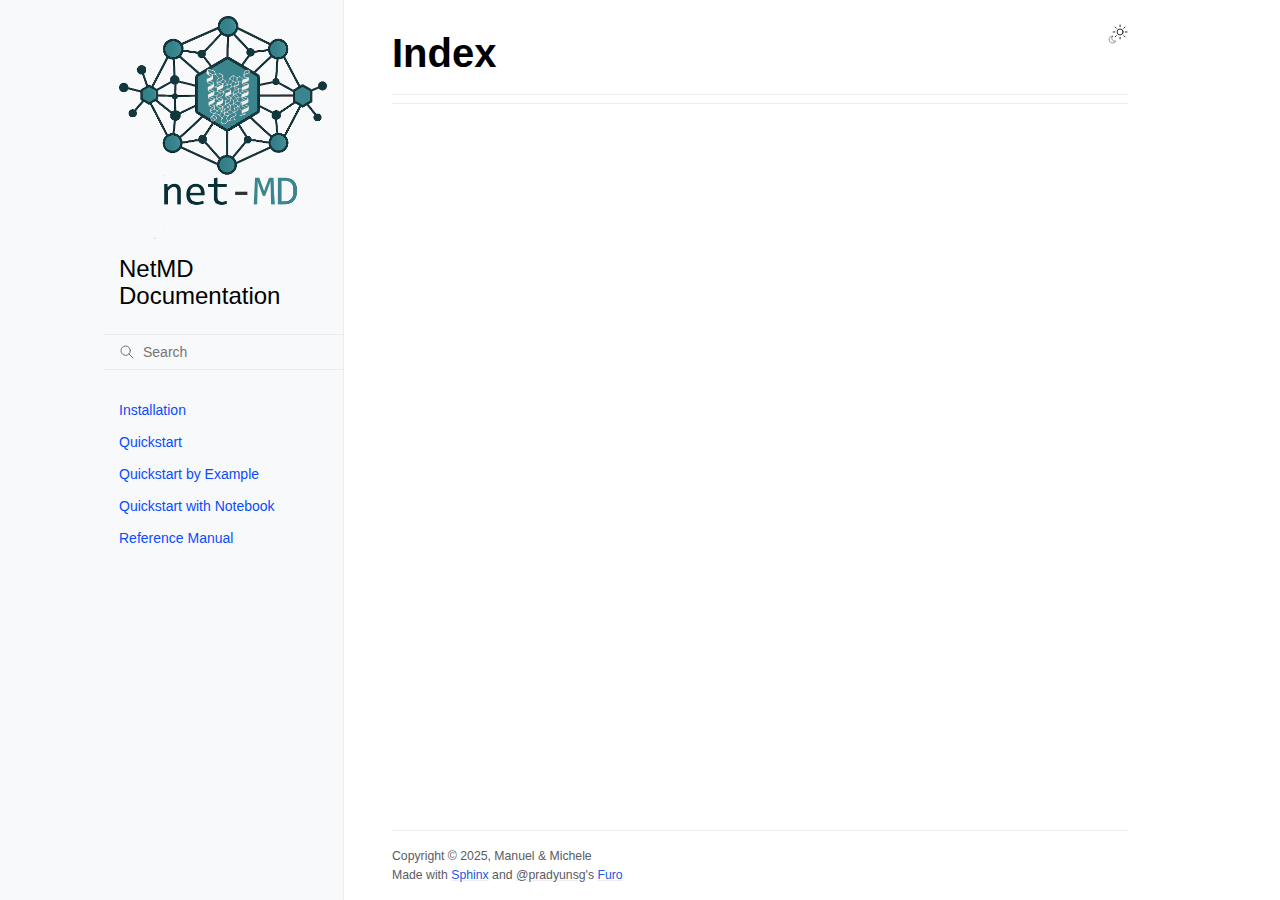
<file: docs/html/genindex.html>
<!doctype html>
<html class="no-js" lang="en" data-content_root="./">
  <head><meta charset="utf-8"/>
    <meta name="viewport" content="width=device-width,initial-scale=1"/>
    <meta name="color-scheme" content="light dark"><link rel="index" title="Index" href="#" /><link rel="search" title="Search" href="search.html" />

    <link rel="shortcut icon" href="_static/favicon.ico"/><!-- Generated with Sphinx 7.3.7 and Furo 2024.08.06 --><title>Index - NetMD Documentation</title>
<link rel="stylesheet" type="text/css" href="_static/pygments.css?v=362ab14a" />
    <link rel="stylesheet" type="text/css" href="_static/styles/furo.css?v=354aac6f" />
    <link rel="stylesheet" type="text/css" href="_static/copybutton.css?v=76b2166b" />
    <link rel="stylesheet" type="text/css" href="_static/tabs.css?v=4c969af8" />
    <link rel="stylesheet" type="text/css" href="_static/custom.css?v=e39fa483" />
    <link rel="stylesheet" type="text/css" href="_static/styles/furo-extensions.css?v=302659d7" />
    
    


<style>
  body {
    --color-code-background: #f8f8f8;
  --color-code-foreground: black;
  
  }
  @media not print {
    body[data-theme="dark"] {
      --color-code-background: #202020;
  --color-code-foreground: #d0d0d0;
  
    }
    @media (prefers-color-scheme: dark) {
      body:not([data-theme="light"]) {
        --color-code-background: #202020;
  --color-code-foreground: #d0d0d0;
  
      }
    }
  }
</style></head>
  <body>
    
    <script>
      document.body.dataset.theme = localStorage.getItem("theme") || "auto";
    </script>
    

<svg xmlns="http://www.w3.org/2000/svg" style="display: none;">
  <symbol id="svg-toc" viewBox="0 0 24 24">
    <title>Contents</title>
    <svg stroke="currentColor" fill="currentColor" stroke-width="0" viewBox="0 0 1024 1024">
      <path d="M408 442h480c4.4 0 8-3.6 8-8v-56c0-4.4-3.6-8-8-8H408c-4.4 0-8 3.6-8 8v56c0 4.4 3.6 8 8 8zm-8 204c0 4.4 3.6 8 8 8h480c4.4 0 8-3.6 8-8v-56c0-4.4-3.6-8-8-8H408c-4.4 0-8 3.6-8 8v56zm504-486H120c-4.4 0-8 3.6-8 8v56c0 4.4 3.6 8 8 8h784c4.4 0 8-3.6 8-8v-56c0-4.4-3.6-8-8-8zm0 632H120c-4.4 0-8 3.6-8 8v56c0 4.4 3.6 8 8 8h784c4.4 0 8-3.6 8-8v-56c0-4.4-3.6-8-8-8zM115.4 518.9L271.7 642c5.8 4.6 14.4.5 14.4-6.9V388.9c0-7.4-8.5-11.5-14.4-6.9L115.4 505.1a8.74 8.74 0 0 0 0 13.8z"/>
    </svg>
  </symbol>
  <symbol id="svg-menu" viewBox="0 0 24 24">
    <title>Menu</title>
    <svg xmlns="http://www.w3.org/2000/svg" viewBox="0 0 24 24" fill="none" stroke="currentColor"
      stroke-width="2" stroke-linecap="round" stroke-linejoin="round" class="feather-menu">
      <line x1="3" y1="12" x2="21" y2="12"></line>
      <line x1="3" y1="6" x2="21" y2="6"></line>
      <line x1="3" y1="18" x2="21" y2="18"></line>
    </svg>
  </symbol>
  <symbol id="svg-arrow-right" viewBox="0 0 24 24">
    <title>Expand</title>
    <svg xmlns="http://www.w3.org/2000/svg" viewBox="0 0 24 24" fill="none" stroke="currentColor"
      stroke-width="2" stroke-linecap="round" stroke-linejoin="round" class="feather-chevron-right">
      <polyline points="9 18 15 12 9 6"></polyline>
    </svg>
  </symbol>
  <symbol id="svg-sun" viewBox="0 0 24 24">
    <title>Light mode</title>
    <svg xmlns="http://www.w3.org/2000/svg" viewBox="0 0 24 24" fill="none" stroke="currentColor"
      stroke-width="1" stroke-linecap="round" stroke-linejoin="round" class="feather-sun">
      <circle cx="12" cy="12" r="5"></circle>
      <line x1="12" y1="1" x2="12" y2="3"></line>
      <line x1="12" y1="21" x2="12" y2="23"></line>
      <line x1="4.22" y1="4.22" x2="5.64" y2="5.64"></line>
      <line x1="18.36" y1="18.36" x2="19.78" y2="19.78"></line>
      <line x1="1" y1="12" x2="3" y2="12"></line>
      <line x1="21" y1="12" x2="23" y2="12"></line>
      <line x1="4.22" y1="19.78" x2="5.64" y2="18.36"></line>
      <line x1="18.36" y1="5.64" x2="19.78" y2="4.22"></line>
    </svg>
  </symbol>
  <symbol id="svg-moon" viewBox="0 0 24 24">
    <title>Dark mode</title>
    <svg xmlns="http://www.w3.org/2000/svg" viewBox="0 0 24 24" fill="none" stroke="currentColor"
      stroke-width="1" stroke-linecap="round" stroke-linejoin="round" class="icon-tabler-moon">
      <path stroke="none" d="M0 0h24v24H0z" fill="none" />
      <path d="M12 3c.132 0 .263 0 .393 0a7.5 7.5 0 0 0 7.92 12.446a9 9 0 1 1 -8.313 -12.454z" />
    </svg>
  </symbol>
  <symbol id="svg-sun-with-moon" viewBox="0 0 24 24">
    <title>Auto light/dark, in light mode</title>
    <svg xmlns="http://www.w3.org/2000/svg" viewBox="0 0 24 24" fill="none" stroke="currentColor"
      stroke-width="1" stroke-linecap="round" stroke-linejoin="round"
      class="icon-custom-derived-from-feather-sun-and-tabler-moon">
      <path style="opacity: 50%" d="M 5.411 14.504 C 5.471 14.504 5.532 14.504 5.591 14.504 C 3.639 16.319 4.383 19.569 6.931 20.352 C 7.693 20.586 8.512 20.551 9.25 20.252 C 8.023 23.207 4.056 23.725 2.11 21.184 C 0.166 18.642 1.702 14.949 4.874 14.536 C 5.051 14.512 5.231 14.5 5.411 14.5 L 5.411 14.504 Z"/>
      <line x1="14.5" y1="3.25" x2="14.5" y2="1.25"/>
      <line x1="14.5" y1="15.85" x2="14.5" y2="17.85"/>
      <line x1="10.044" y1="5.094" x2="8.63" y2="3.68"/>
      <line x1="19" y1="14.05" x2="20.414" y2="15.464"/>
      <line x1="8.2" y1="9.55" x2="6.2" y2="9.55"/>
      <line x1="20.8" y1="9.55" x2="22.8" y2="9.55"/>
      <line x1="10.044" y1="14.006" x2="8.63" y2="15.42"/>
      <line x1="19" y1="5.05" x2="20.414" y2="3.636"/>
      <circle cx="14.5" cy="9.55" r="3.6"/>
    </svg>
  </symbol>
  <symbol id="svg-moon-with-sun" viewBox="0 0 24 24">
    <title>Auto light/dark, in dark mode</title>
    <svg xmlns="http://www.w3.org/2000/svg" viewBox="0 0 24 24" fill="none" stroke="currentColor"
      stroke-width="1" stroke-linecap="round" stroke-linejoin="round"
      class="icon-custom-derived-from-feather-sun-and-tabler-moon">
      <path d="M 8.282 7.007 C 8.385 7.007 8.494 7.007 8.595 7.007 C 5.18 10.184 6.481 15.869 10.942 17.24 C 12.275 17.648 13.706 17.589 15 17.066 C 12.851 22.236 5.91 23.143 2.505 18.696 C -0.897 14.249 1.791 7.786 7.342 7.063 C 7.652 7.021 7.965 7 8.282 7 L 8.282 7.007 Z"/>
      <line style="opacity: 50%" x1="18" y1="3.705" x2="18" y2="2.5"/>
      <line style="opacity: 50%" x1="18" y1="11.295" x2="18" y2="12.5"/>
      <line style="opacity: 50%" x1="15.316" y1="4.816" x2="14.464" y2="3.964"/>
      <line style="opacity: 50%" x1="20.711" y1="10.212" x2="21.563" y2="11.063"/>
      <line style="opacity: 50%" x1="14.205" y1="7.5" x2="13.001" y2="7.5"/>
      <line style="opacity: 50%" x1="21.795" y1="7.5" x2="23" y2="7.5"/>
      <line style="opacity: 50%" x1="15.316" y1="10.184" x2="14.464" y2="11.036"/>
      <line style="opacity: 50%" x1="20.711" y1="4.789" x2="21.563" y2="3.937"/>
      <circle style="opacity: 50%" cx="18" cy="7.5" r="2.169"/>
    </svg>
  </symbol>
  <symbol id="svg-pencil" viewBox="0 0 24 24">
    <svg xmlns="http://www.w3.org/2000/svg" viewBox="0 0 24 24" fill="none" stroke="currentColor"
      stroke-width="1" stroke-linecap="round" stroke-linejoin="round" class="icon-tabler-pencil-code">
      <path d="M4 20h4l10.5 -10.5a2.828 2.828 0 1 0 -4 -4l-10.5 10.5v4" />
      <path d="M13.5 6.5l4 4" />
      <path d="M20 21l2 -2l-2 -2" />
      <path d="M17 17l-2 2l2 2" />
    </svg>
  </symbol>
  <symbol id="svg-eye" viewBox="0 0 24 24">
    <svg xmlns="http://www.w3.org/2000/svg" viewBox="0 0 24 24" fill="none" stroke="currentColor"
      stroke-width="1" stroke-linecap="round" stroke-linejoin="round" class="icon-tabler-eye-code">
      <path stroke="none" d="M0 0h24v24H0z" fill="none" />
      <path d="M10 12a2 2 0 1 0 4 0a2 2 0 0 0 -4 0" />
      <path
        d="M11.11 17.958c-3.209 -.307 -5.91 -2.293 -8.11 -5.958c2.4 -4 5.4 -6 9 -6c3.6 0 6.6 2 9 6c-.21 .352 -.427 .688 -.647 1.008" />
      <path d="M20 21l2 -2l-2 -2" />
      <path d="M17 17l-2 2l2 2" />
    </svg>
  </symbol>
</svg>

<input type="checkbox" class="sidebar-toggle" name="__navigation" id="__navigation">
<input type="checkbox" class="sidebar-toggle" name="__toc" id="__toc">
<label class="overlay sidebar-overlay" for="__navigation">
  <div class="visually-hidden">Hide navigation sidebar</div>
</label>
<label class="overlay toc-overlay" for="__toc">
  <div class="visually-hidden">Hide table of contents sidebar</div>
</label>

<a class="skip-to-content muted-link" href="#furo-main-content">Skip to content</a>



<div class="page">
  <header class="mobile-header">
    <div class="header-left">
      <label class="nav-overlay-icon" for="__navigation">
        <div class="visually-hidden">Toggle site navigation sidebar</div>
        <i class="icon"><svg><use href="#svg-menu"></use></svg></i>
      </label>
    </div>
    <div class="header-center">
      <a href="index.html"><div class="brand">NetMD Documentation</div></a>
    </div>
    <div class="header-right">
      <div class="theme-toggle-container theme-toggle-header">
        <button class="theme-toggle">
          <div class="visually-hidden">Toggle Light / Dark / Auto color theme</div>
          <svg class="theme-icon-when-auto-light"><use href="#svg-sun-with-moon"></use></svg>
          <svg class="theme-icon-when-auto-dark"><use href="#svg-moon-with-sun"></use></svg>
          <svg class="theme-icon-when-dark"><use href="#svg-moon"></use></svg>
          <svg class="theme-icon-when-light"><use href="#svg-sun"></use></svg>
        </button>
      </div>
      <label class="toc-overlay-icon toc-header-icon no-toc" for="__toc">
        <div class="visually-hidden">Toggle table of contents sidebar</div>
        <i class="icon"><svg><use href="#svg-toc"></use></svg></i>
      </label>
    </div>
  </header>
  <aside class="sidebar-drawer">
    <div class="sidebar-container">
      
      <div class="sidebar-sticky"><a class="sidebar-brand" href="index.html">
  
  <div class="sidebar-logo-container">
    <img class="sidebar-logo only-light" src="_static//img/netmd_logo_def.png" alt="Light Logo"/>
    <img class="sidebar-logo only-dark" src="_static//img/netmd_logo_def.png" alt="Dark Logo"/>
  </div>
  
  <span class="sidebar-brand-text">NetMD Documentation</span>
  
</a><form class="sidebar-search-container" method="get" action="search.html" role="search">
  <input class="sidebar-search" placeholder="Search" name="q" aria-label="Search">
  <input type="hidden" name="check_keywords" value="yes">
  <input type="hidden" name="area" value="default">
</form>
<div id="searchbox"></div><div class="sidebar-scroll"><div class="sidebar-tree">
  <ul>
<li class="toctree-l1"><a class="reference internal" href="installation.html">Installation</a></li>
<li class="toctree-l1"><a class="reference internal" href="quickstart.html">Quickstart</a></li>
<li class="toctree-l1"><a class="reference internal" href="quickstart_example.html">Quickstart by Example</a></li>
<li class="toctree-l1"><a class="reference internal" href="quickstart_notebook.html">Quickstart with Notebook</a></li>
<li class="toctree-l1"><a class="reference internal" href="reference_manual.html">Reference Manual</a></li>
</ul>

</div>
</div>

      </div>
      
    </div>
  </aside>
  <div class="main">
    <div class="content">
      <div class="article-container">
        <a href="#" class="back-to-top muted-link">
          <svg xmlns="http://www.w3.org/2000/svg" viewBox="0 0 24 24">
            <path d="M13 20h-2V8l-5.5 5.5-1.42-1.42L12 4.16l7.92 7.92-1.42 1.42L13 8v12z"></path>
          </svg>
          <span>Back to top</span>
        </a>
        <div class="content-icon-container">
          <div class="theme-toggle-container theme-toggle-content">
            <button class="theme-toggle">
              <div class="visually-hidden">Toggle Light / Dark / Auto color theme</div>
              <svg class="theme-icon-when-auto-light"><use href="#svg-sun-with-moon"></use></svg>
              <svg class="theme-icon-when-auto-dark"><use href="#svg-moon-with-sun"></use></svg>
              <svg class="theme-icon-when-dark"><use href="#svg-moon"></use></svg>
              <svg class="theme-icon-when-light"><use href="#svg-sun"></use></svg>
            </button>
          </div>
          <label class="toc-overlay-icon toc-content-icon no-toc" for="__toc">
            <div class="visually-hidden">Toggle table of contents sidebar</div>
            <i class="icon"><svg><use href="#svg-toc"></use></svg></i>
          </label>
        </div>
        <article role="main" id="furo-main-content">
          
<section class="genindex-section">
  <h1 id="index">Index</h1>
  <div class="genindex-jumpbox"></div>
</section>

        </article>
      </div>
      <footer>
        
        <div class="related-pages">
          
          
        </div>
        <div class="bottom-of-page">
          <div class="left-details">
            <div class="copyright">
                Copyright &#169; 2025, Manuel &amp; Michele
            </div>
            Made with <a href="https://www.sphinx-doc.org/">Sphinx</a> and <a class="muted-link" href="https://pradyunsg.me">@pradyunsg</a>'s
            
            <a href="https://github.com/pradyunsg/furo">Furo</a>
            
          </div>
          <div class="right-details">
            
          </div>
        </div>
        
      </footer>
    </div>
    <aside class="toc-drawer no-toc">
      
      
      
    </aside>
  </div>
</div><script src="_static/documentation_options.js?v=8d563738"></script>
    <script src="_static/doctools.js?v=9a2dae69"></script>
    <script src="_static/sphinx_highlight.js?v=dc90522c"></script>
    <script src="_static/scripts/furo.js?v=5fa4622c"></script>
    <script src="_static/clipboard.min.js?v=a7894cd8"></script>
    <script src="_static/copybutton.js?v=f281be69"></script>
    <script src="_static/tabs.js?v=3ee01567"></script>
    </body>
</html>
</file>
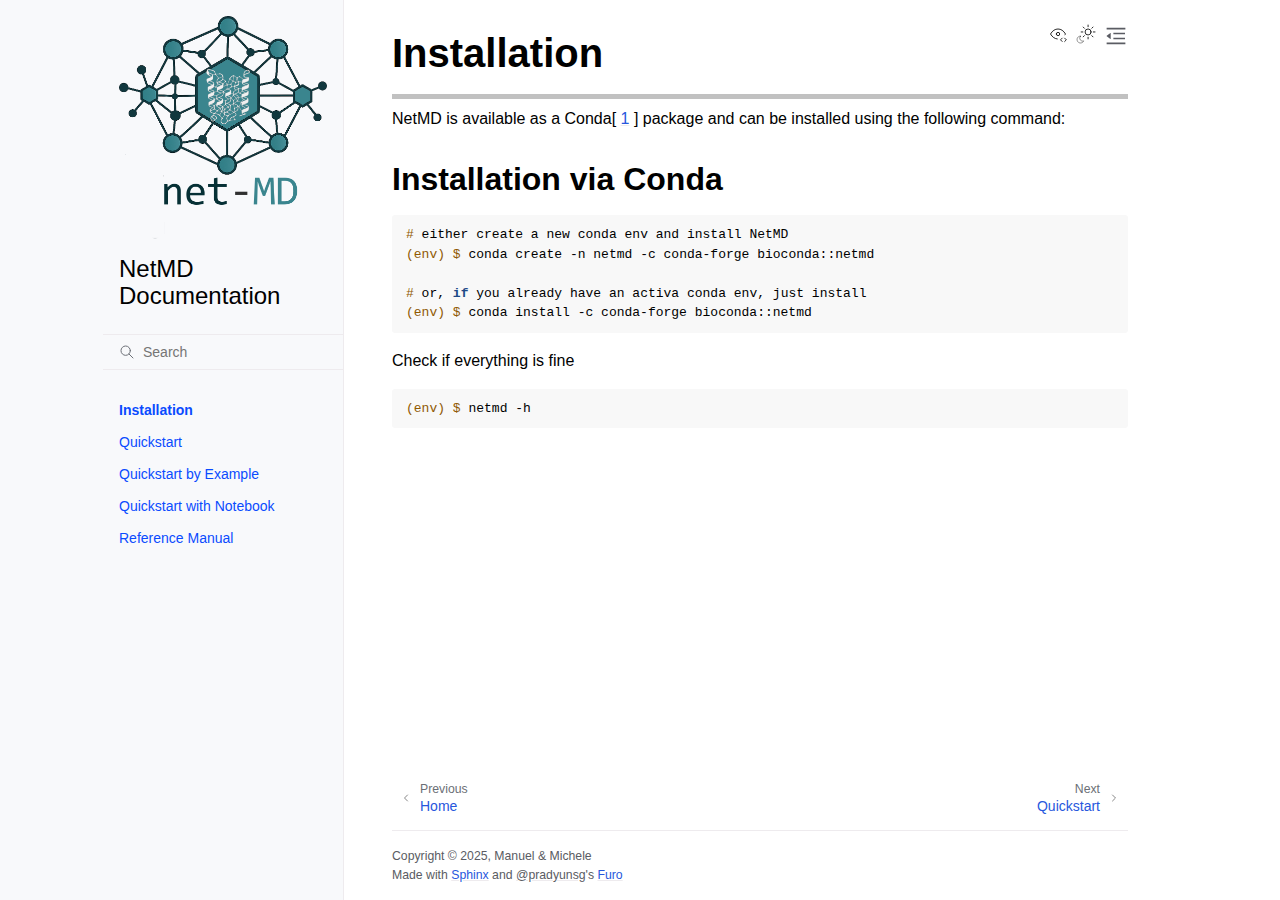
<file: docs/html/installation.html>
<!doctype html>
<html class="no-js" lang="en" data-content_root="./">
  <head><meta charset="utf-8"/>
    <meta name="viewport" content="width=device-width,initial-scale=1"/>
    <meta name="color-scheme" content="light dark"><meta name="generator" content="Docutils 0.18.1: http://docutils.sourceforge.net/" />
<link rel="index" title="Index" href="genindex.html" /><link rel="search" title="Search" href="search.html" /><link rel="next" title="Quickstart" href="quickstart.html" /><link rel="prev" title="Welcome to NetMD’s Documentation!" href="index.html" />

    <link rel="shortcut icon" href="_static/favicon.ico"/><!-- Generated with Sphinx 7.3.7 and Furo 2024.08.06 -->
        <title>Installation - NetMD Documentation</title>
      <link rel="stylesheet" type="text/css" href="_static/pygments.css?v=362ab14a" />
    <link rel="stylesheet" type="text/css" href="_static/styles/furo.css?v=354aac6f" />
    <link rel="stylesheet" type="text/css" href="_static/copybutton.css?v=76b2166b" />
    <link rel="stylesheet" type="text/css" href="_static/tabs.css?v=4c969af8" />
    <link rel="stylesheet" type="text/css" href="_static/custom.css?v=e39fa483" />
    <link rel="stylesheet" type="text/css" href="_static/styles/furo-extensions.css?v=302659d7" />
    
    


<style>
  body {
    --color-code-background: #f8f8f8;
  --color-code-foreground: black;
  
  }
  @media not print {
    body[data-theme="dark"] {
      --color-code-background: #202020;
  --color-code-foreground: #d0d0d0;
  
    }
    @media (prefers-color-scheme: dark) {
      body:not([data-theme="light"]) {
        --color-code-background: #202020;
  --color-code-foreground: #d0d0d0;
  
      }
    }
  }
</style></head>
  <body>
    
    <script>
      document.body.dataset.theme = localStorage.getItem("theme") || "auto";
    </script>
    

<svg xmlns="http://www.w3.org/2000/svg" style="display: none;">
  <symbol id="svg-toc" viewBox="0 0 24 24">
    <title>Contents</title>
    <svg stroke="currentColor" fill="currentColor" stroke-width="0" viewBox="0 0 1024 1024">
      <path d="M408 442h480c4.4 0 8-3.6 8-8v-56c0-4.4-3.6-8-8-8H408c-4.4 0-8 3.6-8 8v56c0 4.4 3.6 8 8 8zm-8 204c0 4.4 3.6 8 8 8h480c4.4 0 8-3.6 8-8v-56c0-4.4-3.6-8-8-8H408c-4.4 0-8 3.6-8 8v56zm504-486H120c-4.4 0-8 3.6-8 8v56c0 4.4 3.6 8 8 8h784c4.4 0 8-3.6 8-8v-56c0-4.4-3.6-8-8-8zm0 632H120c-4.4 0-8 3.6-8 8v56c0 4.4 3.6 8 8 8h784c4.4 0 8-3.6 8-8v-56c0-4.4-3.6-8-8-8zM115.4 518.9L271.7 642c5.8 4.6 14.4.5 14.4-6.9V388.9c0-7.4-8.5-11.5-14.4-6.9L115.4 505.1a8.74 8.74 0 0 0 0 13.8z"/>
    </svg>
  </symbol>
  <symbol id="svg-menu" viewBox="0 0 24 24">
    <title>Menu</title>
    <svg xmlns="http://www.w3.org/2000/svg" viewBox="0 0 24 24" fill="none" stroke="currentColor"
      stroke-width="2" stroke-linecap="round" stroke-linejoin="round" class="feather-menu">
      <line x1="3" y1="12" x2="21" y2="12"></line>
      <line x1="3" y1="6" x2="21" y2="6"></line>
      <line x1="3" y1="18" x2="21" y2="18"></line>
    </svg>
  </symbol>
  <symbol id="svg-arrow-right" viewBox="0 0 24 24">
    <title>Expand</title>
    <svg xmlns="http://www.w3.org/2000/svg" viewBox="0 0 24 24" fill="none" stroke="currentColor"
      stroke-width="2" stroke-linecap="round" stroke-linejoin="round" class="feather-chevron-right">
      <polyline points="9 18 15 12 9 6"></polyline>
    </svg>
  </symbol>
  <symbol id="svg-sun" viewBox="0 0 24 24">
    <title>Light mode</title>
    <svg xmlns="http://www.w3.org/2000/svg" viewBox="0 0 24 24" fill="none" stroke="currentColor"
      stroke-width="1" stroke-linecap="round" stroke-linejoin="round" class="feather-sun">
      <circle cx="12" cy="12" r="5"></circle>
      <line x1="12" y1="1" x2="12" y2="3"></line>
      <line x1="12" y1="21" x2="12" y2="23"></line>
      <line x1="4.22" y1="4.22" x2="5.64" y2="5.64"></line>
      <line x1="18.36" y1="18.36" x2="19.78" y2="19.78"></line>
      <line x1="1" y1="12" x2="3" y2="12"></line>
      <line x1="21" y1="12" x2="23" y2="12"></line>
      <line x1="4.22" y1="19.78" x2="5.64" y2="18.36"></line>
      <line x1="18.36" y1="5.64" x2="19.78" y2="4.22"></line>
    </svg>
  </symbol>
  <symbol id="svg-moon" viewBox="0 0 24 24">
    <title>Dark mode</title>
    <svg xmlns="http://www.w3.org/2000/svg" viewBox="0 0 24 24" fill="none" stroke="currentColor"
      stroke-width="1" stroke-linecap="round" stroke-linejoin="round" class="icon-tabler-moon">
      <path stroke="none" d="M0 0h24v24H0z" fill="none" />
      <path d="M12 3c.132 0 .263 0 .393 0a7.5 7.5 0 0 0 7.92 12.446a9 9 0 1 1 -8.313 -12.454z" />
    </svg>
  </symbol>
  <symbol id="svg-sun-with-moon" viewBox="0 0 24 24">
    <title>Auto light/dark, in light mode</title>
    <svg xmlns="http://www.w3.org/2000/svg" viewBox="0 0 24 24" fill="none" stroke="currentColor"
      stroke-width="1" stroke-linecap="round" stroke-linejoin="round"
      class="icon-custom-derived-from-feather-sun-and-tabler-moon">
      <path style="opacity: 50%" d="M 5.411 14.504 C 5.471 14.504 5.532 14.504 5.591 14.504 C 3.639 16.319 4.383 19.569 6.931 20.352 C 7.693 20.586 8.512 20.551 9.25 20.252 C 8.023 23.207 4.056 23.725 2.11 21.184 C 0.166 18.642 1.702 14.949 4.874 14.536 C 5.051 14.512 5.231 14.5 5.411 14.5 L 5.411 14.504 Z"/>
      <line x1="14.5" y1="3.25" x2="14.5" y2="1.25"/>
      <line x1="14.5" y1="15.85" x2="14.5" y2="17.85"/>
      <line x1="10.044" y1="5.094" x2="8.63" y2="3.68"/>
      <line x1="19" y1="14.05" x2="20.414" y2="15.464"/>
      <line x1="8.2" y1="9.55" x2="6.2" y2="9.55"/>
      <line x1="20.8" y1="9.55" x2="22.8" y2="9.55"/>
      <line x1="10.044" y1="14.006" x2="8.63" y2="15.42"/>
      <line x1="19" y1="5.05" x2="20.414" y2="3.636"/>
      <circle cx="14.5" cy="9.55" r="3.6"/>
    </svg>
  </symbol>
  <symbol id="svg-moon-with-sun" viewBox="0 0 24 24">
    <title>Auto light/dark, in dark mode</title>
    <svg xmlns="http://www.w3.org/2000/svg" viewBox="0 0 24 24" fill="none" stroke="currentColor"
      stroke-width="1" stroke-linecap="round" stroke-linejoin="round"
      class="icon-custom-derived-from-feather-sun-and-tabler-moon">
      <path d="M 8.282 7.007 C 8.385 7.007 8.494 7.007 8.595 7.007 C 5.18 10.184 6.481 15.869 10.942 17.24 C 12.275 17.648 13.706 17.589 15 17.066 C 12.851 22.236 5.91 23.143 2.505 18.696 C -0.897 14.249 1.791 7.786 7.342 7.063 C 7.652 7.021 7.965 7 8.282 7 L 8.282 7.007 Z"/>
      <line style="opacity: 50%" x1="18" y1="3.705" x2="18" y2="2.5"/>
      <line style="opacity: 50%" x1="18" y1="11.295" x2="18" y2="12.5"/>
      <line style="opacity: 50%" x1="15.316" y1="4.816" x2="14.464" y2="3.964"/>
      <line style="opacity: 50%" x1="20.711" y1="10.212" x2="21.563" y2="11.063"/>
      <line style="opacity: 50%" x1="14.205" y1="7.5" x2="13.001" y2="7.5"/>
      <line style="opacity: 50%" x1="21.795" y1="7.5" x2="23" y2="7.5"/>
      <line style="opacity: 50%" x1="15.316" y1="10.184" x2="14.464" y2="11.036"/>
      <line style="opacity: 50%" x1="20.711" y1="4.789" x2="21.563" y2="3.937"/>
      <circle style="opacity: 50%" cx="18" cy="7.5" r="2.169"/>
    </svg>
  </symbol>
  <symbol id="svg-pencil" viewBox="0 0 24 24">
    <svg xmlns="http://www.w3.org/2000/svg" viewBox="0 0 24 24" fill="none" stroke="currentColor"
      stroke-width="1" stroke-linecap="round" stroke-linejoin="round" class="icon-tabler-pencil-code">
      <path d="M4 20h4l10.5 -10.5a2.828 2.828 0 1 0 -4 -4l-10.5 10.5v4" />
      <path d="M13.5 6.5l4 4" />
      <path d="M20 21l2 -2l-2 -2" />
      <path d="M17 17l-2 2l2 2" />
    </svg>
  </symbol>
  <symbol id="svg-eye" viewBox="0 0 24 24">
    <svg xmlns="http://www.w3.org/2000/svg" viewBox="0 0 24 24" fill="none" stroke="currentColor"
      stroke-width="1" stroke-linecap="round" stroke-linejoin="round" class="icon-tabler-eye-code">
      <path stroke="none" d="M0 0h24v24H0z" fill="none" />
      <path d="M10 12a2 2 0 1 0 4 0a2 2 0 0 0 -4 0" />
      <path
        d="M11.11 17.958c-3.209 -.307 -5.91 -2.293 -8.11 -5.958c2.4 -4 5.4 -6 9 -6c3.6 0 6.6 2 9 6c-.21 .352 -.427 .688 -.647 1.008" />
      <path d="M20 21l2 -2l-2 -2" />
      <path d="M17 17l-2 2l2 2" />
    </svg>
  </symbol>
</svg>

<input type="checkbox" class="sidebar-toggle" name="__navigation" id="__navigation">
<input type="checkbox" class="sidebar-toggle" name="__toc" id="__toc">
<label class="overlay sidebar-overlay" for="__navigation">
  <div class="visually-hidden">Hide navigation sidebar</div>
</label>
<label class="overlay toc-overlay" for="__toc">
  <div class="visually-hidden">Hide table of contents sidebar</div>
</label>

<a class="skip-to-content muted-link" href="#furo-main-content">Skip to content</a>



<div class="page">
  <header class="mobile-header">
    <div class="header-left">
      <label class="nav-overlay-icon" for="__navigation">
        <div class="visually-hidden">Toggle site navigation sidebar</div>
        <i class="icon"><svg><use href="#svg-menu"></use></svg></i>
      </label>
    </div>
    <div class="header-center">
      <a href="index.html"><div class="brand">NetMD Documentation</div></a>
    </div>
    <div class="header-right">
      <div class="theme-toggle-container theme-toggle-header">
        <button class="theme-toggle">
          <div class="visually-hidden">Toggle Light / Dark / Auto color theme</div>
          <svg class="theme-icon-when-auto-light"><use href="#svg-sun-with-moon"></use></svg>
          <svg class="theme-icon-when-auto-dark"><use href="#svg-moon-with-sun"></use></svg>
          <svg class="theme-icon-when-dark"><use href="#svg-moon"></use></svg>
          <svg class="theme-icon-when-light"><use href="#svg-sun"></use></svg>
        </button>
      </div>
      <label class="toc-overlay-icon toc-header-icon" for="__toc">
        <div class="visually-hidden">Toggle table of contents sidebar</div>
        <i class="icon"><svg><use href="#svg-toc"></use></svg></i>
      </label>
    </div>
  </header>
  <aside class="sidebar-drawer">
    <div class="sidebar-container">
      
      <div class="sidebar-sticky"><a class="sidebar-brand" href="index.html">
  
  <div class="sidebar-logo-container">
    <img class="sidebar-logo only-light" src="_static//img/netmd_logo_def.png" alt="Light Logo"/>
    <img class="sidebar-logo only-dark" src="_static//img/netmd_logo_def.png" alt="Dark Logo"/>
  </div>
  
  <span class="sidebar-brand-text">NetMD Documentation</span>
  
</a><form class="sidebar-search-container" method="get" action="search.html" role="search">
  <input class="sidebar-search" placeholder="Search" name="q" aria-label="Search">
  <input type="hidden" name="check_keywords" value="yes">
  <input type="hidden" name="area" value="default">
</form>
<div id="searchbox"></div><div class="sidebar-scroll"><div class="sidebar-tree">
  <ul class="current">
<li class="toctree-l1 current current-page"><a class="current reference internal" href="#">Installation</a></li>
<li class="toctree-l1"><a class="reference internal" href="quickstart.html">Quickstart</a></li>
<li class="toctree-l1"><a class="reference internal" href="quickstart_example.html">Quickstart by Example</a></li>
<li class="toctree-l1"><a class="reference internal" href="quickstart_notebook.html">Quickstart with Notebook</a></li>
<li class="toctree-l1"><a class="reference internal" href="reference_manual.html">Reference Manual</a></li>
</ul>

</div>
</div>

      </div>
      
    </div>
  </aside>
  <div class="main">
    <div class="content">
      <div class="article-container">
        <a href="#" class="back-to-top muted-link">
          <svg xmlns="http://www.w3.org/2000/svg" viewBox="0 0 24 24">
            <path d="M13 20h-2V8l-5.5 5.5-1.42-1.42L12 4.16l7.92 7.92-1.42 1.42L13 8v12z"></path>
          </svg>
          <span>Back to top</span>
        </a>
        <div class="content-icon-container">
          <div class="view-this-page">
  <a class="muted-link" href="_sources/installation.rst.txt" title="View this page">
    <svg><use href="#svg-eye"></use></svg>
    <span class="visually-hidden">View this page</span>
  </a>
</div>
<div class="theme-toggle-container theme-toggle-content">
            <button class="theme-toggle">
              <div class="visually-hidden">Toggle Light / Dark / Auto color theme</div>
              <svg class="theme-icon-when-auto-light"><use href="#svg-sun-with-moon"></use></svg>
              <svg class="theme-icon-when-auto-dark"><use href="#svg-moon-with-sun"></use></svg>
              <svg class="theme-icon-when-dark"><use href="#svg-moon"></use></svg>
              <svg class="theme-icon-when-light"><use href="#svg-sun"></use></svg>
            </button>
          </div>
          <label class="toc-overlay-icon toc-content-icon" for="__toc">
            <div class="visually-hidden">Toggle table of contents sidebar</div>
            <i class="icon"><svg><use href="#svg-toc"></use></svg></i>
          </label>
        </div>
        <article role="main" id="furo-main-content">
          <section id="installation">
<h1>Installation<a class="headerlink" href="#installation" title="Link to this heading">¶</a></h1>
<hr class="text-linebreak"><p>NetMD is available as a Conda[ <a href="https://docs.conda.io/projects/conda/en/latest/user-guide/getting-started.html" target="_blank">1</a> ] package and can be installed using the following command:</p>
<section id="installation-via-conda">
<h2>Installation via Conda<a class="headerlink" href="#installation-via-conda" title="Link to this heading">¶</a></h2>
<div class="highlight-console notranslate"><div class="highlight"><pre><span></span><span class="gp"># </span>either<span class="w"> </span>create<span class="w"> </span>a<span class="w"> </span>new<span class="w"> </span>conda<span class="w"> </span>env<span class="w"> </span>and<span class="w"> </span>install<span class="w"> </span>NetMD
<span class="gp gp-VirtualEnv">(env)</span> <span class="gp">$ </span>conda<span class="w"> </span>create<span class="w"> </span>-n<span class="w"> </span>netmd<span class="w"> </span>-c<span class="w"> </span>conda-forge<span class="w"> </span>bioconda::netmd

<span class="gp"># </span>or,<span class="w"> </span><span class="k">if</span><span class="w"> </span>you<span class="w"> </span>already<span class="w"> </span>have<span class="w"> </span>an<span class="w"> </span>activa<span class="w"> </span>conda<span class="w"> </span>env,<span class="w"> </span>just<span class="w"> </span>install
<span class="gp gp-VirtualEnv">(env)</span> <span class="gp">$ </span>conda<span class="w"> </span>install<span class="w"> </span>-c<span class="w"> </span>conda-forge<span class="w"> </span>bioconda::netmd
</pre></div>
</div>
<p>Check if everything is fine</p>
<div class="highlight-console notranslate"><div class="highlight"><pre><span></span><span class="gp gp-VirtualEnv">(env)</span> <span class="gp">$ </span>netmd<span class="w"> </span>-h
</pre></div>
</div>
</section>
</section>

        </article>
      </div>
      <footer>
        
        <div class="related-pages">
          <a class="next-page" href="quickstart.html">
              <div class="page-info">
                <div class="context">
                  <span>Next</span>
                </div>
                <div class="title">Quickstart</div>
              </div>
              <svg class="furo-related-icon"><use href="#svg-arrow-right"></use></svg>
            </a>
          <a class="prev-page" href="index.html">
              <svg class="furo-related-icon"><use href="#svg-arrow-right"></use></svg>
              <div class="page-info">
                <div class="context">
                  <span>Previous</span>
                </div>
                
                <div class="title">Home</div>
                
              </div>
            </a>
        </div>
        <div class="bottom-of-page">
          <div class="left-details">
            <div class="copyright">
                Copyright &#169; 2025, Manuel &amp; Michele
            </div>
            Made with <a href="https://www.sphinx-doc.org/">Sphinx</a> and <a class="muted-link" href="https://pradyunsg.me">@pradyunsg</a>'s
            
            <a href="https://github.com/pradyunsg/furo">Furo</a>
            
          </div>
          <div class="right-details">
            
          </div>
        </div>
        
      </footer>
    </div>
    <aside class="toc-drawer">
      
      
      <div class="toc-sticky toc-scroll">
        <div class="toc-title-container">
          <span class="toc-title">
            On this page
          </span>
        </div>
        <div class="toc-tree-container">
          <div class="toc-tree">
            <ul>
<li><a class="reference internal" href="#">Installation</a><ul>
<li><a class="reference internal" href="#installation-via-conda">Installation via Conda</a></li>
</ul>
</li>
</ul>

          </div>
        </div>
      </div>
      
      
    </aside>
  </div>
</div><script src="_static/documentation_options.js?v=8d563738"></script>
    <script src="_static/doctools.js?v=9a2dae69"></script>
    <script src="_static/sphinx_highlight.js?v=dc90522c"></script>
    <script src="_static/scripts/furo.js?v=5fa4622c"></script>
    <script src="_static/clipboard.min.js?v=a7894cd8"></script>
    <script src="_static/copybutton.js?v=f281be69"></script>
    <script src="_static/tabs.js?v=3ee01567"></script>
    </body>
</html>
</file>
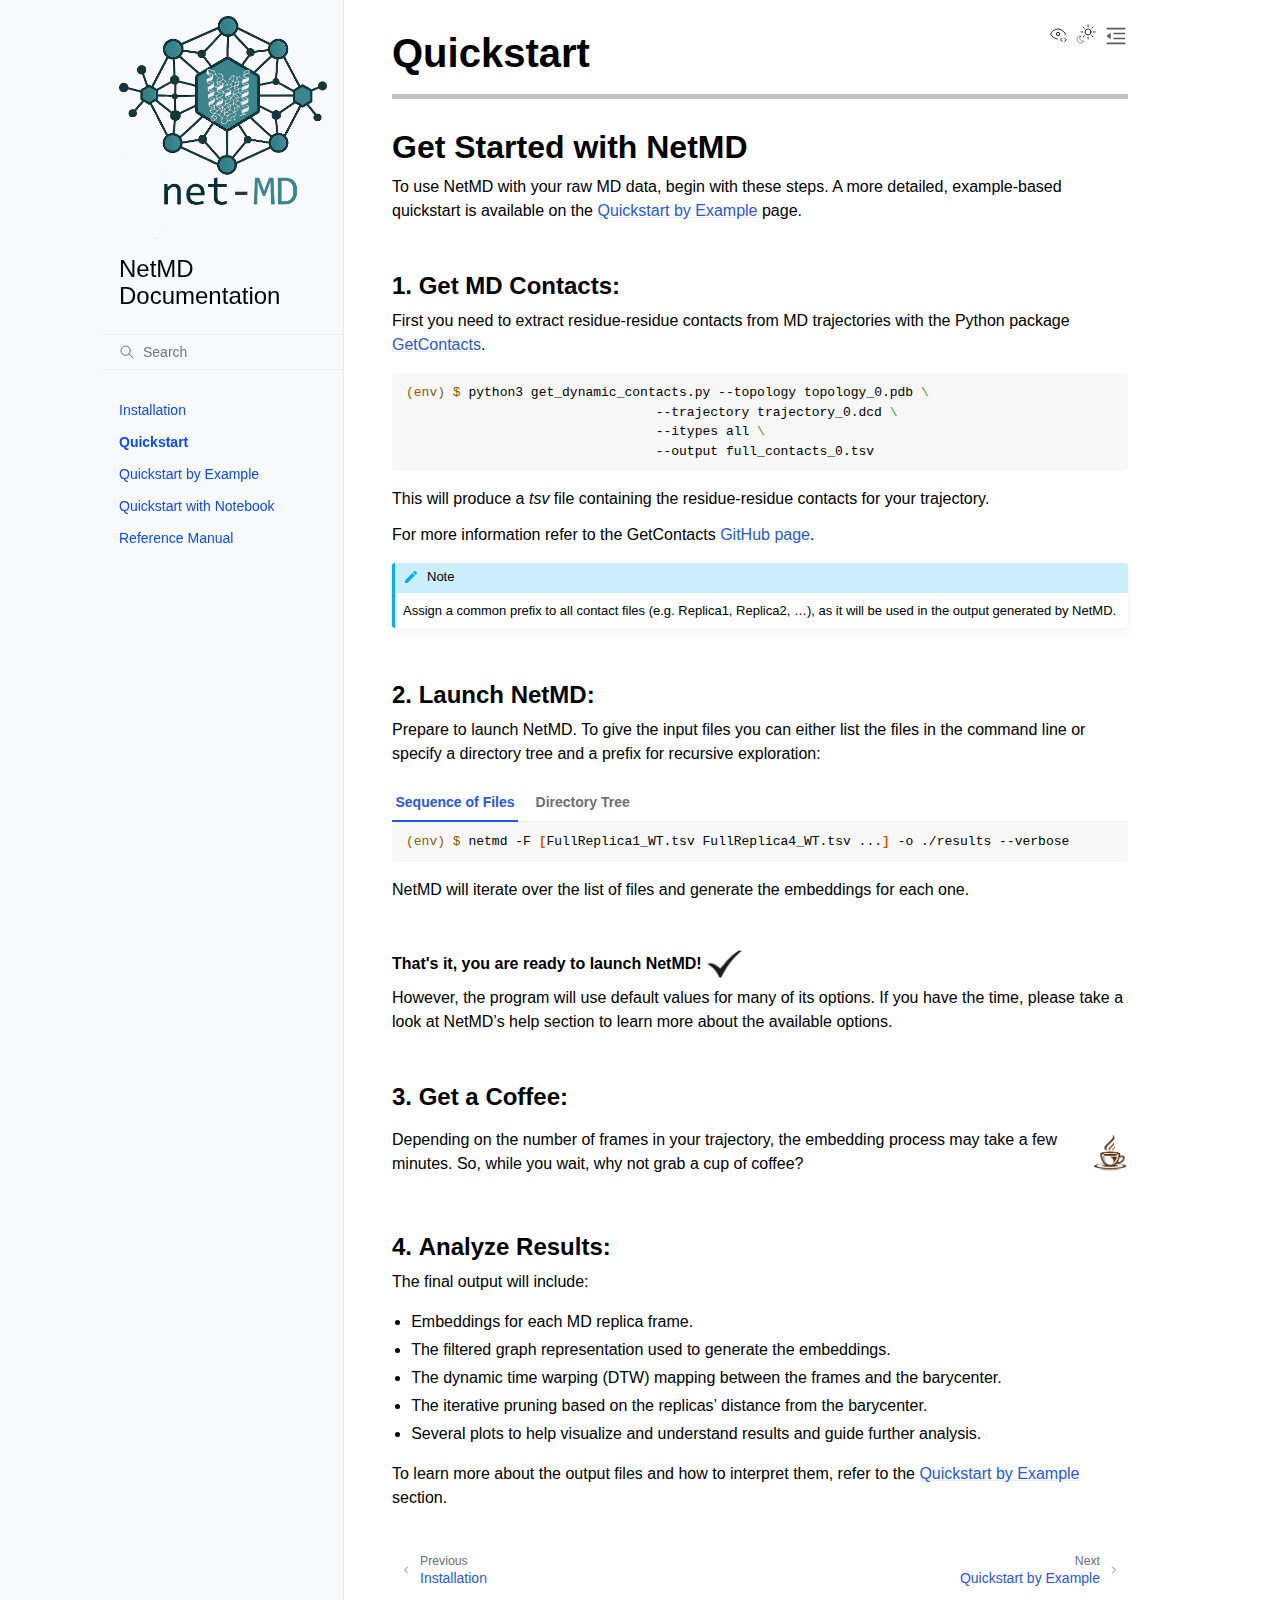
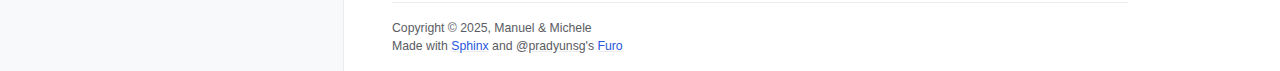
<file: docs/html/quickstart.html>
<!doctype html>
<html class="no-js" lang="en" data-content_root="./">
  <head><meta charset="utf-8"/>
    <meta name="viewport" content="width=device-width,initial-scale=1"/>
    <meta name="color-scheme" content="light dark"><meta name="generator" content="Docutils 0.18.1: http://docutils.sourceforge.net/" />
<link rel="index" title="Index" href="genindex.html" /><link rel="search" title="Search" href="search.html" /><link rel="next" title="Quickstart by Example" href="quickstart_example.html" /><link rel="prev" title="Installation" href="installation.html" />

    <link rel="shortcut icon" href="_static/favicon.ico"/><!-- Generated with Sphinx 7.3.7 and Furo 2024.08.06 -->
        <title>Quickstart - NetMD Documentation</title>
      <link rel="stylesheet" type="text/css" href="_static/pygments.css?v=362ab14a" />
    <link rel="stylesheet" type="text/css" href="_static/styles/furo.css?v=354aac6f" />
    <link rel="stylesheet" type="text/css" href="_static/copybutton.css?v=76b2166b" />
    <link rel="stylesheet" type="text/css" href="_static/tabs.css?v=4c969af8" />
    <link rel="stylesheet" type="text/css" href="_static/custom.css?v=e39fa483" />
    <link rel="stylesheet" type="text/css" href="_static/styles/furo-extensions.css?v=302659d7" />
    
    


<style>
  body {
    --color-code-background: #f8f8f8;
  --color-code-foreground: black;
  
  }
  @media not print {
    body[data-theme="dark"] {
      --color-code-background: #202020;
  --color-code-foreground: #d0d0d0;
  
    }
    @media (prefers-color-scheme: dark) {
      body:not([data-theme="light"]) {
        --color-code-background: #202020;
  --color-code-foreground: #d0d0d0;
  
      }
    }
  }
</style></head>
  <body>
    
    <script>
      document.body.dataset.theme = localStorage.getItem("theme") || "auto";
    </script>
    

<svg xmlns="http://www.w3.org/2000/svg" style="display: none;">
  <symbol id="svg-toc" viewBox="0 0 24 24">
    <title>Contents</title>
    <svg stroke="currentColor" fill="currentColor" stroke-width="0" viewBox="0 0 1024 1024">
      <path d="M408 442h480c4.4 0 8-3.6 8-8v-56c0-4.4-3.6-8-8-8H408c-4.4 0-8 3.6-8 8v56c0 4.4 3.6 8 8 8zm-8 204c0 4.4 3.6 8 8 8h480c4.4 0 8-3.6 8-8v-56c0-4.4-3.6-8-8-8H408c-4.4 0-8 3.6-8 8v56zm504-486H120c-4.4 0-8 3.6-8 8v56c0 4.4 3.6 8 8 8h784c4.4 0 8-3.6 8-8v-56c0-4.4-3.6-8-8-8zm0 632H120c-4.4 0-8 3.6-8 8v56c0 4.4 3.6 8 8 8h784c4.4 0 8-3.6 8-8v-56c0-4.4-3.6-8-8-8zM115.4 518.9L271.7 642c5.8 4.6 14.4.5 14.4-6.9V388.9c0-7.4-8.5-11.5-14.4-6.9L115.4 505.1a8.74 8.74 0 0 0 0 13.8z"/>
    </svg>
  </symbol>
  <symbol id="svg-menu" viewBox="0 0 24 24">
    <title>Menu</title>
    <svg xmlns="http://www.w3.org/2000/svg" viewBox="0 0 24 24" fill="none" stroke="currentColor"
      stroke-width="2" stroke-linecap="round" stroke-linejoin="round" class="feather-menu">
      <line x1="3" y1="12" x2="21" y2="12"></line>
      <line x1="3" y1="6" x2="21" y2="6"></line>
      <line x1="3" y1="18" x2="21" y2="18"></line>
    </svg>
  </symbol>
  <symbol id="svg-arrow-right" viewBox="0 0 24 24">
    <title>Expand</title>
    <svg xmlns="http://www.w3.org/2000/svg" viewBox="0 0 24 24" fill="none" stroke="currentColor"
      stroke-width="2" stroke-linecap="round" stroke-linejoin="round" class="feather-chevron-right">
      <polyline points="9 18 15 12 9 6"></polyline>
    </svg>
  </symbol>
  <symbol id="svg-sun" viewBox="0 0 24 24">
    <title>Light mode</title>
    <svg xmlns="http://www.w3.org/2000/svg" viewBox="0 0 24 24" fill="none" stroke="currentColor"
      stroke-width="1" stroke-linecap="round" stroke-linejoin="round" class="feather-sun">
      <circle cx="12" cy="12" r="5"></circle>
      <line x1="12" y1="1" x2="12" y2="3"></line>
      <line x1="12" y1="21" x2="12" y2="23"></line>
      <line x1="4.22" y1="4.22" x2="5.64" y2="5.64"></line>
      <line x1="18.36" y1="18.36" x2="19.78" y2="19.78"></line>
      <line x1="1" y1="12" x2="3" y2="12"></line>
      <line x1="21" y1="12" x2="23" y2="12"></line>
      <line x1="4.22" y1="19.78" x2="5.64" y2="18.36"></line>
      <line x1="18.36" y1="5.64" x2="19.78" y2="4.22"></line>
    </svg>
  </symbol>
  <symbol id="svg-moon" viewBox="0 0 24 24">
    <title>Dark mode</title>
    <svg xmlns="http://www.w3.org/2000/svg" viewBox="0 0 24 24" fill="none" stroke="currentColor"
      stroke-width="1" stroke-linecap="round" stroke-linejoin="round" class="icon-tabler-moon">
      <path stroke="none" d="M0 0h24v24H0z" fill="none" />
      <path d="M12 3c.132 0 .263 0 .393 0a7.5 7.5 0 0 0 7.92 12.446a9 9 0 1 1 -8.313 -12.454z" />
    </svg>
  </symbol>
  <symbol id="svg-sun-with-moon" viewBox="0 0 24 24">
    <title>Auto light/dark, in light mode</title>
    <svg xmlns="http://www.w3.org/2000/svg" viewBox="0 0 24 24" fill="none" stroke="currentColor"
      stroke-width="1" stroke-linecap="round" stroke-linejoin="round"
      class="icon-custom-derived-from-feather-sun-and-tabler-moon">
      <path style="opacity: 50%" d="M 5.411 14.504 C 5.471 14.504 5.532 14.504 5.591 14.504 C 3.639 16.319 4.383 19.569 6.931 20.352 C 7.693 20.586 8.512 20.551 9.25 20.252 C 8.023 23.207 4.056 23.725 2.11 21.184 C 0.166 18.642 1.702 14.949 4.874 14.536 C 5.051 14.512 5.231 14.5 5.411 14.5 L 5.411 14.504 Z"/>
      <line x1="14.5" y1="3.25" x2="14.5" y2="1.25"/>
      <line x1="14.5" y1="15.85" x2="14.5" y2="17.85"/>
      <line x1="10.044" y1="5.094" x2="8.63" y2="3.68"/>
      <line x1="19" y1="14.05" x2="20.414" y2="15.464"/>
      <line x1="8.2" y1="9.55" x2="6.2" y2="9.55"/>
      <line x1="20.8" y1="9.55" x2="22.8" y2="9.55"/>
      <line x1="10.044" y1="14.006" x2="8.63" y2="15.42"/>
      <line x1="19" y1="5.05" x2="20.414" y2="3.636"/>
      <circle cx="14.5" cy="9.55" r="3.6"/>
    </svg>
  </symbol>
  <symbol id="svg-moon-with-sun" viewBox="0 0 24 24">
    <title>Auto light/dark, in dark mode</title>
    <svg xmlns="http://www.w3.org/2000/svg" viewBox="0 0 24 24" fill="none" stroke="currentColor"
      stroke-width="1" stroke-linecap="round" stroke-linejoin="round"
      class="icon-custom-derived-from-feather-sun-and-tabler-moon">
      <path d="M 8.282 7.007 C 8.385 7.007 8.494 7.007 8.595 7.007 C 5.18 10.184 6.481 15.869 10.942 17.24 C 12.275 17.648 13.706 17.589 15 17.066 C 12.851 22.236 5.91 23.143 2.505 18.696 C -0.897 14.249 1.791 7.786 7.342 7.063 C 7.652 7.021 7.965 7 8.282 7 L 8.282 7.007 Z"/>
      <line style="opacity: 50%" x1="18" y1="3.705" x2="18" y2="2.5"/>
      <line style="opacity: 50%" x1="18" y1="11.295" x2="18" y2="12.5"/>
      <line style="opacity: 50%" x1="15.316" y1="4.816" x2="14.464" y2="3.964"/>
      <line style="opacity: 50%" x1="20.711" y1="10.212" x2="21.563" y2="11.063"/>
      <line style="opacity: 50%" x1="14.205" y1="7.5" x2="13.001" y2="7.5"/>
      <line style="opacity: 50%" x1="21.795" y1="7.5" x2="23" y2="7.5"/>
      <line style="opacity: 50%" x1="15.316" y1="10.184" x2="14.464" y2="11.036"/>
      <line style="opacity: 50%" x1="20.711" y1="4.789" x2="21.563" y2="3.937"/>
      <circle style="opacity: 50%" cx="18" cy="7.5" r="2.169"/>
    </svg>
  </symbol>
  <symbol id="svg-pencil" viewBox="0 0 24 24">
    <svg xmlns="http://www.w3.org/2000/svg" viewBox="0 0 24 24" fill="none" stroke="currentColor"
      stroke-width="1" stroke-linecap="round" stroke-linejoin="round" class="icon-tabler-pencil-code">
      <path d="M4 20h4l10.5 -10.5a2.828 2.828 0 1 0 -4 -4l-10.5 10.5v4" />
      <path d="M13.5 6.5l4 4" />
      <path d="M20 21l2 -2l-2 -2" />
      <path d="M17 17l-2 2l2 2" />
    </svg>
  </symbol>
  <symbol id="svg-eye" viewBox="0 0 24 24">
    <svg xmlns="http://www.w3.org/2000/svg" viewBox="0 0 24 24" fill="none" stroke="currentColor"
      stroke-width="1" stroke-linecap="round" stroke-linejoin="round" class="icon-tabler-eye-code">
      <path stroke="none" d="M0 0h24v24H0z" fill="none" />
      <path d="M10 12a2 2 0 1 0 4 0a2 2 0 0 0 -4 0" />
      <path
        d="M11.11 17.958c-3.209 -.307 -5.91 -2.293 -8.11 -5.958c2.4 -4 5.4 -6 9 -6c3.6 0 6.6 2 9 6c-.21 .352 -.427 .688 -.647 1.008" />
      <path d="M20 21l2 -2l-2 -2" />
      <path d="M17 17l-2 2l2 2" />
    </svg>
  </symbol>
</svg>

<input type="checkbox" class="sidebar-toggle" name="__navigation" id="__navigation">
<input type="checkbox" class="sidebar-toggle" name="__toc" id="__toc">
<label class="overlay sidebar-overlay" for="__navigation">
  <div class="visually-hidden">Hide navigation sidebar</div>
</label>
<label class="overlay toc-overlay" for="__toc">
  <div class="visually-hidden">Hide table of contents sidebar</div>
</label>

<a class="skip-to-content muted-link" href="#furo-main-content">Skip to content</a>



<div class="page">
  <header class="mobile-header">
    <div class="header-left">
      <label class="nav-overlay-icon" for="__navigation">
        <div class="visually-hidden">Toggle site navigation sidebar</div>
        <i class="icon"><svg><use href="#svg-menu"></use></svg></i>
      </label>
    </div>
    <div class="header-center">
      <a href="index.html"><div class="brand">NetMD Documentation</div></a>
    </div>
    <div class="header-right">
      <div class="theme-toggle-container theme-toggle-header">
        <button class="theme-toggle">
          <div class="visually-hidden">Toggle Light / Dark / Auto color theme</div>
          <svg class="theme-icon-when-auto-light"><use href="#svg-sun-with-moon"></use></svg>
          <svg class="theme-icon-when-auto-dark"><use href="#svg-moon-with-sun"></use></svg>
          <svg class="theme-icon-when-dark"><use href="#svg-moon"></use></svg>
          <svg class="theme-icon-when-light"><use href="#svg-sun"></use></svg>
        </button>
      </div>
      <label class="toc-overlay-icon toc-header-icon" for="__toc">
        <div class="visually-hidden">Toggle table of contents sidebar</div>
        <i class="icon"><svg><use href="#svg-toc"></use></svg></i>
      </label>
    </div>
  </header>
  <aside class="sidebar-drawer">
    <div class="sidebar-container">
      
      <div class="sidebar-sticky"><a class="sidebar-brand" href="index.html">
  
  <div class="sidebar-logo-container">
    <img class="sidebar-logo only-light" src="_static//img/netmd_logo_def.png" alt="Light Logo"/>
    <img class="sidebar-logo only-dark" src="_static//img/netmd_logo_def.png" alt="Dark Logo"/>
  </div>
  
  <span class="sidebar-brand-text">NetMD Documentation</span>
  
</a><form class="sidebar-search-container" method="get" action="search.html" role="search">
  <input class="sidebar-search" placeholder="Search" name="q" aria-label="Search">
  <input type="hidden" name="check_keywords" value="yes">
  <input type="hidden" name="area" value="default">
</form>
<div id="searchbox"></div><div class="sidebar-scroll"><div class="sidebar-tree">
  <ul class="current">
<li class="toctree-l1"><a class="reference internal" href="installation.html">Installation</a></li>
<li class="toctree-l1 current current-page"><a class="current reference internal" href="#">Quickstart</a></li>
<li class="toctree-l1"><a class="reference internal" href="quickstart_example.html">Quickstart by Example</a></li>
<li class="toctree-l1"><a class="reference internal" href="quickstart_notebook.html">Quickstart with Notebook</a></li>
<li class="toctree-l1"><a class="reference internal" href="reference_manual.html">Reference Manual</a></li>
</ul>

</div>
</div>

      </div>
      
    </div>
  </aside>
  <div class="main">
    <div class="content">
      <div class="article-container">
        <a href="#" class="back-to-top muted-link">
          <svg xmlns="http://www.w3.org/2000/svg" viewBox="0 0 24 24">
            <path d="M13 20h-2V8l-5.5 5.5-1.42-1.42L12 4.16l7.92 7.92-1.42 1.42L13 8v12z"></path>
          </svg>
          <span>Back to top</span>
        </a>
        <div class="content-icon-container">
          <div class="view-this-page">
  <a class="muted-link" href="_sources/quickstart.rst.txt" title="View this page">
    <svg><use href="#svg-eye"></use></svg>
    <span class="visually-hidden">View this page</span>
  </a>
</div>
<div class="theme-toggle-container theme-toggle-content">
            <button class="theme-toggle">
              <div class="visually-hidden">Toggle Light / Dark / Auto color theme</div>
              <svg class="theme-icon-when-auto-light"><use href="#svg-sun-with-moon"></use></svg>
              <svg class="theme-icon-when-auto-dark"><use href="#svg-moon-with-sun"></use></svg>
              <svg class="theme-icon-when-dark"><use href="#svg-moon"></use></svg>
              <svg class="theme-icon-when-light"><use href="#svg-sun"></use></svg>
            </button>
          </div>
          <label class="toc-overlay-icon toc-content-icon" for="__toc">
            <div class="visually-hidden">Toggle table of contents sidebar</div>
            <i class="icon"><svg><use href="#svg-toc"></use></svg></i>
          </label>
        </div>
        <article role="main" id="furo-main-content">
          <section id="quickstart">
<h1>Quickstart<a class="headerlink" href="#quickstart" title="Link to this heading">¶</a></h1>
<hr class="text-linebreak"><section id="get-started-with-netmd">
<h2>Get Started with NetMD<a class="headerlink" href="#get-started-with-netmd" title="Link to this heading">¶</a></h2>
<p>To use NetMD with your raw MD data, begin with these steps. A more detailed, example-based quickstart is available on the <a class="reference internal" href="quickstart_example.html#quickstart-example"><span class="std std-ref">Quickstart by Example</span></a> page.</p>
<div class="line-block">
<div class="line"><br /></div>
</div>
<section id="get-md-contacts">
<h3>1.  <strong>Get MD Contacts</strong>:<a class="headerlink" href="#get-md-contacts" title="Link to this heading">¶</a></h3>
<p>First you need to extract residue-residue contacts from MD trajectories with the Python package <a href="https://getcontacts.github.io" target="_blank">GetContacts</a>.</p>
<div class="highlight-console notranslate"><div class="highlight"><pre><span></span><span class="gp gp-VirtualEnv">(env)</span> <span class="gp">$ </span>python3<span class="w"> </span>get_dynamic_contacts.py<span class="w"> </span>--topology<span class="w"> </span>topology_0.pdb<span class="w"> </span><span class="se">\</span>
<span class="w">                                </span>--trajectory<span class="w"> </span>trajectory_0.dcd<span class="w"> </span><span class="se">\</span>
<span class="w">                                </span>--itypes<span class="w"> </span>all<span class="w"> </span><span class="se">\</span>
<span class="w">                                </span>--output<span class="w"> </span>full_contacts_0.tsv
</pre></div>
</div>
<p>This will produce a <em>tsv</em> file containing the residue-residue contacts for your trajectory.</p>
<p>For more information refer to the GetContacts <a href="https://github.com/getcontacts/getcontacts" target="_blank">GitHub page</a>.</p>
<div class="admonition note">
<p class="admonition-title">Note</p>
<p>Assign a common prefix to all contact files (e.g. Replica1, Replica2, …), as it will be used in the output generated by NetMD.</p>
</div>
<div class="line-block">
<div class="line"><br /></div>
</div>
</section>
<section id="launch-netmd">
<h3>2.  <strong>Launch NetMD</strong>:<a class="headerlink" href="#launch-netmd" title="Link to this heading">¶</a></h3>
<p>Prepare to launch NetMD. To give the input files you can either list the files in the command line or specify a directory tree and a prefix for recursive exploration:</p>
<div class="tab-set docutils container">
<input checked="True" class="tab-input" id="tab-set--0-input--1" name="tab-set--0" type="radio"><label class="tab-label" for="tab-set--0-input--1">Sequence of Files</label><div class="tab-content docutils container">
<div class="highlight-console notranslate"><div class="highlight"><pre><span></span><span class="gp gp-VirtualEnv">(env)</span> <span class="gp">$ </span>netmd<span class="w"> </span>-F<span class="w"> </span><span class="o">[</span>FullReplica1_WT.tsv<span class="w"> </span>FullReplica4_WT.tsv<span class="w"> </span>...<span class="o">]</span><span class="w"> </span>-o<span class="w"> </span>./results<span class="w"> </span>--verbose
</pre></div>
</div>
<p>NetMD will iterate over the list of files and generate the embeddings for each one.</p>
</div>
<input class="tab-input" id="tab-set--0-input--2" name="tab-set--0" type="radio"><label class="tab-label" for="tab-set--0-input--2">Directory Tree</label><div class="tab-content docutils container">
<div class="highlight-console notranslate"><div class="highlight"><pre><span></span><span class="gp gp-VirtualEnv">(env)</span> <span class="gp">$ </span>netmd<span class="w"> </span>-I<span class="w"> </span>example_dir<span class="w"> </span>FullReplica<span class="w"> </span>--verbose
</pre></div>
</div>
<p>NetMD will recursivly explore the directory tree starting from <cite>example_dir</cite> and generate the embeddings for each file with the prefix <cite>FullReplica</cite>.</p>
<div class="admonition note">
<p class="admonition-title">Note</p>
<p>The <cite>-I</cite> option will only work if the input files are in the same directory tree. If you have files in different directories, you can list them with the <cite>-F</cite> option.</p>
</div>
</div>
</div>
<div class="line-block">
<div class="line"><br /></div>
</div>
<span style="display: inline-flex; align-items: center; gap: 5px;">
  <strong>That's it, you are ready to launch NetMD!</strong>
  <img src="_static/img/white_check.png" alt="check" class="only-dark" style="width: 35px; height: auto;">
  <img src="_static/img/black_check.png" alt="check" class="only-light" style="width: 35px; height: auto;">
</span><p>However, the program will use default values for many of its options. If you have the time, please take a look at NetMD’s help section to learn more about the available options.</p>
<div class="line-block">
<div class="line"><br /></div>
</div>
</section>
<section id="get-a-coffee">
<h3>3. <strong>Get a Coffee</strong>:<a class="headerlink" href="#get-a-coffee" title="Link to this heading">¶</a></h3>
<span style="display: inline-flex; align-items: center; gap: 5px;">
  <p>Depending on the number of frames in your trajectory, the embedding process may take a few minutes. So, while you wait, why not grab a cup of coffee?</p>
  <img src="_static/img/coffe_icon.png" alt="check" style="width: 35px; height: auto;">
</span><div class="line-block">
<div class="line"><br /></div>
</div>
</section>
<section id="analyze-results">
<h3>4. <strong>Analyze Results</strong>:<a class="headerlink" href="#analyze-results" title="Link to this heading">¶</a></h3>
<p>The final output will include:</p>
<ul class="simple">
<li><p>Embeddings for each MD replica frame.</p></li>
<li><p>The filtered graph representation used to generate the embeddings.</p></li>
<li><p>The dynamic time warping (DTW) mapping between the frames and the barycenter.</p></li>
<li><p>The iterative pruning based on the replicas’ distance from the barycenter.</p></li>
<li><p>Several plots to help visualize and understand results and guide further analysis.</p></li>
</ul>
<p>To learn more about the output files and how to interpret them, refer to the <a class="reference internal" href="quickstart_example.html#quickstart-example"><span class="std std-ref">Quickstart by Example</span></a> section.</p>
</section>
</section>
</section>

        </article>
      </div>
      <footer>
        
        <div class="related-pages">
          <a class="next-page" href="quickstart_example.html">
              <div class="page-info">
                <div class="context">
                  <span>Next</span>
                </div>
                <div class="title">Quickstart by Example</div>
              </div>
              <svg class="furo-related-icon"><use href="#svg-arrow-right"></use></svg>
            </a>
          <a class="prev-page" href="installation.html">
              <svg class="furo-related-icon"><use href="#svg-arrow-right"></use></svg>
              <div class="page-info">
                <div class="context">
                  <span>Previous</span>
                </div>
                
                <div class="title">Installation</div>
                
              </div>
            </a>
        </div>
        <div class="bottom-of-page">
          <div class="left-details">
            <div class="copyright">
                Copyright &#169; 2025, Manuel &amp; Michele
            </div>
            Made with <a href="https://www.sphinx-doc.org/">Sphinx</a> and <a class="muted-link" href="https://pradyunsg.me">@pradyunsg</a>'s
            
            <a href="https://github.com/pradyunsg/furo">Furo</a>
            
          </div>
          <div class="right-details">
            
          </div>
        </div>
        
      </footer>
    </div>
    <aside class="toc-drawer">
      
      
      <div class="toc-sticky toc-scroll">
        <div class="toc-title-container">
          <span class="toc-title">
            On this page
          </span>
        </div>
        <div class="toc-tree-container">
          <div class="toc-tree">
            <ul>
<li><a class="reference internal" href="#">Quickstart</a><ul>
<li><a class="reference internal" href="#get-started-with-netmd">Get Started with NetMD</a><ul>
<li><a class="reference internal" href="#get-md-contacts">1.  <strong>Get MD Contacts</strong>:</a></li>
<li><a class="reference internal" href="#launch-netmd">2.  <strong>Launch NetMD</strong>:</a></li>
<li><a class="reference internal" href="#get-a-coffee">3. <strong>Get a Coffee</strong>:</a></li>
<li><a class="reference internal" href="#analyze-results">4. <strong>Analyze Results</strong>:</a></li>
</ul>
</li>
</ul>
</li>
</ul>

          </div>
        </div>
      </div>
      
      
    </aside>
  </div>
</div><script src="_static/documentation_options.js?v=8d563738"></script>
    <script src="_static/doctools.js?v=9a2dae69"></script>
    <script src="_static/sphinx_highlight.js?v=dc90522c"></script>
    <script src="_static/scripts/furo.js?v=5fa4622c"></script>
    <script src="_static/clipboard.min.js?v=a7894cd8"></script>
    <script src="_static/copybutton.js?v=f281be69"></script>
    <script src="_static/tabs.js?v=3ee01567"></script>
    </body>
</html>
</file>
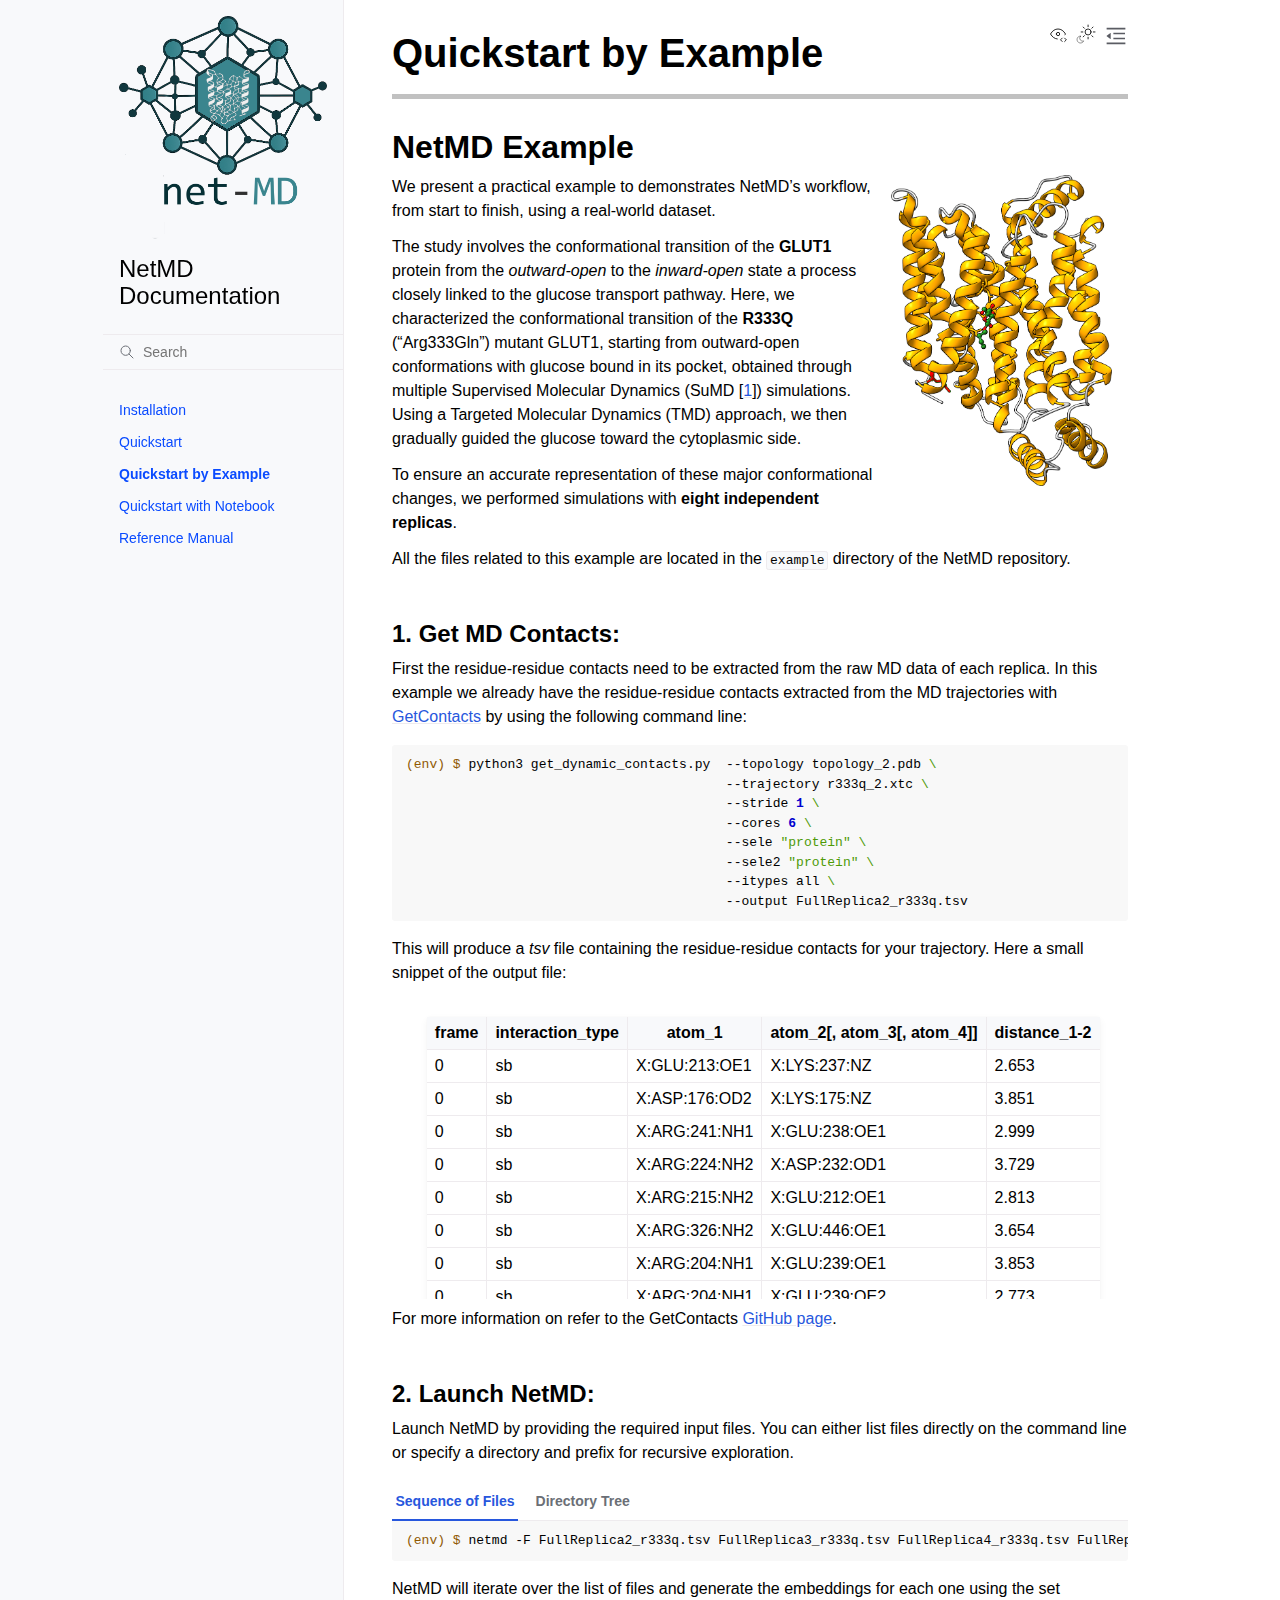
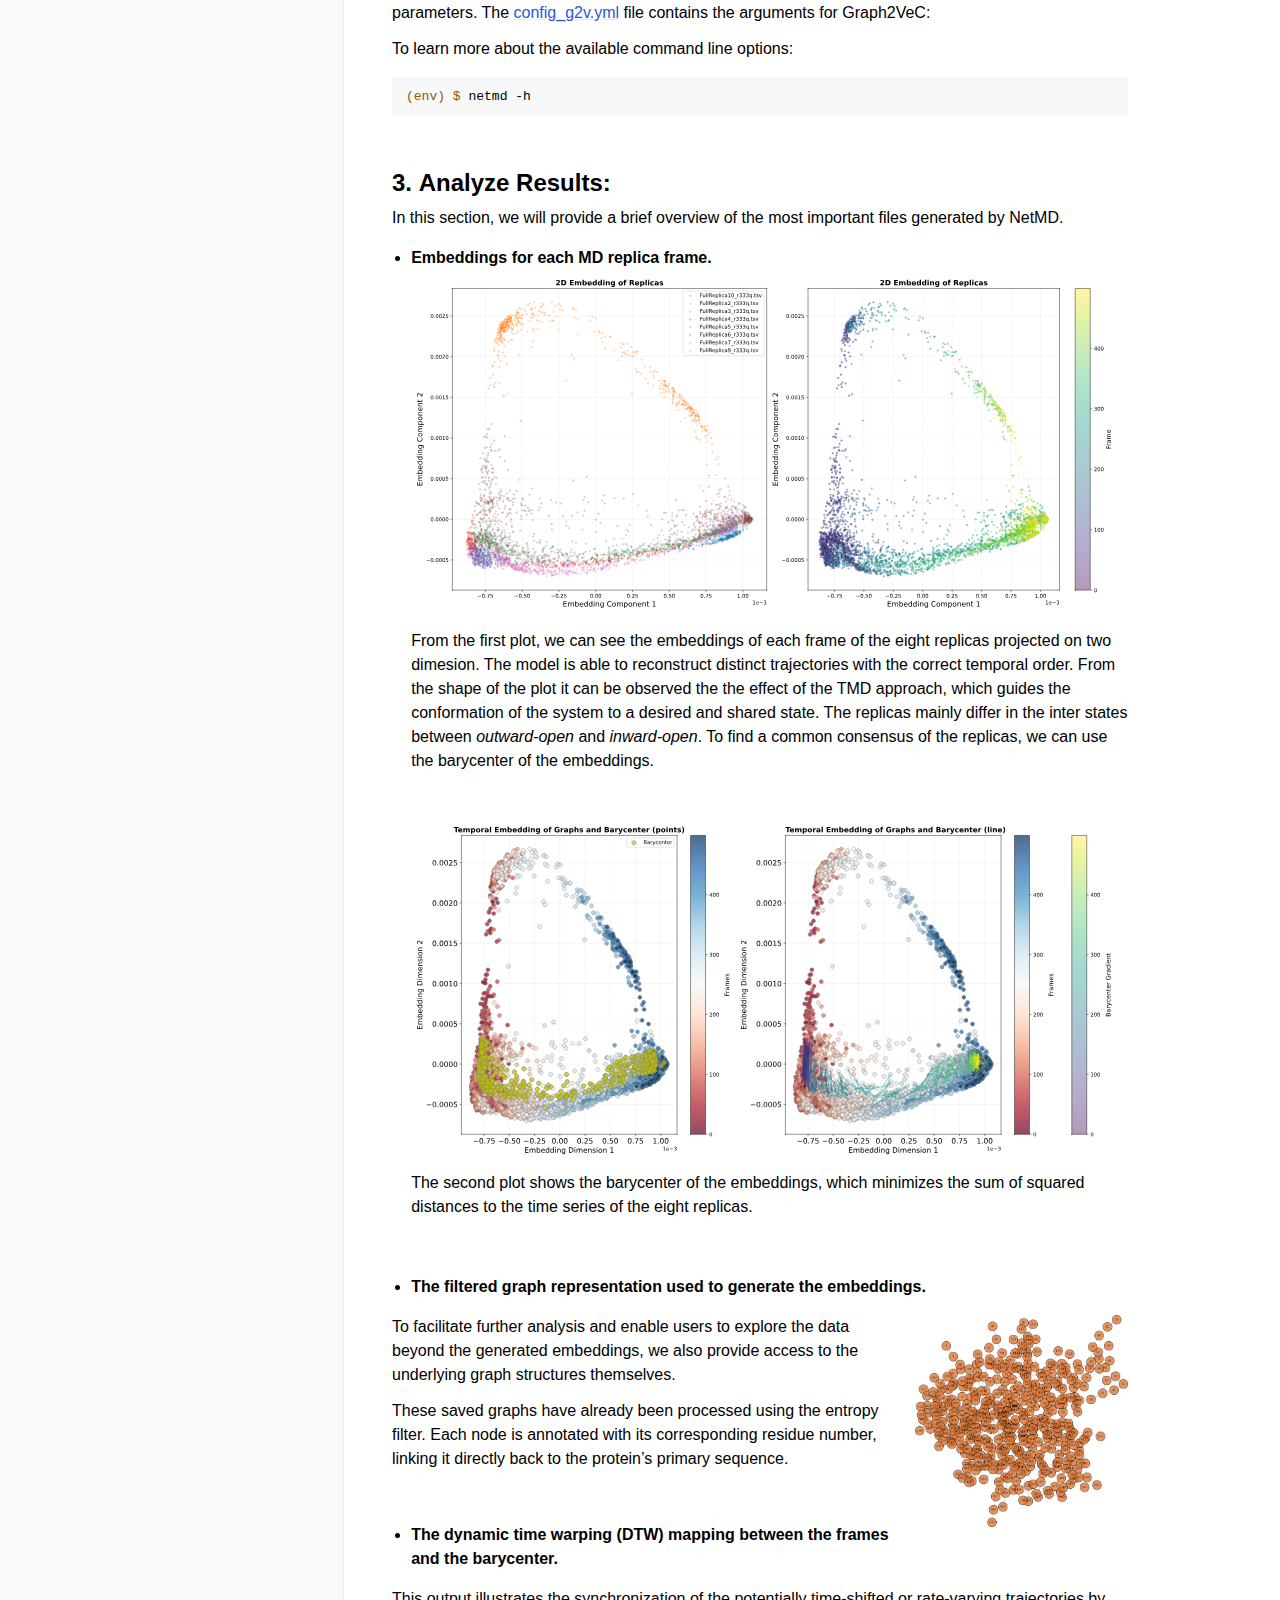
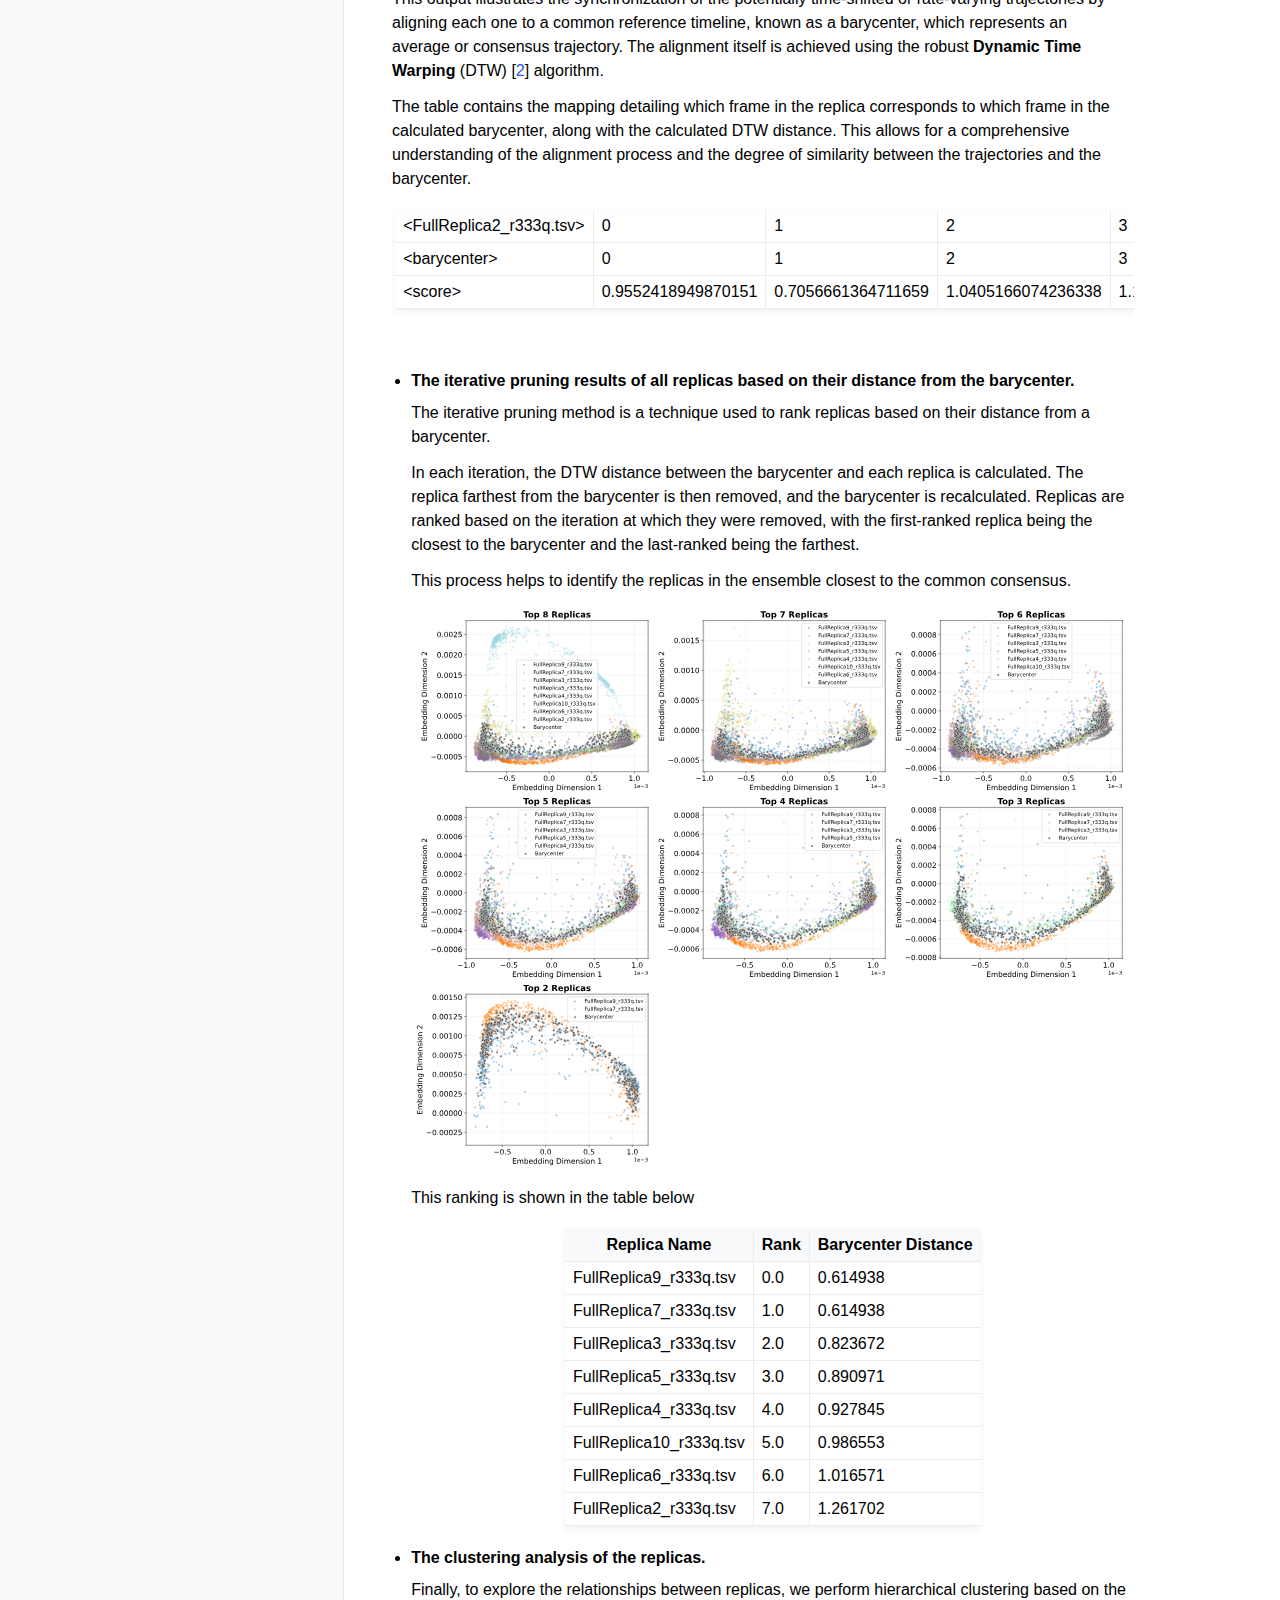
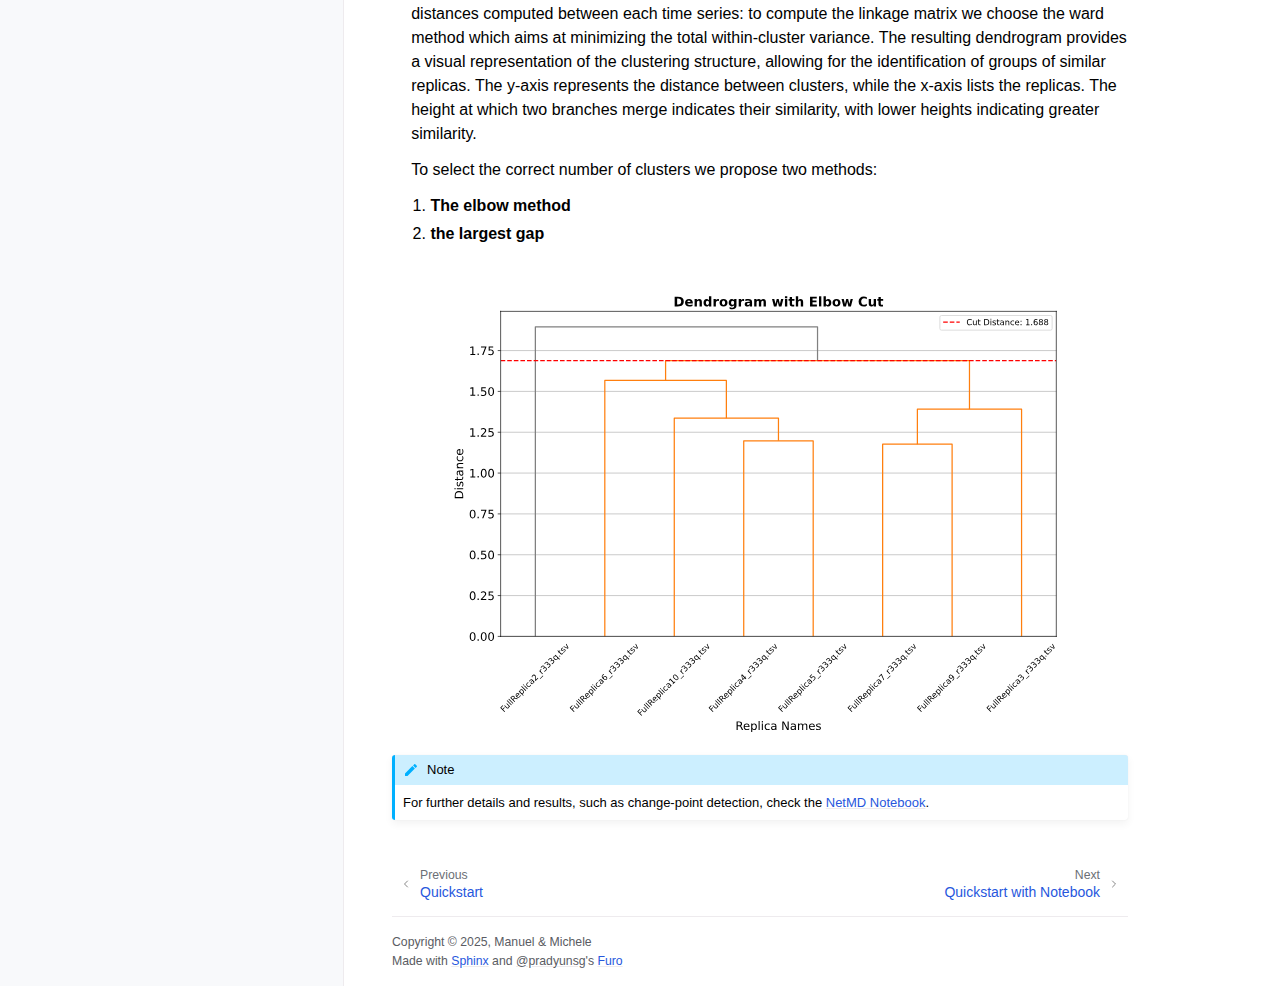
<file: docs/html/quickstart_example.html>
<!doctype html>
<html class="no-js" lang="en" data-content_root="./">
  <head><meta charset="utf-8"/>
    <meta name="viewport" content="width=device-width,initial-scale=1"/>
    <meta name="color-scheme" content="light dark"><meta name="generator" content="Docutils 0.18.1: http://docutils.sourceforge.net/" />
<link rel="index" title="Index" href="genindex.html" /><link rel="search" title="Search" href="search.html" /><link rel="next" title="Quickstart with Notebook" href="quickstart_notebook.html" /><link rel="prev" title="Quickstart" href="quickstart.html" />

    <link rel="shortcut icon" href="_static/favicon.ico"/><!-- Generated with Sphinx 7.3.7 and Furo 2024.08.06 -->
        <title>Quickstart by Example - NetMD Documentation</title>
      <link rel="stylesheet" type="text/css" href="_static/pygments.css?v=362ab14a" />
    <link rel="stylesheet" type="text/css" href="_static/styles/furo.css?v=354aac6f" />
    <link rel="stylesheet" type="text/css" href="_static/copybutton.css?v=76b2166b" />
    <link rel="stylesheet" type="text/css" href="_static/tabs.css?v=4c969af8" />
    <link rel="stylesheet" type="text/css" href="_static/custom.css?v=e39fa483" />
    <link rel="stylesheet" type="text/css" href="_static/styles/furo-extensions.css?v=302659d7" />
    
    


<style>
  body {
    --color-code-background: #f8f8f8;
  --color-code-foreground: black;
  
  }
  @media not print {
    body[data-theme="dark"] {
      --color-code-background: #202020;
  --color-code-foreground: #d0d0d0;
  
    }
    @media (prefers-color-scheme: dark) {
      body:not([data-theme="light"]) {
        --color-code-background: #202020;
  --color-code-foreground: #d0d0d0;
  
      }
    }
  }
</style></head>
  <body>
    
    <script>
      document.body.dataset.theme = localStorage.getItem("theme") || "auto";
    </script>
    

<svg xmlns="http://www.w3.org/2000/svg" style="display: none;">
  <symbol id="svg-toc" viewBox="0 0 24 24">
    <title>Contents</title>
    <svg stroke="currentColor" fill="currentColor" stroke-width="0" viewBox="0 0 1024 1024">
      <path d="M408 442h480c4.4 0 8-3.6 8-8v-56c0-4.4-3.6-8-8-8H408c-4.4 0-8 3.6-8 8v56c0 4.4 3.6 8 8 8zm-8 204c0 4.4 3.6 8 8 8h480c4.4 0 8-3.6 8-8v-56c0-4.4-3.6-8-8-8H408c-4.4 0-8 3.6-8 8v56zm504-486H120c-4.4 0-8 3.6-8 8v56c0 4.4 3.6 8 8 8h784c4.4 0 8-3.6 8-8v-56c0-4.4-3.6-8-8-8zm0 632H120c-4.4 0-8 3.6-8 8v56c0 4.4 3.6 8 8 8h784c4.4 0 8-3.6 8-8v-56c0-4.4-3.6-8-8-8zM115.4 518.9L271.7 642c5.8 4.6 14.4.5 14.4-6.9V388.9c0-7.4-8.5-11.5-14.4-6.9L115.4 505.1a8.74 8.74 0 0 0 0 13.8z"/>
    </svg>
  </symbol>
  <symbol id="svg-menu" viewBox="0 0 24 24">
    <title>Menu</title>
    <svg xmlns="http://www.w3.org/2000/svg" viewBox="0 0 24 24" fill="none" stroke="currentColor"
      stroke-width="2" stroke-linecap="round" stroke-linejoin="round" class="feather-menu">
      <line x1="3" y1="12" x2="21" y2="12"></line>
      <line x1="3" y1="6" x2="21" y2="6"></line>
      <line x1="3" y1="18" x2="21" y2="18"></line>
    </svg>
  </symbol>
  <symbol id="svg-arrow-right" viewBox="0 0 24 24">
    <title>Expand</title>
    <svg xmlns="http://www.w3.org/2000/svg" viewBox="0 0 24 24" fill="none" stroke="currentColor"
      stroke-width="2" stroke-linecap="round" stroke-linejoin="round" class="feather-chevron-right">
      <polyline points="9 18 15 12 9 6"></polyline>
    </svg>
  </symbol>
  <symbol id="svg-sun" viewBox="0 0 24 24">
    <title>Light mode</title>
    <svg xmlns="http://www.w3.org/2000/svg" viewBox="0 0 24 24" fill="none" stroke="currentColor"
      stroke-width="1" stroke-linecap="round" stroke-linejoin="round" class="feather-sun">
      <circle cx="12" cy="12" r="5"></circle>
      <line x1="12" y1="1" x2="12" y2="3"></line>
      <line x1="12" y1="21" x2="12" y2="23"></line>
      <line x1="4.22" y1="4.22" x2="5.64" y2="5.64"></line>
      <line x1="18.36" y1="18.36" x2="19.78" y2="19.78"></line>
      <line x1="1" y1="12" x2="3" y2="12"></line>
      <line x1="21" y1="12" x2="23" y2="12"></line>
      <line x1="4.22" y1="19.78" x2="5.64" y2="18.36"></line>
      <line x1="18.36" y1="5.64" x2="19.78" y2="4.22"></line>
    </svg>
  </symbol>
  <symbol id="svg-moon" viewBox="0 0 24 24">
    <title>Dark mode</title>
    <svg xmlns="http://www.w3.org/2000/svg" viewBox="0 0 24 24" fill="none" stroke="currentColor"
      stroke-width="1" stroke-linecap="round" stroke-linejoin="round" class="icon-tabler-moon">
      <path stroke="none" d="M0 0h24v24H0z" fill="none" />
      <path d="M12 3c.132 0 .263 0 .393 0a7.5 7.5 0 0 0 7.92 12.446a9 9 0 1 1 -8.313 -12.454z" />
    </svg>
  </symbol>
  <symbol id="svg-sun-with-moon" viewBox="0 0 24 24">
    <title>Auto light/dark, in light mode</title>
    <svg xmlns="http://www.w3.org/2000/svg" viewBox="0 0 24 24" fill="none" stroke="currentColor"
      stroke-width="1" stroke-linecap="round" stroke-linejoin="round"
      class="icon-custom-derived-from-feather-sun-and-tabler-moon">
      <path style="opacity: 50%" d="M 5.411 14.504 C 5.471 14.504 5.532 14.504 5.591 14.504 C 3.639 16.319 4.383 19.569 6.931 20.352 C 7.693 20.586 8.512 20.551 9.25 20.252 C 8.023 23.207 4.056 23.725 2.11 21.184 C 0.166 18.642 1.702 14.949 4.874 14.536 C 5.051 14.512 5.231 14.5 5.411 14.5 L 5.411 14.504 Z"/>
      <line x1="14.5" y1="3.25" x2="14.5" y2="1.25"/>
      <line x1="14.5" y1="15.85" x2="14.5" y2="17.85"/>
      <line x1="10.044" y1="5.094" x2="8.63" y2="3.68"/>
      <line x1="19" y1="14.05" x2="20.414" y2="15.464"/>
      <line x1="8.2" y1="9.55" x2="6.2" y2="9.55"/>
      <line x1="20.8" y1="9.55" x2="22.8" y2="9.55"/>
      <line x1="10.044" y1="14.006" x2="8.63" y2="15.42"/>
      <line x1="19" y1="5.05" x2="20.414" y2="3.636"/>
      <circle cx="14.5" cy="9.55" r="3.6"/>
    </svg>
  </symbol>
  <symbol id="svg-moon-with-sun" viewBox="0 0 24 24">
    <title>Auto light/dark, in dark mode</title>
    <svg xmlns="http://www.w3.org/2000/svg" viewBox="0 0 24 24" fill="none" stroke="currentColor"
      stroke-width="1" stroke-linecap="round" stroke-linejoin="round"
      class="icon-custom-derived-from-feather-sun-and-tabler-moon">
      <path d="M 8.282 7.007 C 8.385 7.007 8.494 7.007 8.595 7.007 C 5.18 10.184 6.481 15.869 10.942 17.24 C 12.275 17.648 13.706 17.589 15 17.066 C 12.851 22.236 5.91 23.143 2.505 18.696 C -0.897 14.249 1.791 7.786 7.342 7.063 C 7.652 7.021 7.965 7 8.282 7 L 8.282 7.007 Z"/>
      <line style="opacity: 50%" x1="18" y1="3.705" x2="18" y2="2.5"/>
      <line style="opacity: 50%" x1="18" y1="11.295" x2="18" y2="12.5"/>
      <line style="opacity: 50%" x1="15.316" y1="4.816" x2="14.464" y2="3.964"/>
      <line style="opacity: 50%" x1="20.711" y1="10.212" x2="21.563" y2="11.063"/>
      <line style="opacity: 50%" x1="14.205" y1="7.5" x2="13.001" y2="7.5"/>
      <line style="opacity: 50%" x1="21.795" y1="7.5" x2="23" y2="7.5"/>
      <line style="opacity: 50%" x1="15.316" y1="10.184" x2="14.464" y2="11.036"/>
      <line style="opacity: 50%" x1="20.711" y1="4.789" x2="21.563" y2="3.937"/>
      <circle style="opacity: 50%" cx="18" cy="7.5" r="2.169"/>
    </svg>
  </symbol>
  <symbol id="svg-pencil" viewBox="0 0 24 24">
    <svg xmlns="http://www.w3.org/2000/svg" viewBox="0 0 24 24" fill="none" stroke="currentColor"
      stroke-width="1" stroke-linecap="round" stroke-linejoin="round" class="icon-tabler-pencil-code">
      <path d="M4 20h4l10.5 -10.5a2.828 2.828 0 1 0 -4 -4l-10.5 10.5v4" />
      <path d="M13.5 6.5l4 4" />
      <path d="M20 21l2 -2l-2 -2" />
      <path d="M17 17l-2 2l2 2" />
    </svg>
  </symbol>
  <symbol id="svg-eye" viewBox="0 0 24 24">
    <svg xmlns="http://www.w3.org/2000/svg" viewBox="0 0 24 24" fill="none" stroke="currentColor"
      stroke-width="1" stroke-linecap="round" stroke-linejoin="round" class="icon-tabler-eye-code">
      <path stroke="none" d="M0 0h24v24H0z" fill="none" />
      <path d="M10 12a2 2 0 1 0 4 0a2 2 0 0 0 -4 0" />
      <path
        d="M11.11 17.958c-3.209 -.307 -5.91 -2.293 -8.11 -5.958c2.4 -4 5.4 -6 9 -6c3.6 0 6.6 2 9 6c-.21 .352 -.427 .688 -.647 1.008" />
      <path d="M20 21l2 -2l-2 -2" />
      <path d="M17 17l-2 2l2 2" />
    </svg>
  </symbol>
</svg>

<input type="checkbox" class="sidebar-toggle" name="__navigation" id="__navigation">
<input type="checkbox" class="sidebar-toggle" name="__toc" id="__toc">
<label class="overlay sidebar-overlay" for="__navigation">
  <div class="visually-hidden">Hide navigation sidebar</div>
</label>
<label class="overlay toc-overlay" for="__toc">
  <div class="visually-hidden">Hide table of contents sidebar</div>
</label>

<a class="skip-to-content muted-link" href="#furo-main-content">Skip to content</a>



<div class="page">
  <header class="mobile-header">
    <div class="header-left">
      <label class="nav-overlay-icon" for="__navigation">
        <div class="visually-hidden">Toggle site navigation sidebar</div>
        <i class="icon"><svg><use href="#svg-menu"></use></svg></i>
      </label>
    </div>
    <div class="header-center">
      <a href="index.html"><div class="brand">NetMD Documentation</div></a>
    </div>
    <div class="header-right">
      <div class="theme-toggle-container theme-toggle-header">
        <button class="theme-toggle">
          <div class="visually-hidden">Toggle Light / Dark / Auto color theme</div>
          <svg class="theme-icon-when-auto-light"><use href="#svg-sun-with-moon"></use></svg>
          <svg class="theme-icon-when-auto-dark"><use href="#svg-moon-with-sun"></use></svg>
          <svg class="theme-icon-when-dark"><use href="#svg-moon"></use></svg>
          <svg class="theme-icon-when-light"><use href="#svg-sun"></use></svg>
        </button>
      </div>
      <label class="toc-overlay-icon toc-header-icon" for="__toc">
        <div class="visually-hidden">Toggle table of contents sidebar</div>
        <i class="icon"><svg><use href="#svg-toc"></use></svg></i>
      </label>
    </div>
  </header>
  <aside class="sidebar-drawer">
    <div class="sidebar-container">
      
      <div class="sidebar-sticky"><a class="sidebar-brand" href="index.html">
  
  <div class="sidebar-logo-container">
    <img class="sidebar-logo only-light" src="_static//img/netmd_logo_def.png" alt="Light Logo"/>
    <img class="sidebar-logo only-dark" src="_static//img/netmd_logo_def.png" alt="Dark Logo"/>
  </div>
  
  <span class="sidebar-brand-text">NetMD Documentation</span>
  
</a><form class="sidebar-search-container" method="get" action="search.html" role="search">
  <input class="sidebar-search" placeholder="Search" name="q" aria-label="Search">
  <input type="hidden" name="check_keywords" value="yes">
  <input type="hidden" name="area" value="default">
</form>
<div id="searchbox"></div><div class="sidebar-scroll"><div class="sidebar-tree">
  <ul class="current">
<li class="toctree-l1"><a class="reference internal" href="installation.html">Installation</a></li>
<li class="toctree-l1"><a class="reference internal" href="quickstart.html">Quickstart</a></li>
<li class="toctree-l1 current current-page"><a class="current reference internal" href="#">Quickstart by Example</a></li>
<li class="toctree-l1"><a class="reference internal" href="quickstart_notebook.html">Quickstart with Notebook</a></li>
<li class="toctree-l1"><a class="reference internal" href="reference_manual.html">Reference Manual</a></li>
</ul>

</div>
</div>

      </div>
      
    </div>
  </aside>
  <div class="main">
    <div class="content">
      <div class="article-container">
        <a href="#" class="back-to-top muted-link">
          <svg xmlns="http://www.w3.org/2000/svg" viewBox="0 0 24 24">
            <path d="M13 20h-2V8l-5.5 5.5-1.42-1.42L12 4.16l7.92 7.92-1.42 1.42L13 8v12z"></path>
          </svg>
          <span>Back to top</span>
        </a>
        <div class="content-icon-container">
          <div class="view-this-page">
  <a class="muted-link" href="_sources/quickstart_example.rst.txt" title="View this page">
    <svg><use href="#svg-eye"></use></svg>
    <span class="visually-hidden">View this page</span>
  </a>
</div>
<div class="theme-toggle-container theme-toggle-content">
            <button class="theme-toggle">
              <div class="visually-hidden">Toggle Light / Dark / Auto color theme</div>
              <svg class="theme-icon-when-auto-light"><use href="#svg-sun-with-moon"></use></svg>
              <svg class="theme-icon-when-auto-dark"><use href="#svg-moon-with-sun"></use></svg>
              <svg class="theme-icon-when-dark"><use href="#svg-moon"></use></svg>
              <svg class="theme-icon-when-light"><use href="#svg-sun"></use></svg>
            </button>
          </div>
          <label class="toc-overlay-icon toc-content-icon" for="__toc">
            <div class="visually-hidden">Toggle table of contents sidebar</div>
            <i class="icon"><svg><use href="#svg-toc"></use></svg></i>
          </label>
        </div>
        <article role="main" id="furo-main-content">
          <section id="quickstart-by-example">
<span id="quickstart-example"></span><h1>Quickstart by Example<a class="headerlink" href="#quickstart-by-example" title="Link to this heading">¶</a></h1>
<hr class="text-linebreak"><section id="netmd-example">
<h2>NetMD Example<a class="headerlink" href="#netmd-example" title="Link to this heading">¶</a></h2>
<img alt="Example" class="align-right" src="_images/glut_R333_2.png" style="width: 30%;" />
<p>We present a practical example to demonstrates NetMD’s workflow, from start to finish, using a real-world dataset.</p>
<p>The study involves the conformational transition of the <strong>GLUT1</strong> protein from the <cite>outward-open</cite> to the <cite>inward-open</cite> state a process closely linked to the glucose transport pathway. Here, we characterized the conformational transition of the <strong>R333Q</strong> (“Arg333Gln”) mutant GLUT1,
starting from outward-open conformations with glucose bound in its pocket, obtained through multiple Supervised Molecular Dynamics (SuMD [<a href="https://doi.org/10.1007/978-1-4939-8630-9_17" target="_blank">1</a>]) simulations.
Using a Targeted Molecular Dynamics (TMD) approach, we then gradually guided the glucose toward the cytoplasmic side.</p>
<p>To ensure an accurate representation of these major conformational changes, we performed simulations with <strong>eight independent replicas</strong>.</p>
<p>All the files related to this example are located in the <code class="docutils literal notranslate"><span class="pre">example</span></code> directory of the NetMD repository.</p>
<div class="line-block">
<div class="line"><br /></div>
</div>
<section id="get-md-contacts">
<h3>1.  <strong>Get MD Contacts</strong>:<a class="headerlink" href="#get-md-contacts" title="Link to this heading">¶</a></h3>
<p>First the residue-residue contacts need to be extracted from the raw MD data of each replica. In this example we already have the residue-residue contacts extracted from the MD trajectories with <a href="https://getcontacts.github.io" target="_blank">GetContacts</a> by using the following command line:</p>
<div class="highlight-console notranslate"><div class="highlight"><pre><span></span><span class="gp gp-VirtualEnv">(env)</span> <span class="gp">$ </span>python3<span class="w"> </span>get_dynamic_contacts.py<span class="w">  </span>--topology<span class="w"> </span>topology_2.pdb<span class="w"> </span><span class="se">\</span>
<span class="w">                                         </span>--trajectory<span class="w"> </span>r333q_2.xtc<span class="w"> </span><span class="se">\</span>
<span class="w">                                         </span>--stride<span class="w"> </span><span class="m">1</span><span class="w"> </span><span class="se">\</span>
<span class="w">                                         </span>--cores<span class="w"> </span><span class="m">6</span><span class="w"> </span><span class="se">\</span>
<span class="w">                                         </span>--sele<span class="w"> </span><span class="s2">&quot;protein&quot;</span><span class="w"> </span><span class="se">\</span>
<span class="w">                                         </span>--sele2<span class="w"> </span><span class="s2">&quot;protein&quot;</span><span class="w"> </span><span class="se">\</span>
<span class="w">                                         </span>--itypes<span class="w"> </span>all<span class="w"> </span><span class="se">\</span>
<span class="w">                                         </span>--output<span class="w"> </span>FullReplica2_r333q.tsv
</pre></div>
</div>
<p>This will produce a <em>tsv</em> file containing the residue-residue contacts for your trajectory. Here a small snippet of the output file:</p>
<div class="scrollable-table docutils container">
<div class="table-wrapper docutils container">
<table class="docutils align-default">
<thead>
<tr class="row-odd"><th class="head"><p>frame</p></th>
<th class="head"><p>interaction_type</p></th>
<th class="head"><p>atom_1</p></th>
<th class="head"><p>atom_2[, atom_3[, atom_4]]</p></th>
<th class="head"><p>distance_1-2</p></th>
</tr>
</thead>
<tbody>
<tr class="row-even"><td><p>0</p></td>
<td><p>sb</p></td>
<td><p>X:GLU:213:OE1</p></td>
<td><p>X:LYS:237:NZ</p></td>
<td><p>2.653</p></td>
</tr>
<tr class="row-odd"><td><p>0</p></td>
<td><p>sb</p></td>
<td><p>X:ASP:176:OD2</p></td>
<td><p>X:LYS:175:NZ</p></td>
<td><p>3.851</p></td>
</tr>
<tr class="row-even"><td><p>0</p></td>
<td><p>sb</p></td>
<td><p>X:ARG:241:NH1</p></td>
<td><p>X:GLU:238:OE1</p></td>
<td><p>2.999</p></td>
</tr>
<tr class="row-odd"><td><p>0</p></td>
<td><p>sb</p></td>
<td><p>X:ARG:224:NH2</p></td>
<td><p>X:ASP:232:OD1</p></td>
<td><p>3.729</p></td>
</tr>
<tr class="row-even"><td><p>0</p></td>
<td><p>sb</p></td>
<td><p>X:ARG:215:NH2</p></td>
<td><p>X:GLU:212:OE1</p></td>
<td><p>2.813</p></td>
</tr>
<tr class="row-odd"><td><p>0</p></td>
<td><p>sb</p></td>
<td><p>X:ARG:326:NH2</p></td>
<td><p>X:GLU:446:OE1</p></td>
<td><p>3.654</p></td>
</tr>
<tr class="row-even"><td><p>0</p></td>
<td><p>sb</p></td>
<td><p>X:ARG:204:NH1</p></td>
<td><p>X:GLU:239:OE1</p></td>
<td><p>3.853</p></td>
</tr>
<tr class="row-odd"><td><p>0</p></td>
<td><p>sb</p></td>
<td><p>X:ARG:204:NH1</p></td>
<td><p>X:GLU:239:OE2</p></td>
<td><p>2.773</p></td>
</tr>
<tr class="row-even"><td><p>0</p></td>
<td><p>sb</p></td>
<td><p>X:ARG:204:NH2</p></td>
<td><p>X:GLU:239:OE1</p></td>
<td><p>3.772</p></td>
</tr>
<tr class="row-odd"><td><p>0</p></td>
<td><p>sb</p></td>
<td><p>X:ARG:204:NH2</p></td>
<td><p>X:GLU:239:OE2</p></td>
<td><p>2.991</p></td>
</tr>
<tr class="row-even"><td><p>0</p></td>
<td><p>sb</p></td>
<td><p>X:ASP:176:OD1</p></td>
<td><p>X:LYS:175:NZ</p></td>
<td><p>2.590</p></td>
</tr>
<tr class="row-odd"><td><p>0</p></td>
<td><p>sb</p></td>
<td><p>X:ASP:232:OD2</p></td>
<td><p>X:HSD:231:ND1</p></td>
<td><p>2.877</p></td>
</tr>
<tr class="row-even"><td><p>…</p></td>
<td><p>…</p></td>
<td><p>…</p></td>
<td><p>…</p></td>
<td><p>…</p></td>
</tr>
</tbody>
</table>
</div>
</div>
<p>For more information on refer to the GetContacts <a href="https://github.com/getcontacts/getcontacts" target="_blank">GitHub page</a>.</p>
<div class="line-block">
<div class="line"><br /></div>
</div>
</section>
<section id="launch-netmd">
<h3>2.  <strong>Launch NetMD</strong>:<a class="headerlink" href="#launch-netmd" title="Link to this heading">¶</a></h3>
<p>Launch NetMD by providing the required input files. You can either list files directly on the command line or specify a directory and prefix for recursive exploration.</p>
<div class="tab-set docutils container">
<input checked="True" class="tab-input" id="tab-set--0-input--1" name="tab-set--0" type="radio"><label class="tab-label" for="tab-set--0-input--1">Sequence of Files</label><div class="tab-content docutils container">
<div class="highlight-console notranslate"><div class="highlight"><pre><span></span><span class="gp gp-VirtualEnv">(env)</span> <span class="gp">$ </span>netmd<span class="w"> </span>-F<span class="w"> </span>FullReplica2_r333q.tsv<span class="w"> </span>FullReplica3_r333q.tsv<span class="w"> </span>FullReplica4_r333q.tsv<span class="w"> </span>FullReplica5_r333q.tsv<span class="w"> </span>FullReplica7_r333q.tsv<span class="w"> </span>FullReplica8_r333q.tsv<span class="w"> </span>FullReplica9_r333q.tsv<span class="w"> </span>FullReplica10_r333q.tsv<span class="w"> </span>-o<span class="w"> </span>./results<span class="w"> </span>-e<span class="w"> </span><span class="m">0</span>.1<span class="w"> </span>-c<span class="w"> </span>config_g2v.yml<span class="w"> </span>--verbose
</pre></div>
</div>
<p>NetMD will iterate over the list of files and generate the embeddings for each one using the set parameters. The <a href="https://github.com/mazzalab/NetMD/blob/main/conf/config_g2v.yml" target="_blank">config_g2v.yml</a> file contains the arguments for Graph2VeC:</p>
</div>
<input class="tab-input" id="tab-set--0-input--2" name="tab-set--0" type="radio"><label class="tab-label" for="tab-set--0-input--2">Directory Tree</label><div class="tab-content docutils container">
<div class="highlight-console notranslate"><div class="highlight"><pre><span></span><span class="gp gp-VirtualEnv">(env)</span> <span class="gp">$ </span>netmd<span class="w"> </span>-I<span class="w"> </span>tutorial/GLUT1_R333Q<span class="w"> </span>FullReplica<span class="w"> </span>-o<span class="w"> </span>./results<span class="w"> </span>-e<span class="w"> </span><span class="m">0</span>.1<span class="w"> </span>-c<span class="w"> </span>config_g2v.yml<span class="w"> </span>--verbose
</pre></div>
</div>
<p>NetMD will recursivly explore the directory tree starting from <code class="docutils literal notranslate"><span class="pre">R333Q</span></code> and generate the embeddings for each file with the prefix <cite>FullReplica</cite>. The <a href="https://github.com/mazzalab/NetMD/blob/main/conf/config_g2v.yml" target="_blank">config_g2v.yml</a> file contains the arguments for Graph2Vec:</p>
<div class="admonition note">
<p class="admonition-title">Note</p>
<p>The <code class="docutils literal notranslate"><span class="pre">-I</span></code> option will only work if the input files are in the same directory. If you have files in different directories, you can use the <code class="docutils literal notranslate"><span class="pre">-F</span></code> option to specify them.</p>
</div>
</div>
</div>
<p>To learn more about the available command line options:</p>
<div class="highlight-console notranslate"><div class="highlight"><pre><span></span><span class="gp gp-VirtualEnv">(env)</span> <span class="gp">$ </span>netmd<span class="w"> </span>-h
</pre></div>
</div>
<div class="line-block">
<div class="line"><br /></div>
</div>
</section>
<section id="analyze-results">
<h3>3. <strong>Analyze Results</strong>:<a class="headerlink" href="#analyze-results" title="Link to this heading">¶</a></h3>
<p>In this section, we will provide a brief overview of the most important files generated by NetMD.</p>
<ul>
<li><p><strong>Embeddings for each MD replica frame.</strong></p>
<figure class="align-center">
<img alt="replica embedding" src="_images/replica_embedding.svg" width="100%" /></figure>
<p>From the first plot, we can see the embeddings of each frame of the eight replicas projected on two dimesion. The model is able to reconstruct distinct trajectories with the correct temporal order. From the shape of the plot it can be observed the the effect of the TMD approach, which guides the conformation of the system to a desired and shared state.
The replicas mainly differ in the inter states between <em>outward-open</em> and <em>inward-open</em>. To find a common consensus of the replicas, we can use the barycenter of the embeddings.</p>
<div class="line-block">
<div class="line"><br /></div>
</div>
<figure class="align-center">
<img alt="replica embedding with batycenter" src="_images/barycenter_embedding.svg" width="100%" /></figure>
<p>The second plot shows the barycenter of the embeddings, which minimizes the sum of squared distances to the time series of the eight replicas.</p>
</li>
</ul>
<div class="line-block">
<div class="line"><br /></div>
</div>
<ul class="simple">
<li><p><strong>The filtered graph representation used to generate the embeddings.</strong></p></li>
</ul>
<div style="float: right; width: 29%; margin-left: 15px; margin-bottom: 15px;">
    <img src="_static/img/Glut1R333Q/subgraph3.png" alt="protein_graph" style="width: 100%;">
</div><p>To facilitate further analysis and enable users to explore the data beyond the generated embeddings,
we also provide access to the underlying graph structures themselves.</p>
<p>These saved graphs have already been processed using the entropy filter.
Each node is annotated with its corresponding residue number, linking it directly back to the protein’s primary sequence.</p>
<div class="line-block">
<div class="line"><br /></div>
</div>
<ul class="simple">
<li><p><strong>The dynamic time warping (DTW) mapping between the frames and the barycenter.</strong></p></li>
</ul>
<p>This output illustrates the synchronization of the potentially time-shifted or rate-varying trajectories by aligning each one to a common reference timeline,
known as a barycenter, which represents an average or consensus trajectory. The alignment itself is achieved using the robust <strong>Dynamic Time Warping</strong> (DTW) [<a href="https://tslearn.readthedocs.io/en/stable/user_guide/dtw.html" target="_blank">2</a>] algorithm.</p>
<p>The table contains the mapping detailing which frame in the replica corresponds to which frame in the calculated barycenter, along with the calculated DTW distance.
This allows for a comprehensive understanding of the alignment process and the degree of similarity between the trajectories and the barycenter.</p>
<div class="scrollable-table-dtw docutils container">
<div class="table-wrapper docutils container">
<table class="docutils align-default">
<tbody>
<tr class="row-odd"><td><p>&lt;FullReplica2_r333q.tsv&gt;</p></td>
<td><p>0</p></td>
<td><p>1</p></td>
<td><p>2</p></td>
<td><p>3</p></td>
<td><p>4</p></td>
<td><p>5</p></td>
<td><p>6</p></td>
<td><p>7</p></td>
<td><p>8</p></td>
<td><p>9</p></td>
<td><p>10</p></td>
<td><p>11</p></td>
<td><p>12</p></td>
<td><p>13</p></td>
<td><p>14</p></td>
<td><p>15</p></td>
<td><p>16</p></td>
<td><p>17</p></td>
<td><p>18</p></td>
<td><p>19</p></td>
<td><p>20</p></td>
<td><p>21</p></td>
<td><p>22</p></td>
<td><p>23</p></td>
<td><p>24</p></td>
<td><p>25</p></td>
<td><p>26</p></td>
<td><p>27</p></td>
<td><p>28</p></td>
<td><p>29</p></td>
<td><p>30</p></td>
<td><p>31</p></td>
<td><p>32</p></td>
<td><p>33</p></td>
<td><p>34</p></td>
<td><p>35</p></td>
<td><p>36</p></td>
<td><p>37</p></td>
<td><p>38</p></td>
<td><p>39</p></td>
<td><p>40</p></td>
<td><p>41</p></td>
<td><p>42</p></td>
<td><p>43</p></td>
<td><p>44</p></td>
<td><p>45</p></td>
<td><p>46</p></td>
<td><p>47</p></td>
<td><p>48</p></td>
<td><p>49</p></td>
<td><p>50</p></td>
<td><p>51</p></td>
<td><p>52</p></td>
<td><p>53</p></td>
<td><p>54</p></td>
<td><p>55</p></td>
<td><p>56</p></td>
<td><p>57</p></td>
<td><p>58</p></td>
<td><p>59</p></td>
<td><p>60</p></td>
<td><p>61</p></td>
<td><p>62</p></td>
<td><p>63</p></td>
<td><p>64</p></td>
<td><p>65</p></td>
<td><p>66</p></td>
<td><p>67</p></td>
<td><p>68</p></td>
<td><p>69</p></td>
<td><p>70</p></td>
<td><p>71</p></td>
<td><p>72</p></td>
<td><p>73</p></td>
<td><p>74</p></td>
<td><p>75</p></td>
<td><p>76</p></td>
<td><p>77</p></td>
<td><p>78</p></td>
<td><p>79</p></td>
<td><p>80</p></td>
<td><p>81</p></td>
<td><p>82</p></td>
<td><p>83</p></td>
<td><p>84</p></td>
<td><p>85</p></td>
<td><p>86</p></td>
<td><p>87</p></td>
<td><p>88</p></td>
<td><p>89</p></td>
<td><p>90</p></td>
<td><p>91</p></td>
<td><p>92</p></td>
<td><p>93</p></td>
<td><p>94</p></td>
<td><p>95</p></td>
<td><p>96</p></td>
<td><p>97</p></td>
<td><p>98</p></td>
<td><p>99</p></td>
<td><p>100</p></td>
<td><p>101</p></td>
<td><p>102</p></td>
<td><p>103</p></td>
<td><p>104</p></td>
<td><p>105</p></td>
<td><p>106</p></td>
<td><p>107</p></td>
<td><p>108</p></td>
<td><p>109</p></td>
<td><p>110</p></td>
<td><p>111</p></td>
<td><p>112</p></td>
<td><p>113</p></td>
<td><p>114</p></td>
<td><p>115</p></td>
<td><p>116</p></td>
<td><p>117</p></td>
<td><p>118</p></td>
<td><p>119</p></td>
<td><p>120</p></td>
<td><p>121</p></td>
<td><p>122</p></td>
<td><p>123</p></td>
<td><p>124</p></td>
<td><p>125</p></td>
<td><p>126</p></td>
<td><p>127</p></td>
<td><p>128</p></td>
<td><p>129</p></td>
<td><p>130</p></td>
<td><p>131</p></td>
<td><p>132</p></td>
<td><p>133</p></td>
<td><p>134</p></td>
<td><p>135</p></td>
<td><p>136</p></td>
<td><p>137</p></td>
<td><p>138</p></td>
<td><p>139</p></td>
<td><p>140</p></td>
<td><p>141</p></td>
<td><p>142</p></td>
<td><p>143</p></td>
<td><p>144</p></td>
<td><p>145</p></td>
<td><p>146</p></td>
<td><p>147</p></td>
<td><p>148</p></td>
<td><p>149</p></td>
<td><p>150</p></td>
<td><p>151</p></td>
<td><p>152</p></td>
<td><p>153</p></td>
<td><p>154</p></td>
<td><p>155</p></td>
<td><p>156</p></td>
<td><p>157</p></td>
<td><p>158</p></td>
<td><p>159</p></td>
<td><p>160</p></td>
<td><p>161</p></td>
<td><p>162</p></td>
<td><p>163</p></td>
<td><p>164</p></td>
<td><p>165</p></td>
<td><p>166</p></td>
<td><p>167</p></td>
<td><p>168</p></td>
<td><p>169</p></td>
<td><p>170</p></td>
<td><p>171</p></td>
<td><p>172</p></td>
<td><p>173</p></td>
<td><p>174</p></td>
<td><p>175</p></td>
<td><p>176</p></td>
<td><p>177</p></td>
<td><p>178</p></td>
<td><p>179</p></td>
<td><p>180</p></td>
<td><p>181</p></td>
<td><p>182</p></td>
<td><p>183</p></td>
<td><p>184</p></td>
<td><p>185</p></td>
<td><p>186</p></td>
<td><p>187</p></td>
<td><p>188</p></td>
<td><p>189</p></td>
<td><p>190</p></td>
<td><p>191</p></td>
<td><p>192</p></td>
<td><p>193</p></td>
<td><p>194</p></td>
<td><p>195</p></td>
<td><p>196</p></td>
<td><p>197</p></td>
<td><p>198</p></td>
<td><p>199</p></td>
<td><p>200</p></td>
<td><p>201</p></td>
<td><p>202</p></td>
<td><p>203</p></td>
<td><p>204</p></td>
<td><p>205</p></td>
<td><p>206</p></td>
<td><p>207</p></td>
<td><p>208</p></td>
<td><p>209</p></td>
<td><p>210</p></td>
<td><p>211</p></td>
<td><p>212</p></td>
<td><p>213</p></td>
<td><p>214</p></td>
<td><p>215</p></td>
<td><p>216</p></td>
<td><p>217</p></td>
<td><p>218</p></td>
<td><p>219</p></td>
<td><p>220</p></td>
<td><p>221</p></td>
<td><p>222</p></td>
<td><p>223</p></td>
<td><p>224</p></td>
<td><p>225</p></td>
<td><p>226</p></td>
<td><p>227</p></td>
<td><p>228</p></td>
<td><p>229</p></td>
<td><p>230</p></td>
<td><p>231</p></td>
<td><p>232</p></td>
<td><p>233</p></td>
<td><p>234</p></td>
<td><p>235</p></td>
<td><p>236</p></td>
<td><p>237</p></td>
<td><p>238</p></td>
<td><p>239</p></td>
<td><p>240</p></td>
<td><p>241</p></td>
<td><p>242</p></td>
<td><p>243</p></td>
<td><p>244</p></td>
<td><p>245</p></td>
<td><p>246</p></td>
<td><p>247</p></td>
<td><p>248</p></td>
<td><p>249</p></td>
<td><p>250</p></td>
<td><p>251</p></td>
<td><p>252</p></td>
<td><p>253</p></td>
<td><p>254</p></td>
<td><p>255</p></td>
<td><p>256</p></td>
<td><p>257</p></td>
<td><p>258</p></td>
<td><p>259</p></td>
<td><p>260</p></td>
<td><p>261</p></td>
<td><p>262</p></td>
<td><p>263</p></td>
<td><p>264</p></td>
<td><p>265</p></td>
<td><p>266</p></td>
<td><p>267</p></td>
<td><p>268</p></td>
<td><p>269</p></td>
<td><p>270</p></td>
<td><p>271</p></td>
<td><p>272</p></td>
<td><p>273</p></td>
<td><p>274</p></td>
<td><p>275</p></td>
<td><p>276</p></td>
<td><p>277</p></td>
<td><p>278</p></td>
<td><p>279</p></td>
<td><p>280</p></td>
<td><p>281</p></td>
<td><p>282</p></td>
<td><p>283</p></td>
<td><p>284</p></td>
<td><p>285</p></td>
<td><p>286</p></td>
<td><p>287</p></td>
<td><p>288</p></td>
<td><p>289</p></td>
<td><p>290</p></td>
<td><p>291</p></td>
<td><p>292</p></td>
<td><p>293</p></td>
<td><p>294</p></td>
<td><p>295</p></td>
<td><p>296</p></td>
<td><p>297</p></td>
<td><p>298</p></td>
<td><p>299</p></td>
<td><p>300</p></td>
<td><p>301</p></td>
<td><p>302</p></td>
<td><p>303</p></td>
<td><p>304</p></td>
<td><p>305</p></td>
<td><p>306</p></td>
<td><p>307</p></td>
<td><p>308</p></td>
<td><p>309</p></td>
<td><p>310</p></td>
<td><p>311</p></td>
<td><p>312</p></td>
<td><p>313</p></td>
<td><p>314</p></td>
<td><p>315</p></td>
<td><p>316</p></td>
<td><p>317</p></td>
<td><p>318</p></td>
<td><p>319</p></td>
<td><p>320</p></td>
<td><p>321</p></td>
<td><p>322</p></td>
<td><p>323</p></td>
<td><p>324</p></td>
<td><p>325</p></td>
<td><p>326</p></td>
<td><p>327</p></td>
<td><p>328</p></td>
<td><p>329</p></td>
<td><p>330</p></td>
<td><p>331</p></td>
<td><p>332</p></td>
<td><p>333</p></td>
<td><p>334</p></td>
<td><p>335</p></td>
<td><p>336</p></td>
<td><p>337</p></td>
<td><p>338</p></td>
<td><p>339</p></td>
<td><p>340</p></td>
<td><p>341</p></td>
<td><p>342</p></td>
<td><p>343</p></td>
<td><p>344</p></td>
<td><p>345</p></td>
<td><p>346</p></td>
<td><p>347</p></td>
<td><p>348</p></td>
<td><p>349</p></td>
<td><p>350</p></td>
<td><p>351</p></td>
<td><p>352</p></td>
<td><p>353</p></td>
<td><p>354</p></td>
<td><p>355</p></td>
<td><p>356</p></td>
<td><p>357</p></td>
<td><p>357</p></td>
<td><p>358</p></td>
<td><p>359</p></td>
<td><p>360</p></td>
<td><p>361</p></td>
<td><p>362</p></td>
<td><p>363</p></td>
<td><p>364</p></td>
<td><p>365</p></td>
<td><p>366</p></td>
<td><p>367</p></td>
<td><p>368</p></td>
<td><p>369</p></td>
<td><p>370</p></td>
<td><p>371</p></td>
<td><p>372</p></td>
<td><p>373</p></td>
<td><p>374</p></td>
<td><p>375</p></td>
<td><p>376</p></td>
<td><p>377</p></td>
<td><p>378</p></td>
<td><p>379</p></td>
<td><p>380</p></td>
<td><p>381</p></td>
<td><p>382</p></td>
<td><p>383</p></td>
<td><p>384</p></td>
<td><p>385</p></td>
<td><p>386</p></td>
<td><p>387</p></td>
<td><p>388</p></td>
<td><p>389</p></td>
<td><p>390</p></td>
<td><p>391</p></td>
<td><p>392</p></td>
<td><p>393</p></td>
<td><p>394</p></td>
<td><p>395</p></td>
<td><p>396</p></td>
<td><p>397</p></td>
<td><p>398</p></td>
<td><p>399</p></td>
<td><p>400</p></td>
<td><p>401</p></td>
<td><p>402</p></td>
<td><p>403</p></td>
<td><p>404</p></td>
<td><p>405</p></td>
<td><p>406</p></td>
<td><p>407</p></td>
<td><p>408</p></td>
<td><p>409</p></td>
<td><p>410</p></td>
<td><p>411</p></td>
<td><p>412</p></td>
<td><p>413</p></td>
<td><p>414</p></td>
<td><p>415</p></td>
<td><p>416</p></td>
<td><p>417</p></td>
<td><p>418</p></td>
<td><p>419</p></td>
<td><p>420</p></td>
<td><p>421</p></td>
<td><p>422</p></td>
<td><p>423</p></td>
<td><p>424</p></td>
<td><p>425</p></td>
<td><p>426</p></td>
<td><p>427</p></td>
<td><p>428</p></td>
<td><p>429</p></td>
<td><p>430</p></td>
<td><p>431</p></td>
<td><p>432</p></td>
<td><p>433</p></td>
<td><p>434</p></td>
<td><p>435</p></td>
<td><p>436</p></td>
<td><p>437</p></td>
<td><p>438</p></td>
<td><p>439</p></td>
<td><p>440</p></td>
<td><p>441</p></td>
<td><p>442</p></td>
<td><p>443</p></td>
<td><p>444</p></td>
<td><p>445</p></td>
<td><p>446</p></td>
<td><p>447</p></td>
<td><p>448</p></td>
<td><p>449</p></td>
<td><p>450</p></td>
<td><p>451</p></td>
<td><p>452</p></td>
<td><p>453</p></td>
<td><p>454</p></td>
<td><p>455</p></td>
<td><p>456</p></td>
<td><p>457</p></td>
<td><p>458</p></td>
<td><p>459</p></td>
<td><p>460</p></td>
<td><p>461</p></td>
<td><p>462</p></td>
<td><p>463</p></td>
<td><p>464</p></td>
<td><p>465</p></td>
<td><p>466</p></td>
<td><p>467</p></td>
<td><p>468</p></td>
<td><p>469</p></td>
<td><p>470</p></td>
<td><p>471</p></td>
<td><p>472</p></td>
<td><p>473</p></td>
<td><p>474</p></td>
<td><p>475</p></td>
<td><p>476</p></td>
<td><p>477</p></td>
<td><p>478</p></td>
<td><p>479</p></td>
<td><p>480</p></td>
<td><p>481</p></td>
<td><p>482</p></td>
<td><p>483</p></td>
<td><p>484</p></td>
<td><p>485</p></td>
<td><p>486</p></td>
<td><p>487</p></td>
<td><p>488</p></td>
<td><p>489</p></td>
<td><p>490</p></td>
<td><p>491</p></td>
<td><p>492</p></td>
<td><p>493</p></td>
<td><p>494</p></td>
<td><p>495</p></td>
<td><p>496</p></td>
<td><p>497</p></td>
<td><p>498</p></td>
<td><p>499</p></td>
</tr>
<tr class="row-even"><td><p>&lt;barycenter&gt;</p></td>
<td><p>0</p></td>
<td><p>1</p></td>
<td><p>2</p></td>
<td><p>3</p></td>
<td><p>4</p></td>
<td><p>5</p></td>
<td><p>6</p></td>
<td><p>7</p></td>
<td><p>8</p></td>
<td><p>9</p></td>
<td><p>10</p></td>
<td><p>11</p></td>
<td><p>12</p></td>
<td><p>13</p></td>
<td><p>14</p></td>
<td><p>15</p></td>
<td><p>16</p></td>
<td><p>17</p></td>
<td><p>18</p></td>
<td><p>19</p></td>
<td><p>20</p></td>
<td><p>21</p></td>
<td><p>22</p></td>
<td><p>23</p></td>
<td><p>24</p></td>
<td><p>25</p></td>
<td><p>26</p></td>
<td><p>27</p></td>
<td><p>28</p></td>
<td><p>29</p></td>
<td><p>30</p></td>
<td><p>31</p></td>
<td><p>32</p></td>
<td><p>33</p></td>
<td><p>34</p></td>
<td><p>35</p></td>
<td><p>36</p></td>
<td><p>37</p></td>
<td><p>38</p></td>
<td><p>39</p></td>
<td><p>40</p></td>
<td><p>41</p></td>
<td><p>42</p></td>
<td><p>43</p></td>
<td><p>44</p></td>
<td><p>45</p></td>
<td><p>46</p></td>
<td><p>47</p></td>
<td><p>48</p></td>
<td><p>49</p></td>
<td><p>50</p></td>
<td><p>51</p></td>
<td><p>52</p></td>
<td><p>53</p></td>
<td><p>54</p></td>
<td><p>55</p></td>
<td><p>56</p></td>
<td><p>57</p></td>
<td><p>58</p></td>
<td><p>59</p></td>
<td><p>60</p></td>
<td><p>61</p></td>
<td><p>62</p></td>
<td><p>63</p></td>
<td><p>64</p></td>
<td><p>65</p></td>
<td><p>66</p></td>
<td><p>67</p></td>
<td><p>68</p></td>
<td><p>69</p></td>
<td><p>70</p></td>
<td><p>71</p></td>
<td><p>72</p></td>
<td><p>73</p></td>
<td><p>74</p></td>
<td><p>75</p></td>
<td><p>76</p></td>
<td><p>77</p></td>
<td><p>78</p></td>
<td><p>79</p></td>
<td><p>80</p></td>
<td><p>81</p></td>
<td><p>82</p></td>
<td><p>83</p></td>
<td><p>84</p></td>
<td><p>85</p></td>
<td><p>86</p></td>
<td><p>87</p></td>
<td><p>88</p></td>
<td><p>89</p></td>
<td><p>90</p></td>
<td><p>91</p></td>
<td><p>92</p></td>
<td><p>93</p></td>
<td><p>94</p></td>
<td><p>95</p></td>
<td><p>96</p></td>
<td><p>97</p></td>
<td><p>98</p></td>
<td><p>99</p></td>
<td><p>100</p></td>
<td><p>101</p></td>
<td><p>102</p></td>
<td><p>103</p></td>
<td><p>104</p></td>
<td><p>105</p></td>
<td><p>106</p></td>
<td><p>107</p></td>
<td><p>108</p></td>
<td><p>109</p></td>
<td><p>110</p></td>
<td><p>111</p></td>
<td><p>112</p></td>
<td><p>113</p></td>
<td><p>114</p></td>
<td><p>115</p></td>
<td><p>116</p></td>
<td><p>117</p></td>
<td><p>118</p></td>
<td><p>119</p></td>
<td><p>120</p></td>
<td><p>121</p></td>
<td><p>122</p></td>
<td><p>123</p></td>
<td><p>124</p></td>
<td><p>125</p></td>
<td><p>126</p></td>
<td><p>127</p></td>
<td><p>128</p></td>
<td><p>129</p></td>
<td><p>130</p></td>
<td><p>131</p></td>
<td><p>132</p></td>
<td><p>133</p></td>
<td><p>134</p></td>
<td><p>135</p></td>
<td><p>136</p></td>
<td><p>137</p></td>
<td><p>138</p></td>
<td><p>139</p></td>
<td><p>140</p></td>
<td><p>141</p></td>
<td><p>142</p></td>
<td><p>143</p></td>
<td><p>144</p></td>
<td><p>145</p></td>
<td><p>146</p></td>
<td><p>147</p></td>
<td><p>148</p></td>
<td><p>149</p></td>
<td><p>150</p></td>
<td><p>151</p></td>
<td><p>152</p></td>
<td><p>153</p></td>
<td><p>154</p></td>
<td><p>155</p></td>
<td><p>156</p></td>
<td><p>157</p></td>
<td><p>158</p></td>
<td><p>159</p></td>
<td><p>160</p></td>
<td><p>161</p></td>
<td><p>162</p></td>
<td><p>163</p></td>
<td><p>164</p></td>
<td><p>165</p></td>
<td><p>166</p></td>
<td><p>167</p></td>
<td><p>168</p></td>
<td><p>169</p></td>
<td><p>170</p></td>
<td><p>171</p></td>
<td><p>172</p></td>
<td><p>173</p></td>
<td><p>174</p></td>
<td><p>175</p></td>
<td><p>176</p></td>
<td><p>177</p></td>
<td><p>178</p></td>
<td><p>179</p></td>
<td><p>180</p></td>
<td><p>181</p></td>
<td><p>182</p></td>
<td><p>183</p></td>
<td><p>184</p></td>
<td><p>185</p></td>
<td><p>186</p></td>
<td><p>187</p></td>
<td><p>188</p></td>
<td><p>189</p></td>
<td><p>190</p></td>
<td><p>191</p></td>
<td><p>192</p></td>
<td><p>193</p></td>
<td><p>194</p></td>
<td><p>195</p></td>
<td><p>196</p></td>
<td><p>197</p></td>
<td><p>198</p></td>
<td><p>199</p></td>
<td><p>200</p></td>
<td><p>201</p></td>
<td><p>202</p></td>
<td><p>203</p></td>
<td><p>204</p></td>
<td><p>205</p></td>
<td><p>206</p></td>
<td><p>207</p></td>
<td><p>208</p></td>
<td><p>209</p></td>
<td><p>210</p></td>
<td><p>211</p></td>
<td><p>212</p></td>
<td><p>213</p></td>
<td><p>214</p></td>
<td><p>215</p></td>
<td><p>216</p></td>
<td><p>217</p></td>
<td><p>218</p></td>
<td><p>219</p></td>
<td><p>220</p></td>
<td><p>221</p></td>
<td><p>222</p></td>
<td><p>223</p></td>
<td><p>224</p></td>
<td><p>225</p></td>
<td><p>226</p></td>
<td><p>227</p></td>
<td><p>228</p></td>
<td><p>229</p></td>
<td><p>230</p></td>
<td><p>231</p></td>
<td><p>232</p></td>
<td><p>233</p></td>
<td><p>234</p></td>
<td><p>235</p></td>
<td><p>236</p></td>
<td><p>237</p></td>
<td><p>238</p></td>
<td><p>239</p></td>
<td><p>240</p></td>
<td><p>241</p></td>
<td><p>242</p></td>
<td><p>243</p></td>
<td><p>244</p></td>
<td><p>245</p></td>
<td><p>246</p></td>
<td><p>247</p></td>
<td><p>248</p></td>
<td><p>249</p></td>
<td><p>250</p></td>
<td><p>251</p></td>
<td><p>252</p></td>
<td><p>253</p></td>
<td><p>254</p></td>
<td><p>255</p></td>
<td><p>256</p></td>
<td><p>257</p></td>
<td><p>258</p></td>
<td><p>259</p></td>
<td><p>260</p></td>
<td><p>261</p></td>
<td><p>262</p></td>
<td><p>263</p></td>
<td><p>264</p></td>
<td><p>265</p></td>
<td><p>266</p></td>
<td><p>267</p></td>
<td><p>268</p></td>
<td><p>269</p></td>
<td><p>270</p></td>
<td><p>271</p></td>
<td><p>272</p></td>
<td><p>273</p></td>
<td><p>274</p></td>
<td><p>275</p></td>
<td><p>276</p></td>
<td><p>277</p></td>
<td><p>278</p></td>
<td><p>279</p></td>
<td><p>280</p></td>
<td><p>281</p></td>
<td><p>282</p></td>
<td><p>283</p></td>
<td><p>284</p></td>
<td><p>285</p></td>
<td><p>286</p></td>
<td><p>287</p></td>
<td><p>288</p></td>
<td><p>289</p></td>
<td><p>290</p></td>
<td><p>291</p></td>
<td><p>292</p></td>
<td><p>293</p></td>
<td><p>294</p></td>
<td><p>295</p></td>
<td><p>296</p></td>
<td><p>297</p></td>
<td><p>298</p></td>
<td><p>299</p></td>
<td><p>300</p></td>
<td><p>301</p></td>
<td><p>302</p></td>
<td><p>303</p></td>
<td><p>304</p></td>
<td><p>305</p></td>
<td><p>306</p></td>
<td><p>307</p></td>
<td><p>308</p></td>
<td><p>309</p></td>
<td><p>310</p></td>
<td><p>311</p></td>
<td><p>312</p></td>
<td><p>313</p></td>
<td><p>314</p></td>
<td><p>315</p></td>
<td><p>316</p></td>
<td><p>317</p></td>
<td><p>318</p></td>
<td><p>319</p></td>
<td><p>320</p></td>
<td><p>321</p></td>
<td><p>322</p></td>
<td><p>323</p></td>
<td><p>324</p></td>
<td><p>325</p></td>
<td><p>326</p></td>
<td><p>327</p></td>
<td><p>328</p></td>
<td><p>329</p></td>
<td><p>330</p></td>
<td><p>331</p></td>
<td><p>332</p></td>
<td><p>333</p></td>
<td><p>334</p></td>
<td><p>335</p></td>
<td><p>336</p></td>
<td><p>337</p></td>
<td><p>338</p></td>
<td><p>339</p></td>
<td><p>340</p></td>
<td><p>341</p></td>
<td><p>342</p></td>
<td><p>343</p></td>
<td><p>344</p></td>
<td><p>345</p></td>
<td><p>346</p></td>
<td><p>347</p></td>
<td><p>348</p></td>
<td><p>349</p></td>
<td><p>350</p></td>
<td><p>351</p></td>
<td><p>352</p></td>
<td><p>353</p></td>
<td><p>354</p></td>
<td><p>355</p></td>
<td><p>356</p></td>
<td><p>357</p></td>
<td><p>358</p></td>
<td><p>359</p></td>
<td><p>360</p></td>
<td><p>360</p></td>
<td><p>361</p></td>
<td><p>362</p></td>
<td><p>363</p></td>
<td><p>364</p></td>
<td><p>365</p></td>
<td><p>366</p></td>
<td><p>367</p></td>
<td><p>368</p></td>
<td><p>369</p></td>
<td><p>370</p></td>
<td><p>371</p></td>
<td><p>372</p></td>
<td><p>373</p></td>
<td><p>374</p></td>
<td><p>375</p></td>
<td><p>376</p></td>
<td><p>377</p></td>
<td><p>378</p></td>
<td><p>379</p></td>
<td><p>380</p></td>
<td><p>381</p></td>
<td><p>382</p></td>
<td><p>383</p></td>
<td><p>384</p></td>
<td><p>385</p></td>
<td><p>386</p></td>
<td><p>387</p></td>
<td><p>388</p></td>
<td><p>389</p></td>
<td><p>390</p></td>
<td><p>391</p></td>
<td><p>392</p></td>
<td><p>393</p></td>
<td><p>394</p></td>
<td><p>395</p></td>
<td><p>396</p></td>
<td><p>397</p></td>
<td><p>398</p></td>
<td><p>399</p></td>
<td><p>400</p></td>
<td><p>401</p></td>
<td><p>402</p></td>
<td><p>403</p></td>
<td><p>404</p></td>
<td><p>405</p></td>
<td><p>406</p></td>
<td><p>407</p></td>
<td><p>408</p></td>
<td><p>409</p></td>
<td><p>410</p></td>
<td><p>411</p></td>
<td><p>412</p></td>
<td><p>413</p></td>
<td><p>414</p></td>
<td><p>415</p></td>
<td><p>416</p></td>
<td><p>417</p></td>
<td><p>418</p></td>
<td><p>419</p></td>
<td><p>420</p></td>
<td><p>421</p></td>
<td><p>422</p></td>
<td><p>423</p></td>
<td><p>424</p></td>
<td><p>425</p></td>
<td><p>426</p></td>
<td><p>427</p></td>
<td><p>428</p></td>
<td><p>429</p></td>
<td><p>430</p></td>
<td><p>431</p></td>
<td><p>432</p></td>
<td><p>433</p></td>
<td><p>434</p></td>
<td><p>435</p></td>
<td><p>436</p></td>
<td><p>437</p></td>
<td><p>438</p></td>
<td><p>439</p></td>
<td><p>440</p></td>
<td><p>441</p></td>
<td><p>442</p></td>
<td><p>443</p></td>
<td><p>444</p></td>
<td><p>445</p></td>
<td><p>446</p></td>
<td><p>447</p></td>
<td><p>448</p></td>
<td><p>449</p></td>
<td><p>450</p></td>
<td><p>451</p></td>
<td><p>452</p></td>
<td><p>453</p></td>
<td><p>454</p></td>
<td><p>455</p></td>
<td><p>456</p></td>
<td><p>457</p></td>
<td><p>458</p></td>
<td><p>459</p></td>
<td><p>460</p></td>
<td><p>461</p></td>
<td><p>462</p></td>
<td><p>463</p></td>
<td><p>464</p></td>
<td><p>465</p></td>
<td><p>466</p></td>
<td><p>467</p></td>
<td><p>468</p></td>
<td><p>469</p></td>
<td><p>470</p></td>
<td><p>471</p></td>
<td><p>472</p></td>
<td><p>473</p></td>
<td><p>474</p></td>
<td><p>475</p></td>
<td><p>476</p></td>
<td><p>477</p></td>
<td><p>478</p></td>
<td><p>479</p></td>
<td><p>480</p></td>
<td><p>481</p></td>
<td><p>482</p></td>
<td><p>483</p></td>
<td><p>484</p></td>
<td><p>485</p></td>
<td><p>486</p></td>
<td><p>487</p></td>
<td><p>488</p></td>
<td><p>489</p></td>
<td><p>490</p></td>
<td><p>491</p></td>
<td><p>492</p></td>
<td><p>493</p></td>
<td><p>494</p></td>
<td><p>495</p></td>
<td><p>496</p></td>
<td><p>497</p></td>
<td><p>498</p></td>
<td><p>499</p></td>
</tr>
<tr class="row-odd"><td><p>&lt;score&gt;</p></td>
<td><p>0.9552418949870151</p></td>
<td><p>0.7056661364711659</p></td>
<td><p>1.0405166074236338</p></td>
<td><p>1.1103355732502818</p></td>
<td><p>0.999316967507964</p></td>
<td><p>1.152765494228907</p></td>
<td><p>0.9950657540118084</p></td>
<td><p>0.9864373231526871</p></td>
<td><p>0.6597906067064832</p></td>
<td><p>1.0866071305749632</p></td>
<td><p>1.2834324215631776</p></td>
<td><p>1.0679416369024595</p></td>
<td><p>0.9988338645147402</p></td>
<td><p>0.8798720877540708</p></td>
<td><p>0.7727181248919861</p></td>
<td><p>0.9681168362171071</p></td>
<td><p>0.9235623052426903</p></td>
<td><p>0.9441237515175496</p></td>
<td><p>0.7303320415785013</p></td>
<td><p>1.1485883699342072</p></td>
<td><p>0.7224060582374318</p></td>
<td><p>0.923985101591425</p></td>
<td><p>0.8299610178430465</p></td>
<td><p>0.9779619117747534</p></td>
<td><p>0.8501586971999537</p></td>
<td><p>0.9358792935691772</p></td>
<td><p>1.1219734192343451</p></td>
<td><p>1.058837366279258</p></td>
<td><p>0.9568631576314547</p></td>
<td><p>0.9972336685338964</p></td>
<td><p>1.1579223845904285</p></td>
<td><p>1.296454261001924</p></td>
<td><p>1.012354187540849</p></td>
<td><p>1.0491462046861473</p></td>
<td><p>0.9114328614576067</p></td>
<td><p>0.9030529708696786</p></td>
<td><p>0.9960154424164906</p></td>
<td><p>0.6886467114665259</p></td>
<td><p>0.9941404466373173</p></td>
<td><p>0.723563128373342</p></td>
<td><p>1.004733066230999</p></td>
<td><p>0.9103943538192742</p></td>
<td><p>0.9439863000278155</p></td>
<td><p>0.943004411837038</p></td>
<td><p>0.8990881764627008</p></td>
<td><p>1.076600638423869</p></td>
<td><p>1.1845736657927812</p></td>
<td><p>1.2313508589180095</p></td>
<td><p>0.9384855373590083</p></td>
<td><p>0.8040155135225092</p></td>
<td><p>0.7065687257856562</p></td>
<td><p>0.5914965464435323</p></td>
<td><p>1.0615649439534312</p></td>
<td><p>0.9659994812498086</p></td>
<td><p>0.9600742860229925</p></td>
<td><p>0.7248816286605031</p></td>
<td><p>1.0839022431024512</p></td>
<td><p>0.9303555227562722</p></td>
<td><p>0.9850689949966652</p></td>
<td><p>0.7528632972574044</p></td>
<td><p>1.1065326337800385</p></td>
<td><p>0.5835338335625908</p></td>
<td><p>0.9432788228276621</p></td>
<td><p>0.8195552795399178</p></td>
<td><p>1.0080085371892527</p></td>
<td><p>0.7073343459962251</p></td>
<td><p>1.015169200908876</p></td>
<td><p>0.9567431827394028</p></td>
<td><p>1.0168164214807573</p></td>
<td><p>0.8553490907499207</p></td>
<td><p>0.9661962948380132</p></td>
<td><p>0.9013086862794439</p></td>
<td><p>0.9978949329067855</p></td>
<td><p>0.9877341695131245</p></td>
<td><p>1.01095296177873</p></td>
<td><p>0.741803576873521</p></td>
<td><p>0.9089097948114733</p></td>
<td><p>0.839510186957209</p></td>
<td><p>1.0029519269042662</p></td>
<td><p>1.0162240591194702</p></td>
<td><p>1.2777956466623546</p></td>
<td><p>0.9496037798776863</p></td>
<td><p>0.7263091600699857</p></td>
<td><p>1.1209704932690563</p></td>
<td><p>1.149229173080566</p></td>
<td><p>0.8599728229130773</p></td>
<td><p>0.9313856162600072</p></td>
<td><p>0.917565536035342</p></td>
<td><p>1.0912348042000002</p></td>
<td><p>0.962152153406639</p></td>
<td><p>1.2807604776691448</p></td>
<td><p>1.0758027950437188</p></td>
<td><p>1.1142882618919092</p></td>
<td><p>0.8903252709320956</p></td>
<td><p>0.7836312763315567</p></td>
<td><p>0.8846021436295325</p></td>
<td><p>0.9462656124959407</p></td>
<td><p>0.8460931678273204</p></td>
<td><p>1.1033186017998244</p></td>
<td><p>0.7309161531930822</p></td>
<td><p>1.0534524691971479</p></td>
<td><p>0.9514277402782155</p></td>
<td><p>0.7849936268711737</p></td>
<td><p>0.9095816318914675</p></td>
<td><p>0.764195938301092</p></td>
<td><p>1.1331600152871129</p></td>
<td><p>0.656139255741623</p></td>
<td><p>1.0701161968626542</p></td>
<td><p>1.0791849847687998</p></td>
<td><p>0.7982814709011181</p></td>
<td><p>0.8712553916258382</p></td>
<td><p>0.5729600701961672</p></td>
<td><p>1.0143283414782507</p></td>
<td><p>0.7754173933284785</p></td>
<td><p>0.6749208098428713</p></td>
<td><p>0.9283096711681847</p></td>
<td><p>0.7589957707820612</p></td>
<td><p>0.5784716191250493</p></td>
<td><p>0.8358414771456139</p></td>
<td><p>0.8029508106009203</p></td>
<td><p>0.845545424797329</p></td>
<td><p>0.8210906874061782</p></td>
<td><p>0.8662576224487255</p></td>
<td><p>1.0161728088873365</p></td>
<td><p>0.9773556174692274</p></td>
<td><p>0.8345959049273624</p></td>
<td><p>1.0731704148647314</p></td>
<td><p>0.6881690064467768</p></td>
<td><p>0.7675804101779053</p></td>
<td><p>0.960126468093403</p></td>
<td><p>0.9215936403394673</p></td>
<td><p>1.1251970060045073</p></td>
<td><p>1.025769196316695</p></td>
<td><p>1.2745210675796241</p></td>
<td><p>0.9397835438759394</p></td>
<td><p>0.8887933014107328</p></td>
<td><p>1.040962935275354</p></td>
<td><p>0.8914328477116558</p></td>
<td><p>1.0026059997819747</p></td>
<td><p>1.0052644201061136</p></td>
<td><p>0.8988527059855188</p></td>
<td><p>0.9819791102647805</p></td>
<td><p>0.8885782345780455</p></td>
<td><p>0.7854090687866138</p></td>
<td><p>0.7674419787927683</p></td>
<td><p>1.0503148871639616</p></td>
<td><p>1.0957843612481668</p></td>
<td><p>0.7945843913993061</p></td>
<td><p>0.6611707527264944</p></td>
<td><p>0.8169874989451714</p></td>
<td><p>0.9005365881477874</p></td>
<td><p>0.7817042567417666</p></td>
<td><p>0.9453907545921174</p></td>
<td><p>1.1611477053462789</p></td>
<td><p>0.5570682373172892</p></td>
<td><p>1.0379380055014207</p></td>
<td><p>0.7317647031558209</p></td>
<td><p>1.2687828385669058</p></td>
<td><p>1.087528555686582</p></td>
<td><p>0.9429197264950198</p></td>
<td><p>1.0710459305823072</p></td>
<td><p>0.951964739917833</p></td>
<td><p>0.9809766222756883</p></td>
<td><p>0.8571762481242221</p></td>
<td><p>0.9630524641548636</p></td>
<td><p>1.0668223584895486</p></td>
<td><p>0.7911781355993766</p></td>
<td><p>0.8770523073866523</p></td>
<td><p>0.850408942931492</p></td>
<td><p>0.6422660267146979</p></td>
<td><p>0.7505173438435523</p></td>
<td><p>0.713131238204601</p></td>
<td><p>0.6590818129944408</p></td>
<td><p>0.9266766406315041</p></td>
<td><p>1.0814639822501078</p></td>
<td><p>0.9859962437781558</p></td>
<td><p>1.0393197127332934</p></td>
<td><p>0.9519522445681429</p></td>
<td><p>0.9790067642081897</p></td>
<td><p>0.9348738389586809</p></td>
<td><p>0.655504770091579</p></td>
<td><p>0.9302867858741943</p></td>
<td><p>1.140708362524117</p></td>
<td><p>0.7289505769747319</p></td>
<td><p>0.8150791208993131</p></td>
<td><p>0.7235056795176257</p></td>
<td><p>1.0420233429123198</p></td>
<td><p>0.49036354370498586</p></td>
<td><p>0.8049296851976174</p></td>
<td><p>0.6890888102283732</p></td>
<td><p>1.0097201743153716</p></td>
<td><p>0.7461774661310419</p></td>
<td><p>0.8814613951308904</p></td>
<td><p>0.6988567768963336</p></td>
<td><p>1.1077554825298972</p></td>
<td><p>0.5574792398971118</p></td>
<td><p>0.843227649002732</p></td>
<td><p>0.552600142498697</p></td>
<td><p>0.8824332443070345</p></td>
<td><p>0.7484390893167515</p></td>
<td><p>1.0594192715918245</p></td>
<td><p>0.783914500286382</p></td>
<td><p>0.918591158813978</p></td>
<td><p>0.8842258782852245</p></td>
<td><p>0.6979950950359771</p></td>
<td><p>0.933008254929914</p></td>
<td><p>1.0834582734549045</p></td>
<td><p>0.7855794514579927</p></td>
<td><p>0.9462669321103157</p></td>
<td><p>1.1839268015008588</p></td>
<td><p>0.6575184063915133</p></td>
<td><p>0.9831242130724198</p></td>
<td><p>0.8303486747642949</p></td>
<td><p>1.0905779484789082</p></td>
<td><p>1.1336240110404554</p></td>
<td><p>1.0104677866360685</p></td>
<td><p>0.9639759354539922</p></td>
<td><p>0.9713362559574813</p></td>
<td><p>0.901781404989425</p></td>
<td><p>1.2094432603282288</p></td>
<td><p>0.9839190892345167</p></td>
<td><p>0.797232255882393</p></td>
<td><p>0.7810899036680014</p></td>
<td><p>1.0144271504581532</p></td>
<td><p>1.0558172543752942</p></td>
<td><p>1.0830151882165215</p></td>
<td><p>0.9571567842869474</p></td>
<td><p>0.8787420127823802</p></td>
<td><p>0.9669428091540795</p></td>
<td><p>0.86998313283677</p></td>
<td><p>0.8109208744292711</p></td>
<td><p>1.0191310809327734</p></td>
<td><p>0.7856573493917842</p></td>
<td><p>1.0321654025757123</p></td>
<td><p>0.7275478239521793</p></td>
<td><p>0.8664685835615882</p></td>
<td><p>0.944319720265995</p></td>
<td><p>1.2145373436905411</p></td>
<td><p>0.8567402814540485</p></td>
<td><p>0.7416157541751384</p></td>
<td><p>0.8394612066885341</p></td>
<td><p>0.5454949556922714</p></td>
<td><p>0.7584370549217163</p></td>
<td><p>1.0727125412557366</p></td>
<td><p>0.612094787222086</p></td>
<td><p>0.7315884379015843</p></td>
<td><p>0.7976420238606508</p></td>
<td><p>1.0913381629858832</p></td>
<td><p>0.728184162081649</p></td>
<td><p>1.0426935111558038</p></td>
<td><p>1.096215130433442</p></td>
<td><p>0.7771533201193128</p></td>
<td><p>0.9401209045997821</p></td>
<td><p>0.8421693547787313</p></td>
<td><p>0.8309802055861001</p></td>
<td><p>0.7902697966937796</p></td>
<td><p>1.0289853613532587</p></td>
<td><p>0.5900324844220403</p></td>
<td><p>0.7251410579969455</p></td>
<td><p>0.9698118845859331</p></td>
<td><p>0.9187364475942938</p></td>
<td><p>0.9414198732199672</p></td>
<td><p>0.8111795542135574</p></td>
<td><p>1.0153289100050764</p></td>
<td><p>0.6932810642375881</p></td>
<td><p>0.9152564460455491</p></td>
<td><p>0.8594800831726773</p></td>
<td><p>0.9315592474031954</p></td>
<td><p>0.8226025005543225</p></td>
<td><p>0.9780051065497368</p></td>
<td><p>0.9909943884801169</p></td>
<td><p>0.7735647470105442</p></td>
<td><p>1.0748902692046265</p></td>
<td><p>0.7571562113415051</p></td>
<td><p>0.8932065061542642</p></td>
<td><p>1.1060634049915563</p></td>
<td><p>0.9045755466246536</p></td>
<td><p>0.9441037420746831</p></td>
<td><p>1.0523039375473315</p></td>
<td><p>1.0596063498572186</p></td>
<td><p>0.9592745670956258</p></td>
<td><p>1.1083693903793588</p></td>
<td><p>0.7251475438087781</p></td>
<td><p>0.7178429230797678</p></td>
<td><p>0.7784633612893759</p></td>
<td><p>0.6867462401814476</p></td>
<td><p>0.9153992628354016</p></td>
<td><p>0.7203674862660395</p></td>
<td><p>0.625523045265373</p></td>
<td><p>0.9312672166246587</p></td>
<td><p>1.0249880127813038</p></td>
<td><p>0.9373737891027585</p></td>
<td><p>1.0957392871758591</p></td>
<td><p>1.0460421575823708</p></td>
<td><p>0.6724758548971954</p></td>
<td><p>0.6637289284208787</p></td>
<td><p>0.8779847717957343</p></td>
<td><p>0.7015545863551421</p></td>
<td><p>0.8950928469997698</p></td>
<td><p>0.6987184444019774</p></td>
<td><p>0.7464318402478195</p></td>
<td><p>0.9958397394791549</p></td>
<td><p>0.8135247741365422</p></td>
<td><p>1.1465340050696173</p></td>
<td><p>0.9413316701884457</p></td>
<td><p>1.0893211397511096</p></td>
<td><p>0.7488399023352568</p></td>
<td><p>0.9968882611680511</p></td>
<td><p>0.8350722377382982</p></td>
<td><p>0.8568497007397087</p></td>
<td><p>1.0288514866953968</p></td>
<td><p>0.8415723278945635</p></td>
<td><p>0.7122685708816929</p></td>
<td><p>1.1139843453106768</p></td>
<td><p>1.0044495988935618</p></td>
<td><p>0.946661816635542</p></td>
<td><p>0.9395839699437675</p></td>
<td><p>0.8343149732162273</p></td>
<td><p>0.9898251386253312</p></td>
<td><p>0.7879714448686648</p></td>
<td><p>0.8069330035387648</p></td>
<td><p>0.4373919812588539</p></td>
<td><p>1.1254176804647307</p></td>
<td><p>1.31790582351103</p></td>
<td><p>0.9844153952517566</p></td>
<td><p>0.7847580023293792</p></td>
<td><p>0.7794259082095584</p></td>
<td><p>0.7842714842504446</p></td>
<td><p>0.7838045995797256</p></td>
<td><p>1.2109429593164585</p></td>
<td><p>1.2012101017818428</p></td>
<td><p>1.0945080222947814</p></td>
<td><p>0.8127102143327122</p></td>
<td><p>0.9692528640677097</p></td>
<td><p>1.2800880655865503</p></td>
<td><p>0.8796650518299669</p></td>
<td><p>0.983086188871037</p></td>
<td><p>0.9173146051220741</p></td>
<td><p>1.1820010224266104</p></td>
<td><p>1.0254371194521243</p></td>
<td><p>0.9625504937927184</p></td>
<td><p>1.0646248409285815</p></td>
<td><p>1.081727085775708</p></td>
<td><p>0.7932419174891465</p></td>
<td><p>1.0159090413099108</p></td>
<td><p>0.9302875435710652</p></td>
<td><p>0.9173218845477434</p></td>
<td><p>1.2770812379997416</p></td>
<td><p>0.9587274264444742</p></td>
<td><p>0.7629731351699496</p></td>
<td><p>0.9889761534933312</p></td>
<td><p>0.7415461193522684</p></td>
<td><p>1.1257461166668463</p></td>
<td><p>1.0830281282738843</p></td>
<td><p>1.1504331294148966</p></td>
<td><p>1.0867260489804917</p></td>
<td><p>0.9625834005048696</p></td>
<td><p>0.7198773700158446</p></td>
<td><p>0.6855995105415189</p></td>
<td><p>1.1251395723666853</p></td>
<td><p>0.8440213532605377</p></td>
<td><p>0.7684691748496674</p></td>
<td><p>0.6066742470728901</p></td>
<td><p>0.8641113341866201</p></td>
<td><p>1.2549418194780533</p></td>
<td><p>0.884735380112067</p></td>
<td><p>1.0820065955076024</p></td>
<td><p>1.1020978420486434</p></td>
<td><p>0.6791391656707295</p></td>
<td><p>1.074638885704044</p></td>
<td><p>0.8813744619172293</p></td>
<td><p>1.1058897208746752</p></td>
<td><p>0.9888464693227257</p></td>
<td><p>1.1524691463303554</p></td>
<td><p>0.8826688770393608</p></td>
<td><p>0.8793590627888108</p></td>
<td><p>0.6294423650125571</p></td>
<td><p>1.0822843582056434</p></td>
<td><p>0.6798799991167074</p></td>
<td><p>0.8754012806529925</p></td>
<td><p>0.7594812865192523</p></td>
<td><p>0.9360342037159621</p></td>
<td><p>0.8614195633954081</p></td>
<td><p>0.8665194324949542</p></td>
<td><p>1.0410038593071365</p></td>
<td><p>0.9176589030843568</p></td>
<td><p>0.7306437217690146</p></td>
<td><p>0.9842131376335531</p></td>
<td><p>1.0244842773234644</p></td>
<td><p>0.8177304995774748</p></td>
<td><p>0.7842942059033661</p></td>
<td><p>0.9198693436826325</p></td>
<td><p>0.8613500419904893</p></td>
<td><p>1.0135748075500297</p></td>
<td><p>1.131822934255715</p></td>
<td><p>1.0184140927484975</p></td>
<td><p>0.8347363063269709</p></td>
<td><p>0.9016404012070242</p></td>
<td><p>0.7150994650606292</p></td>
<td><p>0.9627687134733998</p></td>
<td><p>1.0574167384888813</p></td>
<td><p>0.7749923035376888</p></td>
<td><p>0.9767927559120902</p></td>
<td><p>1.1130566237275854</p></td>
<td><p>0.8746272123264935</p></td>
<td><p>0.8005615085441972</p></td>
<td><p>0.7788127824967912</p></td>
<td><p>0.7811790594888116</p></td>
<td><p>1.3504849431751547</p></td>
<td><p>1.102383722573668</p></td>
<td><p>0.8323961168046206</p></td>
<td><p>1.0763370131145589</p></td>
<td><p>0.8366359705567735</p></td>
<td><p>1.1209421179556804</p></td>
<td><p>1.0746006939699941</p></td>
<td><p>0.8624880410218753</p></td>
<td><p>0.607366109353785</p></td>
<td><p>1.276097523280773</p></td>
<td><p>0.801219743588403</p></td>
<td><p>0.9224274754222619</p></td>
<td><p>0.7481469163339742</p></td>
<td><p>1.0492709286302795</p></td>
<td><p>0.7874973812911452</p></td>
<td><p>0.7587540947537286</p></td>
<td><p>0.978456559803549</p></td>
<td><p>1.0655592462766414</p></td>
<td><p>0.8563863234371376</p></td>
<td><p>0.8147893309445722</p></td>
<td><p>0.9416082635530898</p></td>
<td><p>0.6930175738996631</p></td>
<td><p>0.94174565823688</p></td>
<td><p>0.967814221176326</p></td>
<td><p>0.6763467290680909</p></td>
<td><p>0.8270588102456682</p></td>
<td><p>0.9166459961044414</p></td>
<td><p>1.2366335618635635</p></td>
<td><p>0.6993681554722265</p></td>
<td><p>0.8719004125205395</p></td>
<td><p>0.7230856976929284</p></td>
<td><p>0.8182180621571186</p></td>
<td><p>0.6705994892590865</p></td>
<td><p>0.816195322215378</p></td>
<td><p>1.0587647974139744</p></td>
<td><p>0.9024087627406416</p></td>
<td><p>1.108014179592605</p></td>
<td><p>1.0513758009437029</p></td>
<td><p>1.0258619416255115</p></td>
<td><p>0.8661456566683301</p></td>
<td><p>0.6691147164711685</p></td>
<td><p>0.7971175103812634</p></td>
<td><p>0.6972512050176783</p></td>
<td><p>1.394144158908117</p></td>
<td><p>0.8087665680680254</p></td>
<td><p>0.978408680368935</p></td>
<td><p>1.0091495483232147</p></td>
<td><p>0.6501155910390297</p></td>
<td><p>0.8682278607035304</p></td>
<td><p>0.9480769860043673</p></td>
<td><p>1.244211817952321</p></td>
<td><p>0.8124153070923522</p></td>
<td><p>1.0446899093875963</p></td>
<td><p>0.7152017196046978</p></td>
<td><p>0.759442393341725</p></td>
<td><p>0.9001946321655565</p></td>
<td><p>0.9595590577603301</p></td>
<td><p>0.6240698174325028</p></td>
<td><p>1.0153106801829106</p></td>
<td><p>0.9121823957300207</p></td>
<td><p>0.9050807606821821</p></td>
<td><p>0.937001630104615</p></td>
<td><p>1.032124694304321</p></td>
<td><p>1.1185059477299246</p></td>
<td><p>1.2229473006240612</p></td>
<td><p>0.9152308632363492</p></td>
<td><p>1.1432038719104187</p></td>
<td><p>0.9421222389972256</p></td>
<td><p>0.6546256004533951</p></td>
<td><p>1.1300599144672172</p></td>
<td><p>0.7709890830962984</p></td>
<td><p>1.1440475885057158</p></td>
<td><p>1.0170234743151378</p></td>
<td><p>0.8982709481534079</p></td>
<td><p>0.8143343387203429</p></td>
<td><p>0.6916648313350658</p></td>
<td><p>0.8410722068542067</p></td>
<td><p>0.881273440106534</p></td>
<td><p>0.6836157349306331</p></td>
<td><p>1.029763744232367</p></td>
<td><p>1.0596022175377349</p></td>
<td><p>0.9959328400251626</p></td>
<td><p>0.9520244793457986</p></td>
<td><p>0.8140390821727681</p></td>
<td><p>1.3497882526888692</p></td>
<td><p>1.1472697567801893</p></td>
<td><p>0.8097335173060682</p></td>
<td><p>0.7602023014862238</p></td>
<td><p>1.152321538100992</p></td>
<td><p>0.6747737307521572</p></td>
<td><p>0.8382974217456026</p></td>
<td><p>0.9689902479815178</p></td>
<td><p>1.2085461367605936</p></td>
</tr>
</tbody>
</table>
</div>
</div>
<div class="line-block">
<div class="line"><br /></div>
</div>
<ul>
<li><p><strong>The iterative pruning results of all replicas based on their distance from the barycenter.</strong></p>
<p>The iterative pruning method is a technique used to rank replicas based on their distance from a barycenter.</p>
<p>In each iteration, the DTW distance between the barycenter and each replica is calculated.
The replica farthest from the barycenter is then removed, and the barycenter is recalculated.
Replicas are ranked based on the iteration at which they were removed, with the first-ranked replica being the closest to the barycenter and the last-ranked being the farthest.</p>
<p>This process helps to identify the replicas in the ensemble closest to the common consensus.</p>
<figure class="align-center">
<img alt="Plot 3" src="_images/iterative_pruning.svg" width="100%" /></figure>
<p>This ranking is shown in the table below</p>
<div class="table-wrapper docutils container">
<table class="docutils align-default">
<thead>
<tr class="row-odd"><th class="head"><p>Replica Name</p></th>
<th class="head"><p>Rank</p></th>
<th class="head"><p>Barycenter Distance</p></th>
</tr>
</thead>
<tbody>
<tr class="row-even"><td><p>FullReplica9_r333q.tsv</p></td>
<td><p>0.0</p></td>
<td><p>0.614938</p></td>
</tr>
<tr class="row-odd"><td><p>FullReplica7_r333q.tsv</p></td>
<td><p>1.0</p></td>
<td><p>0.614938</p></td>
</tr>
<tr class="row-even"><td><p>FullReplica3_r333q.tsv</p></td>
<td><p>2.0</p></td>
<td><p>0.823672</p></td>
</tr>
<tr class="row-odd"><td><p>FullReplica5_r333q.tsv</p></td>
<td><p>3.0</p></td>
<td><p>0.890971</p></td>
</tr>
<tr class="row-even"><td><p>FullReplica4_r333q.tsv</p></td>
<td><p>4.0</p></td>
<td><p>0.927845</p></td>
</tr>
<tr class="row-odd"><td><p>FullReplica10_r333q.tsv</p></td>
<td><p>5.0</p></td>
<td><p>0.986553</p></td>
</tr>
<tr class="row-even"><td><p>FullReplica6_r333q.tsv</p></td>
<td><p>6.0</p></td>
<td><p>1.016571</p></td>
</tr>
<tr class="row-odd"><td><p>FullReplica2_r333q.tsv</p></td>
<td><p>7.0</p></td>
<td><p>1.261702</p></td>
</tr>
</tbody>
</table>
</div>
</li>
<li><p><strong>The clustering analysis of the replicas.</strong></p>
<p>Finally, to explore the relationships between replicas, we perform hierarchical clustering based on the distances computed between each time series: to compute the linkage matrix we choose the ward method which aims at minimizing the total within-cluster variance.
The resulting dendrogram provides a visual representation of the clustering structure, allowing for the identification of groups of similar replicas.
The y-axis represents the distance between clusters, while the x-axis lists the replicas.
The height at which two branches merge indicates their similarity, with lower heights indicating greater similarity.</p>
<p>To select the correct number of clusters we propose two methods:</p>
<ol class="arabic simple">
<li><p><strong>The elbow method</strong></p></li>
<li><p><strong>the largest gap</strong></p></li>
</ol>
<figure class="align-center">
<img alt="dendogram  of replicas" src="_images/dendogram.svg" width="100%" /></figure>
</li>
</ul>
<div class="admonition note">
<p class="admonition-title">Note</p>
<p>For further details and results, such as change-point detection, check the <a href="https://github.com/mazzalab/NetMD/blob/main/tutorial/netmd_notebook.ipynb" target="_blank">NetMD Notebook</a>.</p>
</div>
</section>
</section>
</section>

        </article>
      </div>
      <footer>
        
        <div class="related-pages">
          <a class="next-page" href="quickstart_notebook.html">
              <div class="page-info">
                <div class="context">
                  <span>Next</span>
                </div>
                <div class="title">Quickstart with Notebook</div>
              </div>
              <svg class="furo-related-icon"><use href="#svg-arrow-right"></use></svg>
            </a>
          <a class="prev-page" href="quickstart.html">
              <svg class="furo-related-icon"><use href="#svg-arrow-right"></use></svg>
              <div class="page-info">
                <div class="context">
                  <span>Previous</span>
                </div>
                
                <div class="title">Quickstart</div>
                
              </div>
            </a>
        </div>
        <div class="bottom-of-page">
          <div class="left-details">
            <div class="copyright">
                Copyright &#169; 2025, Manuel &amp; Michele
            </div>
            Made with <a href="https://www.sphinx-doc.org/">Sphinx</a> and <a class="muted-link" href="https://pradyunsg.me">@pradyunsg</a>'s
            
            <a href="https://github.com/pradyunsg/furo">Furo</a>
            
          </div>
          <div class="right-details">
            
          </div>
        </div>
        
      </footer>
    </div>
    <aside class="toc-drawer">
      
      
      <div class="toc-sticky toc-scroll">
        <div class="toc-title-container">
          <span class="toc-title">
            On this page
          </span>
        </div>
        <div class="toc-tree-container">
          <div class="toc-tree">
            <ul>
<li><a class="reference internal" href="#">Quickstart by Example</a><ul>
<li><a class="reference internal" href="#netmd-example">NetMD Example</a><ul>
<li><a class="reference internal" href="#get-md-contacts">1.  <strong>Get MD Contacts</strong>:</a></li>
<li><a class="reference internal" href="#launch-netmd">2.  <strong>Launch NetMD</strong>:</a></li>
<li><a class="reference internal" href="#analyze-results">3. <strong>Analyze Results</strong>:</a></li>
</ul>
</li>
</ul>
</li>
</ul>

          </div>
        </div>
      </div>
      
      
    </aside>
  </div>
</div><script src="_static/documentation_options.js?v=8d563738"></script>
    <script src="_static/doctools.js?v=9a2dae69"></script>
    <script src="_static/sphinx_highlight.js?v=dc90522c"></script>
    <script src="_static/scripts/furo.js?v=5fa4622c"></script>
    <script src="_static/clipboard.min.js?v=a7894cd8"></script>
    <script src="_static/copybutton.js?v=f281be69"></script>
    <script src="_static/tabs.js?v=3ee01567"></script>
    </body>
</html>
</file>
<file: docs/_static/pygments.css>
.highlight pre { line-height: 125%; }
.highlight td.linenos .normal { color: inherit; background-color: transparent; padding-left: 5px; padding-right: 5px; }
.highlight span.linenos { color: inherit; background-color: transparent; padding-left: 5px; padding-right: 5px; }
.highlight td.linenos .special { color: #000000; background-color: #ffffc0; padding-left: 5px; padding-right: 5px; }
.highlight span.linenos.special { color: #000000; background-color: #ffffc0; padding-left: 5px; padding-right: 5px; }
.highlight .hll { background-color: #ffffcc }
.highlight { background: #f8f8f8; }
.highlight .c { color: #8f5902; font-style: italic } /* Comment */
.highlight .err { color: #a40000; border: 1px solid #ef2929 } /* Error */
.highlight .g { color: #000000 } /* Generic */
.highlight .k { color: #204a87; font-weight: bold } /* Keyword */
.highlight .l { color: #000000 } /* Literal */
.highlight .n { color: #000000 } /* Name */
.highlight .o { color: #ce5c00; font-weight: bold } /* Operator */
.highlight .x { color: #000000 } /* Other */
.highlight .p { color: #000000; font-weight: bold } /* Punctuation */
.highlight .ch { color: #8f5902; font-style: italic } /* Comment.Hashbang */
.highlight .cm { color: #8f5902; font-style: italic } /* Comment.Multiline */
.highlight .cp { color: #8f5902; font-style: italic } /* Comment.Preproc */
.highlight .cpf { color: #8f5902; font-style: italic } /* Comment.PreprocFile */
.highlight .c1 { color: #8f5902; font-style: italic } /* Comment.Single */
.highlight .cs { color: #8f5902; font-style: italic } /* Comment.Special */
.highlight .gd { color: #a40000 } /* Generic.Deleted */
.highlight .ge { color: #000000; font-style: italic } /* Generic.Emph */
.highlight .gr { color: #ef2929 } /* Generic.Error */
.highlight .gh { color: #000080; font-weight: bold } /* Generic.Heading */
.highlight .gi { color: #00A000 } /* Generic.Inserted */
.highlight .go { color: #000000; font-style: italic } /* Generic.Output */
.highlight .gp { color: #8f5902 } /* Generic.Prompt */
.highlight .gs { color: #000000; font-weight: bold } /* Generic.Strong */
.highlight .gu { color: #800080; font-weight: bold } /* Generic.Subheading */
.highlight .gt { color: #a40000; font-weight: bold } /* Generic.Traceback */
.highlight .kc { color: #204a87; font-weight: bold } /* Keyword.Constant */
.highlight .kd { color: #204a87; font-weight: bold } /* Keyword.Declaration */
.highlight .kn { color: #204a87; font-weight: bold } /* Keyword.Namespace */
.highlight .kp { color: #204a87; font-weight: bold } /* Keyword.Pseudo */
.highlight .kr { color: #204a87; font-weight: bold } /* Keyword.Reserved */
.highlight .kt { color: #204a87; font-weight: bold } /* Keyword.Type */
.highlight .ld { color: #000000 } /* Literal.Date */
.highlight .m { color: #0000cf; font-weight: bold } /* Literal.Number */
.highlight .s { color: #4e9a06 } /* Literal.String */
.highlight .na { color: #c4a000 } /* Name.Attribute */
.highlight .nb { color: #204a87 } /* Name.Builtin */
.highlight .nc { color: #000000 } /* Name.Class */
.highlight .no { color: #000000 } /* Name.Constant */
.highlight .nd { color: #5c35cc; font-weight: bold } /* Name.Decorator */
.highlight .ni { color: #ce5c00 } /* Name.Entity */
.highlight .ne { color: #cc0000; font-weight: bold } /* Name.Exception */
.highlight .nf { color: #000000 } /* Name.Function */
.highlight .nl { color: #f57900 } /* Name.Label */
.highlight .nn { color: #000000 } /* Name.Namespace */
.highlight .nx { color: #000000 } /* Name.Other */
.highlight .py { color: #000000 } /* Name.Property */
.highlight .nt { color: #204a87; font-weight: bold } /* Name.Tag */
.highlight .nv { color: #000000 } /* Name.Variable */
.highlight .ow { color: #204a87; font-weight: bold } /* Operator.Word */
.highlight .pm { color: #000000; font-weight: bold } /* Punctuation.Marker */
.highlight .w { color: #f8f8f8 } /* Text.Whitespace */
.highlight .mb { color: #0000cf; font-weight: bold } /* Literal.Number.Bin */
.highlight .mf { color: #0000cf; font-weight: bold } /* Literal.Number.Float */
.highlight .mh { color: #0000cf; font-weight: bold } /* Literal.Number.Hex */
.highlight .mi { color: #0000cf; font-weight: bold } /* Literal.Number.Integer */
.highlight .mo { color: #0000cf; font-weight: bold } /* Literal.Number.Oct */
.highlight .sa { color: #4e9a06 } /* Literal.String.Affix */
.highlight .sb { color: #4e9a06 } /* Literal.String.Backtick */
.highlight .sc { color: #4e9a06 } /* Literal.String.Char */
.highlight .dl { color: #4e9a06 } /* Literal.String.Delimiter */
.highlight .sd { color: #8f5902; font-style: italic } /* Literal.String.Doc */
.highlight .s2 { color: #4e9a06 } /* Literal.String.Double */
.highlight .se { color: #4e9a06 } /* Literal.String.Escape */
.highlight .sh { color: #4e9a06 } /* Literal.String.Heredoc */
.highlight .si { color: #4e9a06 } /* Literal.String.Interpol */
.highlight .sx { color: #4e9a06 } /* Literal.String.Other */
.highlight .sr { color: #4e9a06 } /* Literal.String.Regex */
.highlight .s1 { color: #4e9a06 } /* Literal.String.Single */
.highlight .ss { color: #4e9a06 } /* Literal.String.Symbol */
.highlight .bp { color: #3465a4 } /* Name.Builtin.Pseudo */
.highlight .fm { color: #000000 } /* Name.Function.Magic */
.highlight .vc { color: #000000 } /* Name.Variable.Class */
.highlight .vg { color: #000000 } /* Name.Variable.Global */
.highlight .vi { color: #000000 } /* Name.Variable.Instance */
.highlight .vm { color: #000000 } /* Name.Variable.Magic */
.highlight .il { color: #0000cf; font-weight: bold } /* Literal.Number.Integer.Long */
@media not print {
body[data-theme="dark"] .highlight pre { line-height: 125%; }
body[data-theme="dark"] .highlight td.linenos .normal { color: #aaaaaa; background-color: transparent; padding-left: 5px; padding-right: 5px; }
body[data-theme="dark"] .highlight span.linenos { color: #aaaaaa; background-color: transparent; padding-left: 5px; padding-right: 5px; }
body[data-theme="dark"] .highlight td.linenos .special { color: #000000; background-color: #ffffc0; padding-left: 5px; padding-right: 5px; }
body[data-theme="dark"] .highlight span.linenos.special { color: #000000; background-color: #ffffc0; padding-left: 5px; padding-right: 5px; }
body[data-theme="dark"] .highlight .hll { background-color: #404040 }
body[data-theme="dark"] .highlight { background: #202020; color: #d0d0d0 }
body[data-theme="dark"] .highlight .c { color: #ababab; font-style: italic } /* Comment */
body[data-theme="dark"] .highlight .err { color: #a61717; background-color: #e3d2d2 } /* Error */
body[data-theme="dark"] .highlight .esc { color: #d0d0d0 } /* Escape */
body[data-theme="dark"] .highlight .g { color: #d0d0d0 } /* Generic */
body[data-theme="dark"] .highlight .k { color: #6ebf26; font-weight: bold } /* Keyword */
body[data-theme="dark"] .highlight .l { color: #d0d0d0 } /* Literal */
body[data-theme="dark"] .highlight .n { color: #d0d0d0 } /* Name */
body[data-theme="dark"] .highlight .o { color: #d0d0d0 } /* Operator */
body[data-theme="dark"] .highlight .x { color: #d0d0d0 } /* Other */
body[data-theme="dark"] .highlight .p { color: #d0d0d0 } /* Punctuation */
body[data-theme="dark"] .highlight .ch { color: #ababab; font-style: italic } /* Comment.Hashbang */
body[data-theme="dark"] .highlight .cm { color: #ababab; font-style: italic } /* Comment.Multiline */
body[data-theme="dark"] .highlight .cp { color: #ff3a3a; font-weight: bold } /* Comment.Preproc */
body[data-theme="dark"] .highlight .cpf { color: #ababab; font-style: italic } /* Comment.PreprocFile */
body[data-theme="dark"] .highlight .c1 { color: #ababab; font-style: italic } /* Comment.Single */
body[data-theme="dark"] .highlight .cs { color: #e50808; font-weight: bold; background-color: #520000 } /* Comment.Special */
body[data-theme="dark"] .highlight .gd { color: #d22323 } /* Generic.Deleted */
body[data-theme="dark"] .highlight .ge { color: #d0d0d0; font-style: italic } /* Generic.Emph */
body[data-theme="dark"] .highlight .gr { color: #d22323 } /* Generic.Error */
body[data-theme="dark"] .highlight .gh { color: #ffffff; font-weight: bold } /* Generic.Heading */
body[data-theme="dark"] .highlight .gi { color: #589819 } /* Generic.Inserted */
body[data-theme="dark"] .highlight .go { color: #cccccc } /* Generic.Output */
body[data-theme="dark"] .highlight .gp { color: #aaaaaa } /* Generic.Prompt */
body[data-theme="dark"] .highlight .gs { color: #d0d0d0; font-weight: bold } /* Generic.Strong */
body[data-theme="dark"] .highlight .gu { color: #ffffff; text-decoration: underline } /* Generic.Subheading */
body[data-theme="dark"] .highlight .gt { color: #d22323 } /* Generic.Traceback */
body[data-theme="dark"] .highlight .kc { color: #6ebf26; font-weight: bold } /* Keyword.Constant */
body[data-theme="dark"] .highlight .kd { color: #6ebf26; font-weight: bold } /* Keyword.Declaration */
body[data-theme="dark"] .highlight .kn { color: #6ebf26; font-weight: bold } /* Keyword.Namespace */
body[data-theme="dark"] .highlight .kp { color: #6ebf26 } /* Keyword.Pseudo */
body[data-theme="dark"] .highlight .kr { color: #6ebf26; font-weight: bold } /* Keyword.Reserved */
body[data-theme="dark"] .highlight .kt { color: #6ebf26; font-weight: bold } /* Keyword.Type */
body[data-theme="dark"] .highlight .ld { color: #d0d0d0 } /* Literal.Date */
body[data-theme="dark"] .highlight .m { color: #51b2fd } /* Literal.Number */
body[data-theme="dark"] .highlight .s { color: #ed9d13 } /* Literal.String */
body[data-theme="dark"] .highlight .na { color: #bbbbbb } /* Name.Attribute */
body[data-theme="dark"] .highlight .nb { color: #2fbccd } /* Name.Builtin */
body[data-theme="dark"] .highlight .nc { color: #71adff; text-decoration: underline } /* Name.Class */
body[data-theme="dark"] .highlight .no { color: #40ffff } /* Name.Constant */
body[data-theme="dark"] .highlight .nd { color: #ffa500 } /* Name.Decorator */
body[data-theme="dark"] .highlight .ni { color: #d0d0d0 } /* Name.Entity */
body[data-theme="dark"] .highlight .ne { color: #bbbbbb } /* Name.Exception */
body[data-theme="dark"] .highlight .nf { color: #71adff } /* Name.Function */
body[data-theme="dark"] .highlight .nl { color: #d0d0d0 } /* Name.Label */
body[data-theme="dark"] .highlight .nn { color: #71adff; text-decoration: underline } /* Name.Namespace */
body[data-theme="dark"] .highlight .nx { color: #d0d0d0 } /* Name.Other */
body[data-theme="dark"] .highlight .py { color: #d0d0d0 } /* Name.Property */
body[data-theme="dark"] .highlight .nt { color: #6ebf26; font-weight: bold } /* Name.Tag */
body[data-theme="dark"] .highlight .nv { color: #40ffff } /* Name.Variable */
body[data-theme="dark"] .highlight .ow { color: #6ebf26; font-weight: bold } /* Operator.Word */
body[data-theme="dark"] .highlight .pm { color: #d0d0d0 } /* Punctuation.Marker */
body[data-theme="dark"] .highlight .w { color: #666666 } /* Text.Whitespace */
body[data-theme="dark"] .highlight .mb { color: #51b2fd } /* Literal.Number.Bin */
body[data-theme="dark"] .highlight .mf { color: #51b2fd } /* Literal.Number.Float */
body[data-theme="dark"] .highlight .mh { color: #51b2fd } /* Literal.Number.Hex */
body[data-theme="dark"] .highlight .mi { color: #51b2fd } /* Literal.Number.Integer */
body[data-theme="dark"] .highlight .mo { color: #51b2fd } /* Literal.Number.Oct */
body[data-theme="dark"] .highlight .sa { color: #ed9d13 } /* Literal.String.Affix */
body[data-theme="dark"] .highlight .sb { color: #ed9d13 } /* Literal.String.Backtick */
body[data-theme="dark"] .highlight .sc { color: #ed9d13 } /* Literal.String.Char */
body[data-theme="dark"] .highlight .dl { color: #ed9d13 } /* Literal.String.Delimiter */
body[data-theme="dark"] .highlight .sd { color: #ed9d13 } /* Literal.String.Doc */
body[data-theme="dark"] .highlight .s2 { color: #ed9d13 } /* Literal.String.Double */
body[data-theme="dark"] .highlight .se { color: #ed9d13 } /* Literal.String.Escape */
body[data-theme="dark"] .highlight .sh { color: #ed9d13 } /* Literal.String.Heredoc */
body[data-theme="dark"] .highlight .si { color: #ed9d13 } /* Literal.String.Interpol */
body[data-theme="dark"] .highlight .sx { color: #ffa500 } /* Literal.String.Other */
body[data-theme="dark"] .highlight .sr { color: #ed9d13 } /* Literal.String.Regex */
body[data-theme="dark"] .highlight .s1 { color: #ed9d13 } /* Literal.String.Single */
body[data-theme="dark"] .highlight .ss { color: #ed9d13 } /* Literal.String.Symbol */
body[data-theme="dark"] .highlight .bp { color: #2fbccd } /* Name.Builtin.Pseudo */
body[data-theme="dark"] .highlight .fm { color: #71adff } /* Name.Function.Magic */
body[data-theme="dark"] .highlight .vc { color: #40ffff } /* Name.Variable.Class */
body[data-theme="dark"] .highlight .vg { color: #40ffff } /* Name.Variable.Global */
body[data-theme="dark"] .highlight .vi { color: #40ffff } /* Name.Variable.Instance */
body[data-theme="dark"] .highlight .vm { color: #40ffff } /* Name.Variable.Magic */
body[data-theme="dark"] .highlight .il { color: #51b2fd } /* Literal.Number.Integer.Long */
@media (prefers-color-scheme: dark) {
body:not([data-theme="light"]) .highlight pre { line-height: 125%; }
body:not([data-theme="light"]) .highlight td.linenos .normal { color: #aaaaaa; background-color: transparent; padding-left: 5px; padding-right: 5px; }
body:not([data-theme="light"]) .highlight span.linenos { color: #aaaaaa; background-color: transparent; padding-left: 5px; padding-right: 5px; }
body:not([data-theme="light"]) .highlight td.linenos .special { color: #000000; background-color: #ffffc0; padding-left: 5px; padding-right: 5px; }
body:not([data-theme="light"]) .highlight span.linenos.special { color: #000000; background-color: #ffffc0; padding-left: 5px; padding-right: 5px; }
body:not([data-theme="light"]) .highlight .hll { background-color: #404040 }
body:not([data-theme="light"]) .highlight { background: #202020; color: #d0d0d0 }
body:not([data-theme="light"]) .highlight .c { color: #ababab; font-style: italic } /* Comment */
body:not([data-theme="light"]) .highlight .err { color: #a61717; background-color: #e3d2d2 } /* Error */
body:not([data-theme="light"]) .highlight .esc { color: #d0d0d0 } /* Escape */
body:not([data-theme="light"]) .highlight .g { color: #d0d0d0 } /* Generic */
body:not([data-theme="light"]) .highlight .k { color: #6ebf26; font-weight: bold } /* Keyword */
body:not([data-theme="light"]) .highlight .l { color: #d0d0d0 } /* Literal */
body:not([data-theme="light"]) .highlight .n { color: #d0d0d0 } /* Name */
body:not([data-theme="light"]) .highlight .o { color: #d0d0d0 } /* Operator */
body:not([data-theme="light"]) .highlight .x { color: #d0d0d0 } /* Other */
body:not([data-theme="light"]) .highlight .p { color: #d0d0d0 } /* Punctuation */
body:not([data-theme="light"]) .highlight .ch { color: #ababab; font-style: italic } /* Comment.Hashbang */
body:not([data-theme="light"]) .highlight .cm { color: #ababab; font-style: italic } /* Comment.Multiline */
body:not([data-theme="light"]) .highlight .cp { color: #ff3a3a; font-weight: bold } /* Comment.Preproc */
body:not([data-theme="light"]) .highlight .cpf { color: #ababab; font-style: italic } /* Comment.PreprocFile */
body:not([data-theme="light"]) .highlight .c1 { color: #ababab; font-style: italic } /* Comment.Single */
body:not([data-theme="light"]) .highlight .cs { color: #e50808; font-weight: bold; background-color: #520000 } /* Comment.Special */
body:not([data-theme="light"]) .highlight .gd { color: #d22323 } /* Generic.Deleted */
body:not([data-theme="light"]) .highlight .ge { color: #d0d0d0; font-style: italic } /* Generic.Emph */
body:not([data-theme="light"]) .highlight .gr { color: #d22323 } /* Generic.Error */
body:not([data-theme="light"]) .highlight .gh { color: #ffffff; font-weight: bold } /* Generic.Heading */
body:not([data-theme="light"]) .highlight .gi { color: #589819 } /* Generic.Inserted */
body:not([data-theme="light"]) .highlight .go { color: #cccccc } /* Generic.Output */
body:not([data-theme="light"]) .highlight .gp { color: #aaaaaa } /* Generic.Prompt */
body:not([data-theme="light"]) .highlight .gs { color: #d0d0d0; font-weight: bold } /* Generic.Strong */
body:not([data-theme="light"]) .highlight .gu { color: #ffffff; text-decoration: underline } /* Generic.Subheading */
body:not([data-theme="light"]) .highlight .gt { color: #d22323 } /* Generic.Traceback */
body:not([data-theme="light"]) .highlight .kc { color: #6ebf26; font-weight: bold } /* Keyword.Constant */
body:not([data-theme="light"]) .highlight .kd { color: #6ebf26; font-weight: bold } /* Keyword.Declaration */
body:not([data-theme="light"]) .highlight .kn { color: #6ebf26; font-weight: bold } /* Keyword.Namespace */
body:not([data-theme="light"]) .highlight .kp { color: #6ebf26 } /* Keyword.Pseudo */
body:not([data-theme="light"]) .highlight .kr { color: #6ebf26; font-weight: bold } /* Keyword.Reserved */
body:not([data-theme="light"]) .highlight .kt { color: #6ebf26; font-weight: bold } /* Keyword.Type */
body:not([data-theme="light"]) .highlight .ld { color: #d0d0d0 } /* Literal.Date */
body:not([data-theme="light"]) .highlight .m { color: #51b2fd } /* Literal.Number */
body:not([data-theme="light"]) .highlight .s { color: #ed9d13 } /* Literal.String */
body:not([data-theme="light"]) .highlight .na { color: #bbbbbb } /* Name.Attribute */
body:not([data-theme="light"]) .highlight .nb { color: #2fbccd } /* Name.Builtin */
body:not([data-theme="light"]) .highlight .nc { color: #71adff; text-decoration: underline } /* Name.Class */
body:not([data-theme="light"]) .highlight .no { color: #40ffff } /* Name.Constant */
body:not([data-theme="light"]) .highlight .nd { color: #ffa500 } /* Name.Decorator */
body:not([data-theme="light"]) .highlight .ni { color: #d0d0d0 } /* Name.Entity */
body:not([data-theme="light"]) .highlight .ne { color: #bbbbbb } /* Name.Exception */
body:not([data-theme="light"]) .highlight .nf { color: #71adff } /* Name.Function */
body:not([data-theme="light"]) .highlight .nl { color: #d0d0d0 } /* Name.Label */
body:not([data-theme="light"]) .highlight .nn { color: #71adff; text-decoration: underline } /* Name.Namespace */
body:not([data-theme="light"]) .highlight .nx { color: #d0d0d0 } /* Name.Other */
body:not([data-theme="light"]) .highlight .py { color: #d0d0d0 } /* Name.Property */
body:not([data-theme="light"]) .highlight .nt { color: #6ebf26; font-weight: bold } /* Name.Tag */
body:not([data-theme="light"]) .highlight .nv { color: #40ffff } /* Name.Variable */
body:not([data-theme="light"]) .highlight .ow { color: #6ebf26; font-weight: bold } /* Operator.Word */
body:not([data-theme="light"]) .highlight .pm { color: #d0d0d0 } /* Punctuation.Marker */
body:not([data-theme="light"]) .highlight .w { color: #666666 } /* Text.Whitespace */
body:not([data-theme="light"]) .highlight .mb { color: #51b2fd } /* Literal.Number.Bin */
body:not([data-theme="light"]) .highlight .mf { color: #51b2fd } /* Literal.Number.Float */
body:not([data-theme="light"]) .highlight .mh { color: #51b2fd } /* Literal.Number.Hex */
body:not([data-theme="light"]) .highlight .mi { color: #51b2fd } /* Literal.Number.Integer */
body:not([data-theme="light"]) .highlight .mo { color: #51b2fd } /* Literal.Number.Oct */
body:not([data-theme="light"]) .highlight .sa { color: #ed9d13 } /* Literal.String.Affix */
body:not([data-theme="light"]) .highlight .sb { color: #ed9d13 } /* Literal.String.Backtick */
body:not([data-theme="light"]) .highlight .sc { color: #ed9d13 } /* Literal.String.Char */
body:not([data-theme="light"]) .highlight .dl { color: #ed9d13 } /* Literal.String.Delimiter */
body:not([data-theme="light"]) .highlight .sd { color: #ed9d13 } /* Literal.String.Doc */
body:not([data-theme="light"]) .highlight .s2 { color: #ed9d13 } /* Literal.String.Double */
body:not([data-theme="light"]) .highlight .se { color: #ed9d13 } /* Literal.String.Escape */
body:not([data-theme="light"]) .highlight .sh { color: #ed9d13 } /* Literal.String.Heredoc */
body:not([data-theme="light"]) .highlight .si { color: #ed9d13 } /* Literal.String.Interpol */
body:not([data-theme="light"]) .highlight .sx { color: #ffa500 } /* Literal.String.Other */
body:not([data-theme="light"]) .highlight .sr { color: #ed9d13 } /* Literal.String.Regex */
body:not([data-theme="light"]) .highlight .s1 { color: #ed9d13 } /* Literal.String.Single */
body:not([data-theme="light"]) .highlight .ss { color: #ed9d13 } /* Literal.String.Symbol */
body:not([data-theme="light"]) .highlight .bp { color: #2fbccd } /* Name.Builtin.Pseudo */
body:not([data-theme="light"]) .highlight .fm { color: #71adff } /* Name.Function.Magic */
body:not([data-theme="light"]) .highlight .vc { color: #40ffff } /* Name.Variable.Class */
body:not([data-theme="light"]) .highlight .vg { color: #40ffff } /* Name.Variable.Global */
body:not([data-theme="light"]) .highlight .vi { color: #40ffff } /* Name.Variable.Instance */
body:not([data-theme="light"]) .highlight .vm { color: #40ffff } /* Name.Variable.Magic */
body:not([data-theme="light"]) .highlight .il { color: #51b2fd } /* Literal.Number.Integer.Long */
}
}
</file>
<file: docs/_static/copybutton.css>
/* Copy buttons */
button.copybtn {
    position: absolute;
    display: flex;
    top: .3em;
    right: .3em;
    width: 1.7em;
    height: 1.7em;
	opacity: 0;
    transition: opacity 0.3s, border .3s, background-color .3s;
    user-select: none;
    padding: 0;
    border: none;
    outline: none;
    border-radius: 0.4em;
    /* The colors that GitHub uses */
    border: #1b1f2426 1px solid;
    background-color: #f6f8fa;
    color: #57606a;
}

button.copybtn.success {
    border-color: #22863a;
    color: #22863a;
}

button.copybtn svg {
    stroke: currentColor;
    width: 1.5em;
    height: 1.5em;
    padding: 0.1em;
}

div.highlight  {
    position: relative;
}

/* Show the copybutton */
.highlight:hover button.copybtn, button.copybtn.success {
	opacity: 1;
}

.highlight button.copybtn:hover {
    background-color: rgb(235, 235, 235);
}

.highlight button.copybtn:active {
    background-color: rgb(187, 187, 187);
}

/**
 * A minimal CSS-only tooltip copied from:
 *   https://codepen.io/mildrenben/pen/rVBrpK
 *
 * To use, write HTML like the following:
 *
 * <p class="o-tooltip--left" data-tooltip="Hey">Short</p>
 */
 .o-tooltip--left {
  position: relative;
 }

 .o-tooltip--left:after {
    opacity: 0;
    visibility: hidden;
    position: absolute;
    content: attr(data-tooltip);
    padding: .2em;
    font-size: .8em;
    left: -.2em;
    background: grey;
    color: white;
    white-space: nowrap;
    z-index: 2;
    border-radius: 2px;
    transform: translateX(-102%) translateY(0);
    transition: opacity 0.2s cubic-bezier(0.64, 0.09, 0.08, 1), transform 0.2s cubic-bezier(0.64, 0.09, 0.08, 1);
}

.o-tooltip--left:hover:after {
    display: block;
    opacity: 1;
    visibility: visible;
    transform: translateX(-100%) translateY(0);
    transition: opacity 0.2s cubic-bezier(0.64, 0.09, 0.08, 1), transform 0.2s cubic-bezier(0.64, 0.09, 0.08, 1);
    transition-delay: .5s;
}

/* By default the copy button shouldn't show up when printing a page */
@media print {
    button.copybtn {
        display: none;
    }
}
</file>
<file: docs/_static/tabs.css>
/* body[data-theme] { */
:root {
  --tabs--label-text: #4b5563;
  --tabs--label-text--hover: #4b5563;
  --tabs--label-text--active: #0ea5e9;
  --tabs--label-text--active--hover: #0ea5e9;
  --tabs--label-background: transparent;
  --tabs--label-background--hover: transparent;
  --tabs--label-background--active: transparent;
  --tabs--label-background--active--hover: transparent;
  --tabs--label-border: transparent;
  --tabs--label-border--hover: #d1d5db;
  --tabs--label-border--active: #0ea5e9;
  --tabs--label-border--active--hover: #0ea5e9;
  --tabs--padding-x: 1.25em;
  --tabs--margin-x: 0;
  --tabs--border: #e6e6e6;
}

/* Hide radio buttons */
.tab-set > input {
  position: absolute;
  opacity: 0;
}

/* Tab set container */
.tab-set {
  border-radius: 2px;
  display: flex;
  flex-wrap: wrap;
  margin: 0.75em 0;
  position: relative;
}

/* Tab label */
.tab-set > label {
  z-index: 1;

  width: auto;
  border-bottom: 2px solid var(--tabs--label-border);
  padding: 1em var(--tabs--padding-x) 0.5em;
  margin-left: var(--tabs--margin-x);

  color: var(--tabs--label-text);
  background: var(--tabs--label-background);

  transition: color 250ms;

  cursor: pointer;

  font-size: 0.875em;
  font-weight: 700;
}
.tab-set > label:nth-child(2) {
  margin-left: 0;
}

/* Hovered label */
.tab-set > label:hover {
  color: var(--tabs--label-text--hover);
  background: var(--tabs--label-background--hover);
  border-color: var(--tabs--label-border--hover);
}

/* Active tab label */
.tab-set > input:checked + label {
  color: var(--tabs--label-text--active);
  background: var(--tabs--label-background--active);
  border-color: var(--tabs--label-border--active);
}
.tab-set > input:checked + label:hover {
  color: var(--tabs--label-text--active--hover);
  background: var(--tabs--label-background--active--hover);
  border-color: var(--tabs--label-border--active--hover);
}

/* Tab content */
.tab-content {
  order: 99;
  display: none;
  width: 100%;
  box-shadow: 0 -0.0625rem var(--tabs--border);
}

/* Show content, when input is checked. */
.tab-set > input:checked + label + .tab-content {
  display: block;
}
.tab-content > p:first-child {
  margin-top: 0.75rem;
}
/* Remove the top border on first code block */
.tab-content > [class^="highlight-"]:first-child .highlight {
  border-top: none;
  border-top-left-radius: 0;
  border-top-right-radius: 0;
}

/* Remove margins on children */
.tab-content > *:first-child {
  margin-top: 0;
}
.tab-content > *:last-child {
  margin-bottom: 0;
}

/* Remove margins on nested tabs */
.tab-content > .tab-set {
  margin: 0;
}
</file>
<file: docs/_static/custom.css>
/* Furo theme logo size override */
.sidebar-logo-container img {
    width: 100% !important;   /* Set your desired width */
    height: auto !important;
    max-width: unset !important;
    max-height: unset !important;
}

.text-linebreak {
    border: none;
    display: block;
    width: 100%;
    height: 5px; /* Adjust the height of the bar as needed */
    background-color: #8181817e; /* Black color */
    bottom: 0;
    left: 0;
}


/* Style for scrollable tables */
.scrollable-table {
    max-width: 100%; /* Restrict the width to the container */
    max-height: 300px; /* Set the maximum height of the table */
    overflow-x: hidden;
    overflow-y: auto;
    border: 1px solid var(--table-border-color); /* Use a CSS variable for the border color */
    padding: 1px; /* Optional: Add some padding inside the container */
    background-color: var(--table-bg-color); /* Use a CSS variable for the background color */
}

/* Light theme styles */
html[data-theme="light"] .scrollable-table {
    --table-border-color: #cccccc; /* Light gray border */
    --table-bg-color: #ffffff; /* White background */
}

/* Dark theme styles */
html[data-theme="dark"] .scrollable-table {
    --table-border-color: #444444; /* Dark gray border */
    --table-bg-color: #222222; /* Dark background */
}


.small-table {
    font-size: 0.8em; /* Reduce font size */
    width: 80%;       /* Adjust table width */
    margin: auto;     /* Center the table */
    overflow-y: auto; /* Enable vertical scrolling */
    overflow-x: hidden;
    max-height: 150px; /* Set a maximum height */
}
</file>
<file: docs/_static/styles/furo-extensions.css>
#furo-sidebar-ad-placement{padding:var(--sidebar-item-spacing-vertical) var(--sidebar-item-spacing-horizontal)}#furo-sidebar-ad-placement .ethical-sidebar{background:var(--color-background-secondary);border:none;box-shadow:none}#furo-sidebar-ad-placement .ethical-sidebar:hover{background:var(--color-background-hover)}#furo-sidebar-ad-placement .ethical-sidebar a{color:var(--color-foreground-primary)}#furo-sidebar-ad-placement .ethical-callout a{color:var(--color-foreground-secondary)!important}#furo-readthedocs-versions{background:transparent;display:block;position:static;width:100%}#furo-readthedocs-versions .rst-versions{background:#1a1c1e}#furo-readthedocs-versions .rst-current-version{background:var(--color-sidebar-item-background);cursor:unset}#furo-readthedocs-versions .rst-current-version:hover{background:var(--color-sidebar-item-background)}#furo-readthedocs-versions .rst-current-version .fa-book{color:var(--color-foreground-primary)}#furo-readthedocs-versions>.rst-other-versions{padding:0}#furo-readthedocs-versions>.rst-other-versions small{opacity:1}#furo-readthedocs-versions .injected .rst-versions{position:unset}#furo-readthedocs-versions:focus-within,#furo-readthedocs-versions:hover{box-shadow:0 0 0 1px var(--color-sidebar-background-border)}#furo-readthedocs-versions:focus-within .rst-current-version,#furo-readthedocs-versions:hover .rst-current-version{background:#1a1c1e;font-size:inherit;height:auto;line-height:inherit;padding:12px;text-align:right}#furo-readthedocs-versions:focus-within .rst-current-version .fa-book,#furo-readthedocs-versions:hover .rst-current-version .fa-book{color:#fff;float:left}#furo-readthedocs-versions:focus-within .fa-caret-down,#furo-readthedocs-versions:hover .fa-caret-down{display:none}#furo-readthedocs-versions:focus-within .injected,#furo-readthedocs-versions:focus-within .rst-current-version,#furo-readthedocs-versions:focus-within .rst-other-versions,#furo-readthedocs-versions:hover .injected,#furo-readthedocs-versions:hover .rst-current-version,#furo-readthedocs-versions:hover .rst-other-versions{display:block}#furo-readthedocs-versions:focus-within>.rst-current-version,#furo-readthedocs-versions:hover>.rst-current-version{display:none}.highlight:hover button.copybtn{color:var(--color-code-foreground)}.highlight button.copybtn{align-items:center;background-color:var(--color-code-background);border:none;color:var(--color-background-item);cursor:pointer;height:1.25em;right:.5rem;top:.625rem;transition:color .3s,opacity .3s;width:1.25em}.highlight button.copybtn:hover{background-color:var(--color-code-background);color:var(--color-brand-content)}.highlight button.copybtn:after{background-color:transparent;color:var(--color-code-foreground);display:none}.highlight button.copybtn.success{color:#22863a;transition:color 0ms}.highlight button.copybtn.success:after{display:block}.highlight button.copybtn svg{padding:0}body{--sd-color-primary:var(--color-brand-primary);--sd-color-primary-highlight:var(--color-brand-content);--sd-color-primary-text:var(--color-background-primary);--sd-color-shadow:rgba(0,0,0,.05);--sd-color-card-border:var(--color-card-border);--sd-color-card-border-hover:var(--color-brand-content);--sd-color-card-background:var(--color-card-background);--sd-color-card-text:var(--color-foreground-primary);--sd-color-card-header:var(--color-card-marginals-background);--sd-color-card-footer:var(--color-card-marginals-background);--sd-color-tabs-label-active:var(--color-brand-content);--sd-color-tabs-label-hover:var(--color-foreground-muted);--sd-color-tabs-label-inactive:var(--color-foreground-muted);--sd-color-tabs-underline-active:var(--color-brand-content);--sd-color-tabs-underline-hover:var(--color-foreground-border);--sd-color-tabs-underline-inactive:var(--color-background-border);--sd-color-tabs-overline:var(--color-background-border);--sd-color-tabs-underline:var(--color-background-border)}.sd-tab-content{box-shadow:0 -2px var(--sd-color-tabs-overline),0 1px var(--sd-color-tabs-underline)}.sd-card{box-shadow:0 .1rem .25rem var(--sd-color-shadow),0 0 .0625rem rgba(0,0,0,.1)}.sd-shadow-sm{box-shadow:0 .1rem .25rem var(--sd-color-shadow),0 0 .0625rem rgba(0,0,0,.1)!important}.sd-shadow-md{box-shadow:0 .3rem .75rem var(--sd-color-shadow),0 0 .0625rem rgba(0,0,0,.1)!important}.sd-shadow-lg{box-shadow:0 .6rem 1.5rem var(--sd-color-shadow),0 0 .0625rem rgba(0,0,0,.1)!important}.sd-card-hover:hover{transform:none}.sd-cards-carousel{gap:.25rem;padding:.25rem}body{--tabs--label-text:var(--color-foreground-muted);--tabs--label-text--hover:var(--color-foreground-muted);--tabs--label-text--active:var(--color-brand-content);--tabs--label-text--active--hover:var(--color-brand-content);--tabs--label-background:transparent;--tabs--label-background--hover:transparent;--tabs--label-background--active:transparent;--tabs--label-background--active--hover:transparent;--tabs--padding-x:0.25em;--tabs--margin-x:1em;--tabs--border:var(--color-background-border);--tabs--label-border:transparent;--tabs--label-border--hover:var(--color-foreground-muted);--tabs--label-border--active:var(--color-brand-content);--tabs--label-border--active--hover:var(--color-brand-content)}[role=main] .container{max-width:none;padding-left:0;padding-right:0}.shadow.docutils{border:none;box-shadow:0 .2rem .5rem rgba(0,0,0,.05),0 0 .0625rem rgba(0,0,0,.1)!important}.sphinx-bs .card{background-color:var(--color-background-secondary);color:var(--color-foreground)}
/*# sourceMappingURL=furo-extensions.css.map*/
</file>
<file: docs/html/_static/pygments.css>
.highlight pre { line-height: 125%; }
.highlight td.linenos .normal { color: inherit; background-color: transparent; padding-left: 5px; padding-right: 5px; }
.highlight span.linenos { color: inherit; background-color: transparent; padding-left: 5px; padding-right: 5px; }
.highlight td.linenos .special { color: #000000; background-color: #ffffc0; padding-left: 5px; padding-right: 5px; }
.highlight span.linenos.special { color: #000000; background-color: #ffffc0; padding-left: 5px; padding-right: 5px; }
.highlight .hll { background-color: #ffffcc }
.highlight { background: #f8f8f8; }
.highlight .c { color: #8f5902; font-style: italic } /* Comment */
.highlight .err { color: #a40000; border: 1px solid #ef2929 } /* Error */
.highlight .g { color: #000000 } /* Generic */
.highlight .k { color: #204a87; font-weight: bold } /* Keyword */
.highlight .l { color: #000000 } /* Literal */
.highlight .n { color: #000000 } /* Name */
.highlight .o { color: #ce5c00; font-weight: bold } /* Operator */
.highlight .x { color: #000000 } /* Other */
.highlight .p { color: #000000; font-weight: bold } /* Punctuation */
.highlight .ch { color: #8f5902; font-style: italic } /* Comment.Hashbang */
.highlight .cm { color: #8f5902; font-style: italic } /* Comment.Multiline */
.highlight .cp { color: #8f5902; font-style: italic } /* Comment.Preproc */
.highlight .cpf { color: #8f5902; font-style: italic } /* Comment.PreprocFile */
.highlight .c1 { color: #8f5902; font-style: italic } /* Comment.Single */
.highlight .cs { color: #8f5902; font-style: italic } /* Comment.Special */
.highlight .gd { color: #a40000 } /* Generic.Deleted */
.highlight .ge { color: #000000; font-style: italic } /* Generic.Emph */
.highlight .gr { color: #ef2929 } /* Generic.Error */
.highlight .gh { color: #000080; font-weight: bold } /* Generic.Heading */
.highlight .gi { color: #00A000 } /* Generic.Inserted */
.highlight .go { color: #000000; font-style: italic } /* Generic.Output */
.highlight .gp { color: #8f5902 } /* Generic.Prompt */
.highlight .gs { color: #000000; font-weight: bold } /* Generic.Strong */
.highlight .gu { color: #800080; font-weight: bold } /* Generic.Subheading */
.highlight .gt { color: #a40000; font-weight: bold } /* Generic.Traceback */
.highlight .kc { color: #204a87; font-weight: bold } /* Keyword.Constant */
.highlight .kd { color: #204a87; font-weight: bold } /* Keyword.Declaration */
.highlight .kn { color: #204a87; font-weight: bold } /* Keyword.Namespace */
.highlight .kp { color: #204a87; font-weight: bold } /* Keyword.Pseudo */
.highlight .kr { color: #204a87; font-weight: bold } /* Keyword.Reserved */
.highlight .kt { color: #204a87; font-weight: bold } /* Keyword.Type */
.highlight .ld { color: #000000 } /* Literal.Date */
.highlight .m { color: #0000cf; font-weight: bold } /* Literal.Number */
.highlight .s { color: #4e9a06 } /* Literal.String */
.highlight .na { color: #c4a000 } /* Name.Attribute */
.highlight .nb { color: #204a87 } /* Name.Builtin */
.highlight .nc { color: #000000 } /* Name.Class */
.highlight .no { color: #000000 } /* Name.Constant */
.highlight .nd { color: #5c35cc; font-weight: bold } /* Name.Decorator */
.highlight .ni { color: #ce5c00 } /* Name.Entity */
.highlight .ne { color: #cc0000; font-weight: bold } /* Name.Exception */
.highlight .nf { color: #000000 } /* Name.Function */
.highlight .nl { color: #f57900 } /* Name.Label */
.highlight .nn { color: #000000 } /* Name.Namespace */
.highlight .nx { color: #000000 } /* Name.Other */
.highlight .py { color: #000000 } /* Name.Property */
.highlight .nt { color: #204a87; font-weight: bold } /* Name.Tag */
.highlight .nv { color: #000000 } /* Name.Variable */
.highlight .ow { color: #204a87; font-weight: bold } /* Operator.Word */
.highlight .pm { color: #000000; font-weight: bold } /* Punctuation.Marker */
.highlight .w { color: #f8f8f8 } /* Text.Whitespace */
.highlight .mb { color: #0000cf; font-weight: bold } /* Literal.Number.Bin */
.highlight .mf { color: #0000cf; font-weight: bold } /* Literal.Number.Float */
.highlight .mh { color: #0000cf; font-weight: bold } /* Literal.Number.Hex */
.highlight .mi { color: #0000cf; font-weight: bold } /* Literal.Number.Integer */
.highlight .mo { color: #0000cf; font-weight: bold } /* Literal.Number.Oct */
.highlight .sa { color: #4e9a06 } /* Literal.String.Affix */
.highlight .sb { color: #4e9a06 } /* Literal.String.Backtick */
.highlight .sc { color: #4e9a06 } /* Literal.String.Char */
.highlight .dl { color: #4e9a06 } /* Literal.String.Delimiter */
.highlight .sd { color: #8f5902; font-style: italic } /* Literal.String.Doc */
.highlight .s2 { color: #4e9a06 } /* Literal.String.Double */
.highlight .se { color: #4e9a06 } /* Literal.String.Escape */
.highlight .sh { color: #4e9a06 } /* Literal.String.Heredoc */
.highlight .si { color: #4e9a06 } /* Literal.String.Interpol */
.highlight .sx { color: #4e9a06 } /* Literal.String.Other */
.highlight .sr { color: #4e9a06 } /* Literal.String.Regex */
.highlight .s1 { color: #4e9a06 } /* Literal.String.Single */
.highlight .ss { color: #4e9a06 } /* Literal.String.Symbol */
.highlight .bp { color: #3465a4 } /* Name.Builtin.Pseudo */
.highlight .fm { color: #000000 } /* Name.Function.Magic */
.highlight .vc { color: #000000 } /* Name.Variable.Class */
.highlight .vg { color: #000000 } /* Name.Variable.Global */
.highlight .vi { color: #000000 } /* Name.Variable.Instance */
.highlight .vm { color: #000000 } /* Name.Variable.Magic */
.highlight .il { color: #0000cf; font-weight: bold } /* Literal.Number.Integer.Long */
@media not print {
body[data-theme="dark"] .highlight pre { line-height: 125%; }
body[data-theme="dark"] .highlight td.linenos .normal { color: #aaaaaa; background-color: transparent; padding-left: 5px; padding-right: 5px; }
body[data-theme="dark"] .highlight span.linenos { color: #aaaaaa; background-color: transparent; padding-left: 5px; padding-right: 5px; }
body[data-theme="dark"] .highlight td.linenos .special { color: #000000; background-color: #ffffc0; padding-left: 5px; padding-right: 5px; }
body[data-theme="dark"] .highlight span.linenos.special { color: #000000; background-color: #ffffc0; padding-left: 5px; padding-right: 5px; }
body[data-theme="dark"] .highlight .hll { background-color: #404040 }
body[data-theme="dark"] .highlight { background: #202020; color: #d0d0d0 }
body[data-theme="dark"] .highlight .c { color: #ababab; font-style: italic } /* Comment */
body[data-theme="dark"] .highlight .err { color: #a61717; background-color: #e3d2d2 } /* Error */
body[data-theme="dark"] .highlight .esc { color: #d0d0d0 } /* Escape */
body[data-theme="dark"] .highlight .g { color: #d0d0d0 } /* Generic */
body[data-theme="dark"] .highlight .k { color: #6ebf26; font-weight: bold } /* Keyword */
body[data-theme="dark"] .highlight .l { color: #d0d0d0 } /* Literal */
body[data-theme="dark"] .highlight .n { color: #d0d0d0 } /* Name */
body[data-theme="dark"] .highlight .o { color: #d0d0d0 } /* Operator */
body[data-theme="dark"] .highlight .x { color: #d0d0d0 } /* Other */
body[data-theme="dark"] .highlight .p { color: #d0d0d0 } /* Punctuation */
body[data-theme="dark"] .highlight .ch { color: #ababab; font-style: italic } /* Comment.Hashbang */
body[data-theme="dark"] .highlight .cm { color: #ababab; font-style: italic } /* Comment.Multiline */
body[data-theme="dark"] .highlight .cp { color: #ff3a3a; font-weight: bold } /* Comment.Preproc */
body[data-theme="dark"] .highlight .cpf { color: #ababab; font-style: italic } /* Comment.PreprocFile */
body[data-theme="dark"] .highlight .c1 { color: #ababab; font-style: italic } /* Comment.Single */
body[data-theme="dark"] .highlight .cs { color: #e50808; font-weight: bold; background-color: #520000 } /* Comment.Special */
body[data-theme="dark"] .highlight .gd { color: #d22323 } /* Generic.Deleted */
body[data-theme="dark"] .highlight .ge { color: #d0d0d0; font-style: italic } /* Generic.Emph */
body[data-theme="dark"] .highlight .gr { color: #d22323 } /* Generic.Error */
body[data-theme="dark"] .highlight .gh { color: #ffffff; font-weight: bold } /* Generic.Heading */
body[data-theme="dark"] .highlight .gi { color: #589819 } /* Generic.Inserted */
body[data-theme="dark"] .highlight .go { color: #cccccc } /* Generic.Output */
body[data-theme="dark"] .highlight .gp { color: #aaaaaa } /* Generic.Prompt */
body[data-theme="dark"] .highlight .gs { color: #d0d0d0; font-weight: bold } /* Generic.Strong */
body[data-theme="dark"] .highlight .gu { color: #ffffff; text-decoration: underline } /* Generic.Subheading */
body[data-theme="dark"] .highlight .gt { color: #d22323 } /* Generic.Traceback */
body[data-theme="dark"] .highlight .kc { color: #6ebf26; font-weight: bold } /* Keyword.Constant */
body[data-theme="dark"] .highlight .kd { color: #6ebf26; font-weight: bold } /* Keyword.Declaration */
body[data-theme="dark"] .highlight .kn { color: #6ebf26; font-weight: bold } /* Keyword.Namespace */
body[data-theme="dark"] .highlight .kp { color: #6ebf26 } /* Keyword.Pseudo */
body[data-theme="dark"] .highlight .kr { color: #6ebf26; font-weight: bold } /* Keyword.Reserved */
body[data-theme="dark"] .highlight .kt { color: #6ebf26; font-weight: bold } /* Keyword.Type */
body[data-theme="dark"] .highlight .ld { color: #d0d0d0 } /* Literal.Date */
body[data-theme="dark"] .highlight .m { color: #51b2fd } /* Literal.Number */
body[data-theme="dark"] .highlight .s { color: #ed9d13 } /* Literal.String */
body[data-theme="dark"] .highlight .na { color: #bbbbbb } /* Name.Attribute */
body[data-theme="dark"] .highlight .nb { color: #2fbccd } /* Name.Builtin */
body[data-theme="dark"] .highlight .nc { color: #71adff; text-decoration: underline } /* Name.Class */
body[data-theme="dark"] .highlight .no { color: #40ffff } /* Name.Constant */
body[data-theme="dark"] .highlight .nd { color: #ffa500 } /* Name.Decorator */
body[data-theme="dark"] .highlight .ni { color: #d0d0d0 } /* Name.Entity */
body[data-theme="dark"] .highlight .ne { color: #bbbbbb } /* Name.Exception */
body[data-theme="dark"] .highlight .nf { color: #71adff } /* Name.Function */
body[data-theme="dark"] .highlight .nl { color: #d0d0d0 } /* Name.Label */
body[data-theme="dark"] .highlight .nn { color: #71adff; text-decoration: underline } /* Name.Namespace */
body[data-theme="dark"] .highlight .nx { color: #d0d0d0 } /* Name.Other */
body[data-theme="dark"] .highlight .py { color: #d0d0d0 } /* Name.Property */
body[data-theme="dark"] .highlight .nt { color: #6ebf26; font-weight: bold } /* Name.Tag */
body[data-theme="dark"] .highlight .nv { color: #40ffff } /* Name.Variable */
body[data-theme="dark"] .highlight .ow { color: #6ebf26; font-weight: bold } /* Operator.Word */
body[data-theme="dark"] .highlight .pm { color: #d0d0d0 } /* Punctuation.Marker */
body[data-theme="dark"] .highlight .w { color: #666666 } /* Text.Whitespace */
body[data-theme="dark"] .highlight .mb { color: #51b2fd } /* Literal.Number.Bin */
body[data-theme="dark"] .highlight .mf { color: #51b2fd } /* Literal.Number.Float */
body[data-theme="dark"] .highlight .mh { color: #51b2fd } /* Literal.Number.Hex */
body[data-theme="dark"] .highlight .mi { color: #51b2fd } /* Literal.Number.Integer */
body[data-theme="dark"] .highlight .mo { color: #51b2fd } /* Literal.Number.Oct */
body[data-theme="dark"] .highlight .sa { color: #ed9d13 } /* Literal.String.Affix */
body[data-theme="dark"] .highlight .sb { color: #ed9d13 } /* Literal.String.Backtick */
body[data-theme="dark"] .highlight .sc { color: #ed9d13 } /* Literal.String.Char */
body[data-theme="dark"] .highlight .dl { color: #ed9d13 } /* Literal.String.Delimiter */
body[data-theme="dark"] .highlight .sd { color: #ed9d13 } /* Literal.String.Doc */
body[data-theme="dark"] .highlight .s2 { color: #ed9d13 } /* Literal.String.Double */
body[data-theme="dark"] .highlight .se { color: #ed9d13 } /* Literal.String.Escape */
body[data-theme="dark"] .highlight .sh { color: #ed9d13 } /* Literal.String.Heredoc */
body[data-theme="dark"] .highlight .si { color: #ed9d13 } /* Literal.String.Interpol */
body[data-theme="dark"] .highlight .sx { color: #ffa500 } /* Literal.String.Other */
body[data-theme="dark"] .highlight .sr { color: #ed9d13 } /* Literal.String.Regex */
body[data-theme="dark"] .highlight .s1 { color: #ed9d13 } /* Literal.String.Single */
body[data-theme="dark"] .highlight .ss { color: #ed9d13 } /* Literal.String.Symbol */
body[data-theme="dark"] .highlight .bp { color: #2fbccd } /* Name.Builtin.Pseudo */
body[data-theme="dark"] .highlight .fm { color: #71adff } /* Name.Function.Magic */
body[data-theme="dark"] .highlight .vc { color: #40ffff } /* Name.Variable.Class */
body[data-theme="dark"] .highlight .vg { color: #40ffff } /* Name.Variable.Global */
body[data-theme="dark"] .highlight .vi { color: #40ffff } /* Name.Variable.Instance */
body[data-theme="dark"] .highlight .vm { color: #40ffff } /* Name.Variable.Magic */
body[data-theme="dark"] .highlight .il { color: #51b2fd } /* Literal.Number.Integer.Long */
@media (prefers-color-scheme: dark) {
body:not([data-theme="light"]) .highlight pre { line-height: 125%; }
body:not([data-theme="light"]) .highlight td.linenos .normal { color: #aaaaaa; background-color: transparent; padding-left: 5px; padding-right: 5px; }
body:not([data-theme="light"]) .highlight span.linenos { color: #aaaaaa; background-color: transparent; padding-left: 5px; padding-right: 5px; }
body:not([data-theme="light"]) .highlight td.linenos .special { color: #000000; background-color: #ffffc0; padding-left: 5px; padding-right: 5px; }
body:not([data-theme="light"]) .highlight span.linenos.special { color: #000000; background-color: #ffffc0; padding-left: 5px; padding-right: 5px; }
body:not([data-theme="light"]) .highlight .hll { background-color: #404040 }
body:not([data-theme="light"]) .highlight { background: #202020; color: #d0d0d0 }
body:not([data-theme="light"]) .highlight .c { color: #ababab; font-style: italic } /* Comment */
body:not([data-theme="light"]) .highlight .err { color: #a61717; background-color: #e3d2d2 } /* Error */
body:not([data-theme="light"]) .highlight .esc { color: #d0d0d0 } /* Escape */
body:not([data-theme="light"]) .highlight .g { color: #d0d0d0 } /* Generic */
body:not([data-theme="light"]) .highlight .k { color: #6ebf26; font-weight: bold } /* Keyword */
body:not([data-theme="light"]) .highlight .l { color: #d0d0d0 } /* Literal */
body:not([data-theme="light"]) .highlight .n { color: #d0d0d0 } /* Name */
body:not([data-theme="light"]) .highlight .o { color: #d0d0d0 } /* Operator */
body:not([data-theme="light"]) .highlight .x { color: #d0d0d0 } /* Other */
body:not([data-theme="light"]) .highlight .p { color: #d0d0d0 } /* Punctuation */
body:not([data-theme="light"]) .highlight .ch { color: #ababab; font-style: italic } /* Comment.Hashbang */
body:not([data-theme="light"]) .highlight .cm { color: #ababab; font-style: italic } /* Comment.Multiline */
body:not([data-theme="light"]) .highlight .cp { color: #ff3a3a; font-weight: bold } /* Comment.Preproc */
body:not([data-theme="light"]) .highlight .cpf { color: #ababab; font-style: italic } /* Comment.PreprocFile */
body:not([data-theme="light"]) .highlight .c1 { color: #ababab; font-style: italic } /* Comment.Single */
body:not([data-theme="light"]) .highlight .cs { color: #e50808; font-weight: bold; background-color: #520000 } /* Comment.Special */
body:not([data-theme="light"]) .highlight .gd { color: #d22323 } /* Generic.Deleted */
body:not([data-theme="light"]) .highlight .ge { color: #d0d0d0; font-style: italic } /* Generic.Emph */
body:not([data-theme="light"]) .highlight .gr { color: #d22323 } /* Generic.Error */
body:not([data-theme="light"]) .highlight .gh { color: #ffffff; font-weight: bold } /* Generic.Heading */
body:not([data-theme="light"]) .highlight .gi { color: #589819 } /* Generic.Inserted */
body:not([data-theme="light"]) .highlight .go { color: #cccccc } /* Generic.Output */
body:not([data-theme="light"]) .highlight .gp { color: #aaaaaa } /* Generic.Prompt */
body:not([data-theme="light"]) .highlight .gs { color: #d0d0d0; font-weight: bold } /* Generic.Strong */
body:not([data-theme="light"]) .highlight .gu { color: #ffffff; text-decoration: underline } /* Generic.Subheading */
body:not([data-theme="light"]) .highlight .gt { color: #d22323 } /* Generic.Traceback */
body:not([data-theme="light"]) .highlight .kc { color: #6ebf26; font-weight: bold } /* Keyword.Constant */
body:not([data-theme="light"]) .highlight .kd { color: #6ebf26; font-weight: bold } /* Keyword.Declaration */
body:not([data-theme="light"]) .highlight .kn { color: #6ebf26; font-weight: bold } /* Keyword.Namespace */
body:not([data-theme="light"]) .highlight .kp { color: #6ebf26 } /* Keyword.Pseudo */
body:not([data-theme="light"]) .highlight .kr { color: #6ebf26; font-weight: bold } /* Keyword.Reserved */
body:not([data-theme="light"]) .highlight .kt { color: #6ebf26; font-weight: bold } /* Keyword.Type */
body:not([data-theme="light"]) .highlight .ld { color: #d0d0d0 } /* Literal.Date */
body:not([data-theme="light"]) .highlight .m { color: #51b2fd } /* Literal.Number */
body:not([data-theme="light"]) .highlight .s { color: #ed9d13 } /* Literal.String */
body:not([data-theme="light"]) .highlight .na { color: #bbbbbb } /* Name.Attribute */
body:not([data-theme="light"]) .highlight .nb { color: #2fbccd } /* Name.Builtin */
body:not([data-theme="light"]) .highlight .nc { color: #71adff; text-decoration: underline } /* Name.Class */
body:not([data-theme="light"]) .highlight .no { color: #40ffff } /* Name.Constant */
body:not([data-theme="light"]) .highlight .nd { color: #ffa500 } /* Name.Decorator */
body:not([data-theme="light"]) .highlight .ni { color: #d0d0d0 } /* Name.Entity */
body:not([data-theme="light"]) .highlight .ne { color: #bbbbbb } /* Name.Exception */
body:not([data-theme="light"]) .highlight .nf { color: #71adff } /* Name.Function */
body:not([data-theme="light"]) .highlight .nl { color: #d0d0d0 } /* Name.Label */
body:not([data-theme="light"]) .highlight .nn { color: #71adff; text-decoration: underline } /* Name.Namespace */
body:not([data-theme="light"]) .highlight .nx { color: #d0d0d0 } /* Name.Other */
body:not([data-theme="light"]) .highlight .py { color: #d0d0d0 } /* Name.Property */
body:not([data-theme="light"]) .highlight .nt { color: #6ebf26; font-weight: bold } /* Name.Tag */
body:not([data-theme="light"]) .highlight .nv { color: #40ffff } /* Name.Variable */
body:not([data-theme="light"]) .highlight .ow { color: #6ebf26; font-weight: bold } /* Operator.Word */
body:not([data-theme="light"]) .highlight .pm { color: #d0d0d0 } /* Punctuation.Marker */
body:not([data-theme="light"]) .highlight .w { color: #666666 } /* Text.Whitespace */
body:not([data-theme="light"]) .highlight .mb { color: #51b2fd } /* Literal.Number.Bin */
body:not([data-theme="light"]) .highlight .mf { color: #51b2fd } /* Literal.Number.Float */
body:not([data-theme="light"]) .highlight .mh { color: #51b2fd } /* Literal.Number.Hex */
body:not([data-theme="light"]) .highlight .mi { color: #51b2fd } /* Literal.Number.Integer */
body:not([data-theme="light"]) .highlight .mo { color: #51b2fd } /* Literal.Number.Oct */
body:not([data-theme="light"]) .highlight .sa { color: #ed9d13 } /* Literal.String.Affix */
body:not([data-theme="light"]) .highlight .sb { color: #ed9d13 } /* Literal.String.Backtick */
body:not([data-theme="light"]) .highlight .sc { color: #ed9d13 } /* Literal.String.Char */
body:not([data-theme="light"]) .highlight .dl { color: #ed9d13 } /* Literal.String.Delimiter */
body:not([data-theme="light"]) .highlight .sd { color: #ed9d13 } /* Literal.String.Doc */
body:not([data-theme="light"]) .highlight .s2 { color: #ed9d13 } /* Literal.String.Double */
body:not([data-theme="light"]) .highlight .se { color: #ed9d13 } /* Literal.String.Escape */
body:not([data-theme="light"]) .highlight .sh { color: #ed9d13 } /* Literal.String.Heredoc */
body:not([data-theme="light"]) .highlight .si { color: #ed9d13 } /* Literal.String.Interpol */
body:not([data-theme="light"]) .highlight .sx { color: #ffa500 } /* Literal.String.Other */
body:not([data-theme="light"]) .highlight .sr { color: #ed9d13 } /* Literal.String.Regex */
body:not([data-theme="light"]) .highlight .s1 { color: #ed9d13 } /* Literal.String.Single */
body:not([data-theme="light"]) .highlight .ss { color: #ed9d13 } /* Literal.String.Symbol */
body:not([data-theme="light"]) .highlight .bp { color: #2fbccd } /* Name.Builtin.Pseudo */
body:not([data-theme="light"]) .highlight .fm { color: #71adff } /* Name.Function.Magic */
body:not([data-theme="light"]) .highlight .vc { color: #40ffff } /* Name.Variable.Class */
body:not([data-theme="light"]) .highlight .vg { color: #40ffff } /* Name.Variable.Global */
body:not([data-theme="light"]) .highlight .vi { color: #40ffff } /* Name.Variable.Instance */
body:not([data-theme="light"]) .highlight .vm { color: #40ffff } /* Name.Variable.Magic */
body:not([data-theme="light"]) .highlight .il { color: #51b2fd } /* Literal.Number.Integer.Long */
}
}
</file>
<file: docs/html/_static/copybutton.css>
/* Copy buttons */
button.copybtn {
    position: absolute;
    display: flex;
    top: .3em;
    right: .3em;
    width: 1.7em;
    height: 1.7em;
	opacity: 0;
    transition: opacity 0.3s, border .3s, background-color .3s;
    user-select: none;
    padding: 0;
    border: none;
    outline: none;
    border-radius: 0.4em;
    /* The colors that GitHub uses */
    border: #1b1f2426 1px solid;
    background-color: #f6f8fa;
    color: #57606a;
}

button.copybtn.success {
    border-color: #22863a;
    color: #22863a;
}

button.copybtn svg {
    stroke: currentColor;
    width: 1.5em;
    height: 1.5em;
    padding: 0.1em;
}

div.highlight  {
    position: relative;
}

/* Show the copybutton */
.highlight:hover button.copybtn, button.copybtn.success {
	opacity: 1;
}

.highlight button.copybtn:hover {
    background-color: rgb(235, 235, 235);
}

.highlight button.copybtn:active {
    background-color: rgb(187, 187, 187);
}

/**
 * A minimal CSS-only tooltip copied from:
 *   https://codepen.io/mildrenben/pen/rVBrpK
 *
 * To use, write HTML like the following:
 *
 * <p class="o-tooltip--left" data-tooltip="Hey">Short</p>
 */
 .o-tooltip--left {
  position: relative;
 }

 .o-tooltip--left:after {
    opacity: 0;
    visibility: hidden;
    position: absolute;
    content: attr(data-tooltip);
    padding: .2em;
    font-size: .8em;
    left: -.2em;
    background: grey;
    color: white;
    white-space: nowrap;
    z-index: 2;
    border-radius: 2px;
    transform: translateX(-102%) translateY(0);
    transition: opacity 0.2s cubic-bezier(0.64, 0.09, 0.08, 1), transform 0.2s cubic-bezier(0.64, 0.09, 0.08, 1);
}

.o-tooltip--left:hover:after {
    display: block;
    opacity: 1;
    visibility: visible;
    transform: translateX(-100%) translateY(0);
    transition: opacity 0.2s cubic-bezier(0.64, 0.09, 0.08, 1), transform 0.2s cubic-bezier(0.64, 0.09, 0.08, 1);
    transition-delay: .5s;
}

/* By default the copy button shouldn't show up when printing a page */
@media print {
    button.copybtn {
        display: none;
    }
}
</file>
<file: docs/html/_static/tabs.css>
/* body[data-theme] { */
:root {
  --tabs--label-text: #4b5563;
  --tabs--label-text--hover: #4b5563;
  --tabs--label-text--active: #0ea5e9;
  --tabs--label-text--active--hover: #0ea5e9;
  --tabs--label-background: transparent;
  --tabs--label-background--hover: transparent;
  --tabs--label-background--active: transparent;
  --tabs--label-background--active--hover: transparent;
  --tabs--label-border: transparent;
  --tabs--label-border--hover: #d1d5db;
  --tabs--label-border--active: #0ea5e9;
  --tabs--label-border--active--hover: #0ea5e9;
  --tabs--padding-x: 1.25em;
  --tabs--margin-x: 0;
  --tabs--border: #e6e6e6;
}

/* Hide radio buttons */
.tab-set > input {
  position: absolute;
  opacity: 0;
}

/* Tab set container */
.tab-set {
  border-radius: 2px;
  display: flex;
  flex-wrap: wrap;
  margin: 0.75em 0;
  position: relative;
}

/* Tab label */
.tab-set > label {
  z-index: 1;

  width: auto;
  border-bottom: 2px solid var(--tabs--label-border);
  padding: 1em var(--tabs--padding-x) 0.5em;
  margin-left: var(--tabs--margin-x);

  color: var(--tabs--label-text);
  background: var(--tabs--label-background);

  transition: color 250ms;

  cursor: pointer;

  font-size: 0.875em;
  font-weight: 700;
}
.tab-set > label:nth-child(2) {
  margin-left: 0;
}

/* Hovered label */
.tab-set > label:hover {
  color: var(--tabs--label-text--hover);
  background: var(--tabs--label-background--hover);
  border-color: var(--tabs--label-border--hover);
}

/* Active tab label */
.tab-set > input:checked + label {
  color: var(--tabs--label-text--active);
  background: var(--tabs--label-background--active);
  border-color: var(--tabs--label-border--active);
}
.tab-set > input:checked + label:hover {
  color: var(--tabs--label-text--active--hover);
  background: var(--tabs--label-background--active--hover);
  border-color: var(--tabs--label-border--active--hover);
}

/* Tab content */
.tab-content {
  order: 99;
  display: none;
  width: 100%;
  box-shadow: 0 -0.0625rem var(--tabs--border);
}

/* Show content, when input is checked. */
.tab-set > input:checked + label + .tab-content {
  display: block;
}
.tab-content > p:first-child {
  margin-top: 0.75rem;
}
/* Remove the top border on first code block */
.tab-content > [class^="highlight-"]:first-child .highlight {
  border-top: none;
  border-top-left-radius: 0;
  border-top-right-radius: 0;
}

/* Remove margins on children */
.tab-content > *:first-child {
  margin-top: 0;
}
.tab-content > *:last-child {
  margin-bottom: 0;
}

/* Remove margins on nested tabs */
.tab-content > .tab-set {
  margin: 0;
}
</file>
<file: docs/html/_static/custom.css>
.netmd-image {
    display: block;
    margin: 20px auto;
    width: 80%; /* Adjust the width as needed */
}


.text-linebreak {
    border: none;
    display: block;
    width: 100%;
    height: 5px; /* Adjust the height of the bar as needed */
    background-color: #8181817e; /* Black color */
    bottom: 0;
    left: 0;
}


/* Style for scrollable tables */
.scrollable-table {
    max-width: 100%; /* Restrict the width to the container */
    max-height: 300px; /* Set the maximum height of the table */
    overflow-x: hidden;
    overflow-y: auto;
    border: 1px solid var(--table-border-color); /* Use a CSS variable for the border color */
    padding: 1px; /* Optional: Add some padding inside the container */
    background-color: var(--table-bg-color); /* Use a CSS variable for the background color */
}

/* Light theme styles */
html[data-theme="light"] .scrollable-table {
    --table-border-color: #cccccc; /* Light gray border */
    --table-bg-color: #ffffff; /* White background */
}

/* Dark theme styles */
html[data-theme="dark"] .scrollable-table {
    --table-border-color: #444444; /* Dark gray border */
    --table-bg-color: #222222; /* Dark background */
}


.small-table {
    font-size: 0.8em; /* Reduce font size */
    width: 80%;       /* Adjust table width */
    margin: auto;     /* Center the table */
    overflow-y: auto; /* Enable vertical scrolling */
    overflow-x: hidden;
    max-height: 150px; /* Set a maximum height */
}
</file>
<file: docs/html/_static/styles/furo-extensions.css>
#furo-sidebar-ad-placement{padding:var(--sidebar-item-spacing-vertical) var(--sidebar-item-spacing-horizontal)}#furo-sidebar-ad-placement .ethical-sidebar{background:var(--color-background-secondary);border:none;box-shadow:none}#furo-sidebar-ad-placement .ethical-sidebar:hover{background:var(--color-background-hover)}#furo-sidebar-ad-placement .ethical-sidebar a{color:var(--color-foreground-primary)}#furo-sidebar-ad-placement .ethical-callout a{color:var(--color-foreground-secondary)!important}#furo-readthedocs-versions{background:transparent;display:block;position:static;width:100%}#furo-readthedocs-versions .rst-versions{background:#1a1c1e}#furo-readthedocs-versions .rst-current-version{background:var(--color-sidebar-item-background);cursor:unset}#furo-readthedocs-versions .rst-current-version:hover{background:var(--color-sidebar-item-background)}#furo-readthedocs-versions .rst-current-version .fa-book{color:var(--color-foreground-primary)}#furo-readthedocs-versions>.rst-other-versions{padding:0}#furo-readthedocs-versions>.rst-other-versions small{opacity:1}#furo-readthedocs-versions .injected .rst-versions{position:unset}#furo-readthedocs-versions:focus-within,#furo-readthedocs-versions:hover{box-shadow:0 0 0 1px var(--color-sidebar-background-border)}#furo-readthedocs-versions:focus-within .rst-current-version,#furo-readthedocs-versions:hover .rst-current-version{background:#1a1c1e;font-size:inherit;height:auto;line-height:inherit;padding:12px;text-align:right}#furo-readthedocs-versions:focus-within .rst-current-version .fa-book,#furo-readthedocs-versions:hover .rst-current-version .fa-book{color:#fff;float:left}#furo-readthedocs-versions:focus-within .fa-caret-down,#furo-readthedocs-versions:hover .fa-caret-down{display:none}#furo-readthedocs-versions:focus-within .injected,#furo-readthedocs-versions:focus-within .rst-current-version,#furo-readthedocs-versions:focus-within .rst-other-versions,#furo-readthedocs-versions:hover .injected,#furo-readthedocs-versions:hover .rst-current-version,#furo-readthedocs-versions:hover .rst-other-versions{display:block}#furo-readthedocs-versions:focus-within>.rst-current-version,#furo-readthedocs-versions:hover>.rst-current-version{display:none}.highlight:hover button.copybtn{color:var(--color-code-foreground)}.highlight button.copybtn{align-items:center;background-color:var(--color-code-background);border:none;color:var(--color-background-item);cursor:pointer;height:1.25em;right:.5rem;top:.625rem;transition:color .3s,opacity .3s;width:1.25em}.highlight button.copybtn:hover{background-color:var(--color-code-background);color:var(--color-brand-content)}.highlight button.copybtn:after{background-color:transparent;color:var(--color-code-foreground);display:none}.highlight button.copybtn.success{color:#22863a;transition:color 0ms}.highlight button.copybtn.success:after{display:block}.highlight button.copybtn svg{padding:0}body{--sd-color-primary:var(--color-brand-primary);--sd-color-primary-highlight:var(--color-brand-content);--sd-color-primary-text:var(--color-background-primary);--sd-color-shadow:rgba(0,0,0,.05);--sd-color-card-border:var(--color-card-border);--sd-color-card-border-hover:var(--color-brand-content);--sd-color-card-background:var(--color-card-background);--sd-color-card-text:var(--color-foreground-primary);--sd-color-card-header:var(--color-card-marginals-background);--sd-color-card-footer:var(--color-card-marginals-background);--sd-color-tabs-label-active:var(--color-brand-content);--sd-color-tabs-label-hover:var(--color-foreground-muted);--sd-color-tabs-label-inactive:var(--color-foreground-muted);--sd-color-tabs-underline-active:var(--color-brand-content);--sd-color-tabs-underline-hover:var(--color-foreground-border);--sd-color-tabs-underline-inactive:var(--color-background-border);--sd-color-tabs-overline:var(--color-background-border);--sd-color-tabs-underline:var(--color-background-border)}.sd-tab-content{box-shadow:0 -2px var(--sd-color-tabs-overline),0 1px var(--sd-color-tabs-underline)}.sd-card{box-shadow:0 .1rem .25rem var(--sd-color-shadow),0 0 .0625rem rgba(0,0,0,.1)}.sd-shadow-sm{box-shadow:0 .1rem .25rem var(--sd-color-shadow),0 0 .0625rem rgba(0,0,0,.1)!important}.sd-shadow-md{box-shadow:0 .3rem .75rem var(--sd-color-shadow),0 0 .0625rem rgba(0,0,0,.1)!important}.sd-shadow-lg{box-shadow:0 .6rem 1.5rem var(--sd-color-shadow),0 0 .0625rem rgba(0,0,0,.1)!important}.sd-card-hover:hover{transform:none}.sd-cards-carousel{gap:.25rem;padding:.25rem}body{--tabs--label-text:var(--color-foreground-muted);--tabs--label-text--hover:var(--color-foreground-muted);--tabs--label-text--active:var(--color-brand-content);--tabs--label-text--active--hover:var(--color-brand-content);--tabs--label-background:transparent;--tabs--label-background--hover:transparent;--tabs--label-background--active:transparent;--tabs--label-background--active--hover:transparent;--tabs--padding-x:0.25em;--tabs--margin-x:1em;--tabs--border:var(--color-background-border);--tabs--label-border:transparent;--tabs--label-border--hover:var(--color-foreground-muted);--tabs--label-border--active:var(--color-brand-content);--tabs--label-border--active--hover:var(--color-brand-content)}[role=main] .container{max-width:none;padding-left:0;padding-right:0}.shadow.docutils{border:none;box-shadow:0 .2rem .5rem rgba(0,0,0,.05),0 0 .0625rem rgba(0,0,0,.1)!important}.sphinx-bs .card{background-color:var(--color-background-secondary);color:var(--color-foreground)}
/*# sourceMappingURL=furo-extensions.css.map*/
</file>
